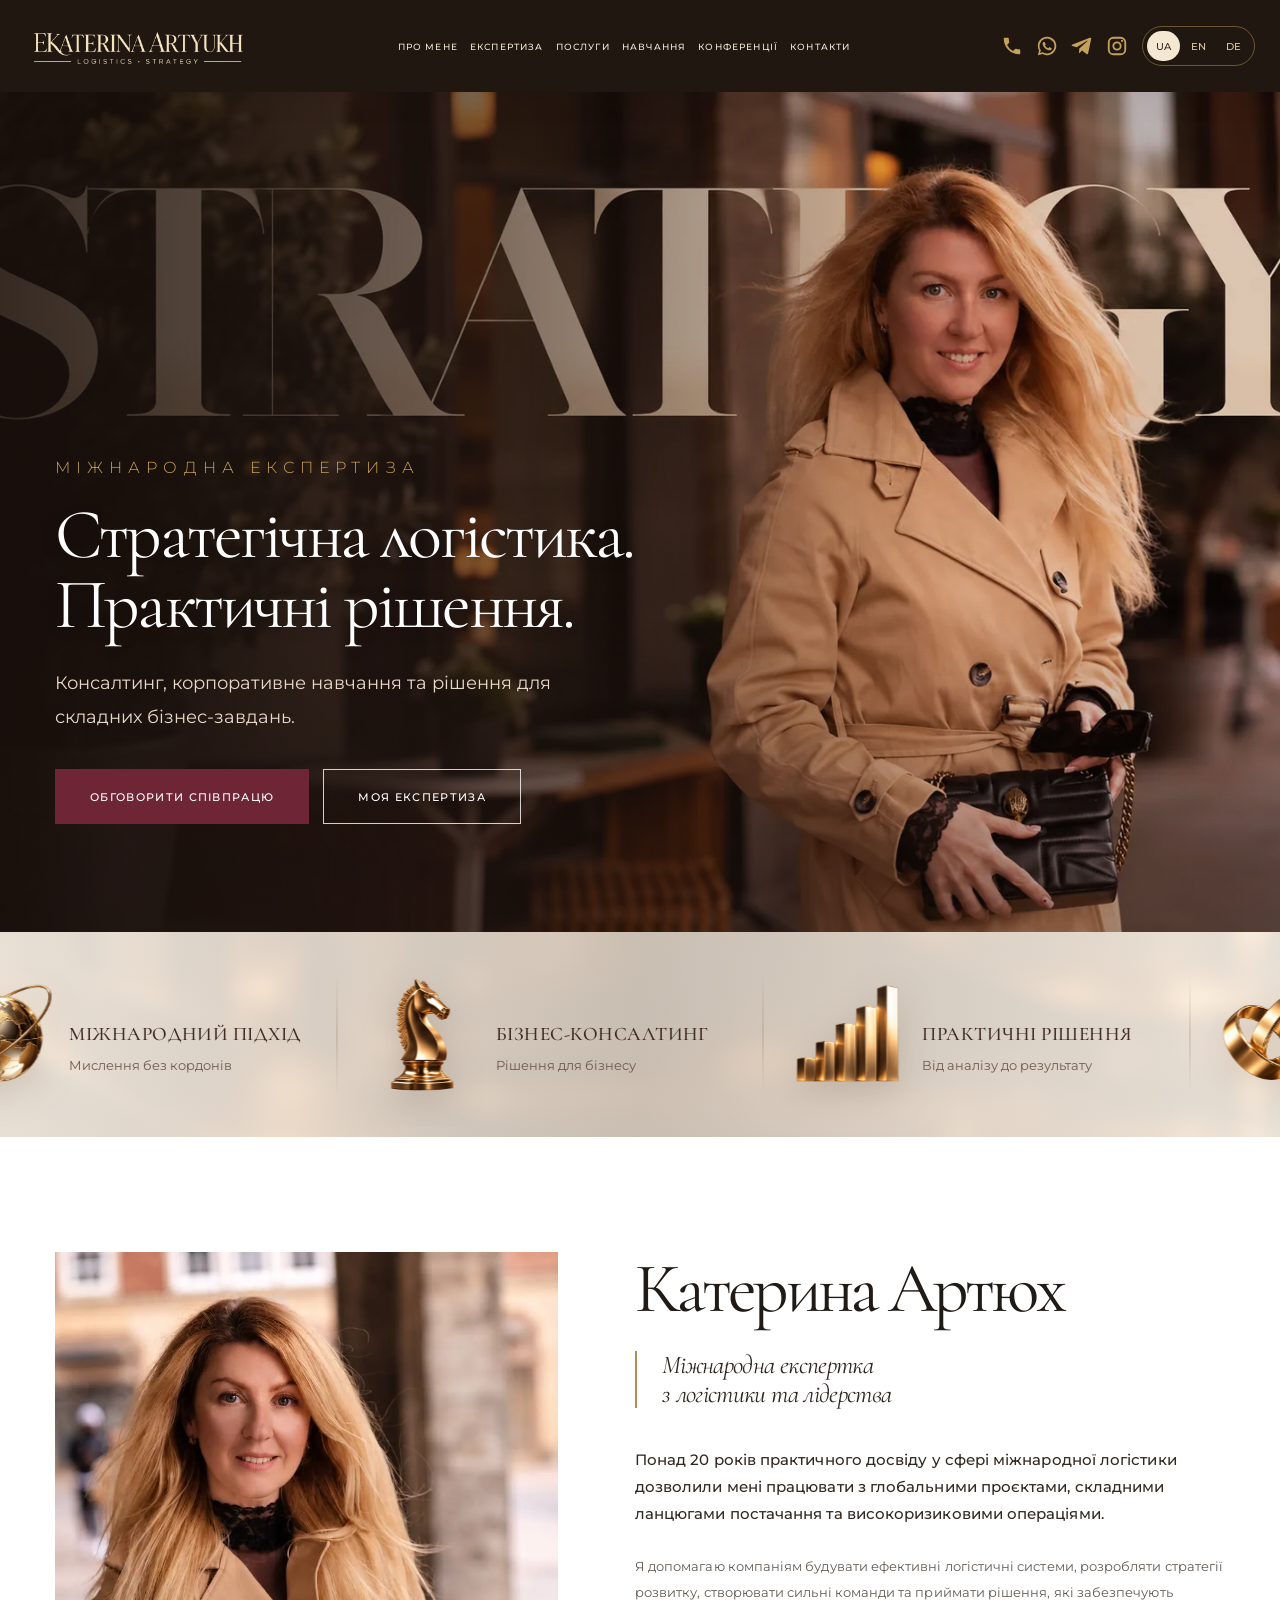
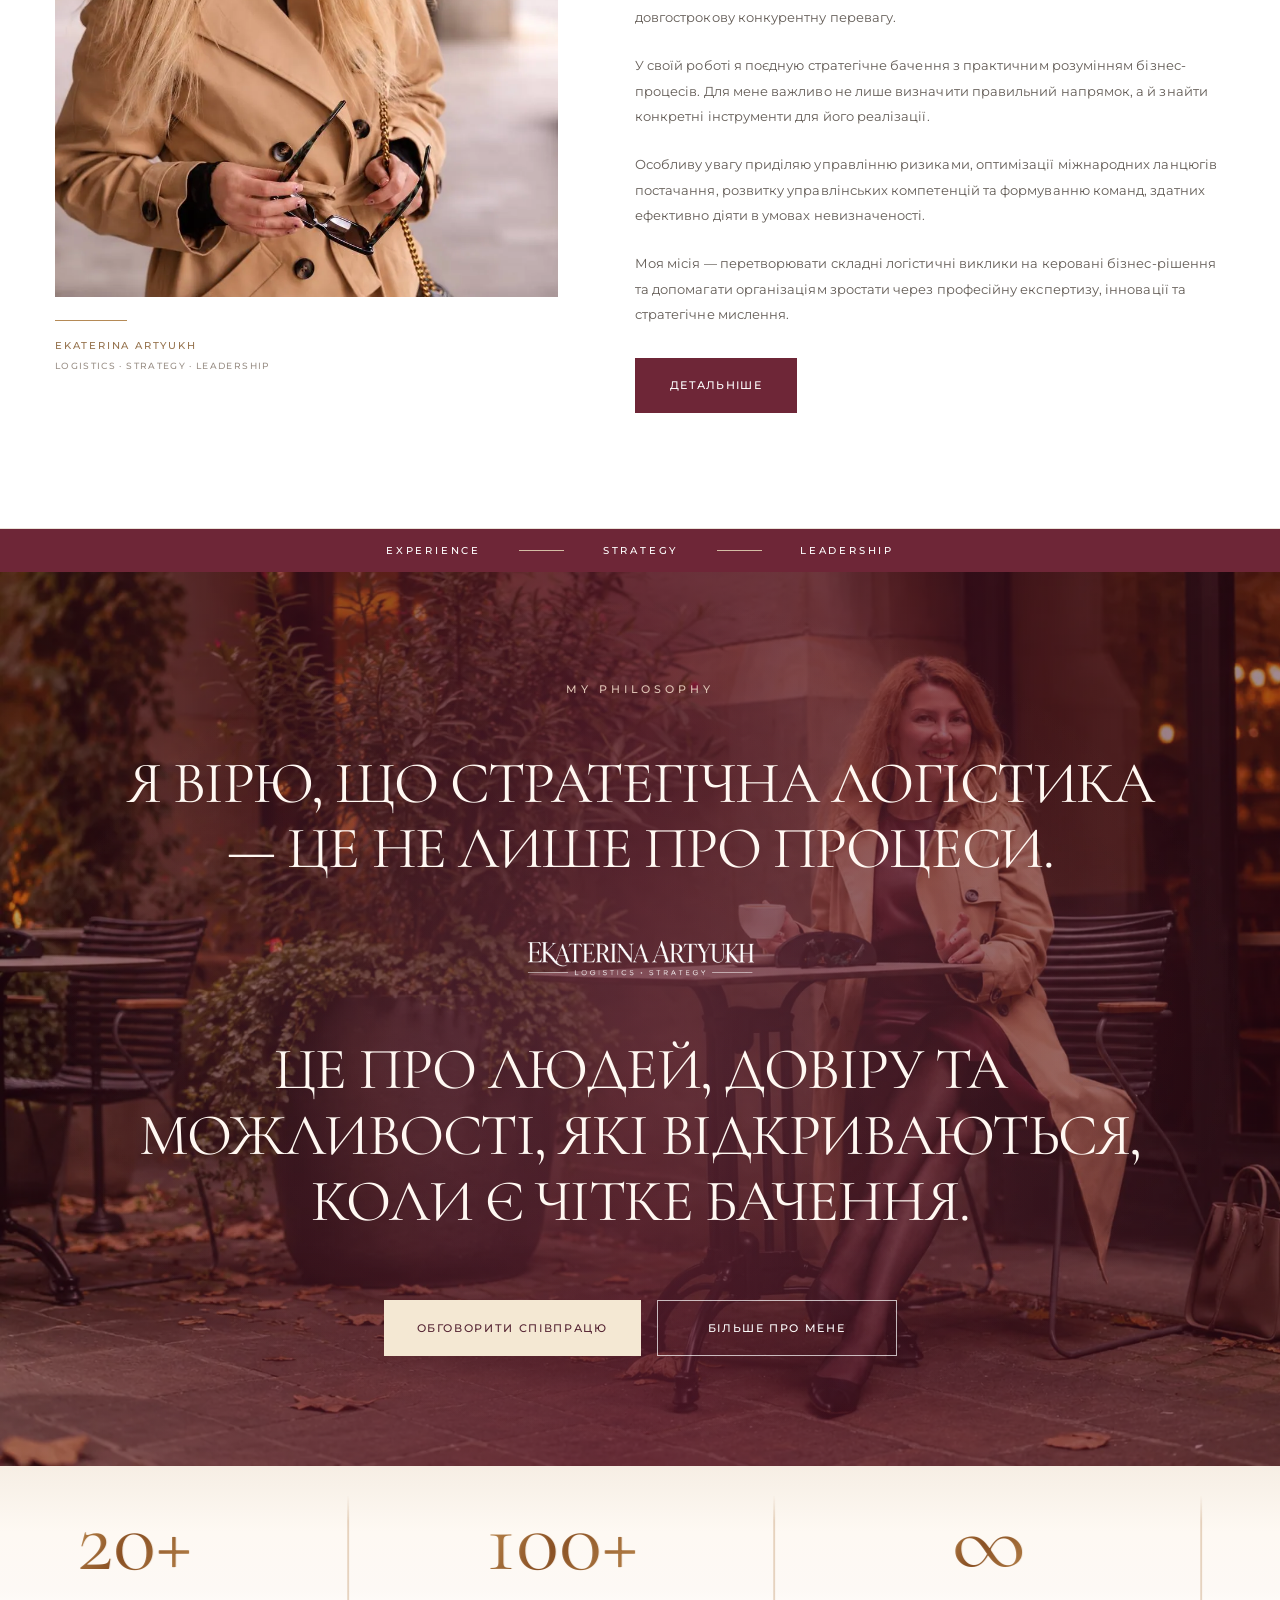
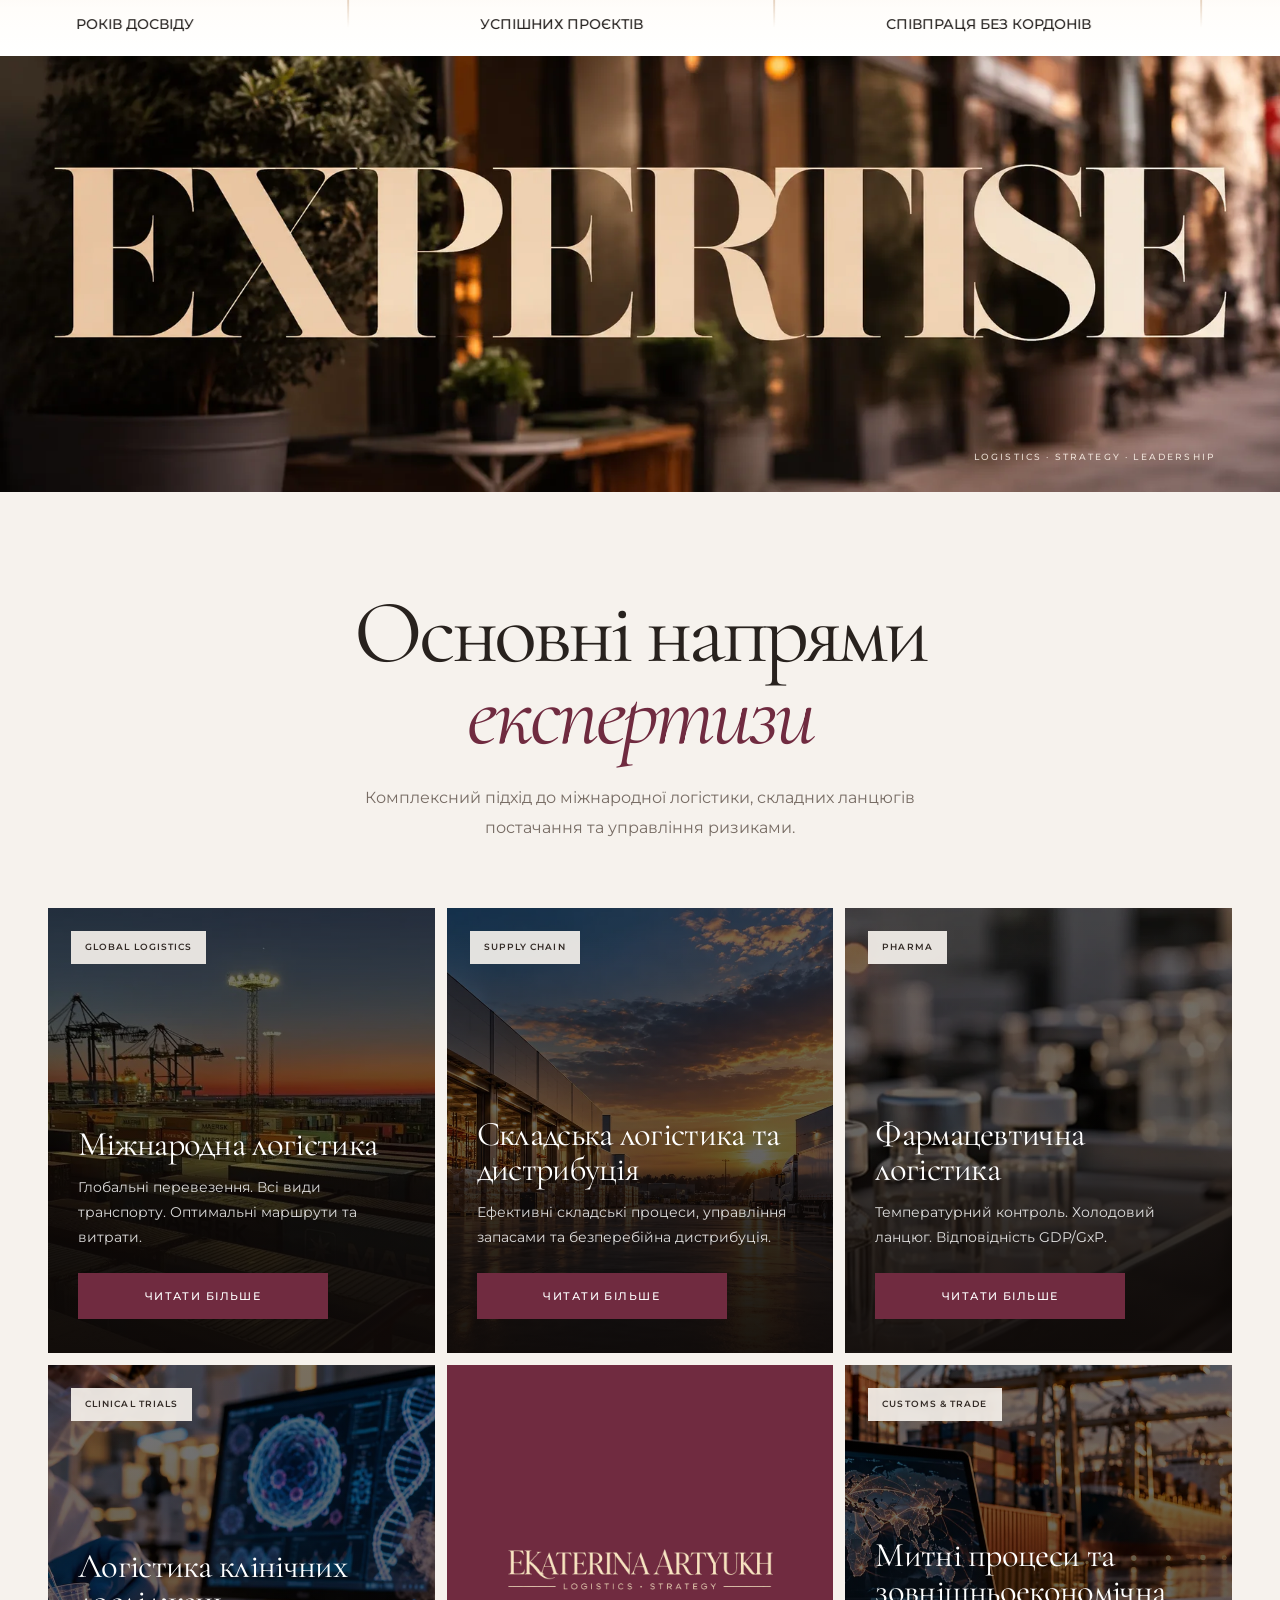
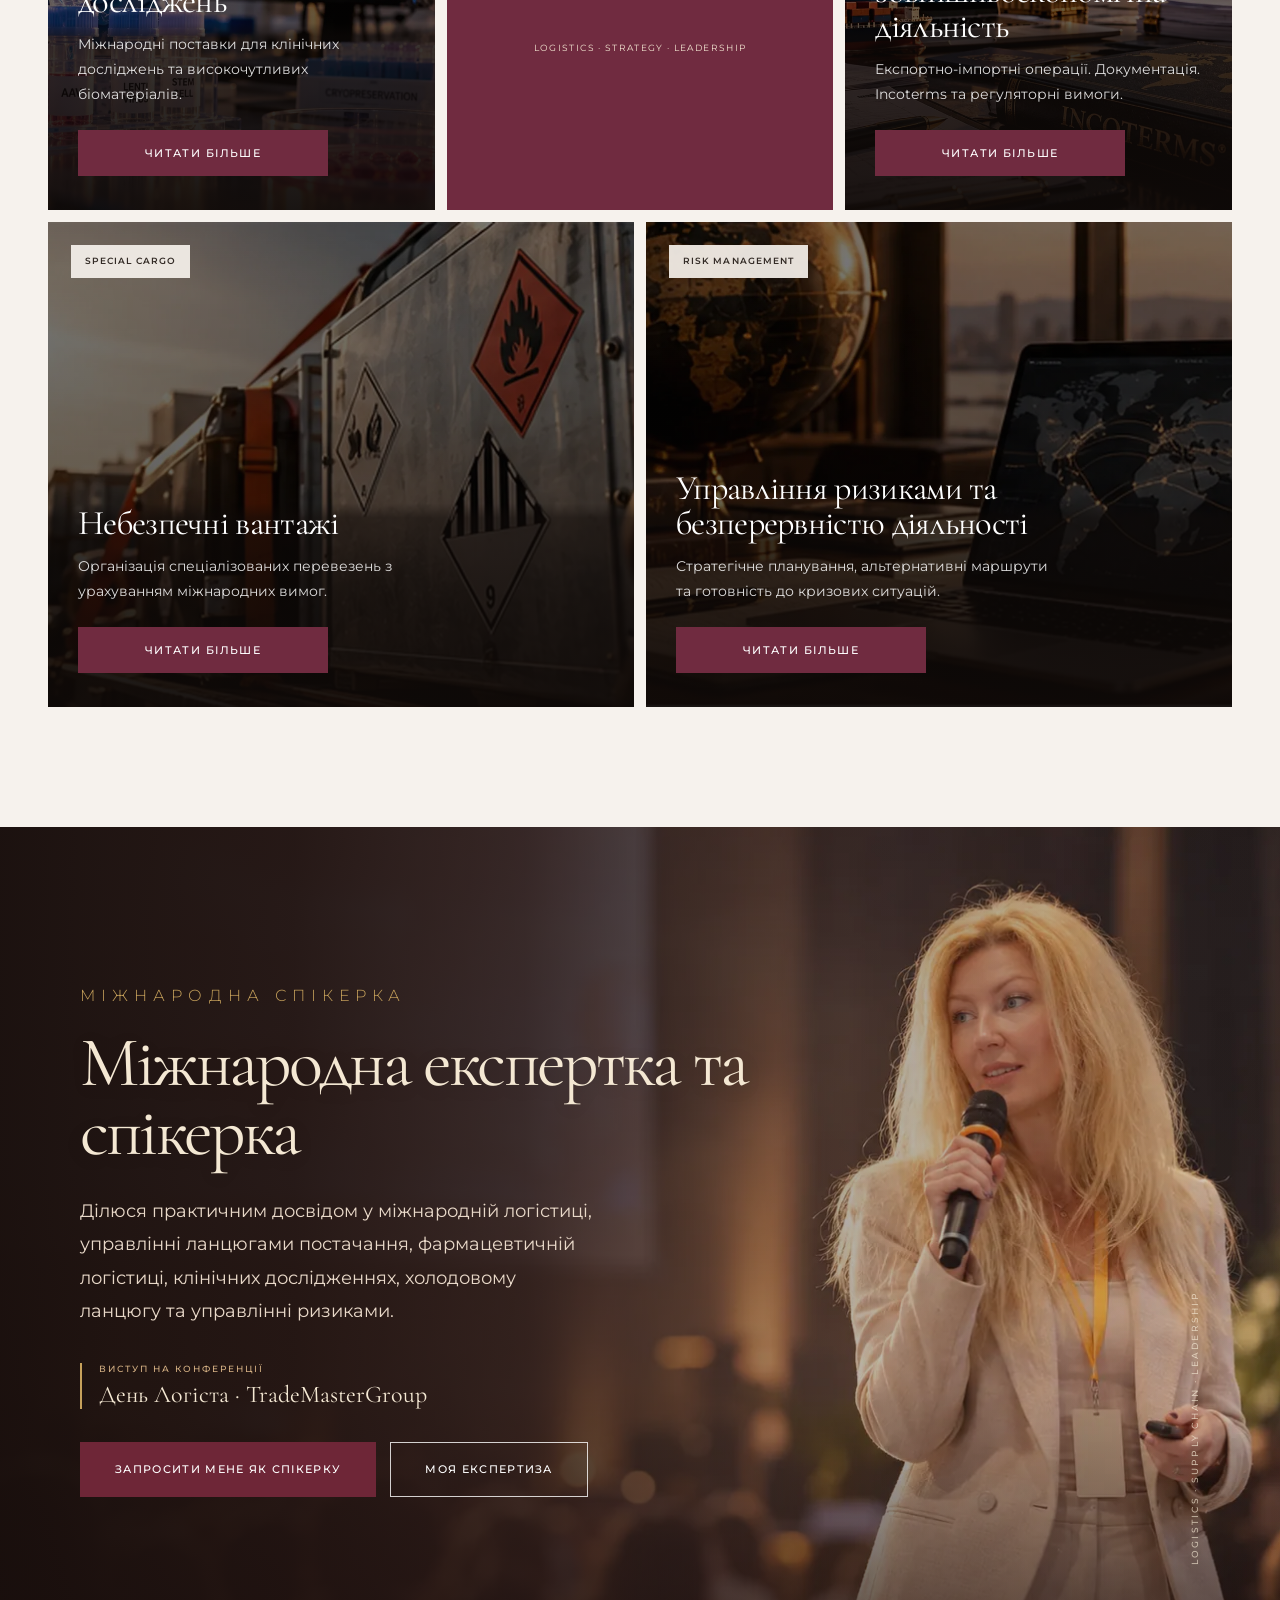
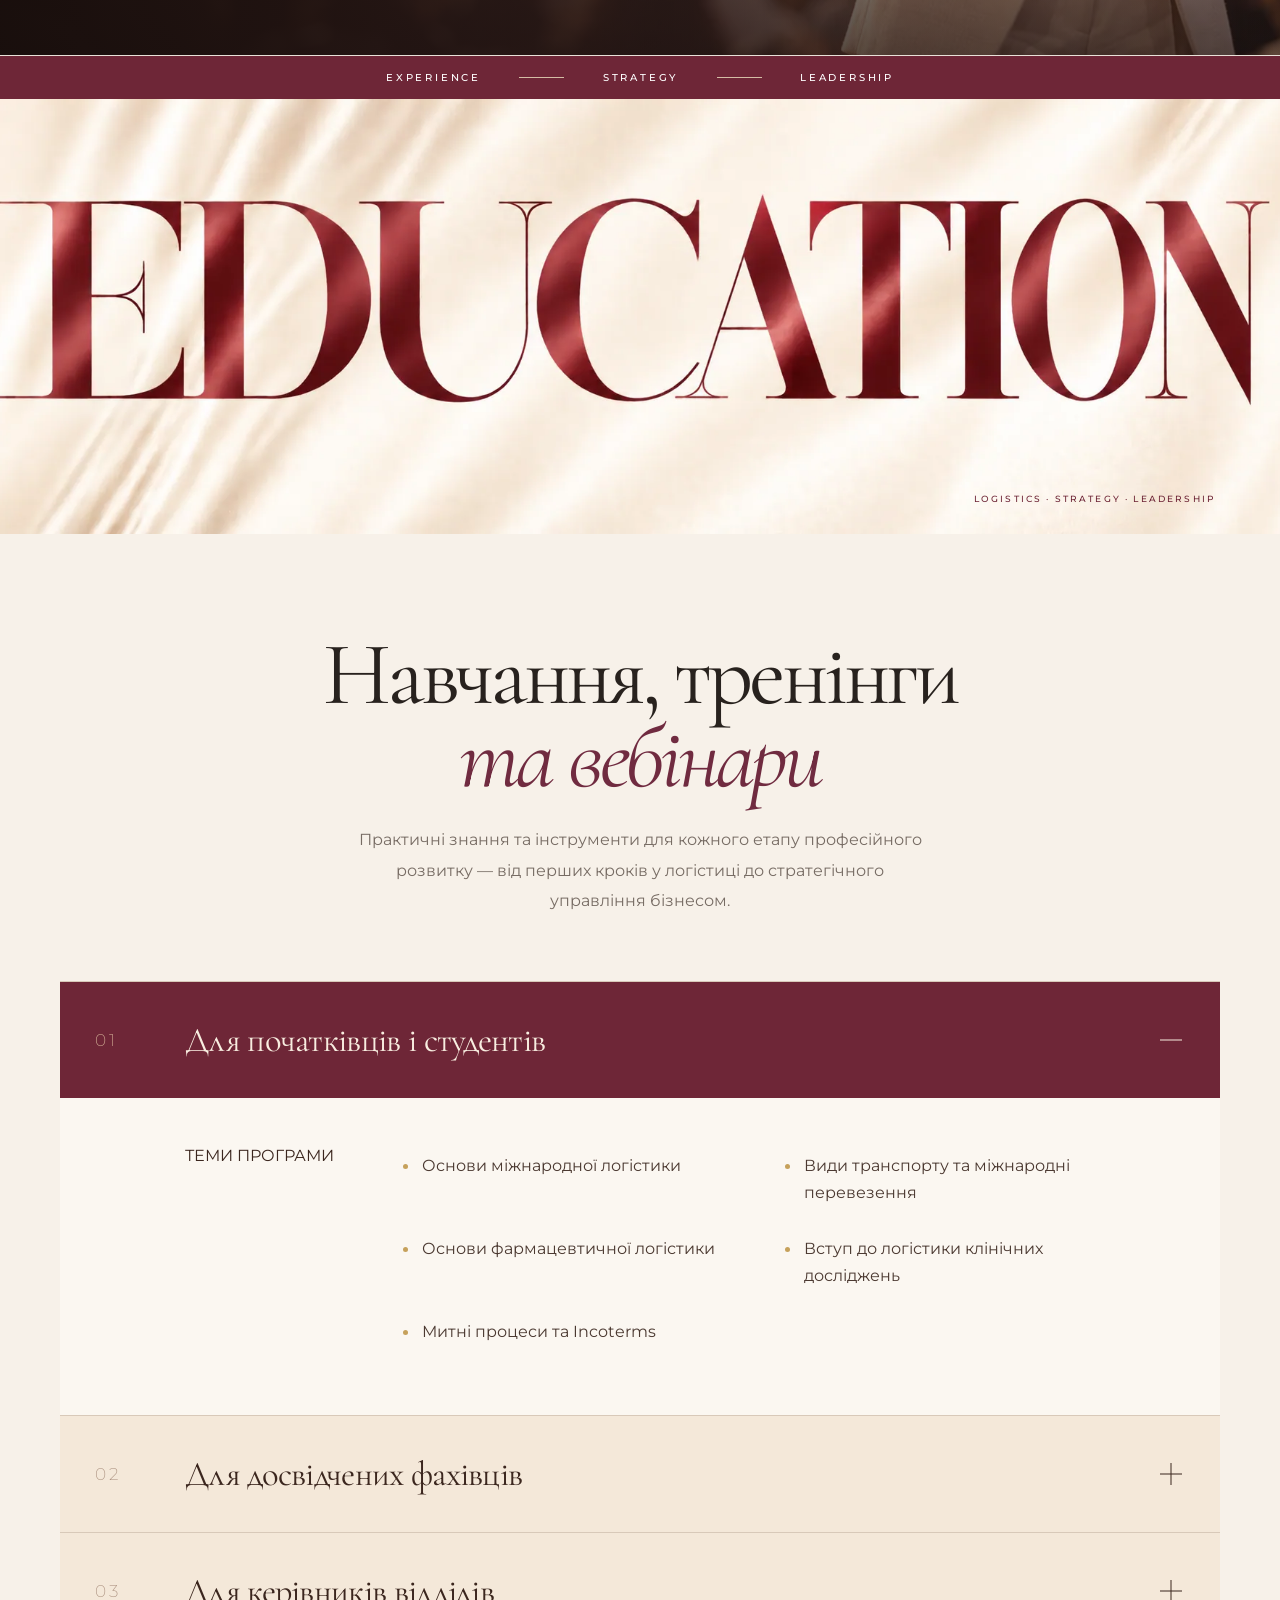
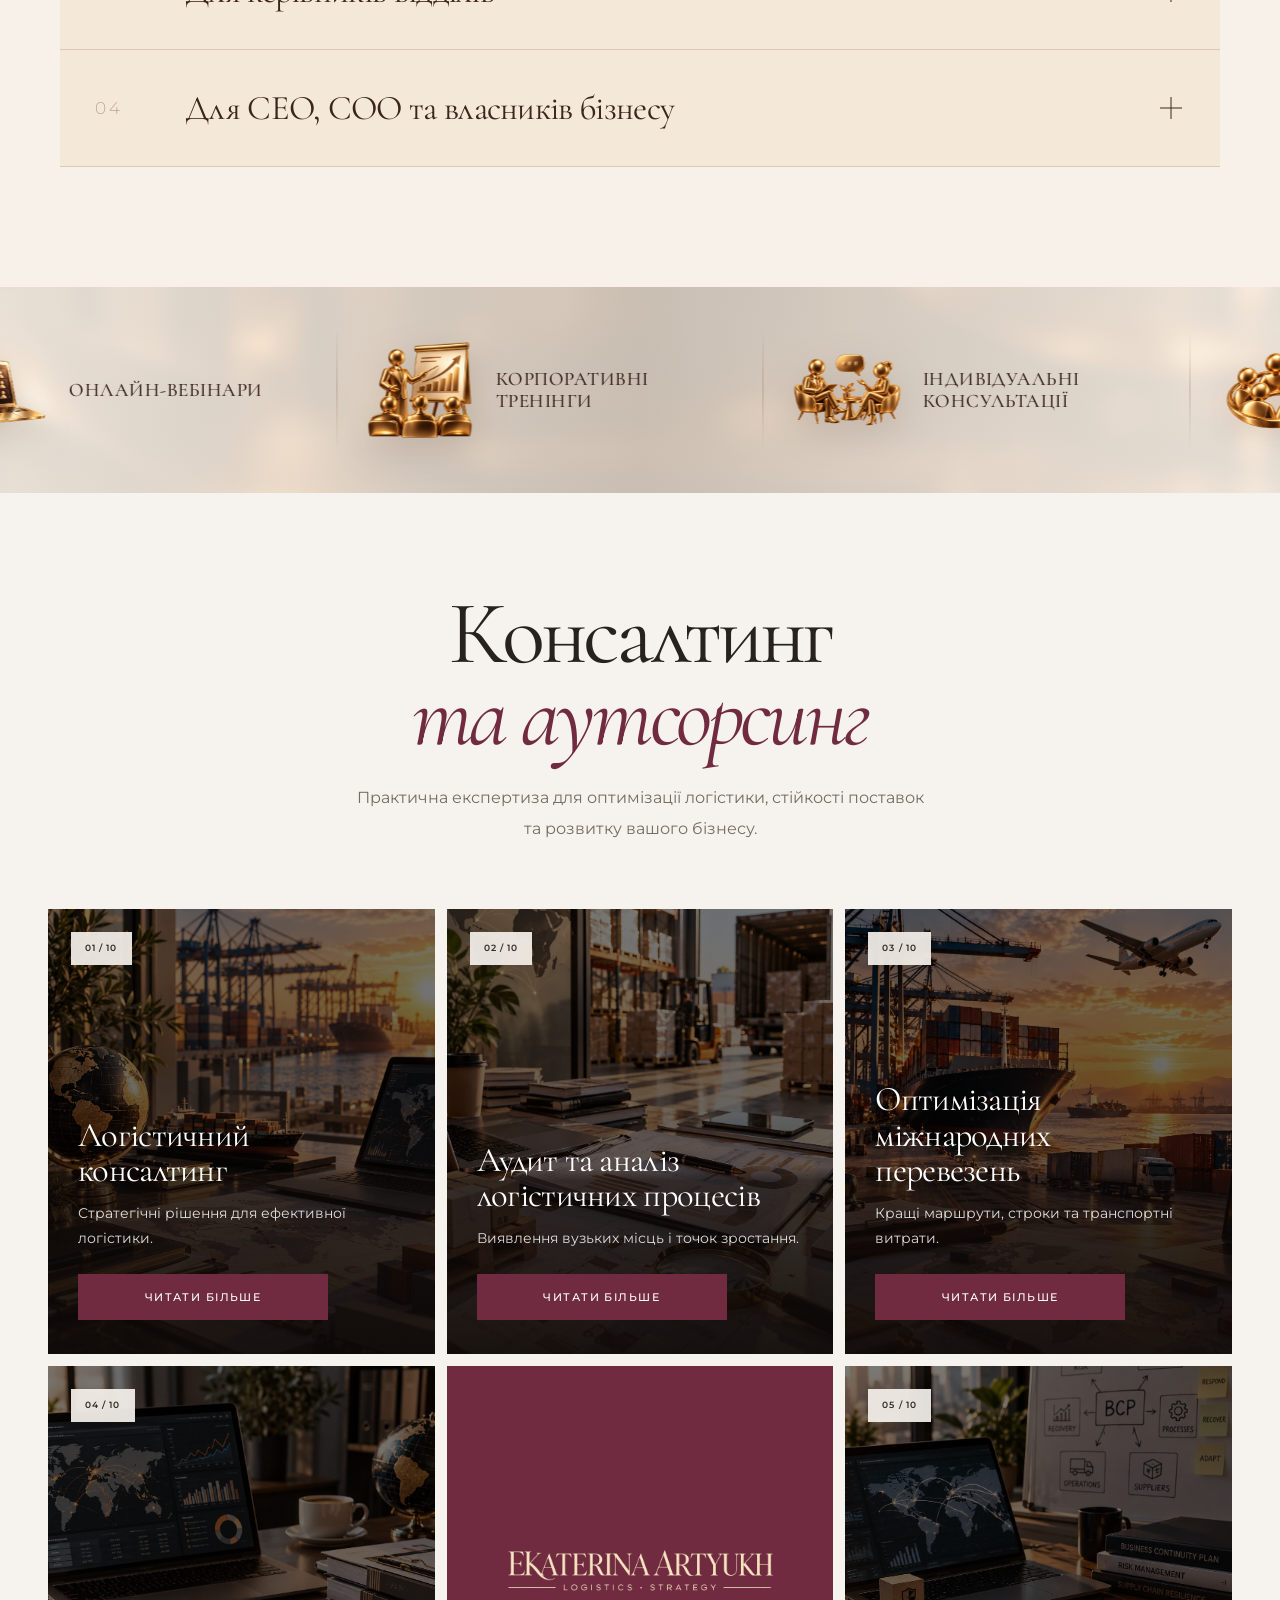
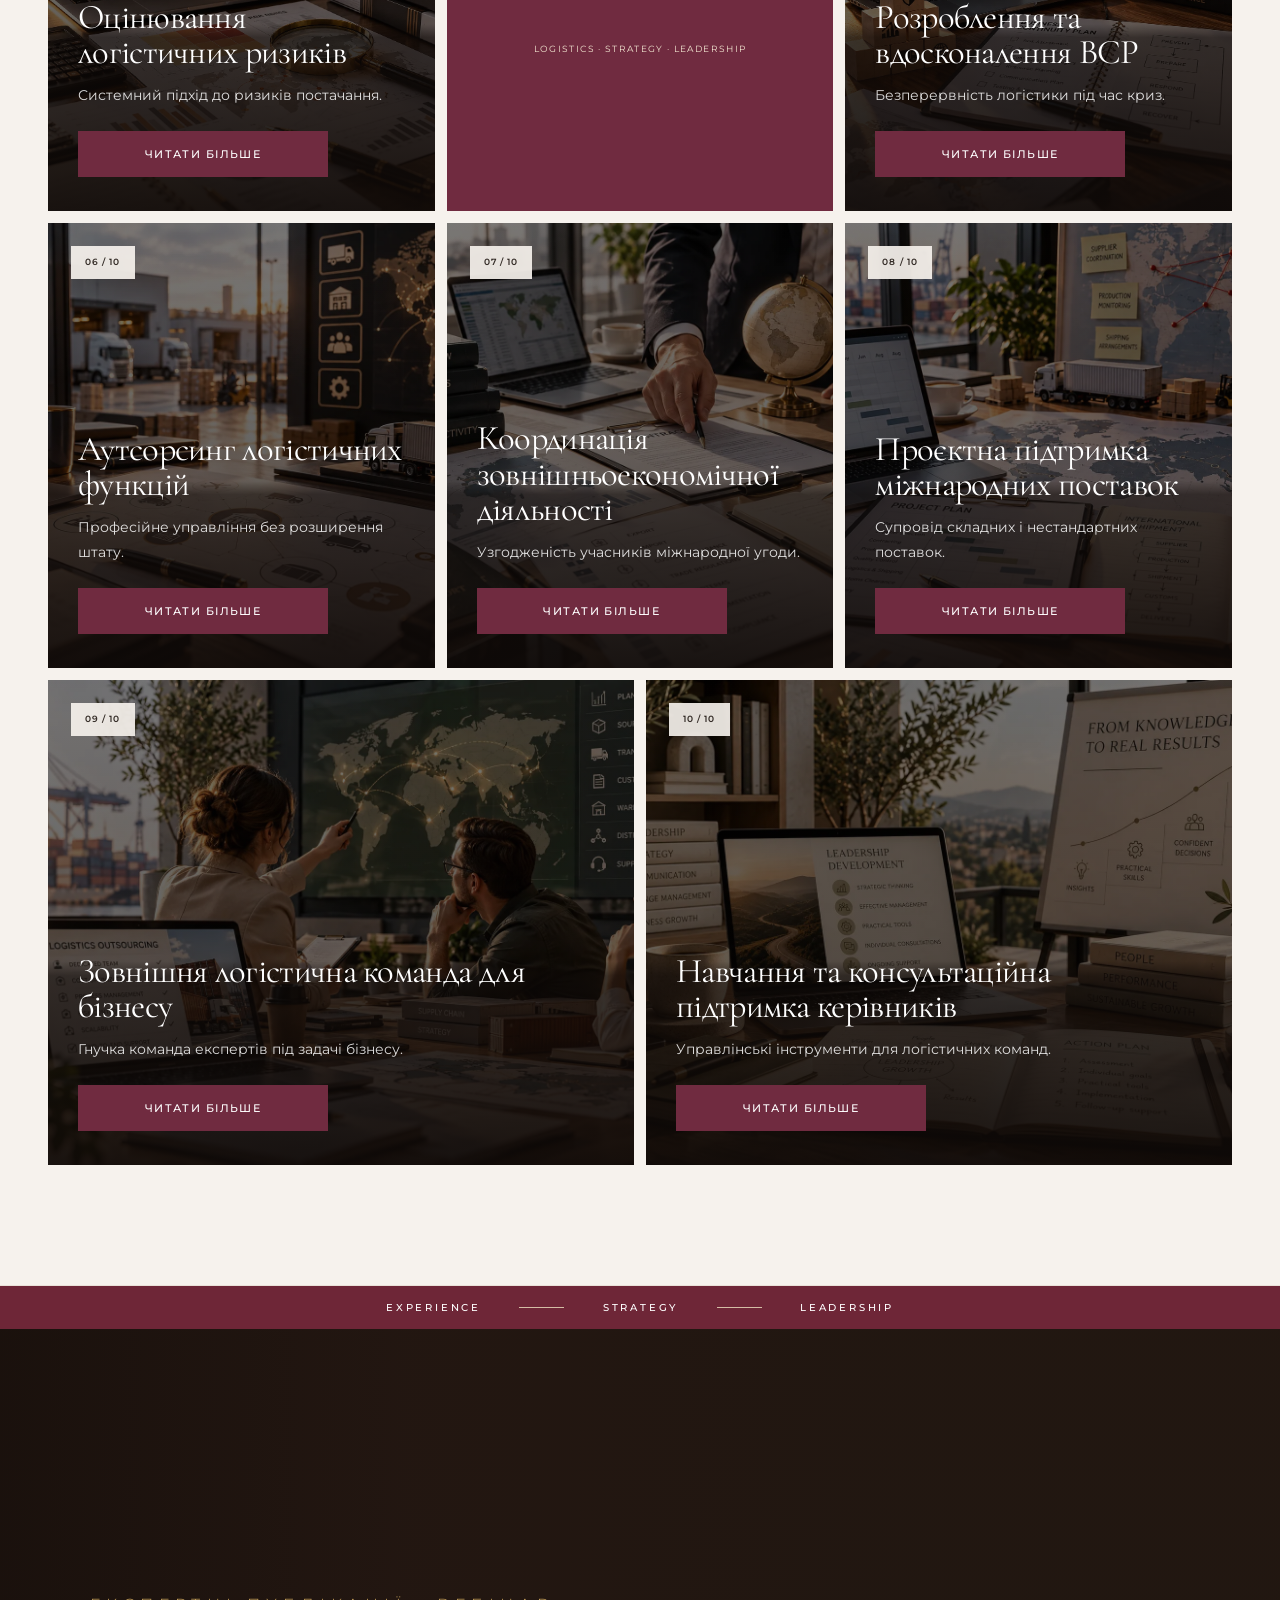
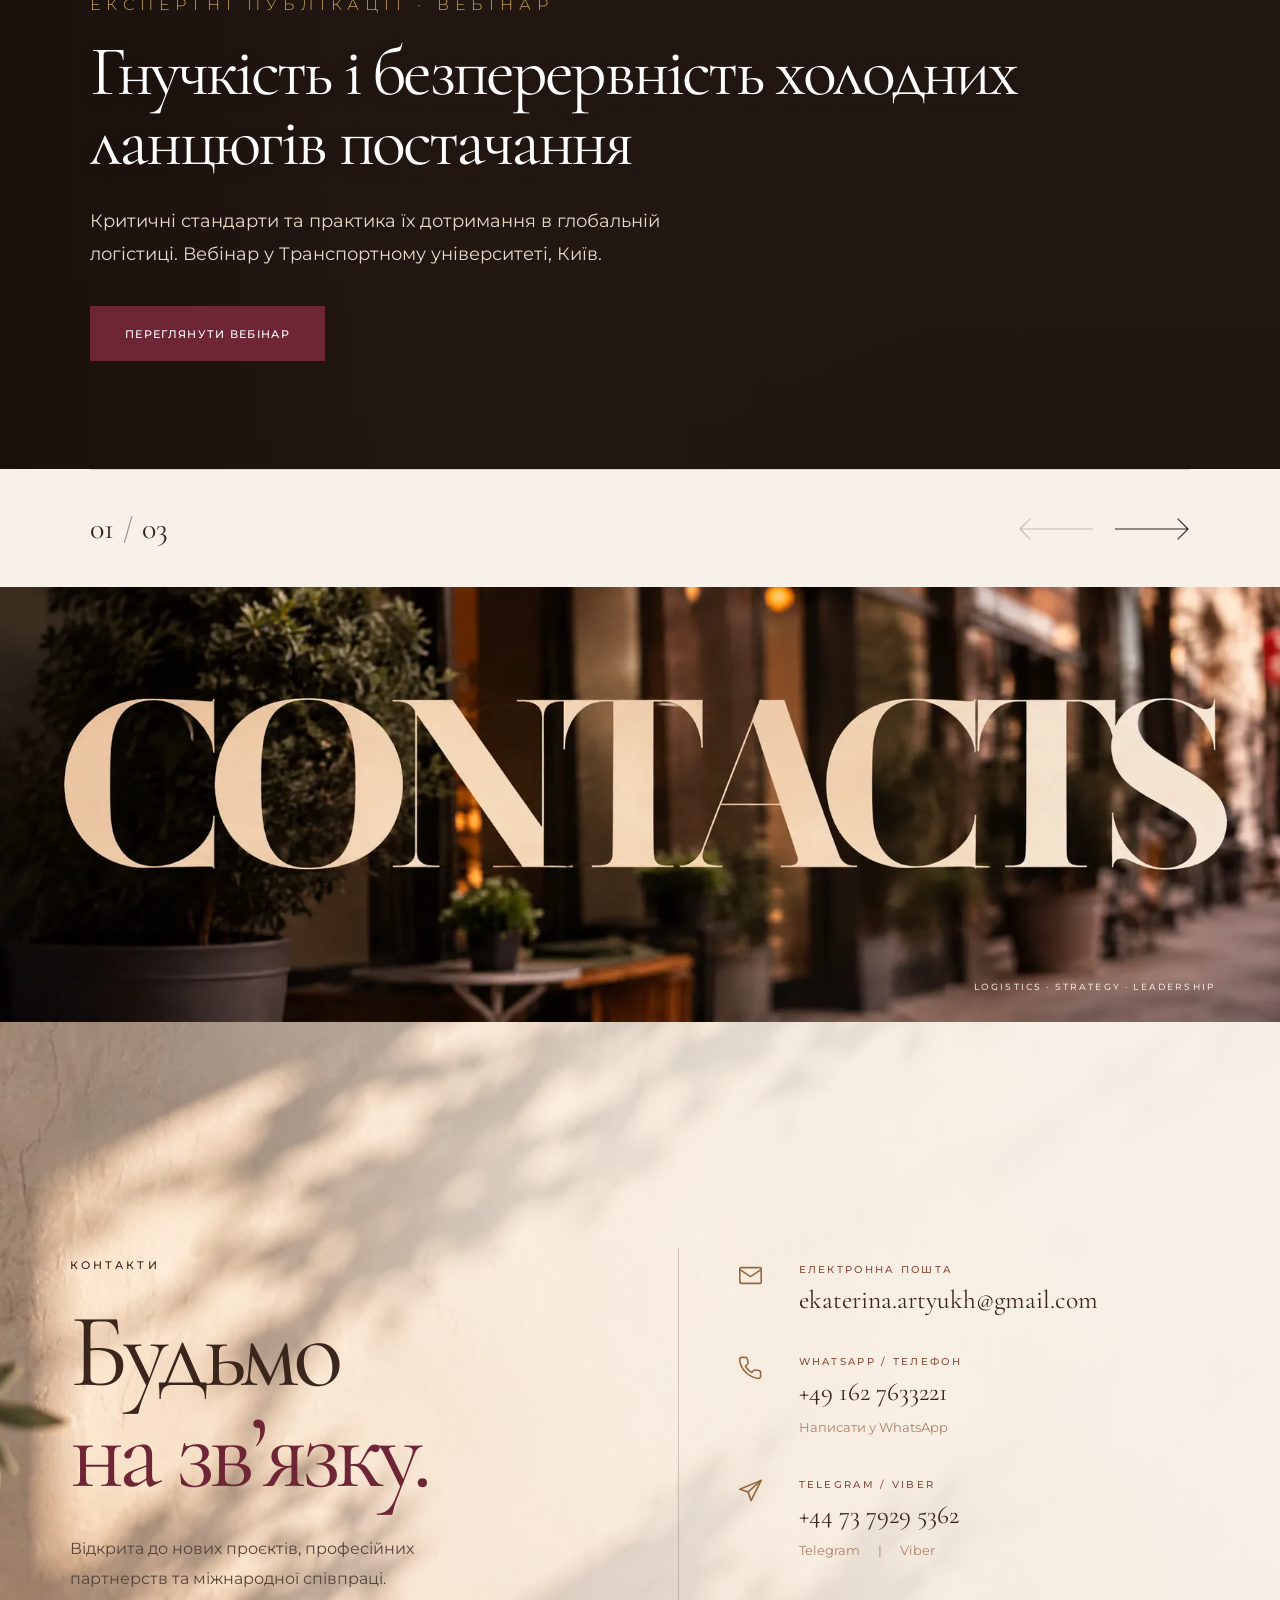
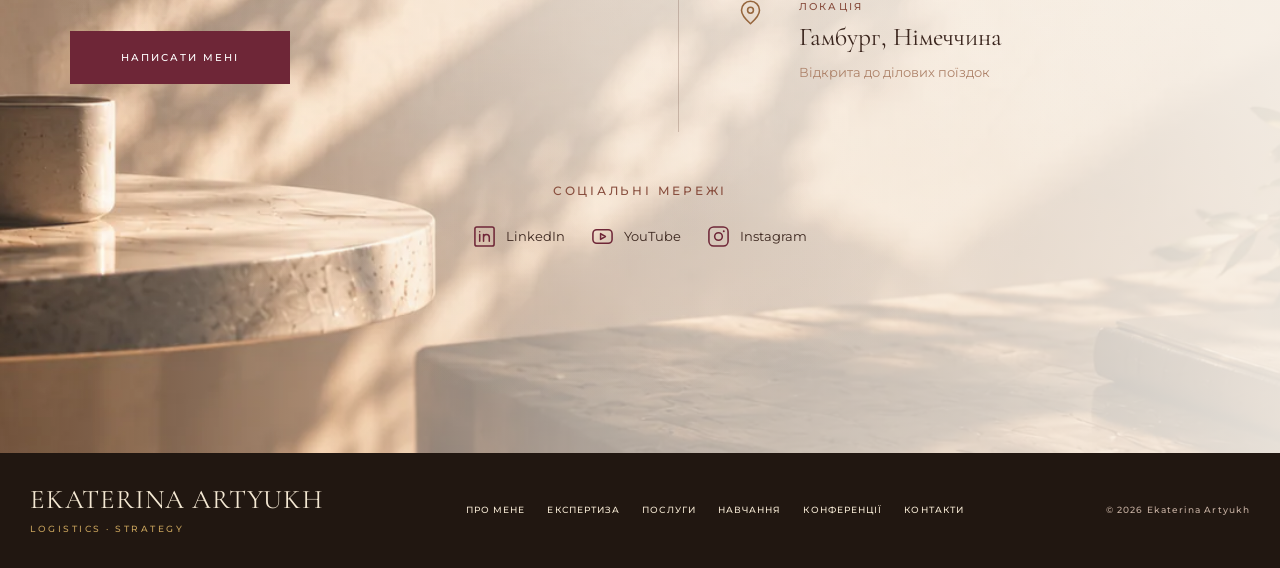
<file: index.html>
<!doctype html>

<html lang="uk">
  <head>
    <meta charset="utf-8" />
    <meta
      name="google-site-verification"
      content="EGwaKx04b2LRXVBuNNCwe51BIDoMl4UDLcf9LfwEhhY"
    />
    <meta content="width=device-width, initial-scale=1" name="viewport" />
    <meta content="#f4eee8" name="theme-color" />
    <meta
      content="Ekaterina Artyukh — стратегічна логістика, консалтинг, корпоративне навчання та міжнародна співпраця."
      data-i18n-content="pageDescription"
      name="description"
    />
    <title>Ekaterina Artyukh — Стратегічна логістика та консалтинг</title>
    <link
      rel="preload"
      as="image"
      href="img/ekaterina-hero.webp"
      media="(min-width: 768px)"
      fetchpriority="high"
    />
    <link
      rel="preload"
      as="image"
      href="img/hero-mobile.webp"
      media="(max-width: 767px)"
      fetchpriority="high"
    />
    <link href="https://fonts.googleapis.com" rel="preconnect" />
    <link crossorigin="" href="https://fonts.gstatic.com" rel="preconnect" />
    <link
      href="https://fonts.googleapis.com/css2?family=Cormorant+Garamond:wght@400;500;600&amp;family=Montserrat:wght@400;500;600&amp;display=swap"
      rel="stylesheet"
    />
    <link href="style.css" rel="stylesheet" />
    <script defer="" src="translations.js"></script>
    <script defer="" src="app.js"></script>
    <meta content="website" property="og:type" />
    <meta content="Ekaterina Artyukh" property="og:site_name" />
    <meta
      content="Ekaterina Artyukh — Стратегічна логістика та консалтинг"
      property="og:title"
    />
    <meta
      content="Міжнародна логістика, стратегічний консалтинг, корпоративне навчання та практичні рішення для бізнесу."
      property="og:description"
    />
    <meta content="https://ekaterinaartyukh.com/" property="og:url" />
    <meta
      content="https://ekaterinaartyukh.com/img/og-image.jpg"
      property="og:image"
    />
    <meta
      content="https://ekaterinaartyukh.com/img/og-image.jpg"
      property="og:image:secure_url"
    />
    <meta content="image/jpeg" property="og:image:type" />
    <meta content="1200" property="og:image:width" />
    <meta content="630" property="og:image:height" />
    <meta
      content="Ekaterina Artyukh — міжнародна логістика та стратегічний консалтинг"
      property="og:image:alt"
    />
    <meta content="summary_large_image" name="twitter:card" />
    <meta
      name="twitter:description"
      content="Міжнародна логістика, стратегічний консалтинг, корпоративне навчання та практичні рішення для бізнесу."
    />
    <meta
      content="Ekaterina Artyukh — Стратегічна логістика та консалтинг"
      name="twitter:title"
    />
    <meta
      content="https://ekaterinaartyukh.com/img/og-image.jpg"
      name="twitter:image"
    />
    <link href="https://ekaterinaartyukh.com/" rel="canonical" />
    <link href="img/ekaterina-logo.webp" rel="icon" type="image/webp" />
    <meta content="index, follow" name="robots" />
    <script type="application/ld+json">
      {
        "@context": "https://schema.org",
        "@type": "Person",
        "name": "Ekaterina Artyukh",
        "url": "https://ekaterinaartyukh.com/",
        "jobTitle": "International Logistics Consultant",
        "sameAs": [
          "https://www.linkedin.com/in/ekaterina-artyukh/",
          "https://youtube.com/@ekaterinaartyukhlogistics"
        ],
        "inLanguage": "uk"
      }
    </script>
    <link href="https://ekaterinaartyukh.com/" hreflang="uk" rel="alternate" />
    <link
      href="https://ekaterinaartyukh.com/en/"
      hreflang="en"
      rel="alternate"
    />
    <link
      href="https://ekaterinaartyukh.com/de/"
      hreflang="de"
      rel="alternate"
    />
    <link
      href="https://ekaterinaartyukh.com/"
      hreflang="x-default"
      rel="alternate"
    />
  </head>
  <body>
    <header class="site-header" id="top">
      <div class="header-inner">
        <a
          aria-label="Ekaterina Artyukh — головна"
          class="brand"
          data-i18n-aria-label="brandAria"
          href="#top"
          ><img
            alt="Ekaterina Artyukh — Logistics · Strategy"
            decoding="async"
            height="104"
            src="img/ekaterina-logo-white.webp"
            width="320"
        /></a>
        <nav
          aria-label="Основна навігація"
          class="desktop-nav"
          data-i18n-aria-label="navMain"
        >
          <a data-i18n="about" href="#about">ПРО МЕНЕ</a
          ><a data-i18n="expertise" href="#expertise">ЕКСПЕРТИЗА</a
          ><a data-i18n="services" href="#services">ПОСЛУГИ</a
          ><a data-i18n="training" href="#training">НАВЧАННЯ</a
          ><a data-i18n="speaking" href="#speaking">КОНФЕРЕНЦІЇ</a
          ><a data-i18n="contact" href="#contact">КОНТАКТИ</a>
        </nav>
        <div class="header-actions">
          <div
            aria-label="Соціальні мережі"
            class="social-links"
            data-i18n-aria-label="socialMedia"
          >
            <a
              aria-label="Телефон — +49 162 7633221"
              class="social-icon"
              data-i18n-title="phoneTitle"
              href="tel:+491627633221"
              title="Телефон"
              ><svg aria-hidden="true" viewbox="0 0 24 24">
                <path
                  d="M6.62 10.79a15.05 15.05 0 006.59 6.59l2.2-2.2a1 1 0 011.01-.24c1.12.37 2.33.56 3.58.56a1 1 0 011 1V20a1 1 0 01-1 1C10.61 21 3 13.39 3 4a1 1 0 011-1h3.5a1 1 0 011 1c0 1.25.2 2.46.56 3.58a1 1 0 01-.25 1.01z"
                ></path></svg></a
            ><a
              aria-label="WhatsApp — +49 162 7633221"
              class="social-icon"
              href="https://wa.me/491627633221"
              rel="noopener noreferrer"
              target="_blank"
              title="WhatsApp"
              ><svg aria-hidden="true" viewbox="0 0 24 24">
                <path
                  d="M12.04 2C6.51 2 2 6.49 2 12c0 1.76.46 3.48 1.33 5L2 22l5.13-1.34A10 10 0 1012.04 2zm0 18.16c-1.5 0-2.96-.4-4.24-1.16l-.3-.18-3.04.8.81-2.97-.2-.31A8.14 8.14 0 1112.04 20.16zm4.47-6.1c-.24-.12-1.44-.71-1.66-.79-.22-.08-.38-.12-.54.12-.16.24-.62.79-.76.95-.14.16-.28.18-.52.06-.24-.12-1.01-.37-1.92-1.18-.71-.63-1.19-1.41-1.33-1.65-.14-.24-.01-.37.11-.49.11-.11.24-.28.36-.42.12-.14.16-.24.24-.4.08-.16.04-.3-.02-.42-.06-.12-.54-1.3-.74-1.78-.19-.46-.38-.4-.54-.41h-.46c-.16 0-.42.06-.64.3-.22.24-.84.82-.84 2s.86 2.32.98 2.48c.12.16 1.7 2.6 4.12 3.64.58.25 1.03.4 1.38.51.58.18 1.1.16 1.52.1.46-.07 1.44-.59 1.64-1.16.2-.57.2-1.06.14-1.16-.06-.1-.22-.16-.46-.28z"
                ></path></svg></a
            ><a
              aria-label="Telegram"
              class="social-icon"
              href="https://t.me/+447379295362"
              rel="noopener noreferrer"
              target="_blank"
              title="Telegram"
              ><svg aria-hidden="true" viewbox="0 0 24 24">
                <path
                  d="M21.9 4.6 18.7 19.8c-.24 1.07-.87 1.33-1.77.83l-4.9-3.6-2.36 2.28c-.26.26-.48.48-.98.48l.35-4.96L18.1 6.6c.4-.35-.09-.55-.62-.2L6.26 13.47l-4.83-1.5c-1.05-.33-1.07-1.05.22-1.56L20.53 3.1c.88-.33 1.65.2 1.37 1.5z"
                ></path>
              </svg>
            </a>
            <a
              aria-label="Instagram"
              class="social-icon"
              href="https://instagram.com/ekaterina.logisticsglobal?psln=NG01MWJxdGo4YTRq&amp;utm_source=qr"
              rel="noopener noreferrer"
              target="_blank"
              title="Instagram"
              ><svg aria-hidden="true" viewbox="0 0 24 24">
                <rect
                  fill="none"
                  height="18"
                  rx="5"
                  stroke="currentColor"
                  stroke-width="2"
                  width="18"
                  x="3"
                  y="3"
                ></rect>
                <circle
                  cx="12"
                  cy="12"
                  fill="none"
                  r="4"
                  stroke="currentColor"
                  stroke-width="2"
                ></circle>
                <circle cx="17.5" cy="6.5" r="1.2"></circle></svg
            ></a>
          </div>
          <div
            aria-label="Оберіть мову"
            class="lang-switch"
            data-i18n-aria-label="chooseLanguage"
            role="group"
          >
            <button
              aria-pressed="true"
              class="active"
              data-lang="uk"
              type="button"
            >
              UA</button
            ><button aria-pressed="false" class="" data-lang="en" type="button">
              EN</button
            ><button aria-pressed="false" class="" data-lang="de" type="button">
              DE
            </button>
          </div>
          <button
            aria-controls="mobile-nav"
            aria-expanded="false"
            aria-label="Відкрити меню"
            class="menu-toggle"
            type="button"
          >
            <span></span><span></span><span></span>
          </button>
        </div>
      </div>
      <nav
        aria-label="Мобільна навігація"
        class="mobile-nav"
        data-i18n-aria-label="navMobile"
        id="mobile-nav"
        inert=""
      >
        <a data-i18n="about" href="#about">ПРО МЕНЕ</a
        ><a data-i18n="expertise" href="#expertise">ЕКСПЕРТИЗА</a
        ><a data-i18n="services" href="#services">ПОСЛУГИ</a
        ><a data-i18n="training" href="#training">НАВЧАННЯ</a
        ><a data-i18n="speaking" href="#speaking">КОНФЕРЕНЦІЇ</a
        ><a data-i18n="contact" href="#contact">КОНТАКТИ</a>
        <div
          aria-label="Соціальні мережі"
          class="social-links"
          data-i18n-aria-label="socialMedia"
        >
          <a
            aria-label="Телефон — +49 162 7633221"
            class="social-icon"
            data-i18n-title="phoneTitle"
            href="tel:+491627633221"
            title="Телефон"
            ><svg aria-hidden="true" viewbox="0 0 24 24">
              <path
                d="M6.62 10.79a15.05 15.05 0 006.59 6.59l2.2-2.2a1 1 0 011.01-.24c1.12.37 2.33.56 3.58.56a1 1 0 011 1V20a1 1 0 01-1 1C10.61 21 3 13.39 3 4a1 1 0 011-1h3.5a1 1 0 011 1c0 1.25.2 2.46.56 3.58a1 1 0 01-.25 1.01z"
              ></path></svg></a
          ><a
            aria-label="WhatsApp — +49 162 7633221"
            class="social-icon"
            href="https://wa.me/491627633221"
            rel="noopener noreferrer"
            target="_blank"
            title="WhatsApp"
          >
            <svg aria-hidden="true" viewbox="0 0 24 24">
              <path
                d="M12.04 2C6.51 2 2 6.49 2 12c0 1.76.46 3.48 1.33 5L2 22l5.13-1.34A10 10 0 1012.04 2zm0 18.16c-1.5 0-2.96-.4-4.24-1.16l-.3-.18-3.04.8.81-2.97-.2-.31A8.14 8.14 0 1112.04 20.16zm4.47-6.1c-.24-.12-1.44-.71-1.66-.79-.22-.08-.38-.12-.54.12-.16.24-.62.79-.76.95-.14.16-.28.18-.52.06-.24-.12-1.01-.37-1.92-1.18-.71-.63-1.19-1.41-1.33-1.65-.14-.24-.01-.37.11-.49.11-.11.24-.28.36-.42.12-.14.16-.24.24-.4.08-.16.04-.3-.02-.42-.06-.12-.54-1.3-.74-1.78-.19-.46-.38-.4-.54-.41h-.46c-.16 0-.42.06-.64.3-.22.24-.84.82-.84 2s.86 2.32.98 2.48c.12.16 1.7 2.6 4.12 3.64.58.25 1.03.4 1.38.51.58.18 1.1.16 1.52.1.46-.07 1.44-.59 1.64-1.16.2-.57.2-1.06.14-1.16-.06-.1-.22-.16-.46-.28z"
              ></path>
            </svg> </a
          ><a
            aria-label="Viber — відкрити Viber"
            class="social-icon"
            data-i18n-title="viberTitle"
            href="viber://chat?number=%2B491627633221"
            title="Viber"
          >
            <svg aria-hidden="true" viewbox="0 0 24 24">
              <path
                d="M12 2C6.5 2 3 5.5 3 11c0 2.4.7 4.2 2 5.6L4 21l4.6-1.2c1.1.5 2.2.7 3.4.7 5.5 0 9-3.5 9-9S17.5 2 12 2zm4.7 13.7c-.3.8-1.5 1.5-2.2 1.5-1.8 0-5.9-3.7-6.7-5.9-.3-.9-.2-1.7.3-2.2.2-.2.5-.3.8-.3.2 0 .4 0 .6.5l.8 1.8c.1.3 0 .5-.2.7l-.6.7c.5 1.1 1.5 2 2.6 2.6l.7-.7c.2-.2.4-.3.7-.2l1.8.8c.4.2.5.4.4.7z"
              ></path>
            </svg>
          </a>
          <a
            aria-label="Telegram"
            class="social-icon"
            href="https://t.me/+447379295362"
            rel="noopener noreferrer"
            target="_blank"
            title="Telegram"
          >
            <svg aria-hidden="true" viewbox="0 0 24 24">
              <path
                d="M21.9 4.6 18.7 19.8c-.24 1.07-.87 1.33-1.77.83l-4.9-3.6-2.36 2.28c-.26.26-.48.48-.98.48l.35-4.96L18.1 6.6c.4-.35-.09-.55-.62-.2L6.26 13.47l-4.83-1.5c-1.05-.33-1.07-1.05.22-1.56L20.53 3.1c.88-.33 1.65.2 1.37 1.5z"
              ></path>
            </svg>
          </a>
          <a
            aria-label="Instagram"
            class="social-icon"
            href="https://instagram.com/ekaterina.logisticsglobal?psln=NG01MWJxdGo4YTRq&amp;utm_source=qr"
            rel="noopener noreferrer"
            target="_blank"
            title="Instagram"
            ><svg aria-hidden="true" viewbox="0 0 24 24">
              <rect
                fill="none"
                height="18"
                rx="5"
                stroke="currentColor"
                stroke-width="2"
                width="18"
                x="3"
                y="3"
              ></rect>
              <circle
                cx="12"
                cy="12"
                fill="none"
                r="4"
                stroke="currentColor"
                stroke-width="2"
              ></circle>
              <circle cx="17.5" cy="6.5" r="1.2"></circle></svg
          ></a>
        </div>
      </nav>
    </header>
    <main>
      <section aria-labelledby="hero-title" class="hero">
        <div
          aria-label="Катерина Артюх — міжнародна експертка з логістики"
          class="hero-photo"
          data-i18n-aria-label="heroImage"
          role="img"
        ></div>
        <div class="hero-shade"></div>
        <div class="hero-content">
          <p class="eyebrow" data-i18n="eyebrow">МІЖНАРОДНА ЕКСПЕРТИЗА</p>
          <h1 class="title" data-i18n="title" id="hero-title">
            Стратегічна логістика.<br />Практичні рішення.
          </h1>
          <p class="hero-copy" data-i18n="description">
            Консалтинг, корпоративне навчання та рішення для складних
            бізнес-завдань.
          </p>
          <div class="hero-buttons">
            <a
              class="btn btn-primary"
              data-i18n="cta"
              href="https://wa.me/491627633221"
              >ОБГОВОРИТИ СПІВПРАЦЮ</a
            ><a class="btn btn-outline" data-i18n="secondary" href="#expertise"
              >МОЯ ЕКСПЕРТИЗА</a
            >
          </div>
        </div>
      </section>
      <section
        aria-label="Наші переваги"
        class="benefits benefits-hero"
        data-i18n-aria-label="benefitsAria"
      >
        <div class="benefits-carousel" id="benefitsCarousel">
          <div class="benefits-track">
            <article class="benefit">
              <img
                alt=""
                class="benefit-icon"
                draggable="false"
                src="img/globe.webp"
              />
              <div class="benefit-content">
                <h3 data-i18n="b1">МІЖНАРОДНИЙ ПІДХІД</h3>
                <p data-i18n="b1s">Мислення без кордонів</p>
              </div>
            </article>
            <article class="benefit">
              <img
                alt=""
                class="benefit-icon"
                draggable="false"
                src="img/chess.webp"
              />
              <div class="benefit-content">
                <h3 data-i18n="b2">БІЗНЕС-КОНСАЛТИНГ</h3>
                <p data-i18n="b2s">Рішення для бізнесу</p>
              </div>
            </article>
            <article class="benefit">
              <img
                alt=""
                class="benefit-icon"
                draggable="false"
                src="img/chart.webp"
              />
              <div class="benefit-content">
                <h3 data-i18n="b3">ПРАКТИЧНІ РІШЕННЯ</h3>
                <p data-i18n="b3s">Від аналізу до результату</p>
              </div>
            </article>
            <article class="benefit">
              <img
                alt=""
                class="benefit-icon"
                draggable="false"
                src="img/rings.webp"
              />
              <div class="benefit-content">
                <h3 data-i18n="b4">ЛЮДИ ТА ПАРТНЕРСТВО</h3>
                <p data-i18n="b4s">Співпраця на довіру</p>
              </div>
            </article>
          </div>
        </div>
      </section>
      <section
        aria-labelledby="about-title"
        class="about-section section"
        id="about"
      >
        <div class="about-container">
          <div class="about-layout">
            <div class="about-visual">
              <div class="about-photo-frame">
                <img
                  alt="Катерина Артюх — міжнародна експертка з логістики та лідерства"
                  class="about-photo"
                  data-i18n-alt="aboutImage"
                  decoding="async"
                  loading="lazy"
                  src="img/about.webp"
                />
              </div>
              <div class="about-photo-caption">
                <span class="about-caption-line"></span>
                <span>EKATERINA ARTYUKH</span>
                <span>LOGISTICS · STRATEGY · LEADERSHIP</span>
              </div>
            </div>
            <div class="about-info">
              <h2 class="about-title" data-i18n="aboutHeading" id="about-title">
                Катерина Артюх
              </h2>
              <div class="about-subtitle">
                <p data-i18n="aboutSubtitle">
                  Міжнародна експертка<br />з логістики та лідерства
                </p>
              </div>
              <div class="about-text">
                <p class="about-intro" data-i18n="aboutIntro">
                  Понад 20 років практичного досвіду у сфері міжнародної
                  логістики дозволили мені працювати з глобальними проєктами,
                  складними ланцюгами постачання та високоризиковими операціями.
                </p>
                <p data-i18n="aboutP2">
                  Я допомагаю компаніям будувати ефективні логістичні системи,
                  розробляти стратегії розвитку, створювати сильні команди та
                  приймати рішення, які забезпечують довгострокову конкурентну
                  перевагу.
                </p>
                <p data-i18n="aboutP3">
                  У своїй роботі я поєдную стратегічне бачення з практичним
                  розумінням бізнес-процесів. Для мене важливо не лише визначити
                  правильний напрямок, а й знайти конкретні інструменти для його
                  реалізації.
                </p>
                <p data-i18n="aboutP4">
                  Особливу увагу приділяю управлінню ризиками, оптимізації
                  міжнародних ланцюгів постачання, розвитку управлінських
                  компетенцій та формуванню команд, здатних ефективно діяти в
                  умовах невизначеності.
                </p>
                <p data-i18n="aboutP5">
                  Моя місія — перетворювати складні логістичні виклики на
                  керовані бізнес-рішення та допомагати організаціям зростати
                  через професійну експертизу, інновації та стратегічне
                  мислення.
                </p>
              </div>
              <button
                aria-haspopup="dialog"
                class="btn btn-primary about-details-trigger"
                data-about-open=""
                data-i18n="aboutDetailsButton"
                type="button"
              >
                ДЕТАЛЬНІШЕ
              </button>
            </div>
          </div>
        </div>
      </section>
      <div class="about-bottom">
        <span>EXPERIENCE</span>
        <span class="about-bottom-line"></span>
        <span>STRATEGY</span>
        <span class="about-bottom-line"></span>
        <span>LEADERSHIP</span>
      </div>
      <section aria-label="Філософія Катерини Артюх" class="quote-section">
        <div class="quote-section__content">
          <span class="quote-section__eyebrow"> MY PHILOSOPHY </span>
          <blockquote class="quote-section__quote">
            <p data-i18n="quoteFirst">
              Я ВІРЮ, ЩО СТРАТЕГІЧНА ЛОГІСТИКА — ЦЕ НЕ ЛИШЕ ПРО ПРОЦЕСИ.
            </p>
            <div class="quote-section__logo">
              <img
                alt="Ekaterina Artyukh"
                loading="lazy"
                src="img/ekaterina-logo-white.webp"
              />
            </div>
            <p data-i18n="quoteSecond">
              ЦЕ ПРО ЛЮДЕЙ, ДОВІРУ ТА МОЖЛИВОСТІ, ЯКІ ВІДКРИВАЮТЬСЯ, КОЛИ Є
              ЧІТКЕ БАЧЕННЯ.
            </p>
          </blockquote>
          <div class="quote-section__actions">
            <a
              class="quote-section__btn quote-section__btn--primary"
              data-i18n="quoteCta"
              href="https://wa.me/491627633221"
              rel="noopener noreferrer"
              target="_blank"
              >ОБГОВОРИТИ СПІВПРАЦЮ</a
            >
            <a
              class="quote-section__btn quote-section__btn--outline"
              data-i18n="quoteMore"
              href="#about"
              >БІЛЬШЕ ПРО МЕНЕ</a
            >
          </div>
        </div>
      </section>
      <section aria-label="Наші досягнення" class="stats-section">
        <div class="stats-carousel" id="statsCarousel">
          <div class="stats-track">
            <article class="stats-item">
              <span class="stats-number">20+</span>
              <p data-i18n="stat1">РОКІВ ДОСВІДУ</p>
            </article>
            <article class="stats-item">
              <span class="stats-number">100+</span>
              <p data-i18n="stat2">УСПІШНИХ ПРОЄКТІВ</p>
            </article>
            <article class="stats-item">
              <span class="stats-number">∞</span>
              <p data-i18n="stat3">СПІВПРАЦЯ БЕЗ КОРДОНІВ</p>
            </article>
            <article class="stats-item">
              <span class="stats-number">100%</span>
              <p data-i18n="stat4">ОРІЄНТАЦІЯ НА РЕЗУЛЬТАТ</p>
            </article>
          </div>
        </div>
      </section>
      <section class="expertise-section" id="expertise">
        <div
          aria-label="EXPERTISE — напрями експертизи"
          class="expertise-banner"
          role="img"
        >
          <span class="expertise-banner-caption">
            LOGISTICS · STRATEGY · LEADERSHIP
          </span>
        </div>
        <div class="expertise-container">
          <header class="expertise-heading">
            <h2>
              <span data-i18n="expertiseTitleFirst">Основні напрями</span>
              <em data-i18n="expertiseTitleSecond">експертизи</em>
            </h2>
            <p data-i18n="expertiseIntro">
              Комплексний підхід до міжнародної логістики, складних ланцюгів
              постачання та управління ризиками.
            </p>
          </header>
          <div class="expertise-viewport" id="expertiseCarousel">
            <div class="expertise-grid">
              <article class="expertise-card" data-expertise="international">
                <img
                  alt=""
                  class="expertise-card-image"
                  loading="lazy"
                  src="img/expertise-international.webp"
                />
                <span class="expertise-card-tag" data-i18n="expTagInternational"
                  >GLOBAL LOGISTICS</span
                >
                <div class="expertise-card-body">
                  <h3 data-i18n="expInternational">Міжнародна логістика</h3>
                  <p data-i18n="expInternationalDesc">
                    Глобальні перевезення. Всі види транспорту. Оптимальні
                    маршрути та витрати.
                  </p>
                  <button
                    class="expertise-card-btn"
                    data-open-expertise="international"
                    type="button"
                  >
                    <span data-i18n="expertiseMore">ЧИТАТИ БІЛЬШЕ</span>
                  </button>
                </div>
              </article>
              <article class="expertise-card" data-expertise="warehouse">
                <img
                  alt=""
                  class="expertise-card-image"
                  loading="lazy"
                  src="img/expertise-warehouse.webp"
                />
                <span class="expertise-card-tag" data-i18n="expTagWarehouse"
                  >SUPPLY CHAIN</span
                >
                <div class="expertise-card-body">
                  <h3 data-i18n="expWarehouse">
                    Складська логістика та дистрибуція
                  </h3>
                  <p data-i18n="expWarehouseDesc">
                    Ефективні складські процеси, управління запасами та
                    безперебійна дистрибуція.
                  </p>
                  <button
                    class="expertise-card-btn"
                    data-open-expertise="warehouse"
                    type="button"
                  >
                    <span data-i18n="expertiseMore">ЧИТАТИ БІЛЬШЕ</span>
                  </button>
                </div>
              </article>
              <article class="expertise-card" data-expertise="pharma">
                <img
                  alt=""
                  class="expertise-card-image"
                  loading="lazy"
                  src="img/expertise-pharma.webp"
                />
                <span class="expertise-card-tag" data-i18n="expTagPharma"
                  >PHARMA</span
                >
                <div class="expertise-card-body">
                  <h3 data-i18n="expPharma">Фармацевтична логістика</h3>
                  <p data-i18n="expPharmaDesc">
                    Температурний контроль. Холодовий ланцюг. Відповідність
                    GDP/GxP.
                  </p>
                  <button
                    class="expertise-card-btn"
                    data-open-expertise="pharma"
                    type="button"
                  >
                    <span data-i18n="expertiseMore">ЧИТАТИ БІЛЬШЕ</span>
                  </button>
                </div>
              </article>
              <article class="expertise-card" data-expertise="clinical">
                <img
                  alt=""
                  class="expertise-card-image"
                  loading="lazy"
                  src="img/expertise-clinical.webp"
                />
                <span class="expertise-card-tag" data-i18n="expTagClinical"
                  >CLINICAL TRIALS</span
                >
                <div class="expertise-card-body">
                  <h3 data-i18n="expClinical">
                    Логістика клінічних досліджень
                  </h3>
                  <p data-i18n="expClinicalDesc">
                    Міжнародні поставки для клінічних досліджень та
                    високочутливих біоматеріалів.
                  </p>
                  <button
                    class="expertise-card-btn"
                    data-open-expertise="clinical"
                    type="button"
                  >
                    <span data-i18n="expertiseMore">ЧИТАТИ БІЛЬШЕ</span>
                  </button>
                </div>
              </article>
              <div aria-hidden="true" class="expertise-logo">
                <img
                  alt=""
                  loading="lazy"
                  src="img/ekaterina-logo-white.webp"
                />
                <span>LOGISTICS · STRATEGY · LEADERSHIP</span>
              </div>
              <article class="expertise-card" data-expertise="customs">
                <img
                  alt=""
                  class="expertise-card-image"
                  loading="lazy"
                  src="img/expertise-customs.webp"
                />
                <span class="expertise-card-tag" data-i18n="expTagCustoms"
                  >CUSTOMS &amp; TRADE</span
                >
                <div class="expertise-card-body">
                  <h3 data-i18n="expCustoms">
                    Митні процеси та зовнішньоекономічна діяльність
                  </h3>
                  <p data-i18n="expCustomsDesc">
                    Експортно-імпортні операції. Документація. Incoterms та
                    регуляторні вимоги.
                  </p>
                  <button
                    class="expertise-card-btn"
                    data-open-expertise="customs"
                    type="button"
                  >
                    <span data-i18n="expertiseMore">ЧИТАТИ БІЛЬШЕ</span>
                  </button>
                </div>
              </article>
              <article class="expertise-card" data-expertise="dangerous">
                <img
                  alt=""
                  class="expertise-card-image"
                  loading="lazy"
                  src="img/expertise-dangerous.webp"
                />
                <span class="expertise-card-tag" data-i18n="expTagDangerous"
                  >SPECIAL CARGO</span
                >
                <div class="expertise-card-body">
                  <h3 data-i18n="expDangerous">Небезпечні вантажі</h3>
                  <p data-i18n="expDangerousDesc">
                    Організація спеціалізованих перевезень з урахуванням
                    міжнародних вимог.
                  </p>
                  <button
                    class="expertise-card-btn"
                    data-open-expertise="dangerous"
                    type="button"
                  >
                    <span data-i18n="expertiseMore">ЧИТАТИ БІЛЬШЕ</span>
                  </button>
                </div>
              </article>
              <article class="expertise-card" data-expertise="risks">
                <img
                  alt=""
                  class="expertise-card-image"
                  loading="lazy"
                  src="img/expertise-risks.webp"
                />
                <span class="expertise-card-tag" data-i18n="expTagRisks"
                  >RISK MANAGEMENT</span
                >
                <div class="expertise-card-body">
                  <h3 data-i18n="expRisks">
                    Управління ризиками та безперервністю діяльності
                  </h3>
                  <p data-i18n="expRisksDesc">
                    Стратегічне планування, альтернативні маршрути та готовність
                    до кризових ситуацій.
                  </p>
                  <button
                    class="expertise-card-btn"
                    data-open-expertise="risks"
                    type="button"
                  >
                    <span data-i18n="expertiseMore">ЧИТАТИ БІЛЬШЕ</span>
                  </button>
                </div>
              </article>
            </div>
          </div>
          <div class="expertise-navigation">
            <span aria-live="polite" class="expertise-counter">
              <span id="expertiseCurrent">01</span>
              <span class="expertise-counter-divider">/</span>
              <span>07</span>
            </span>
            <div class="expertise-arrows">
              <button
                aria-label="Попередня картка"
                class="expertise-arrow expertise-prev"
                type="button"
              >
                <svg aria-hidden="true" viewbox="0 0 80 24">
                  <path d="M79 12H2M13 1L2 12l11 11"></path>
                </svg>
              </button>
              <button
                aria-label="Наступна картка"
                class="expertise-arrow expertise-next"
                type="button"
              >
                <svg aria-hidden="true" viewbox="0 0 80 24">
                  <path d="M1 12h77M67 1l11 11-11 11"></path>
                </svg>
              </button>
            </div>
          </div>
        </div>
      </section>
      <div
        aria-hidden="true"
        aria-labelledby="expertiseModalTitle"
        aria-modal="true"
        class="expertise-modal"
        id="expertiseModal"
        inert=""
        role="dialog"
      >
        <div class="expertise-modal-backdrop" data-close-expertise=""></div>
        <div class="expertise-modal-panel">
          <button
            aria-label="Закрити"
            class="expertise-modal-close"
            data-close-expertise=""
            type="button"
          >
            <span></span>
            <span></span>
          </button>
          <div class="expertise-modal-content">
            <span class="expertise-modal-eyebrow"> EXPERTISE </span>
            <h2 id="expertiseModalTitle"></h2>
            <p class="expertise-modal-intro" id="expertiseModalIntro"></p>
            <ul id="expertiseModalList"></ul>
            <a
              class="expertise-modal-cta"
              data-i18n="quoteCta"
              href="https://wa.me/491627633221"
              rel="noopener noreferrer"
              target="_blank"
              >ОБГОВОРИТИ СПІВПРАЦЮ</a
            >
          </div>
        </div>
      </div>
      <section
        aria-labelledby="speaker-title"
        class="speaker-section"
        id="speaking"
      >
        <div aria-hidden="true" class="speaker-photo"></div>
        <div aria-hidden="true" class="speaker-overlay"></div>
        <div class="speaker-inner">
          <div class="speaker-content">
            <div class="eyebrow">
              <span class="speaker-label-dot"></span>
              <span data-i18n="speakerEyebrow">МІЖНАРОДНА СПІКЕРКА</span>
            </div>
            <h2 class="title" data-i18n="speakerTitleOne" id="speaker-title">
              Міжнародна експертка та спікерка
            </h2>
            <p class="hero-copy" data-i18n="speakerDescription">
              Ділюся практичним досвідом у міжнародній логістиці, управлінні
              ланцюгами постачання, фармацевтичній логістиці, клінічних
              дослідженнях, холодовому ланцюгу та управлінні ризиками.
            </p>
            <div class="speaker-event">
              <span class="speaker-event-line"></span>
              <div class="speaker-event-copy">
                <span class="speaker-event-type" data-i18n="speakerEventType"
                  >ВИСТУП НА КОНФЕРЕНЦІЇ</span
                >
                <span class="speaker-event-name" data-i18n="speakerLogisticsDay"
                  >День Логіста · TradeMasterGroup</span
                >
              </div>
            </div>
            <div class="hero-buttons">
              <a
                class="btn btn-primary"
                data-i18n="speakerInvite"
                href="https://wa.me/491627633221"
                >ЗАПРОСИТИ МЕНЕ ЯК СПІКЕРКУ</a
              ><a
                class="btn btn-outline"
                data-i18n="secondary"
                href="#expertise"
                >МОЯ ЕКСПЕРТИЗА</a
              >
            </div>
          </div>
          <div aria-hidden="true" class="speaker-side-note">
            LOGISTICS · SUPPLY CHAIN · LEADERSHIP
          </div>
        </div>
      </section>
      <div class="about-bottom">
        <span>EXPERIENCE</span>
        <span class="about-bottom-line"></span>
        <span>STRATEGY</span>
        <span class="about-bottom-line"></span>
        <span>LEADERSHIP</span>
      </div>
      <div
        aria-label="EXPERTISE — напрями експертизи"
        class="expertise-banner education"
        role="img"
      >
        <span class="expertise-banner-caption">
          LOGISTICS · STRATEGY · LEADERSHIP
        </span>
      </div>
      <section
        aria-labelledby="training-title"
        class="training-section expertise-section"
        id="training"
      >
        <div class="training-shell">
          <header class="expertise-heading">
            <h2>
              <span data-i18n="trainingTitleFirst">Навчання, тренінги</span>
              <em data-i18n="trainingTitleSecond">та вебінари</em>
            </h2>
            <p data-i18n="trainingIntro">
              Практичні знання та інструменти для кожного етапу професійного
              розвитку — від перших кроків у логістиці до стратегічного
              управління бізнесом.
            </p>
          </header>
          <div class="training-accordion" id="trainingAccordion">
            <details class="training-item" open="">
              <summary class="training-trigger">
                <span class="training-number">01</span
                ><span class="training-name" data-i18n="trainingAudience1"
                  >Для початківців і студентів</span
                ><span aria-hidden="true" class="training-toggle"></span>
              </summary>
              <div class="training-panel">
                <div class="training-panel-inner">
                  <p class="training-panel-label" data-i18n="trainingTopics">
                    ТЕМИ ПРОГРАМИ
                  </p>
                  <ul class="training-topics">
                    <li data-i18n="trainingTopic1_1">
                      Основи міжнародної логістики
                    </li>
                    <li data-i18n="trainingTopic1_2">
                      Види транспорту та міжнародні перевезення
                    </li>
                    <li data-i18n="trainingTopic1_3">
                      Основи фармацевтичної логістики
                    </li>
                    <li data-i18n="trainingTopic1_4">
                      Вступ до логістики клінічних досліджень
                    </li>
                    <li data-i18n="trainingTopic1_5">
                      Митні процеси та Incoterms
                    </li>
                  </ul>
                </div>
              </div>
            </details>
            <details class="training-item">
              <summary class="training-trigger">
                <span class="training-number">02</span
                ><span class="training-name" data-i18n="trainingAudience2"
                  >Для досвідчених фахівців</span
                ><span aria-hidden="true" class="training-toggle"></span>
              </summary>
              <div class="training-panel">
                <div class="training-panel-inner">
                  <p class="training-panel-label" data-i18n="trainingTopics">
                    ТЕМИ ПРОГРАМИ
                  </p>
                  <ul class="training-topics">
                    <li data-i18n="trainingTopic2_1">
                      Мультимодальні перевезення
                    </li>
                    <li data-i18n="trainingTopic2_2">Холодовий ланцюг</li>
                    <li data-i18n="trainingTopic2_3">
                      Логістика клінічних досліджень
                    </li>
                    <li data-i18n="trainingTopic2_4">GDP/GxP</li>
                    <li data-i18n="trainingTopic2_5">Управління ризиками</li>
                    <li data-i18n="trainingTopic2_6">
                      Business Continuity Plan
                    </li>
                    <li data-i18n="trainingTopic2_7">
                      Управління логістичними провайдерами
                    </li>
                  </ul>
                </div>
              </div>
            </details>
            <details class="training-item">
              <summary class="training-trigger">
                <span class="training-number">03</span
                ><span class="training-name" data-i18n="trainingAudience3"
                  >Для керівників відділів</span
                ><span aria-hidden="true" class="training-toggle"></span>
              </summary>
              <div class="training-panel">
                <div class="training-panel-inner">
                  <p class="training-panel-label" data-i18n="trainingTopics">
                    ТЕМИ ПРОГРАМИ
                  </p>
                  <ul class="training-topics">
                    <li data-i18n="trainingTopic3_1">
                      Управління логістичними командами
                    </li>
                    <li data-i18n="trainingTopic3_2">
                      KPI та ефективність операцій
                    </li>
                    <li data-i18n="trainingTopic3_3">
                      Управління клієнтськими відносинами
                    </li>
                    <li data-i18n="trainingTopic3_4">
                      Оптимізація логістичних витрат
                    </li>
                    <li data-i18n="trainingTopic3_5">
                      Управління ризиками й кризовими ситуаціями
                    </li>
                  </ul>
                </div>
              </div>
            </details>
            <details class="training-item">
              <summary class="training-trigger">
                <span class="training-number">04</span
                ><span class="training-name" data-i18n="trainingAudience4"
                  >Для CEO, COO та власників бізнесу</span
                ><span aria-hidden="true" class="training-toggle"></span>
              </summary>
              <div class="training-panel">
                <div class="training-panel-inner">
                  <p class="training-panel-label" data-i18n="trainingTopics">
                    ТЕМИ ПРОГРАМИ
                  </p>
                  <ul class="training-topics">
                    <li data-i18n="trainingTopic4_1">
                      Стратегічне управління логістикою
                    </li>
                    <li data-i18n="trainingTopic4_2">
                      Логістика як конкурентна перевага
                    </li>
                    <li data-i18n="trainingTopic4_3">
                      Побудова стійких ланцюгів постачання
                    </li>
                    <li data-i18n="trainingTopic4_4">Аутсорсинг логістики</li>
                    <li data-i18n="trainingTopic4_5">
                      Управління операційними ризиками
                    </li>
                    <li data-i18n="trainingTopic4_6">Бізнес-безперервність</li>
                  </ul>
                </div>
              </div>
            </details>
          </div>
        </div>
      </section>
      <section
        aria-label="Формати навчання"
        class="benefits benefits-education"
      >
        <div class="benefits-carousel" id="trainingBenefitsCarousel">
          <div class="benefits-track">
            <article class="benefit">
              <img
                alt=""
                class="benefit-icon"
                draggable="false"
                src="img/education-1.webp"
              />
              <div class="benefit-content">
                <h3 data-i18n="trainingFormat1">ОНЛАЙН-ВЕБІНАРИ</h3>
              </div>
            </article>
            <article class="benefit">
              <img
                alt=""
                class="benefit-icon"
                draggable="false"
                src="img/education-2.webp"
              />
              <div class="benefit-content">
                <h3 data-i18n="trainingFormat2">КОРПОРАТИВНІ ТРЕНІНГИ</h3>
              </div>
            </article>
            <article class="benefit">
              <img
                alt=""
                class="benefit-icon"
                draggable="false"
                src="img/education-3.webp"
              />
              <div class="benefit-content">
                <h3 data-i18n="trainingFormat3">ІНДИВІДУАЛЬНІ КОНСУЛЬТАЦІЇ</h3>
              </div>
            </article>
            <article class="benefit">
              <img
                alt=""
                class="benefit-icon"
                draggable="false"
                src="img/education-4.webp"
              />
              <div class="benefit-content">
                <h3 data-i18n="trainingFormat4">ГРУПОВІ ПРОГРАМИ</h3>
              </div>
            </article>
            <article class="benefit">
              <img
                alt=""
                class="benefit-icon"
                draggable="false"
                src="img/education-5.webp"
              />
              <div class="benefit-content">
                <h3 data-i18n="trainingFormat5">МЕНТОРСТВО</h3>
              </div>
            </article>
            <article class="benefit">
              <img
                alt=""
                class="benefit-icon"
                draggable="false"
                src="img/education-6.webp"
              />
              <div class="benefit-content">
                <h3 data-i18n="trainingFormat6">
                  АВТОРСЬКІ НАВЧАЛЬНІ МАТЕРІАЛИ
                </h3>
              </div>
            </article>
          </div>
        </div>
      </section>
      <section
        aria-labelledby="consulting-heading"
        class="expertise-section consulting-section"
        id="services"
      >
        <div class="expertise-container">
          <header class="expertise-heading">
            <h2 id="consulting-heading">
              <span data-i18n="consultingHeading1">Консалтинг</span>
              <em data-i18n="consultingHeading2">та аутсорсинг</em>
            </h2>
            <p data-i18n="consultingIntro">
              Практична експертиза для оптимізації логістики, стійкості поставок
              та розвитку вашого бізнесу.
            </p>
          </header>
          <div class="expertise-viewport" id="consultingCarousel">
            <div class="expertise-grid">
              <article class="expertise-card" data-consulting="consult">
                <img
                  alt=""
                  class="expertise-card-image"
                  loading="lazy"
                  src="img/consulting-1.webp"
                />
                <span class="expertise-card-tag"> 01 / 10 </span>
                <div class="expertise-card-body">
                  <h3 data-i18n="svc_consult_title">Логістичний консалтинг</h3>
                  <p data-i18n="svc_consult_desc">
                    Стратегічні рішення для ефективної логістики.
                  </p>
                  <button
                    class="expertise-card-btn"
                    data-open-consulting="consult"
                    type="button"
                  >
                    <span data-i18n="consultingMore">ЧИТАТИ БІЛЬШЕ</span>
                  </button>
                </div>
              </article>
              <article class="expertise-card" data-consulting="audit">
                <img
                  alt=""
                  class="expertise-card-image"
                  loading="lazy"
                  src="img/consulting-2.webp"
                />
                <span class="expertise-card-tag"> 02 / 10 </span>
                <div class="expertise-card-body">
                  <h3 data-i18n="svc_audit_title">
                    Аудит та аналіз логістичних процесів
                  </h3>
                  <p data-i18n="svc_audit_desc">
                    Виявлення вузьких місць і точок зростання.
                  </p>
                  <button
                    class="expertise-card-btn"
                    data-open-consulting="audit"
                    type="button"
                  >
                    <span data-i18n="consultingMore">ЧИТАТИ БІЛЬШЕ</span>
                  </button>
                </div>
              </article>
              <article class="expertise-card" data-consulting="transport">
                <img
                  alt=""
                  class="expertise-card-image"
                  loading="lazy"
                  src="img/consulting-3.webp"
                />
                <span class="expertise-card-tag"> 03 / 10 </span>
                <div class="expertise-card-body">
                  <h3 data-i18n="svc_transport_title">
                    Оптимізація міжнародних перевезень
                  </h3>
                  <p data-i18n="svc_transport_desc">
                    Кращі маршрути, строки та транспортні витрати.
                  </p>
                  <button
                    class="expertise-card-btn"
                    data-open-consulting="transport"
                    type="button"
                  >
                    <span data-i18n="consultingMore">ЧИТАТИ БІЛЬШЕ</span>
                  </button>
                </div>
              </article>
              <article class="expertise-card" data-consulting="risk">
                <img
                  alt=""
                  class="expertise-card-image"
                  loading="lazy"
                  src="img/consulting-4.webp"
                />
                <span class="expertise-card-tag"> 04 / 10 </span>
                <div class="expertise-card-body">
                  <h3 data-i18n="svc_risk_title">
                    Оцінювання логістичних ризиків
                  </h3>
                  <p data-i18n="svc_risk_desc">
                    Системний підхід до ризиків постачання.
                  </p>
                  <button
                    class="expertise-card-btn"
                    data-open-consulting="risk"
                    type="button"
                  >
                    <span data-i18n="consultingMore">ЧИТАТИ БІЛЬШЕ</span>
                  </button>
                </div>
              </article>
              <div aria-hidden="true" class="expertise-logo">
                <img
                  alt=""
                  loading="lazy"
                  src="img/ekaterina-logo-white.webp"
                />
                <span> LOGISTICS · STRATEGY · LEADERSHIP </span>
              </div>
              <article class="expertise-card" data-consulting="bcp">
                <img
                  alt=""
                  class="expertise-card-image"
                  loading="lazy"
                  src="img/consulting-5.webp"
                />
                <span class="expertise-card-tag"> 05 / 10 </span>
                <div class="expertise-card-body">
                  <h3 data-i18n="svc_bcp_title">
                    Розроблення та вдосконалення BCP
                  </h3>
                  <p data-i18n="svc_bcp_desc">
                    Безперервність логістики під час криз.
                  </p>
                  <button
                    class="expertise-card-btn"
                    data-open-consulting="bcp"
                    type="button"
                  >
                    <span data-i18n="consultingMore">ЧИТАТИ БІЛЬШЕ</span>
                  </button>
                </div>
              </article>
              <article class="expertise-card" data-consulting="outsourcing">
                <img
                  alt=""
                  class="expertise-card-image"
                  loading="lazy"
                  src="img/consulting-6.webp"
                />
                <span class="expertise-card-tag"> 06 / 10 </span>
                <div class="expertise-card-body">
                  <h3 data-i18n="svc_outsourcing_title">
                    Аутсорсинг логістичних функцій
                  </h3>
                  <p data-i18n="svc_outsourcing_desc">
                    Професійне управління без розширення штату.
                  </p>
                  <button
                    class="expertise-card-btn"
                    data-open-consulting="outsourcing"
                    type="button"
                  >
                    <span data-i18n="consultingMore">ЧИТАТИ БІЛЬШЕ</span>
                  </button>
                </div>
              </article>
              <article class="expertise-card" data-consulting="trade">
                <img
                  alt=""
                  class="expertise-card-image"
                  loading="lazy"
                  src="img/consulting-7.webp"
                />
                <span class="expertise-card-tag"> 07 / 10 </span>
                <div class="expertise-card-body">
                  <h3 data-i18n="svc_trade_title">
                    Координація зовнішньоекономічної діяльності
                  </h3>
                  <p data-i18n="svc_trade_desc">
                    Узгодженість учасників міжнародної угоди.
                  </p>
                  <button
                    class="expertise-card-btn"
                    data-open-consulting="trade"
                    type="button"
                  >
                    <span data-i18n="consultingMore">ЧИТАТИ БІЛЬШЕ</span>
                  </button>
                </div>
              </article>
              <article class="expertise-card" data-consulting="projects">
                <img
                  alt=""
                  class="expertise-card-image"
                  loading="lazy"
                  src="img/consulting-8.webp"
                />
                <span class="expertise-card-tag"> 08 / 10 </span>
                <div class="expertise-card-body">
                  <h3 data-i18n="svc_projects_title">
                    Проєктна підтримка міжнародних поставок
                  </h3>
                  <p data-i18n="svc_projects_desc">
                    Супровід складних і нестандартних поставок.
                  </p>
                  <button
                    class="expertise-card-btn"
                    data-open-consulting="projects"
                    type="button"
                  >
                    <span data-i18n="consultingMore">ЧИТАТИ БІЛЬШЕ</span>
                  </button>
                </div>
              </article>
              <article class="expertise-card" data-consulting="team">
                <img
                  alt=""
                  class="expertise-card-image"
                  loading="lazy"
                  src="img/consulting-9.webp"
                />
                <span class="expertise-card-tag"> 09 / 10 </span>
                <div class="expertise-card-body">
                  <h3 data-i18n="svc_team_title">
                    Зовнішня логістична команда для бізнесу
                  </h3>
                  <p data-i18n="svc_team_desc">
                    Гнучка команда експертів під задачі бізнесу.
                  </p>
                  <button
                    class="expertise-card-btn"
                    data-open-consulting="team"
                    type="button"
                  >
                    <span data-i18n="consultingMore">ЧИТАТИ БІЛЬШЕ</span>
                  </button>
                </div>
              </article>
              <article class="expertise-card" data-consulting="leaders">
                <img
                  alt=""
                  class="expertise-card-image"
                  loading="lazy"
                  src="img/education-10.webp"
                />
                <span class="expertise-card-tag"> 10 / 10 </span>
                <div class="expertise-card-body">
                  <h3 data-i18n="svc_leaders_title">
                    Навчання та консультаційна підтримка керівників
                  </h3>
                  <p data-i18n="svc_leaders_desc">
                    Управлінські інструменти для логістичних команд.
                  </p>
                  <button
                    class="expertise-card-btn"
                    data-open-consulting="leaders"
                    type="button"
                  >
                    <span data-i18n="consultingMore">ЧИТАТИ БІЛЬШЕ</span>
                  </button>
                </div>
              </article>
            </div>
          </div>
          <div class="expertise-navigation">
            <span aria-live="polite" class="expertise-counter">
              <span id="consultingCurrent"> 01 </span>
              <span class="expertise-counter-divider"> / </span>
              <span> 10 </span>
            </span>
            <div class="expertise-arrows">
              <button
                aria-label="Попередня послуга"
                class="expertise-arrow expertise-prev"
                data-i18n-aria-label="consultingPrev"
                type="button"
              >
                <svg aria-hidden="true" viewbox="0 0 80 24">
                  <path d="M79 12H2M13 1L2 12l11 11"></path>
                </svg>
              </button>
              <button
                aria-label="Наступна послуга"
                class="expertise-arrow expertise-next"
                data-i18n-aria-label="consultingNext"
                type="button"
              >
                <svg aria-hidden="true" viewbox="0 0 80 24">
                  <path d="M1 12h77M67 1l11 11-11 11"></path>
                </svg>
              </button>
            </div>
          </div>
        </div>
      </section>
      <div
        aria-hidden="true"
        aria-labelledby="consultingModalTitle"
        aria-modal="true"
        class="expertise-modal"
        id="consultingModal"
        inert=""
        role="dialog"
      >
        <div class="expertise-modal-backdrop" data-close-consulting=""></div>
        <div class="expertise-modal-panel">
          <button
            aria-label="Закрити вікно"
            class="expertise-modal-close"
            data-close-consulting=""
            data-i18n-aria-label="consultingClose"
            type="button"
          >
            <span> </span>
            <span> </span>
          </button>
          <div class="expertise-modal-content">
            <span class="expertise-modal-eyebrow">
              CONSULTING · OUTSOURCING
            </span>
            <h2 id="consultingModalTitle"></h2>
            <p class="expertise-modal-intro" id="consultingModalIntro"></p>
            <div
              class="consulting-modal-details"
              id="consultingModalDetails"
            ></div>
            <a
              class="expertise-modal-cta"
              data-i18n="consultingCTA"
              href="https://wa.me/491627633221"
              id="consultingModalCTA"
              rel="noopener noreferrer"
              target="_blank"
              >ЗАМОВИТИ КОНСУЛЬТАЦІЮ</a
            >
          </div>
        </div>
      </div>
      <div class="about-bottom">
        <span>EXPERIENCE</span>
        <span class="about-bottom-line"></span>
        <span>STRATEGY</span>
        <span class="about-bottom-line"></span>
        <span>LEADERSHIP</span>
      </div>
      <section
        aria-label="Блог та експертні публікації"
        class="blog-slider-section"
        data-i18n-aria-label="blogSectionAria"
        id="blog"
      >
        <div class="blog-slider-viewport">
          <article class="blog-slide is-active">
            <div
              class="blog-slide-image"
              style="
                background-image: url(&quot;https://img.youtube.com/vi/KFuJpV9whDA/maxresdefault.jpg&quot;);
              "
            ></div>
            <div class="hero-shade"></div>
            <div class="hero-content">
              <p class="eyebrow" data-i18n="blogOneType">
                ЕКСПЕРТНІ ПУБЛІКАЦІЇ · ВЕБІНАР
              </p>
              <h2 class="title" data-i18n="blogOneTitle">
                Гнучкість і безперервність холодних ланцюгів постачання
              </h2>
              <p class="hero-copy" data-i18n="blogOneDesc">
                Критичні стандарти та практика їх дотримання в глобальній
                логістиці. Вебінар у Транспортному університеті, Київ.
              </p>
              <div class="hero-buttons">
                <a
                  class="btn btn-primary"
                  data-i18n="blogOneButton"
                  href="https://www.youtube.com/watch?v=KFuJpV9whDA"
                  rel="noopener noreferrer"
                  target="_blank"
                  >ПЕРЕГЛЯНУТИ ВЕБІНАР</a
                >
              </div>
            </div>
          </article>
          <article aria-hidden="true" class="blog-slide" inert="">
            <div
              class="blog-slide-image"
              style="
                background-image: url(&quot;https://img.youtube.com/vi/8PqM_0h76kM/maxresdefault.jpg&quot;);
              "
            ></div>
            <div class="hero-shade"></div>
            <div class="hero-content">
              <p class="eyebrow" data-i18n="blogTwoType">
                ЕКСПЕРТНІ ПУБЛІКАЦІЇ · ВЕБІНАР
              </p>
              <h2 class="title" data-i18n="blogTwoTitle">
                Організація мультимодального перевезення ортофосфорної кислоти
              </h2>
              <p class="hero-copy" data-i18n="blogTwoDesc">
                Практичний кейс перевезення небезпечного вантажу класу 8 з Китаю
                (Фанченг) до України (Одеса — Київ).
              </p>
              <div class="hero-buttons">
                <a
                  class="btn btn-primary"
                  data-i18n="blogTwoButton"
                  href="https://www.youtube.com/watch?v=8PqM_0h76kM"
                  rel="noopener noreferrer"
                  target="_blank"
                  >ПЕРЕГЛЯНУТИ ВЕБІНАР</a
                >
              </div>
            </div>
          </article>
          <article aria-hidden="true" class="blog-slide" inert="">
            <div
              class="blog-slide-image"
              style="
                background-image: url(&quot;https://img.youtube.com/vi/pH1bhsZ9YvM/maxresdefault.jpg&quot;);
              "
            ></div>
            <div class="hero-shade"></div>
            <div class="hero-content">
              <p class="eyebrow" data-i18n="blogThreeType">
                ЕКСПЕРТНІ ПУБЛІКАЦІЇ · ВІДЕО
              </p>
              <h2 class="title" data-i18n="blogThreeTitle">
                Новий міст між Україною та Румунією
              </h2>
              <p class="hero-copy" data-i18n="blogThreeDesc">
                Які можливості він відкриває для міжнародної логістики,
                транспортного сполучення та економічної співпраці? Ексклюзивний
                матеріал з кордону.
              </p>
              <div class="hero-buttons">
                <a
                  class="btn btn-primary"
                  data-i18n="blogThreeButton"
                  href="https://www.youtube.com/watch?v=pH1bhsZ9YvM&amp;t=3s"
                  rel="noopener noreferrer"
                  target="_blank"
                  >ПЕРЕГЛЯНУТИ ВІДЕО</a
                >
              </div>
            </div>
          </article>
        </div>
        <div class="blog-slider-navigation">
          <span aria-live="polite" class="expertise-counter">
            <span id="blogCurrent">01</span>
            <span class="expertise-counter-divider">/</span>
            <span>03</span>
          </span>
          <div class="expertise-arrows">
            <button
              aria-label="Попередня публікація"
              class="expertise-arrow expertise-prev blog-prev"
              data-i18n-aria-label="blogPrev"
              disabled=""
              type="button"
            >
              <svg aria-hidden="true" viewbox="0 0 80 24">
                <path d="M79 12H2M13 1L2 12l11 11"></path>
              </svg>
            </button>
            <button
              aria-label="Наступна публікація"
              class="expertise-arrow expertise-next blog-next"
              data-i18n-aria-label="blogNext"
              type="button"
            >
              <svg aria-hidden="true" viewbox="0 0 80 24">
                <path d="M1 12h77M67 1l11 11-11 11"></path>
              </svg>
            </button>
          </div>
        </div>
      </section>
      <div
        aria-label="EXPERTISE — напрями експертизи"
        class="expertise-banner contacts"
        role="img"
      >
        <span class="expertise-banner-caption">
          LOGISTICS · STRATEGY · LEADERSHIP
        </span>
      </div>
      <section
        aria-labelledby="contacts-title"
        class="contacts-editorial quote-section quote-motion-ready is-visible"
        id="contact"
      >
        <div class="contacts-editorial-main">
          <div class="container contacts-editorial-layout">
            <div class="contacts-editorial-intro">
              <span
                class="contacts-editorial-kicker"
                data-i18n="contactsEyebrow"
                >КОНТАКТИ</span
              >
              <h2 class="contacts-editorial-title" id="contacts-title">
                <span data-i18n="contactsTitleOne">Будьмо</span>
                <em data-i18n="contactsTitleTwo">на зв’язку.</em>
              </h2>
              <p
                class="contacts-editorial-description"
                data-i18n="contactsDescription"
              >
                Відкрита до нових проєктів, професійних партнерств та
                міжнародної співпраці.
              </p>
              <a
                class="btn btn-primary contacts-editorial-cta"
                data-i18n="contactsCta"
                href="mailto:ekaterina.artyukh@gmail.com"
                >НАПИСАТИ МЕНІ</a
              >
            </div>
            <div class="contacts-editorial-info">
              <div class="contacts-editorial-item">
                <span class="contacts-editorial-icon">
                  <svg aria-hidden="true" viewbox="0 0 24 24">
                    <rect height="14" rx="1" width="19" x="2.5" y="5"></rect>
                    <path d="m3 7 9 6 9-6"></path>
                  </svg>
                </span>
                <div>
                  <span
                    class="contacts-editorial-label"
                    data-i18n="contactsEmailLabel"
                    >ЕЛЕКТРОННА ПОШТА</span
                  >
                  <a
                    class="contacts-editorial-value"
                    href="mailto:ekaterina.artyukh@gmail.com"
                  >
                    ekaterina.artyukh@gmail.com
                  </a>
                </div>
              </div>
              <div class="contacts-editorial-item">
                <span class="contacts-editorial-icon">
                  <svg aria-hidden="true" viewbox="0 0 24 24">
                    <path
                      d="M21 16.7v3a2 2 0 0 1-2.2 2A19 19 0 0 1 2.3 5.2 2 2 0 0 1 4.3 3h3a2 2 0 0 1 2 1.7l.5 2.8a2 2 0 0 1-.6 1.8L7.5 11a15 15 0 0 0 5.5 5.5l1.7-1.7a2 2 0 0 1 1.8-.6l2.8.5a2 2 0 0 1 1.7 2Z"
                    ></path>
                  </svg>
                </span>
                <div>
                  <span
                    class="contacts-editorial-label"
                    data-i18n="contactsPhoneLabel"
                    >WHATSAPP / ТЕЛЕФОН</span
                  >
                  <a class="contacts-editorial-value" href="tel:+491627633221">
                    +49 162 7633221
                  </a>
                  <a
                    class="contacts-editorial-sub"
                    data-i18n="contactsWhatsappLink"
                    href="https://wa.me/491627633221"
                    rel="noopener noreferrer"
                    target="_blank"
                    >Написати у WhatsApp</a
                  >
                </div>
              </div>
              <div class="contacts-editorial-item">
                <span class="contacts-editorial-icon">
                  <svg aria-hidden="true" viewbox="0 0 24 24">
                    <path d="M21.5 3 2.5 10.8l7.4 2.5 2.6 7.7L21.5 3Z"></path>
                    <path d="M9.9 13.3 21.5 3"></path>
                  </svg>
                </span>
                <div>
                  <span class="contacts-editorial-label">
                    TELEGRAM / VIBER
                  </span>
                  <a class="contacts-editorial-value" href="tel:+447379295362">
                    +44 73 7929 5362
                  </a>
                  <div class="contacts-editorial-messengers">
                    <a
                      href="https://t.me/+447379295362"
                      rel="noopener noreferrer"
                      target="_blank"
                    >
                      Telegram
                    </a>
                    <span aria-hidden="true">|</span>
                    <a href="viber://chat?number=%2B447379295362"> Viber </a>
                  </div>
                </div>
              </div>
              <div class="contacts-editorial-item">
                <span class="contacts-editorial-icon">
                  <svg aria-hidden="true" viewbox="0 0 24 24">
                    <path
                      d="M20 10c0 5-8 12-8 12S4 15 4 10a8 8 0 0 1 16 0Z"
                    ></path>
                    <circle cx="12" cy="10" r="2.6"></circle>
                  </svg>
                </span>
                <div>
                  <span
                    class="contacts-editorial-label"
                    data-i18n="contactsLocationLabel"
                    >ЛОКАЦІЯ</span
                  >
                  <span
                    class="contacts-editorial-value"
                    data-i18n="contactsLocation"
                    >Гамбург, Німеччина</span
                  >
                  <span
                    class="contacts-editorial-sub"
                    data-i18n="contactsTravel"
                    >Відкрита до ділових поїздок</span
                  >
                </div>
              </div>
            </div>
          </div>
          <div class="contacts-editorial-social">
            <span
              class="contacts-editorial-label"
              data-i18n="contactsSocialLabel"
              >СОЦІАЛЬНІ МЕРЕЖІ</span
            >
            <div class="contacts-editorial-social-links">
              <a
                aria-label="LinkedIn"
                href="https://www.linkedin.com/in/ekaterina-artyukh/"
                rel="noopener noreferrer"
                target="_blank"
              >
                <svg aria-hidden="true" viewbox="0 0 24 24">
                  <rect height="20" rx="2" width="20" x="2" y="2"></rect>
                  <path
                    d="M7 10v7M7 7v.1M11 17v-7M11 13a3 3 0 0 1 6 0v4"
                  ></path>
                </svg>
                <span>LinkedIn</span>
              </a>
              <a
                aria-label="YouTube"
                href="https://youtube.com/@ekaterinaartyukhlogistics?si=vzujuCPowqoFY7gT"
                rel="noopener noreferrer"
                target="_blank"
              >
                <svg aria-hidden="true" viewbox="0 0 24 24">
                  <rect height="14" rx="4" width="20" x="2" y="5"></rect>
                  <path d="m10 9 5 3-5 3Z"></path>
                </svg>
                <span>YouTube</span>
              </a>
              <a
                aria-label="Instagram"
                href="https://instagram.com/ekaterina.logisticsglobal?psln=NG01MWJxdGo4YTRq&amp;utm_source=qr"
                rel="noopener noreferrer"
                target="_blank"
              >
                <svg aria-hidden="true" viewbox="0 0 24 24">
                  <rect height="20" rx="5" width="20" x="2" y="2"></rect>
                  <circle cx="12" cy="12" r="4"></circle>
                  <circle
                    class="instagram-dot"
                    cx="17.5"
                    cy="6.5"
                    r="1"
                  ></circle>
                </svg>
                <span>Instagram</span>
              </a>
            </div>
          </div>
        </div>
        <div
          aria-label="Атмосферне робоче місце"
          class="contacts-editorial-photo"
          role="img"
        ></div>
      </section>
      <footer class="contacts-footer">
        <div class="container contacts-footer-inner">
          <a class="contacts-footer-brand" href="#top">
            EKATERINA ARTYUKH
            <span>LOGISTICS · STRATEGY</span>
          </a>
          <nav aria-label="Навігація у футері" class="contacts-footer-nav">
            <a data-i18n="about" href="#about">ПРО МЕНЕ</a>
            <a data-i18n="expertise" href="#expertise">ЕКСПЕРТИЗА</a>
            <a data-i18n="services" href="#services">ПОСЛУГИ</a>
            <a data-i18n="training" href="#training">НАВЧАННЯ</a>
            <a data-i18n="speaking" href="#speaking">КОНФЕРЕНЦІЇ</a>
            <a data-i18n="contact" href="#contact">КОНТАКТИ</a>
          </nav>
          <span class="contacts-footer-copy">
            © <span id="contactsFooterYear">2026</span> Ekaterina Artyukh
          </span>
        </div>
      </footer>
    </main>
    <div
      aria-hidden="true"
      aria-labelledby="aboutDetailHeading"
      aria-modal="true"
      class="about-detail-modal"
      id="aboutDetailModal"
      inert=""
      role="dialog"
    >
      <div class="about-detail-panel" tabindex="-1">
        <button
          aria-label="Закрити"
          class="about-detail-close"
          data-about-close=""
          data-i18n-aria-label="aboutDetailsClose"
          type="button"
        >
          ×
        </button>
        <div class="about-detail-head">
          <span class="about-detail-eyebrow" data-i18n="aboutDetailsEyebrow"
            >ПРОФЕСІЙНИЙ ПРОФІЛЬ</span
          >
          <h2 data-i18n="aboutDetailsHeading" id="aboutDetailHeading">
            Досвід, що формує рішення.
          </h2>
          <p data-i18n="aboutDetailsLead">
            Понад 20 років у міжнародній логістиці, фармацевтичних ланцюгах
            постачання та управлінні ризиками.
          </p>
        </div>
        <div class="about-detail-columns">
          <div class="about-detail-story">
            <div class="about-detail-block">
              <span data-i18n="aboutDetailsWorkLabel">ПРОФЕСІЙНИЙ ДОСВІД</span>
              <div data-i18n="aboutDetailsWork">
                <strong
                  >Міжнародна логістика • Фармацевтична логістика • Логістика
                  клінічних досліджень • Управління ризиками ланцюгів
                  постачання</strong
                ><br /><br />Експертиза в організації міжнародних перевезень,
                управлінні клієнтськими відносинами, фармацевтичних поставках,
                температурно-контрольованій логістиці та перевезенні небезпечних
                вантажів.<br /><br /><strong>Професійний фокус:</strong> аналіз
                логістичних процесів, виявлення операційних ризиків, оптимізація
                міжнародних ланцюгів постачання та розроблення практичних рішень
                для підвищення їхньої надійності, ефективності й стійкості.
              </div>
              <a
                data-i18n="aboutDetailsProfile"
                href="https://www.linkedin.com/in/ekaterina-artyukh-935a1284/details/experience/"
                rel="noopener noreferrer"
                target="_blank"
                >ПРОФІЛЬ У LINKEDIN</a
              >
            </div>
            <div class="about-detail-block">
              <span data-i18n="aboutDetailsExpertiseLabel">СПЕЦІАЛІЗАЦІЯ</span>
              <p data-i18n="aboutDetailsExpertise">
                Міжнародні авіаційні, морські, автомобільні, залізничні та
                внутрішні водні перевезення. Логістика небезпечних вантажів
                відповідно до IATA DGR / ICAO TI, IMO / IMDG Code, ADR, RID та
                ADN. Температурно-контрольована логістика, холодовий ланцюг,
                фармацевтичні перевезення та логістика клінічних досліджень.
                Робота зі стандартами GDP, GCP, GMP, GDocP, GManP, GTP,
                розроблення та впровадження SOP.
              </p>
            </div>
            <div class="about-detail-block">
              <span data-i18n="aboutDetailsGeographyLabel"
                >МІЖНАРОДНА ПРАКТИКА</span
              >
              <p data-i18n="aboutDetailsGeography">
                Професійний досвід координації міжнародних логістичних операцій
                у таких регіонах:<br /><br />•
                <strong>EMEA — Європа, Близький Схід та Африка.</strong><br />•
                <strong>APAC — Азійсько-Тихоокеанський регіон.</strong><br />•
                <strong>LATAM — Латинська Америка.</strong><br />•
                <strong
                  >NA — Північна Америка (Сполучені Штати Америки та
                  Канада).</strong
                ><br /><br />Робота з міжнародними маршрутами, транспортними
                партнерами, регуляторною документацією та митними процедурами на
                відповідних міжнародних ринках.<br /><br />Експертиза у сфері
                сертифікації UKRSEPRO, вимог Міністерства охорони здоров’я
                України (МОЗ) та класифікації товарів за кодами HS.
              </p>
            </div>
            <div class="about-detail-block">
              <span data-i18n="aboutDetailsEducationLabel">ОСВІТА ТА МОВИ</span>
              <p data-i18n="aboutDetailsEducation">
                Запорізький державний університет. Мови: українська та
                англійська.
              </p>
              <a
                data-i18n="aboutDetailsEducationLink"
                href="https://www.linkedin.com/in/ekaterina-artyukh-935a1284/details/education/"
                rel="noopener noreferrer"
                target="_blank"
                >ПЕРЕГЛЯНУТИ ОСВІТУ</a
              >
            </div>
          </div>
          <div class="about-detail-certificates">
            <div class="about-detail-certs-heading">
              <div>
                <span
                  class="about-detail-eyebrow"
                  data-i18n="aboutDetailsAwardsLabel"
                  >СЕРТИФІКАТИ ТА ВІДЗНАКИ</span
                >
                <h3 data-i18n="aboutDetailsAwardsHeading">
                  Професійне визнання
                </h3>
              </div>
              <span class="about-detail-count"
                ><span id="aboutCertCurrent">01</span> / 06</span
              >
            </div>
            <div
              aria-live="polite"
              class="about-cert-viewport"
              id="aboutCertCarousel"
            >
              <article class="about-cert-slide is-active">
                <span class="about-cert-index">01 / 06</span
                ><span class="about-cert-type" data-i18n="aboutCertTypeCargo"
                  >АВІАЦІЙНА ЛОГІСТИКА</span
                >
                <h4 data-i18n="aboutCertCargo">Cargo Agent</h4>
                <p data-i18n="aboutCertIssuer">
                  Національний авіаційний університет, Київ
                </p>
                <span class="about-cert-id">CI-170422 · 07.2017</span>
              </article>
              <article class="about-cert-slide">
                <span class="about-cert-index">02 / 06</span
                ><span class="about-cert-type" data-i18n="aboutCertTypeCargo"
                  >АВІАЦІЙНА ЛОГІСТИКА</span
                >
                <h4 data-i18n="aboutCertCargo">Cargo Agent</h4>
                <p data-i18n="aboutCertIssuer">
                  Національний авіаційний університет, Київ
                </p>
                <span class="about-cert-id">CI-210422 · 12.2021</span>
              </article>
              <article class="about-cert-slide">
                <span class="about-cert-index">03 / 06</span
                ><span
                  class="about-cert-type"
                  data-i18n="aboutCertTypeDangerous"
                  >НЕБЕЗПЕЧНІ ВАНТАЖІ</span
                >
                <h4 data-i18n="aboutCertDangerous">Dangerous Goods</h4>
                <p data-i18n="aboutCertIssuer">
                  Національний авіаційний університет, Київ
                </p>
                <span class="about-cert-id">751492 · 01.2022</span>
              </article>
              <article class="about-cert-slide">
                <span class="about-cert-index">04 / 06</span
                ><span
                  class="about-cert-type"
                  data-i18n="aboutCertTypeDangerous"
                  >НЕБЕЗПЕЧНІ ВАНТАЖІ</span
                >
                <h4 data-i18n="aboutCertDangerous">Dangerous Goods</h4>
                <p data-i18n="aboutCertIssuer">
                  Національний авіаційний університет, Київ
                </p>
                <span class="about-cert-id">414412 · 07.2019</span>
              </article>
              <article class="about-cert-slide about-cert-slide--photo">
                <a
                  aria-label="Відкрити диплом спікерки 2025 у повному розмірі"
                  class="about-cert-photo-link"
                  data-i18n-aria-label="aboutCertOpenImage2025"
                  href="img/diploma-speaker-2025.webp"
                  rel="noopener"
                  target="_blank"
                  ><img
                    alt="Диплом спікерки Катерини Артюх, День Логіста 2025"
                    data-i18n-alt="aboutCertImageAlt2025"
                    decoding="async"
                    loading="lazy"
                    src="img/diploma-speaker-2025.webp"
                /></a>
                <p data-i18n="aboutCertSpeaker2025">
                  Диплом спікерки · листопад 2025
                </p>
              </article>
              <article class="about-cert-slide about-cert-slide--photo">
                <a
                  aria-label="Відкрити диплом спікерки 2026 у повному розмірі"
                  class="about-cert-photo-link"
                  data-i18n-aria-label="aboutCertOpenImage2026"
                  href="img/diploma-speaker-2026.webp"
                  rel="noopener"
                  target="_blank"
                  ><img
                    alt="Диплом спікерки Катерини Артюх, День Логіста 2026"
                    data-i18n-alt="aboutCertImageAlt2026"
                    decoding="async"
                    loading="lazy"
                    src="img/diploma-speaker-2026.webp"
                /></a>
                <p data-i18n="aboutCertSpeaker2026">
                  Диплом спікерки · травень 2026
                </p>
              </article>
            </div>
            <div class="about-cert-navigation">
              <button
                aria-label="Попередній сертифікат"
                class="expertise-arrow about-cert-prev"
                data-i18n-aria-label="aboutCertPrev"
                type="button"
              >
                <svg aria-hidden="true" viewbox="0 0 80 24">
                  <path d="M79 12H2M13 1L2 12l11 11"></path>
                </svg></button
              ><button
                aria-label="Наступний сертифікат"
                class="expertise-arrow about-cert-next"
                data-i18n-aria-label="aboutCertNext"
                type="button"
              >
                <svg aria-hidden="true" viewbox="0 0 80 24">
                  <path d="M1 12h77M67 1l11 11-11 11"></path>
                </svg>
              </button>
            </div>
            <p class="about-cert-disclaimer" data-i18n="aboutCertNote">
              Дипломи спікерки 2025 і 2026 років можна відкрити у повному
              розмірі. Для решти сертифікатів поки наведено реквізити.
            </p>
          </div>
        </div>
      </div>
    </div>
  </body>
</html>
</file>
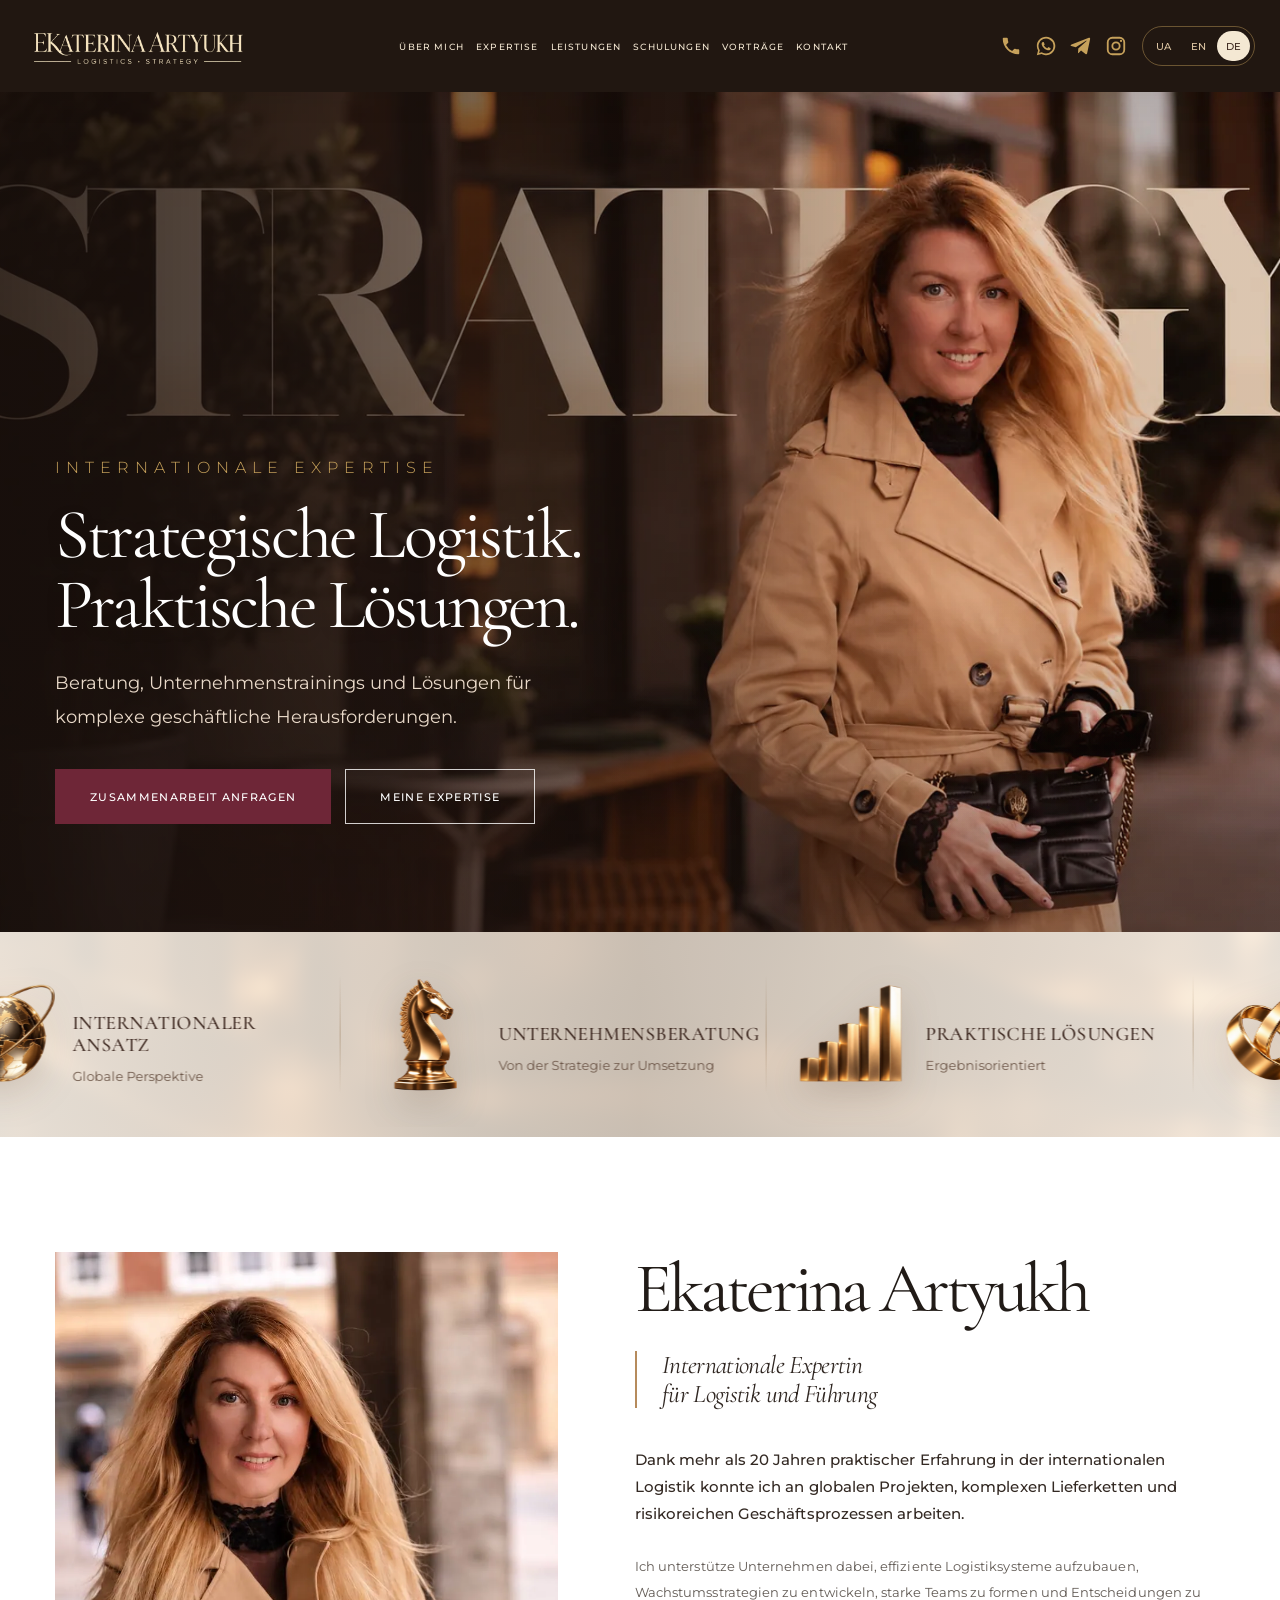
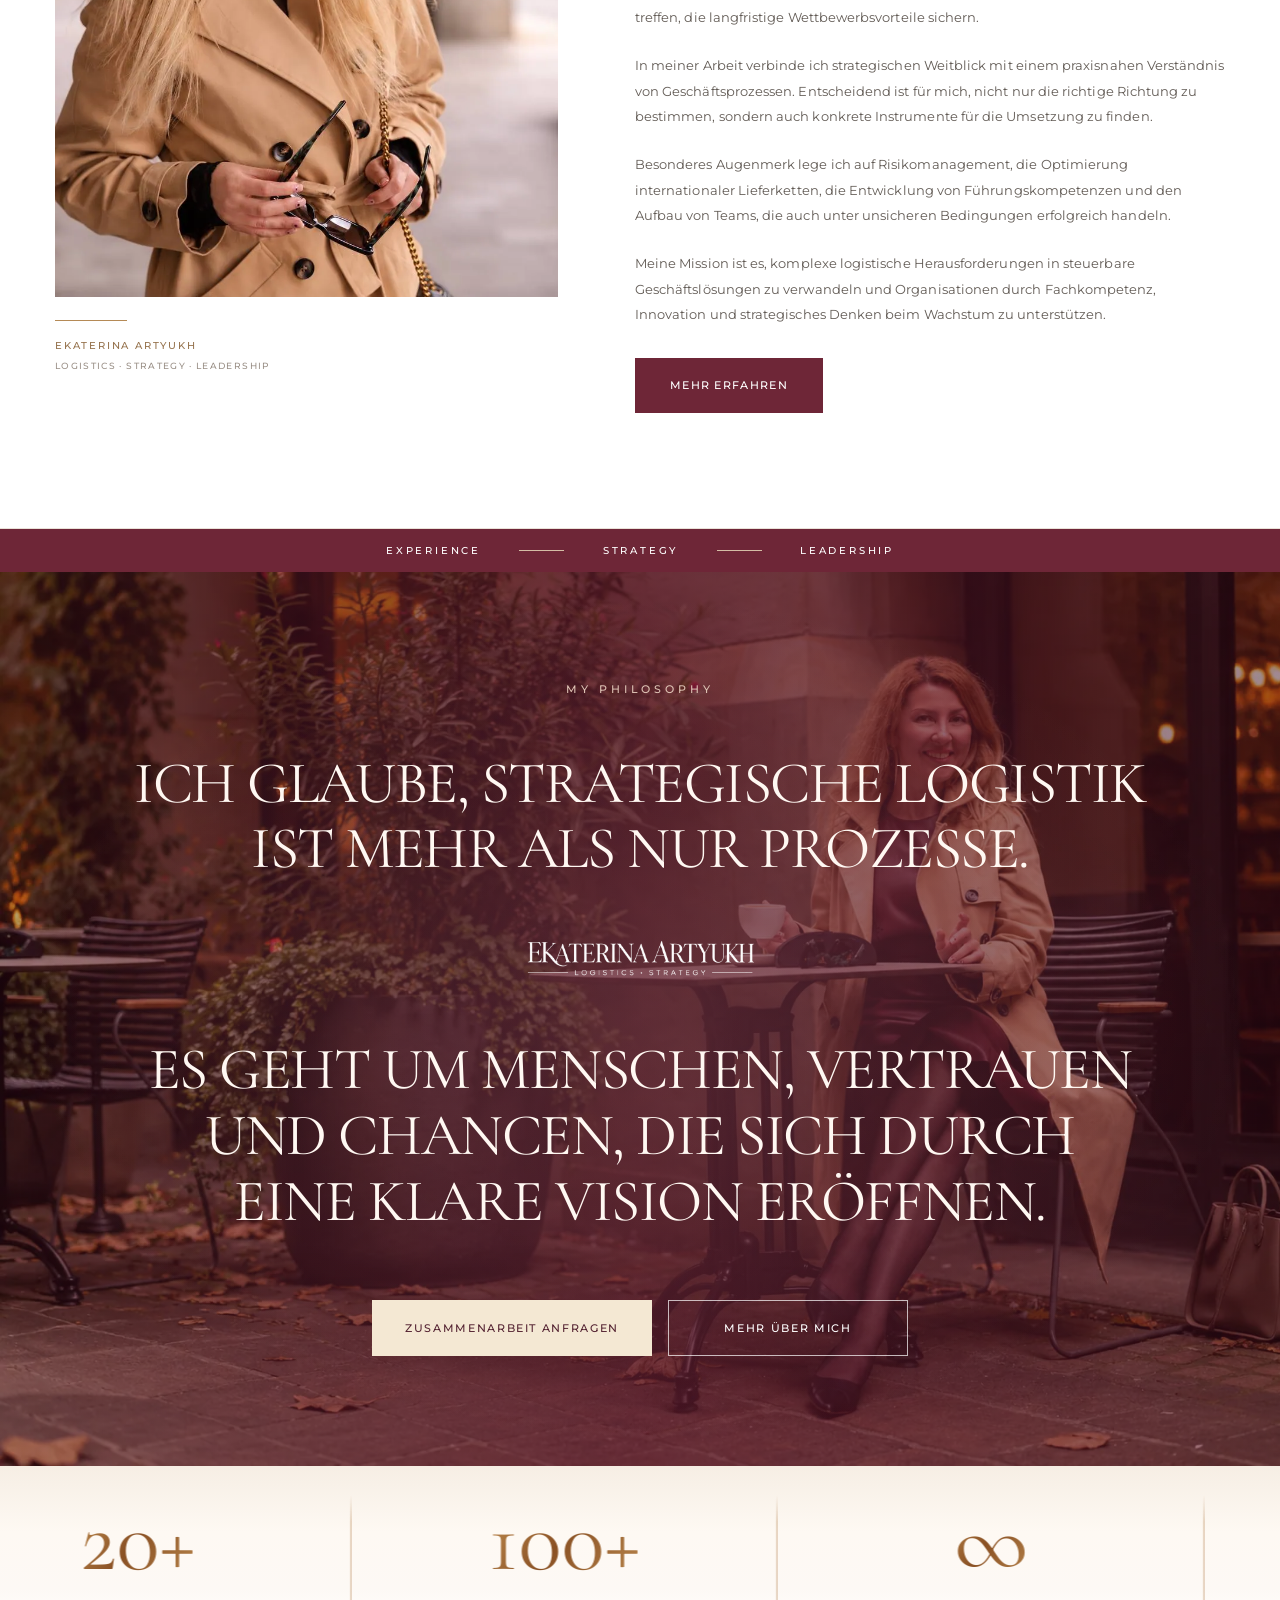
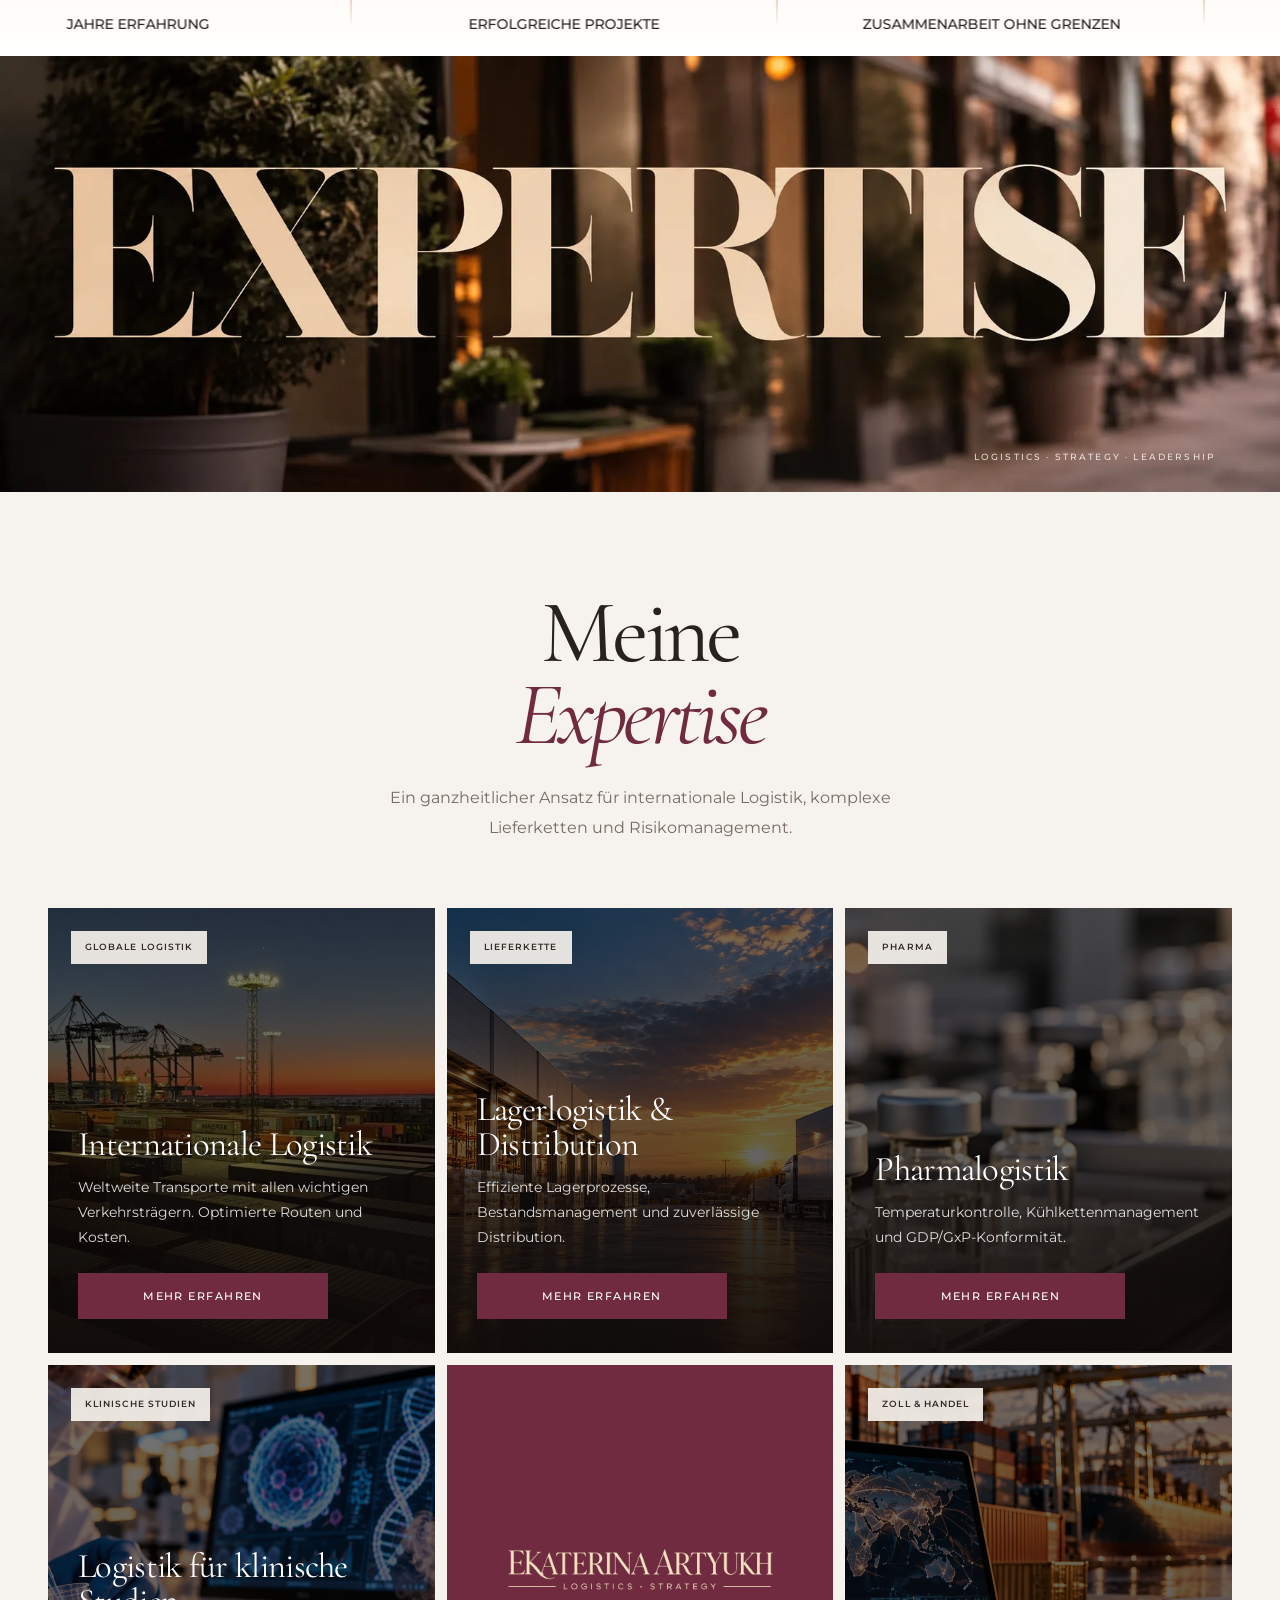
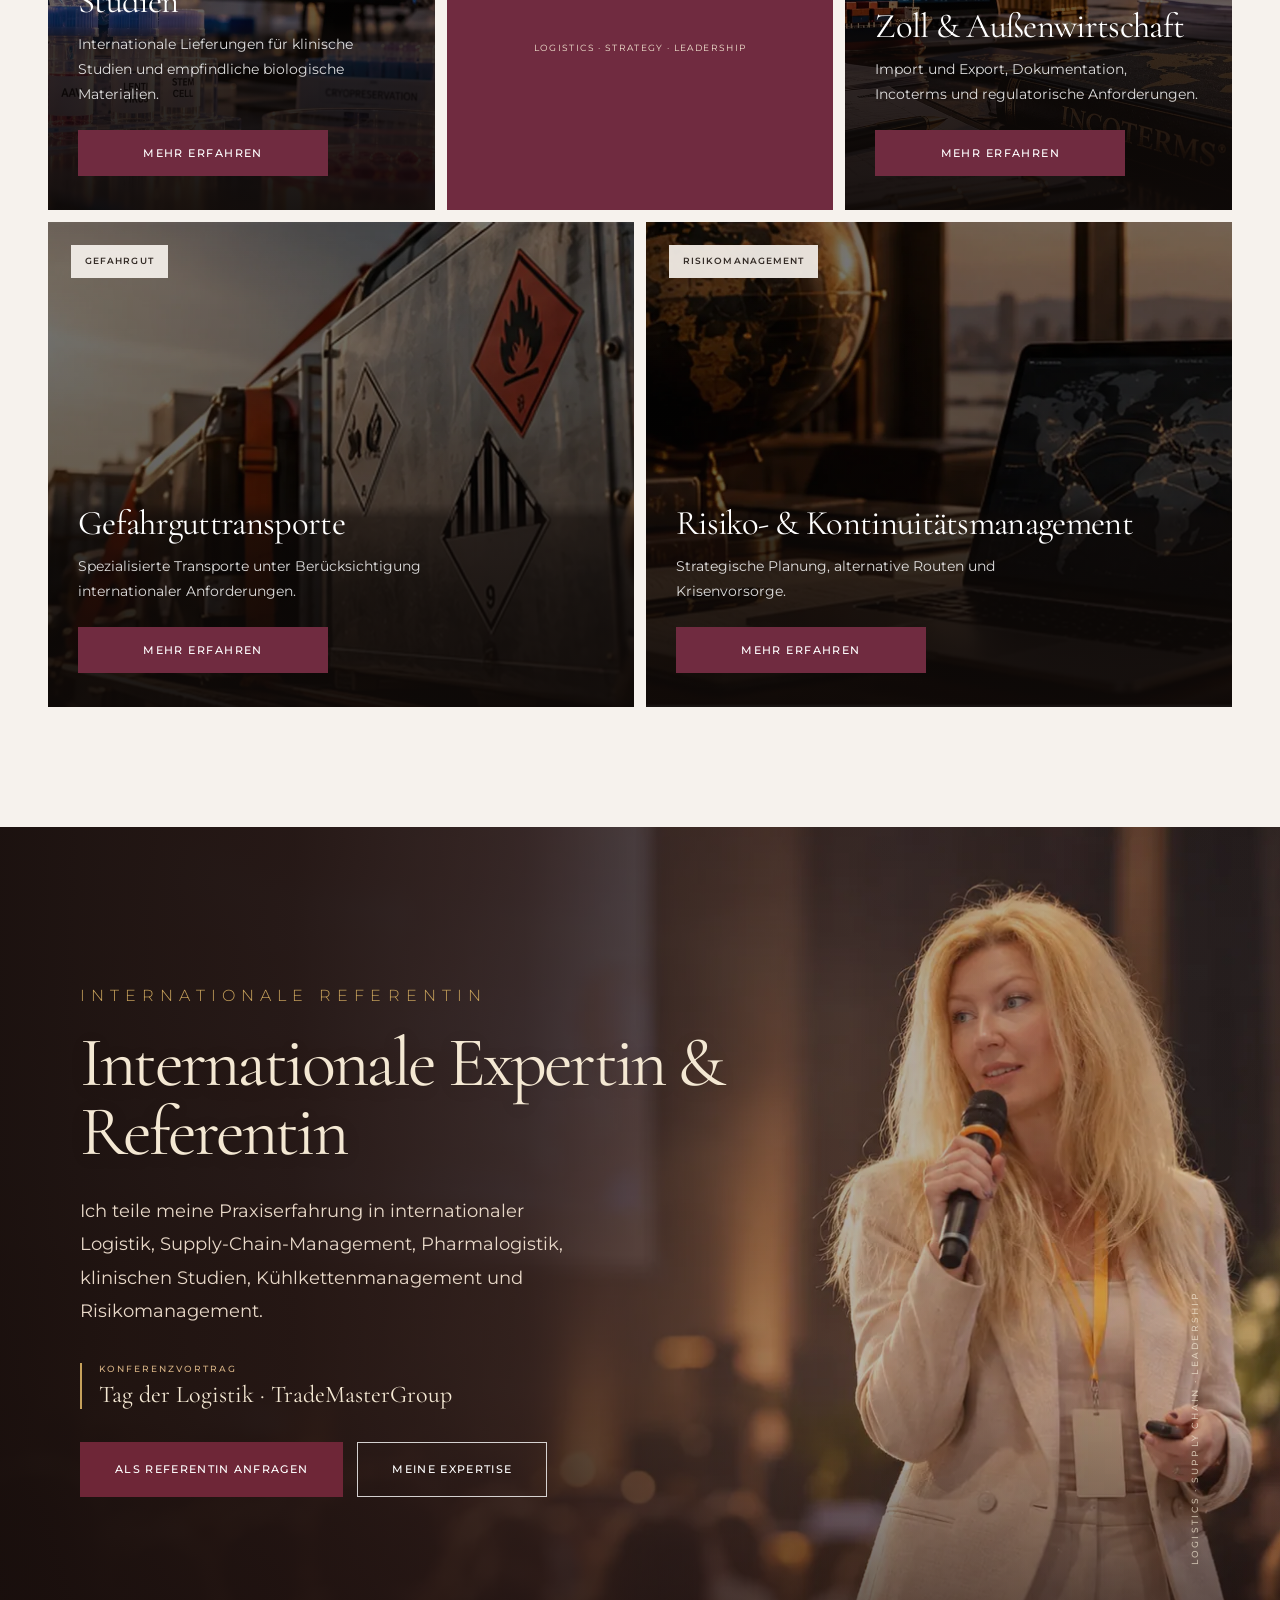
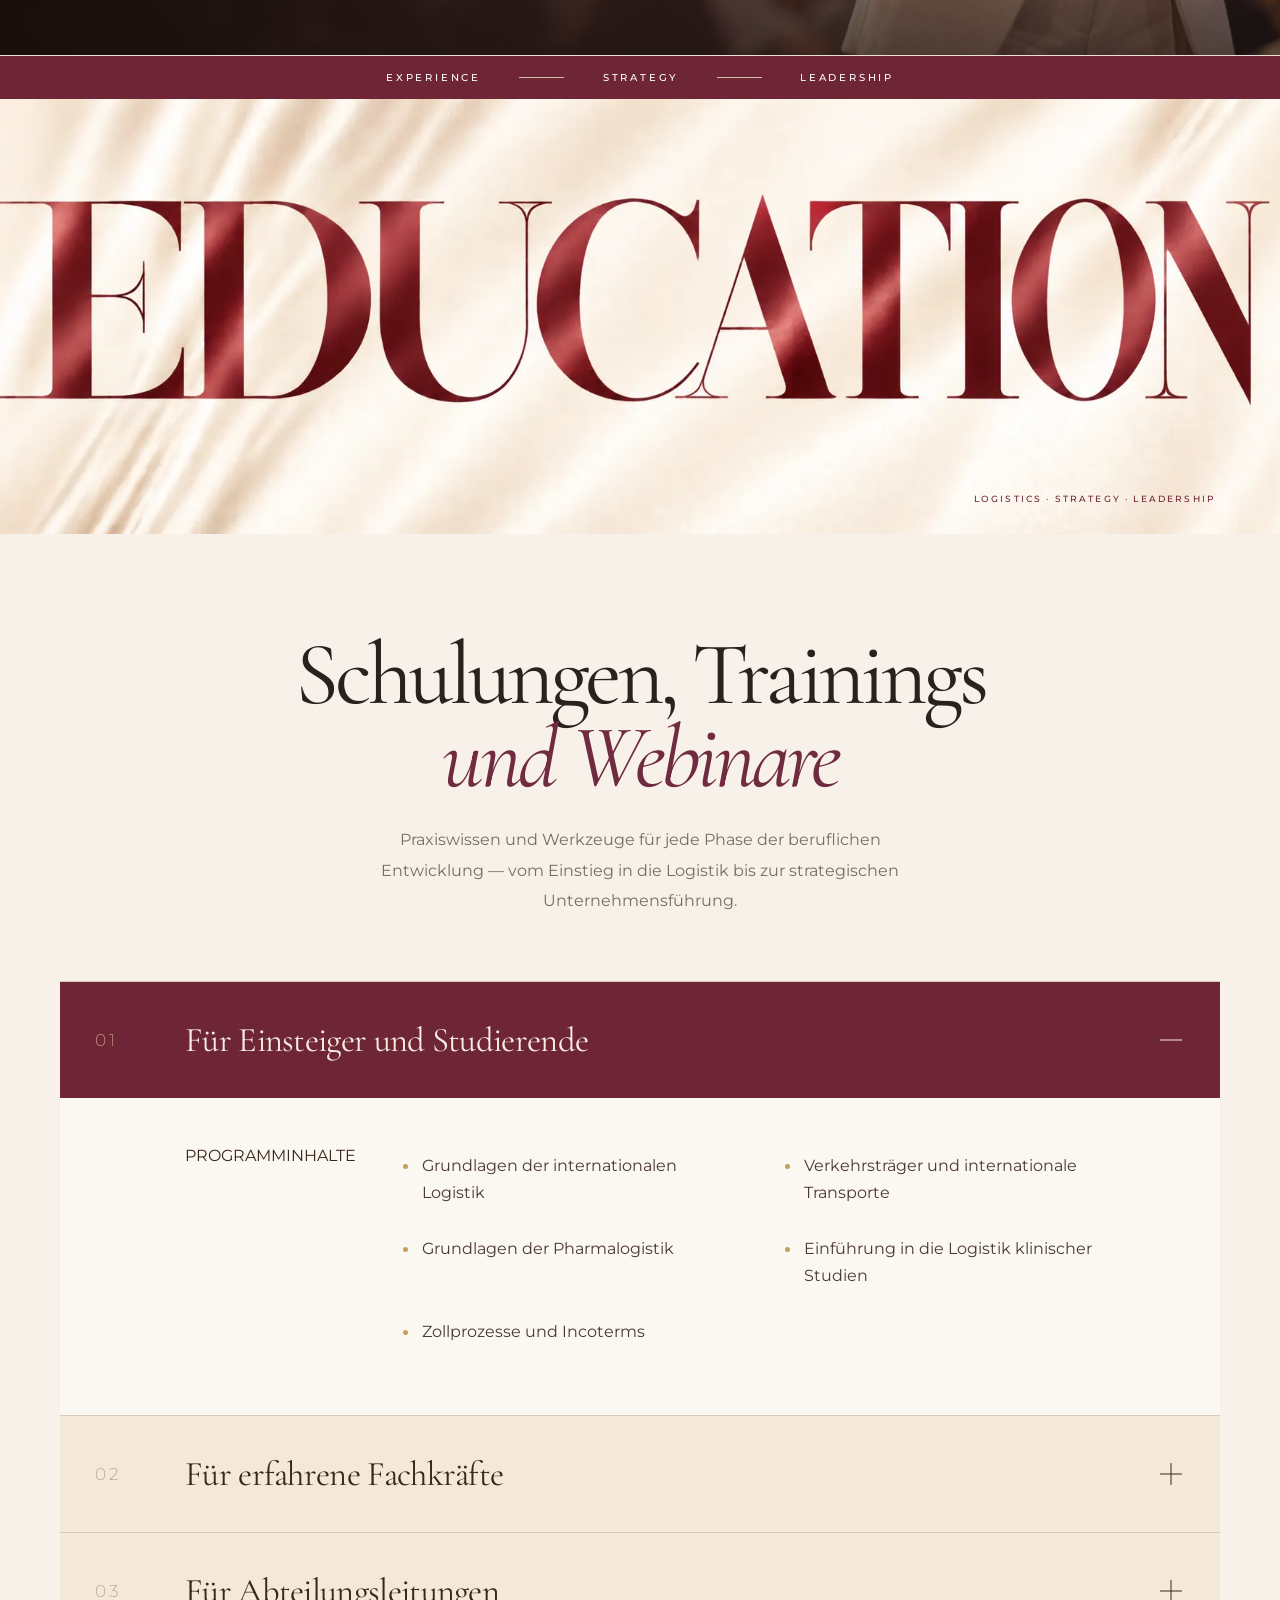
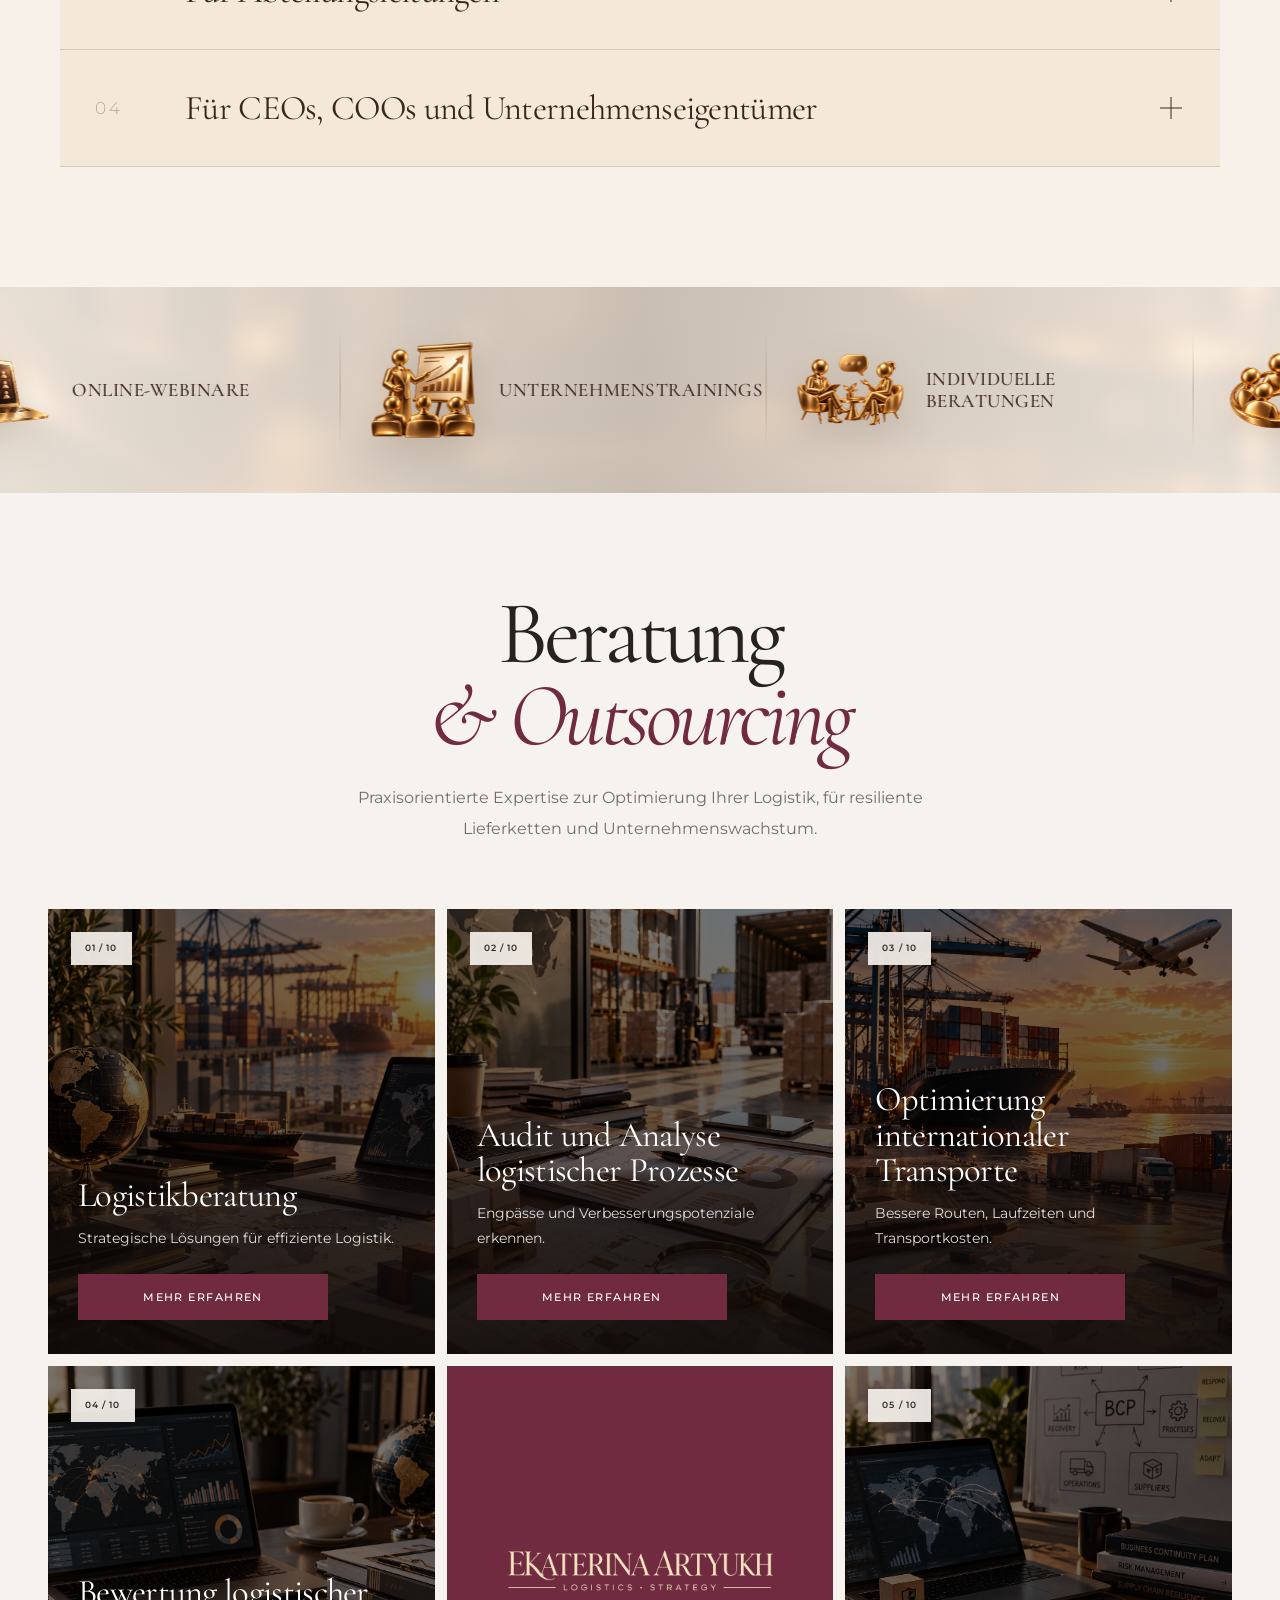
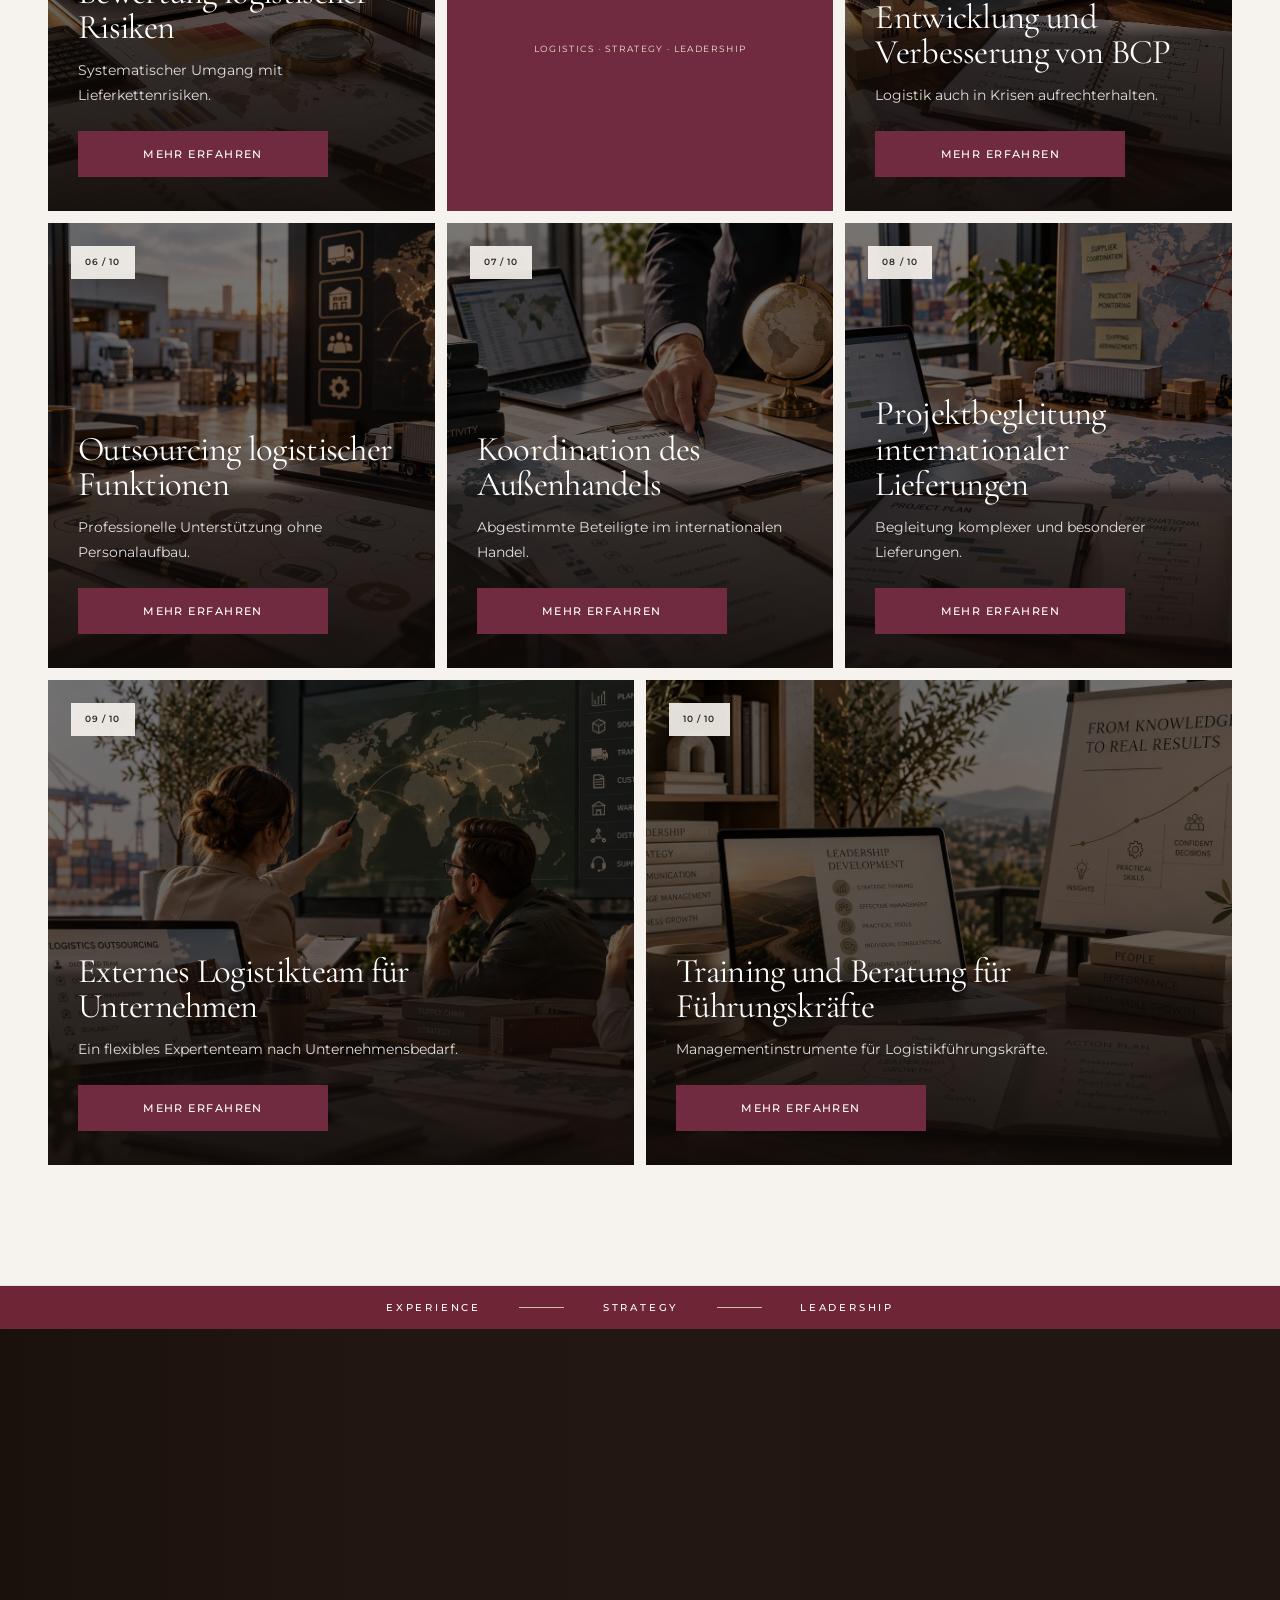
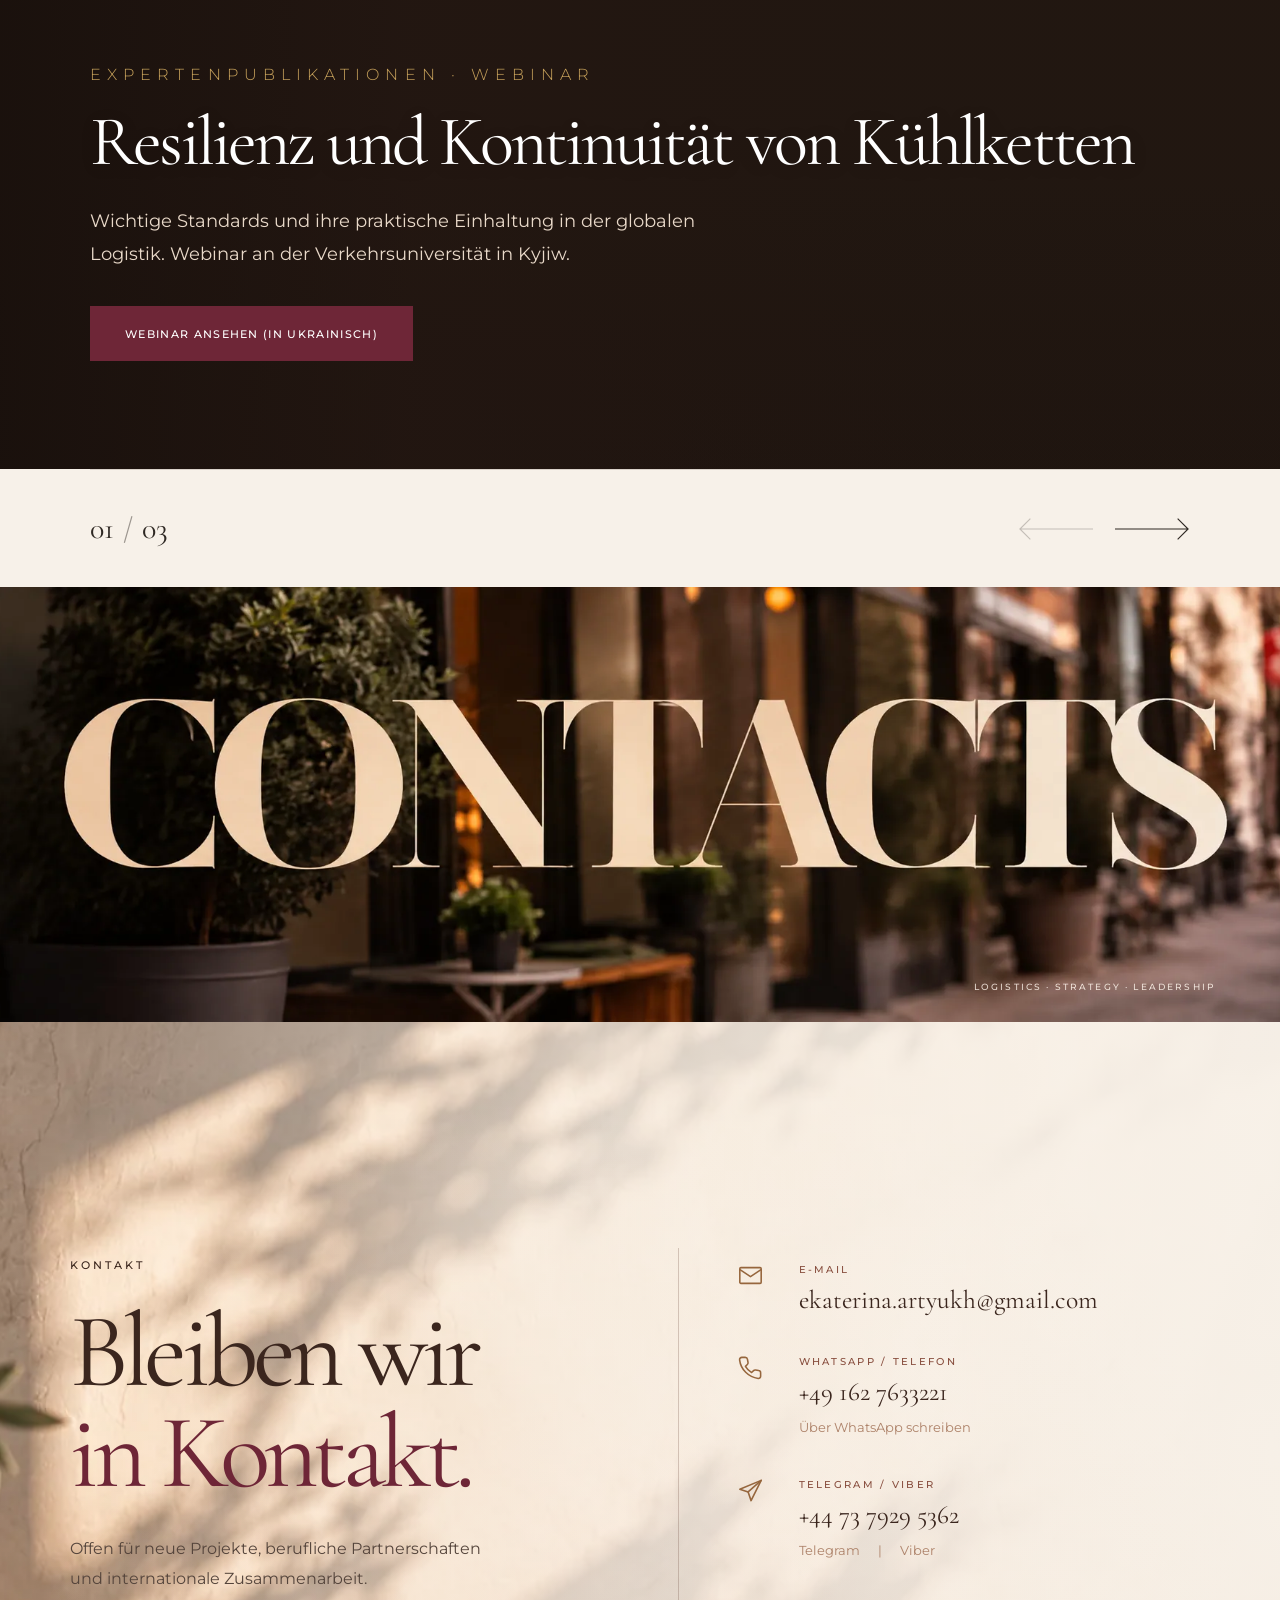
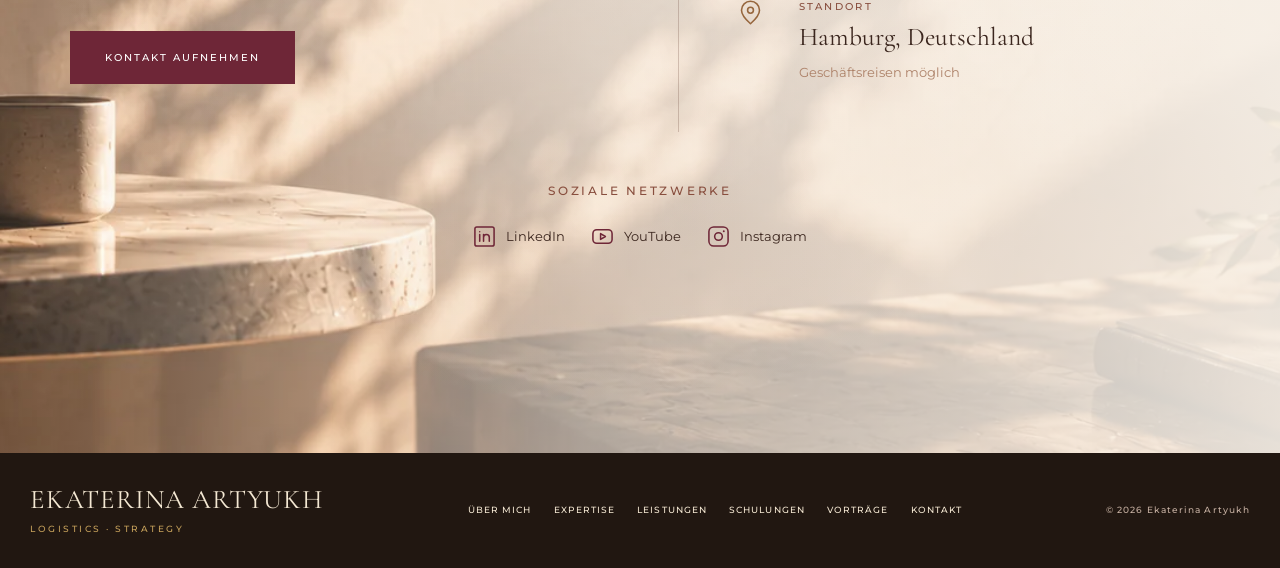
<file: de/index.html>
<!doctype html>

<html lang="de">
  <head>
    <meta charset="utf-8" />
    <meta
      name="google-site-verification"
      content="EGwaKx04b2LRXVBuNNCwe51BIDoMl4UDLcf9LfwEhhY"
    />
    <meta content="width=device-width, initial-scale=1" name="viewport" />
    <meta content="#f4eee8" name="theme-color" />
    <meta
      content="Ekaterina Artyukh — strategische Logistik, Beratung, Unternehmenstrainings und internationale Zusammenarbeit."
      data-i18n-content="pageDescription"
      name="description"
    />
    <title>Ekaterina Artyukh — Strategische Logistik &amp; Beratung</title>
    <link
      rel="preload"
      as="image"
      href="../img/ekaterina-hero.webp"
      media="(min-width: 768px)"
      fetchpriority="high"
    />
    <link
      rel="preload"
      as="image"
      href="../img/hero-mobile.webp"
      media="(max-width: 767px)"
      fetchpriority="high"
    />
    <link href="https://fonts.googleapis.com" rel="preconnect" />
    <link crossorigin="" href="https://fonts.gstatic.com" rel="preconnect" />
    <link
      href="https://fonts.googleapis.com/css2?family=Cormorant+Garamond:wght@400;500;600&amp;family=Montserrat:wght@400;500;600&amp;display=swap"
      rel="stylesheet"
    />
    <link href="../style.css" rel="stylesheet" />
    <script defer="" src="../translations.js"></script>
    <script defer="" src="../app.js"></script>
    <meta content="website" property="og:type" />
    <meta content="Ekaterina Artyukh" property="og:site_name" />
    <meta
      content="Ekaterina Artyukh — Strategische Logistik &amp; Beratung"
      property="og:title"
    />
    <meta
      content="Internationale Logistik, strategische Beratung, Unternehmenstrainings und praxisnahe Lösungen für Unternehmen."
      property="og:description"
    />
    <meta content="https://ekaterinaartyukh.com/de/" property="og:url" />
    <meta
      content="https://ekaterinaartyukh.com/img/og-image.jpg"
      property="og:image"
    />
    <meta
      content="https://ekaterinaartyukh.com/img/og-image.jpg"
      property="og:image:secure_url"
    />
    <meta content="image/jpeg" property="og:image:type" />
    <meta content="1200" property="og:image:width" />
    <meta content="630" property="og:image:height" />
    <meta
      content="Ekaterina Artyukh — Internationale Logistik und strategische Beratung"
      property="og:image:alt"
    />
    <meta content="summary_large_image" name="twitter:card" />
    <meta
      name="twitter:description"
      content="Internationale Logistik, strategische Beratung, Unternehmenstrainings und praxisnahe Lösungen für Unternehmen."
    />
    <meta
      content="Ekaterina Artyukh — Strategische Logistik &amp; Beratung"
      name="twitter:title"
    />
    <meta
      content="https://ekaterinaartyukh.com/img/og-image.jpg"
      name="twitter:image"
    />
    <link href="https://ekaterinaartyukh.com/de/" rel="canonical" />
    <link href="../img/ekaterina-logo.webp" rel="icon" type="image/webp" />
    <meta content="index, follow" name="robots" />
    <script type="application/ld+json">
      {
        "@context": "https://schema.org",
        "@type": "Person",
        "name": "Ekaterina Artyukh",
        "url": "https://ekaterinaartyukh.com/de/",
        "jobTitle": "International Logistics Consultant",
        "sameAs": [
          "https://www.linkedin.com/in/ekaterina-artyukh/",
          "https://youtube.com/@ekaterinaartyukhlogistics"
        ],
        "inLanguage": "de"
      }
    </script>
    <link href="https://ekaterinaartyukh.com/" hreflang="uk" rel="alternate" />
    <link
      href="https://ekaterinaartyukh.com/en/"
      hreflang="en"
      rel="alternate"
    />
    <link
      href="https://ekaterinaartyukh.com/de/"
      hreflang="de"
      rel="alternate"
    />
    <link
      href="https://ekaterinaartyukh.com/"
      hreflang="x-default"
      rel="alternate"
    />
  </head>
  <body>
    <header class="site-header" id="top">
      <div class="header-inner">
        <a
          aria-label="Ekaterina Artyukh — Startseite"
          class="brand"
          data-i18n-aria-label="brandAria"
          href="#top"
          ><img
            alt="Ekaterina Artyukh — Logistics · Strategy"
            decoding="async"
            height="104"
            src="../img/ekaterina-logo-white.webp"
            width="320"
        /></a>
        <nav
          aria-label="Hauptnavigation"
          class="desktop-nav"
          data-i18n-aria-label="navMain"
        >
          <a data-i18n="about" href="#about">ÜBER MICH</a
          ><a data-i18n="expertise" href="#expertise">EXPERTISE</a
          ><a data-i18n="services" href="#services">LEISTUNGEN</a
          ><a data-i18n="training" href="#training">SCHULUNGEN</a
          ><a data-i18n="speaking" href="#speaking">VORTRÄGE</a
          ><a data-i18n="contact" href="#contact">KONTAKT</a>
        </nav>
        <div class="header-actions">
          <div
            aria-label="Soziale Medien"
            class="social-links"
            data-i18n-aria-label="socialMedia"
          >
            <a
              aria-label="Телефон — +49 162 7633221"
              class="social-icon"
              data-i18n-title="phoneTitle"
              href="tel:+491627633221"
              title="Telefon"
              ><svg aria-hidden="true" viewbox="0 0 24 24">
                <path
                  d="M6.62 10.79a15.05 15.05 0 006.59 6.59l2.2-2.2a1 1 0 011.01-.24c1.12.37 2.33.56 3.58.56a1 1 0 011 1V20a1 1 0 01-1 1C10.61 21 3 13.39 3 4a1 1 0 011-1h3.5a1 1 0 011 1c0 1.25.2 2.46.56 3.58a1 1 0 01-.25 1.01z"
                ></path></svg></a
            ><a
              aria-label="WhatsApp — +49 162 7633221"
              class="social-icon"
              href="https://wa.me/491627633221"
              rel="noopener noreferrer"
              target="_blank"
              title="WhatsApp"
              ><svg aria-hidden="true" viewbox="0 0 24 24">
                <path
                  d="M12.04 2C6.51 2 2 6.49 2 12c0 1.76.46 3.48 1.33 5L2 22l5.13-1.34A10 10 0 1012.04 2zm0 18.16c-1.5 0-2.96-.4-4.24-1.16l-.3-.18-3.04.8.81-2.97-.2-.31A8.14 8.14 0 1112.04 20.16zm4.47-6.1c-.24-.12-1.44-.71-1.66-.79-.22-.08-.38-.12-.54.12-.16.24-.62.79-.76.95-.14.16-.28.18-.52.06-.24-.12-1.01-.37-1.92-1.18-.71-.63-1.19-1.41-1.33-1.65-.14-.24-.01-.37.11-.49.11-.11.24-.28.36-.42.12-.14.16-.24.24-.4.08-.16.04-.3-.02-.42-.06-.12-.54-1.3-.74-1.78-.19-.46-.38-.4-.54-.41h-.46c-.16 0-.42.06-.64.3-.22.24-.84.82-.84 2s.86 2.32.98 2.48c.12.16 1.7 2.6 4.12 3.64.58.25 1.03.4 1.38.51.58.18 1.1.16 1.52.1.46-.07 1.44-.59 1.64-1.16.2-.57.2-1.06.14-1.16-.06-.1-.22-.16-.46-.28z"
                ></path></svg></a
            ><a
              aria-label="Telegram"
              class="social-icon"
              href="https://t.me/+447379295362"
              rel="noopener noreferrer"
              target="_blank"
              title="Telegram"
              ><svg aria-hidden="true" viewbox="0 0 24 24">
                <path
                  d="M21.9 4.6 18.7 19.8c-.24 1.07-.87 1.33-1.77.83l-4.9-3.6-2.36 2.28c-.26.26-.48.48-.98.48l.35-4.96L18.1 6.6c.4-.35-.09-.55-.62-.2L6.26 13.47l-4.83-1.5c-1.05-.33-1.07-1.05.22-1.56L20.53 3.1c.88-.33 1.65.2 1.37 1.5z"
                ></path>
              </svg>
            </a>
            <a
              aria-label="Instagram"
              class="social-icon"
              href="https://instagram.com/ekaterina.logisticsglobal?psln=NG01MWJxdGo4YTRq&amp;utm_source=qr"
              rel="noopener noreferrer"
              target="_blank"
              title="Instagram"
              ><svg aria-hidden="true" viewbox="0 0 24 24">
                <rect
                  fill="none"
                  height="18"
                  rx="5"
                  stroke="currentColor"
                  stroke-width="2"
                  width="18"
                  x="3"
                  y="3"
                ></rect>
                <circle
                  cx="12"
                  cy="12"
                  fill="none"
                  r="4"
                  stroke="currentColor"
                  stroke-width="2"
                ></circle>
                <circle cx="17.5" cy="6.5" r="1.2"></circle></svg
            ></a>
          </div>
          <div
            aria-label="Sprache wählen"
            class="lang-switch"
            data-i18n-aria-label="chooseLanguage"
            role="group"
          >
            <button aria-pressed="false" class="" data-lang="uk" type="button">
              UA</button
            ><button aria-pressed="false" class="" data-lang="en" type="button">
              EN</button
            ><button
              aria-pressed="true"
              class="active"
              data-lang="de"
              type="button"
            >
              DE
            </button>
          </div>
          <button
            aria-controls="mobile-nav"
            aria-expanded="false"
            aria-label="Відкрити меню"
            class="menu-toggle"
            type="button"
          >
            <span></span><span></span><span></span>
          </button>
        </div>
      </div>
      <nav
        aria-label="Mobile Navigation"
        class="mobile-nav"
        data-i18n-aria-label="navMobile"
        id="mobile-nav"
        inert=""
      >
        <a data-i18n="about" href="#about">ÜBER MICH</a
        ><a data-i18n="expertise" href="#expertise">EXPERTISE</a
        ><a data-i18n="services" href="#services">LEISTUNGEN</a
        ><a data-i18n="training" href="#training">SCHULUNGEN</a
        ><a data-i18n="speaking" href="#speaking">VORTRÄGE</a
        ><a data-i18n="contact" href="#contact">KONTAKT</a>
        <div
          aria-label="Soziale Medien"
          class="social-links"
          data-i18n-aria-label="socialMedia"
        >
          <a
            aria-label="Телефон — +49 162 7633221"
            class="social-icon"
            data-i18n-title="phoneTitle"
            href="tel:+491627633221"
            title="Telefon"
            ><svg aria-hidden="true" viewbox="0 0 24 24">
              <path
                d="M6.62 10.79a15.05 15.05 0 006.59 6.59l2.2-2.2a1 1 0 011.01-.24c1.12.37 2.33.56 3.58.56a1 1 0 011 1V20a1 1 0 01-1 1C10.61 21 3 13.39 3 4a1 1 0 011-1h3.5a1 1 0 011 1c0 1.25.2 2.46.56 3.58a1 1 0 01-.25 1.01z"
              ></path></svg></a
          ><a
            aria-label="WhatsApp — +49 162 7633221"
            class="social-icon"
            href="https://wa.me/491627633221"
            rel="noopener noreferrer"
            target="_blank"
            title="WhatsApp"
          >
            <svg aria-hidden="true" viewbox="0 0 24 24">
              <path
                d="M12.04 2C6.51 2 2 6.49 2 12c0 1.76.46 3.48 1.33 5L2 22l5.13-1.34A10 10 0 1012.04 2zm0 18.16c-1.5 0-2.96-.4-4.24-1.16l-.3-.18-3.04.8.81-2.97-.2-.31A8.14 8.14 0 1112.04 20.16zm4.47-6.1c-.24-.12-1.44-.71-1.66-.79-.22-.08-.38-.12-.54.12-.16.24-.62.79-.76.95-.14.16-.28.18-.52.06-.24-.12-1.01-.37-1.92-1.18-.71-.63-1.19-1.41-1.33-1.65-.14-.24-.01-.37.11-.49.11-.11.24-.28.36-.42.12-.14.16-.24.24-.4.08-.16.04-.3-.02-.42-.06-.12-.54-1.3-.74-1.78-.19-.46-.38-.4-.54-.41h-.46c-.16 0-.42.06-.64.3-.22.24-.84.82-.84 2s.86 2.32.98 2.48c.12.16 1.7 2.6 4.12 3.64.58.25 1.03.4 1.38.51.58.18 1.1.16 1.52.1.46-.07 1.44-.59 1.64-1.16.2-.57.2-1.06.14-1.16-.06-.1-.22-.16-.46-.28z"
              ></path>
            </svg> </a
          ><a
            aria-label="Viber — відкрити Viber"
            class="social-icon"
            data-i18n-title="viberTitle"
            href="viber://chat?number=%2B491627633221"
            title="Viber"
          >
            <svg aria-hidden="true" viewbox="0 0 24 24">
              <path
                d="M12 2C6.5 2 3 5.5 3 11c0 2.4.7 4.2 2 5.6L4 21l4.6-1.2c1.1.5 2.2.7 3.4.7 5.5 0 9-3.5 9-9S17.5 2 12 2zm4.7 13.7c-.3.8-1.5 1.5-2.2 1.5-1.8 0-5.9-3.7-6.7-5.9-.3-.9-.2-1.7.3-2.2.2-.2.5-.3.8-.3.2 0 .4 0 .6.5l.8 1.8c.1.3 0 .5-.2.7l-.6.7c.5 1.1 1.5 2 2.6 2.6l.7-.7c.2-.2.4-.3.7-.2l1.8.8c.4.2.5.4.4.7z"
              ></path>
            </svg>
          </a>
          <a
            aria-label="Telegram"
            class="social-icon"
            href="https://t.me/+447379295362"
            rel="noopener noreferrer"
            target="_blank"
            title="Telegram"
          >
            <svg aria-hidden="true" viewbox="0 0 24 24">
              <path
                d="M21.9 4.6 18.7 19.8c-.24 1.07-.87 1.33-1.77.83l-4.9-3.6-2.36 2.28c-.26.26-.48.48-.98.48l.35-4.96L18.1 6.6c.4-.35-.09-.55-.62-.2L6.26 13.47l-4.83-1.5c-1.05-.33-1.07-1.05.22-1.56L20.53 3.1c.88-.33 1.65.2 1.37 1.5z"
              ></path>
            </svg>
          </a>
          <a
            aria-label="Instagram"
            class="social-icon"
            href="https://instagram.com/ekaterina.logisticsglobal?psln=NG01MWJxdGo4YTRq&amp;utm_source=qr"
            rel="noopener noreferrer"
            target="_blank"
            title="Instagram"
            ><svg aria-hidden="true" viewbox="0 0 24 24">
              <rect
                fill="none"
                height="18"
                rx="5"
                stroke="currentColor"
                stroke-width="2"
                width="18"
                x="3"
                y="3"
              ></rect>
              <circle
                cx="12"
                cy="12"
                fill="none"
                r="4"
                stroke="currentColor"
                stroke-width="2"
              ></circle>
              <circle cx="17.5" cy="6.5" r="1.2"></circle></svg
          ></a>
        </div>
      </nav>
    </header>
    <main>
      <section aria-labelledby="hero-title" class="hero">
        <div
          aria-label="Ekaterina Artyukh — internationale Logistikexpertin"
          class="hero-photo"
          data-i18n-aria-label="heroImage"
          role="img"
        ></div>
        <div class="hero-shade"></div>
        <div class="hero-content">
          <p class="eyebrow" data-i18n="eyebrow">INTERNATIONALE EXPERTISE</p>
          <h1 class="title" data-i18n="title" id="hero-title">
            Strategische Logistik.<br />Praktische Lösungen.
          </h1>
          <p class="hero-copy" data-i18n="description">
            Beratung, Unternehmenstrainings und Lösungen für komplexe
            geschäftliche Herausforderungen.
          </p>
          <div class="hero-buttons">
            <a
              class="btn btn-primary"
              data-i18n="cta"
              href="https://wa.me/491627633221"
              >ZUSAMMENARBEIT ANFRAGEN</a
            ><a class="btn btn-outline" data-i18n="secondary" href="#expertise"
              >MEINE EXPERTISE</a
            >
          </div>
        </div>
      </section>
      <section
        aria-label="Unsere Stärken"
        class="benefits benefits-hero"
        data-i18n-aria-label="benefitsAria"
      >
        <div class="benefits-carousel" id="benefitsCarousel">
          <div class="benefits-track">
            <article class="benefit">
              <img
                alt=""
                class="benefit-icon"
                draggable="false"
                src="../img/globe.webp"
              />
              <div class="benefit-content">
                <h3 data-i18n="b1">INTERNATIONALER ANSATZ</h3>
                <p data-i18n="b1s">Globale Perspektive</p>
              </div>
            </article>
            <article class="benefit">
              <img
                alt=""
                class="benefit-icon"
                draggable="false"
                src="../img/chess.webp"
              />
              <div class="benefit-content">
                <h3 data-i18n="b2">UNTERNEHMENSBERATUNG</h3>
                <p data-i18n="b2s">Von der Strategie zur Umsetzung</p>
              </div>
            </article>
            <article class="benefit">
              <img
                alt=""
                class="benefit-icon"
                draggable="false"
                src="../img/chart.webp"
              />
              <div class="benefit-content">
                <h3 data-i18n="b3">PRAKTISCHE LÖSUNGEN</h3>
                <p data-i18n="b3s">Ergebnisorientiert</p>
              </div>
            </article>
            <article class="benefit">
              <img
                alt=""
                class="benefit-icon"
                draggable="false"
                src="../img/rings.webp"
              />
              <div class="benefit-content">
                <h3 data-i18n="b4">MENSCHEN &amp; PARTNER</h3>
                <p data-i18n="b4s">Nachhaltige Entwicklung</p>
              </div>
            </article>
          </div>
        </div>
      </section>
      <section
        aria-labelledby="about-title"
        class="about-section section"
        id="about"
      >
        <div class="about-container">
          <div class="about-layout">
            <div class="about-visual">
              <div class="about-photo-frame">
                <img
                  alt="Ekaterina Artyukh — internationale Expertin für Logistik und Führung"
                  class="about-photo"
                  data-i18n-alt="aboutImage"
                  decoding="async"
                  loading="lazy"
                  src="../img/about.webp"
                />
              </div>
              <div class="about-photo-caption">
                <span class="about-caption-line"></span>
                <span>EKATERINA ARTYUKH</span>
                <span>LOGISTICS · STRATEGY · LEADERSHIP</span>
              </div>
            </div>
            <div class="about-info">
              <h2 class="about-title" data-i18n="aboutHeading" id="about-title">
                Ekaterina Artyukh
              </h2>
              <div class="about-subtitle">
                <p data-i18n="aboutSubtitle">
                  Internationale Expertin<br />für Logistik und Führung
                </p>
              </div>
              <div class="about-text">
                <p class="about-intro" data-i18n="aboutIntro">
                  Dank mehr als 20 Jahren praktischer Erfahrung in der
                  internationalen Logistik konnte ich an globalen Projekten,
                  komplexen Lieferketten und risikoreichen Geschäftsprozessen
                  arbeiten.
                </p>
                <p data-i18n="aboutP2">
                  Ich unterstütze Unternehmen dabei, effiziente Logistiksysteme
                  aufzubauen, Wachstumsstrategien zu entwickeln, starke Teams zu
                  formen und Entscheidungen zu treffen, die langfristige
                  Wettbewerbsvorteile sichern.
                </p>
                <p data-i18n="aboutP3">
                  In meiner Arbeit verbinde ich strategischen Weitblick mit
                  einem praxisnahen Verständnis von Geschäftsprozessen.
                  Entscheidend ist für mich, nicht nur die richtige Richtung zu
                  bestimmen, sondern auch konkrete Instrumente für die Umsetzung
                  zu finden.
                </p>
                <p data-i18n="aboutP4">
                  Besonderes Augenmerk lege ich auf Risikomanagement, die
                  Optimierung internationaler Lieferketten, die Entwicklung von
                  Führungskompetenzen und den Aufbau von Teams, die auch unter
                  unsicheren Bedingungen erfolgreich handeln.
                </p>
                <p data-i18n="aboutP5">
                  Meine Mission ist es, komplexe logistische Herausforderungen
                  in steuerbare Geschäftslösungen zu verwandeln und
                  Organisationen durch Fachkompetenz, Innovation und
                  strategisches Denken beim Wachstum zu unterstützen.
                </p>
              </div>
              <button
                aria-haspopup="dialog"
                class="btn btn-primary about-details-trigger"
                data-about-open=""
                data-i18n="aboutDetailsButton"
                type="button"
              >
                MEHR ERFAHREN
              </button>
            </div>
          </div>
        </div>
      </section>
      <div class="about-bottom">
        <span>EXPERIENCE</span>
        <span class="about-bottom-line"></span>
        <span>STRATEGY</span>
        <span class="about-bottom-line"></span>
        <span>LEADERSHIP</span>
      </div>
      <section aria-label="Філософія Катерини Артюх" class="quote-section">
        <div class="quote-section__content">
          <span class="quote-section__eyebrow"> MY PHILOSOPHY </span>
          <blockquote class="quote-section__quote">
            <p data-i18n="quoteFirst">
              ICH GLAUBE, STRATEGISCHE LOGISTIK IST MEHR ALS NUR PROZESSE.
            </p>
            <div class="quote-section__logo">
              <img
                alt="Ekaterina Artyukh"
                loading="lazy"
                src="../img/ekaterina-logo-white.webp"
              />
            </div>
            <p data-i18n="quoteSecond">
              ES GEHT UM MENSCHEN, VERTRAUEN UND CHANCEN, DIE SICH DURCH EINE
              KLARE VISION ERÖFFNEN.
            </p>
          </blockquote>
          <div class="quote-section__actions">
            <a
              class="quote-section__btn quote-section__btn--primary"
              data-i18n="quoteCta"
              href="https://wa.me/491627633221"
              rel="noopener noreferrer"
              target="_blank"
              >ZUSAMMENARBEIT ANFRAGEN</a
            >
            <a
              class="quote-section__btn quote-section__btn--outline"
              data-i18n="quoteMore"
              href="#about"
              >MEHR ÜBER MICH</a
            >
          </div>
        </div>
      </section>
      <section aria-label="Наші досягнення" class="stats-section">
        <div class="stats-carousel" id="statsCarousel">
          <div class="stats-track">
            <article class="stats-item">
              <span class="stats-number">20+</span>
              <p data-i18n="stat1">JAHRE ERFAHRUNG</p>
            </article>
            <article class="stats-item">
              <span class="stats-number">100+</span>
              <p data-i18n="stat2">ERFOLGREICHE PROJEKTE</p>
            </article>
            <article class="stats-item">
              <span class="stats-number">∞</span>
              <p data-i18n="stat3">ZUSAMMENARBEIT OHNE GRENZEN</p>
            </article>
            <article class="stats-item">
              <span class="stats-number">100%</span>
              <p data-i18n="stat4">ERGEBNISORIENTIERT</p>
            </article>
          </div>
        </div>
      </section>
      <section class="expertise-section" id="expertise">
        <div
          aria-label="EXPERTISE — напрями експертизи"
          class="expertise-banner"
          role="img"
        >
          <span class="expertise-banner-caption">
            LOGISTICS · STRATEGY · LEADERSHIP
          </span>
        </div>
        <div class="expertise-container">
          <header class="expertise-heading">
            <h2>
              <span data-i18n="expertiseTitleFirst">Meine</span>
              <em data-i18n="expertiseTitleSecond">Expertise</em>
            </h2>
            <p data-i18n="expertiseIntro">
              Ein ganzheitlicher Ansatz für internationale Logistik, komplexe
              Lieferketten und Risikomanagement.
            </p>
          </header>
          <div class="expertise-viewport" id="expertiseCarousel">
            <div class="expertise-grid">
              <article class="expertise-card" data-expertise="international">
                <img
                  alt=""
                  class="expertise-card-image"
                  loading="lazy"
                  src="../img/expertise-international.webp"
                />
                <span class="expertise-card-tag" data-i18n="expTagInternational"
                  >GLOBALE LOGISTIK</span
                >
                <div class="expertise-card-body">
                  <h3 data-i18n="expInternational">Internationale Logistik</h3>
                  <p data-i18n="expInternationalDesc">
                    Weltweite Transporte mit allen wichtigen Verkehrsträgern.
                    Optimierte Routen und Kosten.
                  </p>
                  <button
                    class="expertise-card-btn"
                    data-open-expertise="international"
                    type="button"
                  >
                    <span data-i18n="expertiseMore">MEHR ERFAHREN</span>
                  </button>
                </div>
              </article>
              <article class="expertise-card" data-expertise="warehouse">
                <img
                  alt=""
                  class="expertise-card-image"
                  loading="lazy"
                  src="../img/expertise-warehouse.webp"
                />
                <span class="expertise-card-tag" data-i18n="expTagWarehouse"
                  >LIEFERKETTE</span
                >
                <div class="expertise-card-body">
                  <h3 data-i18n="expWarehouse">
                    Lagerlogistik &amp; Distribution
                  </h3>
                  <p data-i18n="expWarehouseDesc">
                    Effiziente Lagerprozesse, Bestandsmanagement und
                    zuverlässige Distribution.
                  </p>
                  <button
                    class="expertise-card-btn"
                    data-open-expertise="warehouse"
                    type="button"
                  >
                    <span data-i18n="expertiseMore">MEHR ERFAHREN</span>
                  </button>
                </div>
              </article>
              <article class="expertise-card" data-expertise="pharma">
                <img
                  alt=""
                  class="expertise-card-image"
                  loading="lazy"
                  src="../img/expertise-pharma.webp"
                />
                <span class="expertise-card-tag" data-i18n="expTagPharma"
                  >PHARMA</span
                >
                <div class="expertise-card-body">
                  <h3 data-i18n="expPharma">Pharmalogistik</h3>
                  <p data-i18n="expPharmaDesc">
                    Temperaturkontrolle, Kühlkettenmanagement und
                    GDP/GxP-Konformität.
                  </p>
                  <button
                    class="expertise-card-btn"
                    data-open-expertise="pharma"
                    type="button"
                  >
                    <span data-i18n="expertiseMore">MEHR ERFAHREN</span>
                  </button>
                </div>
              </article>
              <article class="expertise-card" data-expertise="clinical">
                <img
                  alt=""
                  class="expertise-card-image"
                  loading="lazy"
                  src="../img/expertise-clinical.webp"
                />
                <span class="expertise-card-tag" data-i18n="expTagClinical"
                  >KLINISCHE STUDIEN</span
                >
                <div class="expertise-card-body">
                  <h3 data-i18n="expClinical">
                    Logistik für klinische Studien
                  </h3>
                  <p data-i18n="expClinicalDesc">
                    Internationale Lieferungen für klinische Studien und
                    empfindliche biologische Materialien.
                  </p>
                  <button
                    class="expertise-card-btn"
                    data-open-expertise="clinical"
                    type="button"
                  >
                    <span data-i18n="expertiseMore">MEHR ERFAHREN</span>
                  </button>
                </div>
              </article>
              <div aria-hidden="true" class="expertise-logo">
                <img
                  alt=""
                  loading="lazy"
                  src="../img/ekaterina-logo-white.webp"
                />
                <span>LOGISTICS · STRATEGY · LEADERSHIP</span>
              </div>
              <article class="expertise-card" data-expertise="customs">
                <img
                  alt=""
                  class="expertise-card-image"
                  loading="lazy"
                  src="../img/expertise-customs.webp"
                />
                <span class="expertise-card-tag" data-i18n="expTagCustoms"
                  >ZOLL &amp; HANDEL</span
                >
                <div class="expertise-card-body">
                  <h3 data-i18n="expCustoms">Zoll &amp; Außenwirtschaft</h3>
                  <p data-i18n="expCustomsDesc">
                    Import und Export, Dokumentation, Incoterms und
                    regulatorische Anforderungen.
                  </p>
                  <button
                    class="expertise-card-btn"
                    data-open-expertise="customs"
                    type="button"
                  >
                    <span data-i18n="expertiseMore">MEHR ERFAHREN</span>
                  </button>
                </div>
              </article>
              <article class="expertise-card" data-expertise="dangerous">
                <img
                  alt=""
                  class="expertise-card-image"
                  loading="lazy"
                  src="../img/expertise-dangerous.webp"
                />
                <span class="expertise-card-tag" data-i18n="expTagDangerous"
                  >GEFAHRGUT</span
                >
                <div class="expertise-card-body">
                  <h3 data-i18n="expDangerous">Gefahrguttransporte</h3>
                  <p data-i18n="expDangerousDesc">
                    Spezialisierte Transporte unter Berücksichtigung
                    internationaler Anforderungen.
                  </p>
                  <button
                    class="expertise-card-btn"
                    data-open-expertise="dangerous"
                    type="button"
                  >
                    <span data-i18n="expertiseMore">MEHR ERFAHREN</span>
                  </button>
                </div>
              </article>
              <article class="expertise-card" data-expertise="risks">
                <img
                  alt=""
                  class="expertise-card-image"
                  loading="lazy"
                  src="../img/expertise-risks.webp"
                />
                <span class="expertise-card-tag" data-i18n="expTagRisks"
                  >RISIKOMANAGEMENT</span
                >
                <div class="expertise-card-body">
                  <h3 data-i18n="expRisks">
                    Risiko- &amp; Kontinuitätsmanagement
                  </h3>
                  <p data-i18n="expRisksDesc">
                    Strategische Planung, alternative Routen und Krisenvorsorge.
                  </p>
                  <button
                    class="expertise-card-btn"
                    data-open-expertise="risks"
                    type="button"
                  >
                    <span data-i18n="expertiseMore">MEHR ERFAHREN</span>
                  </button>
                </div>
              </article>
            </div>
          </div>
          <div class="expertise-navigation">
            <span aria-live="polite" class="expertise-counter">
              <span id="expertiseCurrent">01</span>
              <span class="expertise-counter-divider">/</span>
              <span>07</span>
            </span>
            <div class="expertise-arrows">
              <button
                aria-label="Попередня картка"
                class="expertise-arrow expertise-prev"
                type="button"
              >
                <svg aria-hidden="true" viewbox="0 0 80 24">
                  <path d="M79 12H2M13 1L2 12l11 11"></path>
                </svg>
              </button>
              <button
                aria-label="Наступна картка"
                class="expertise-arrow expertise-next"
                type="button"
              >
                <svg aria-hidden="true" viewbox="0 0 80 24">
                  <path d="M1 12h77M67 1l11 11-11 11"></path>
                </svg>
              </button>
            </div>
          </div>
        </div>
      </section>
      <div
        aria-hidden="true"
        aria-labelledby="expertiseModalTitle"
        aria-modal="true"
        class="expertise-modal"
        id="expertiseModal"
        inert=""
        role="dialog"
      >
        <div class="expertise-modal-backdrop" data-close-expertise=""></div>
        <div class="expertise-modal-panel">
          <button
            aria-label="Закрити"
            class="expertise-modal-close"
            data-close-expertise=""
            type="button"
          >
            <span></span>
            <span></span>
          </button>
          <div class="expertise-modal-content">
            <span class="expertise-modal-eyebrow"> EXPERTISE </span>
            <h2 id="expertiseModalTitle"></h2>
            <p class="expertise-modal-intro" id="expertiseModalIntro"></p>
            <ul id="expertiseModalList"></ul>
            <a
              class="expertise-modal-cta"
              data-i18n="quoteCta"
              href="https://wa.me/491627633221"
              rel="noopener noreferrer"
              target="_blank"
              >ZUSAMMENARBEIT ANFRAGEN</a
            >
          </div>
        </div>
      </div>
      <section
        aria-labelledby="speaker-title"
        class="speaker-section"
        id="speaking"
      >
        <div aria-hidden="true" class="speaker-photo"></div>
        <div aria-hidden="true" class="speaker-overlay"></div>
        <div class="speaker-inner">
          <div class="speaker-content">
            <div class="eyebrow">
              <span class="speaker-label-dot"></span>
              <span data-i18n="speakerEyebrow">INTERNATIONALE REFERENTIN</span>
            </div>
            <h2 class="title" data-i18n="speakerTitleOne" id="speaker-title">
              Internationale Expertin &amp; Referentin
            </h2>
            <p class="hero-copy" data-i18n="speakerDescription">
              Ich teile meine Praxiserfahrung in internationaler Logistik,
              Supply-Chain-Management, Pharmalogistik, klinischen Studien,
              Kühlkettenmanagement und Risikomanagement.
            </p>
            <div class="speaker-event">
              <span class="speaker-event-line"></span>
              <div class="speaker-event-copy">
                <span class="speaker-event-type" data-i18n="speakerEventType"
                  >KONFERENZVORTRAG</span
                >
                <span class="speaker-event-name" data-i18n="speakerLogisticsDay"
                  >Tag der Logistik · TradeMasterGroup</span
                >
              </div>
            </div>
            <div class="hero-buttons">
              <a
                class="btn btn-primary"
                data-i18n="speakerInvite"
                href="https://wa.me/491627633221"
                >ALS REFERENTIN ANFRAGEN</a
              ><a
                class="btn btn-outline"
                data-i18n="secondary"
                href="#expertise"
                >MEINE EXPERTISE</a
              >
            </div>
          </div>
          <div aria-hidden="true" class="speaker-side-note">
            LOGISTICS · SUPPLY CHAIN · LEADERSHIP
          </div>
        </div>
      </section>
      <div class="about-bottom">
        <span>EXPERIENCE</span>
        <span class="about-bottom-line"></span>
        <span>STRATEGY</span>
        <span class="about-bottom-line"></span>
        <span>LEADERSHIP</span>
      </div>
      <div
        aria-label="EXPERTISE — напрями експертизи"
        class="expertise-banner education"
        role="img"
      >
        <span class="expertise-banner-caption">
          LOGISTICS · STRATEGY · LEADERSHIP
        </span>
      </div>
      <section
        aria-labelledby="training-title"
        class="training-section expertise-section"
        id="training"
      >
        <div class="training-shell">
          <header class="expertise-heading">
            <h2>
              <span data-i18n="trainingTitleFirst">Schulungen, Trainings</span>
              <em data-i18n="trainingTitleSecond">und Webinare</em>
            </h2>
            <p data-i18n="trainingIntro">
              Praxiswissen und Werkzeuge für jede Phase der beruflichen
              Entwicklung — vom Einstieg in die Logistik bis zur strategischen
              Unternehmensführung.
            </p>
          </header>
          <div class="training-accordion" id="trainingAccordion">
            <details class="training-item" open="">
              <summary class="training-trigger">
                <span class="training-number">01</span
                ><span class="training-name" data-i18n="trainingAudience1"
                  >Für Einsteiger und Studierende</span
                ><span aria-hidden="true" class="training-toggle"></span>
              </summary>
              <div class="training-panel">
                <div class="training-panel-inner">
                  <p class="training-panel-label" data-i18n="trainingTopics">
                    PROGRAMMINHALTE
                  </p>
                  <ul class="training-topics">
                    <li data-i18n="trainingTopic1_1">
                      Grundlagen der internationalen Logistik
                    </li>
                    <li data-i18n="trainingTopic1_2">
                      Verkehrsträger und internationale Transporte
                    </li>
                    <li data-i18n="trainingTopic1_3">
                      Grundlagen der Pharmalogistik
                    </li>
                    <li data-i18n="trainingTopic1_4">
                      Einführung in die Logistik klinischer Studien
                    </li>
                    <li data-i18n="trainingTopic1_5">
                      Zollprozesse und Incoterms
                    </li>
                  </ul>
                </div>
              </div>
            </details>
            <details class="training-item">
              <summary class="training-trigger">
                <span class="training-number">02</span
                ><span class="training-name" data-i18n="trainingAudience2"
                  >Für erfahrene Fachkräfte</span
                ><span aria-hidden="true" class="training-toggle"></span>
              </summary>
              <div class="training-panel">
                <div class="training-panel-inner">
                  <p class="training-panel-label" data-i18n="trainingTopics">
                    PROGRAMMINHALTE
                  </p>
                  <ul class="training-topics">
                    <li data-i18n="trainingTopic2_1">Multimodale Transporte</li>
                    <li data-i18n="trainingTopic2_2">Kühlkette</li>
                    <li data-i18n="trainingTopic2_3">
                      Logistik klinischer Studien
                    </li>
                    <li data-i18n="trainingTopic2_4">GDP/GxP</li>
                    <li data-i18n="trainingTopic2_5">Risikomanagement</li>
                    <li data-i18n="trainingTopic2_6">
                      Business Continuity Plan
                    </li>
                    <li data-i18n="trainingTopic2_7">
                      Management von Logistikdienstleistern
                    </li>
                  </ul>
                </div>
              </div>
            </details>
            <details class="training-item">
              <summary class="training-trigger">
                <span class="training-number">03</span
                ><span class="training-name" data-i18n="trainingAudience3"
                  >Für Abteilungsleitungen</span
                ><span aria-hidden="true" class="training-toggle"></span>
              </summary>
              <div class="training-panel">
                <div class="training-panel-inner">
                  <p class="training-panel-label" data-i18n="trainingTopics">
                    PROGRAMMINHALTE
                  </p>
                  <ul class="training-topics">
                    <li data-i18n="trainingTopic3_1">
                      Führung von Logistikteams
                    </li>
                    <li data-i18n="trainingTopic3_2">
                      KPIs und operative Effizienz
                    </li>
                    <li data-i18n="trainingTopic3_3">
                      Kundenbeziehungsmanagement
                    </li>
                    <li data-i18n="trainingTopic3_4">
                      Optimierung der Logistikkosten
                    </li>
                    <li data-i18n="trainingTopic3_5">
                      Risiko- und Krisenmanagement
                    </li>
                  </ul>
                </div>
              </div>
            </details>
            <details class="training-item">
              <summary class="training-trigger">
                <span class="training-number">04</span
                ><span class="training-name" data-i18n="trainingAudience4"
                  >Für CEOs, COOs und Unternehmenseigentümer</span
                ><span aria-hidden="true" class="training-toggle"></span>
              </summary>
              <div class="training-panel">
                <div class="training-panel-inner">
                  <p class="training-panel-label" data-i18n="trainingTopics">
                    PROGRAMMINHALTE
                  </p>
                  <ul class="training-topics">
                    <li data-i18n="trainingTopic4_1">
                      Strategisches Logistikmanagement
                    </li>
                    <li data-i18n="trainingTopic4_2">
                      Logistik als Wettbewerbsvorteil
                    </li>
                    <li data-i18n="trainingTopic4_3">
                      Aufbau resilienter Lieferketten
                    </li>
                    <li data-i18n="trainingTopic4_4">
                      Outsourcing der Logistik
                    </li>
                    <li data-i18n="trainingTopic4_5">
                      Management operativer Risiken
                    </li>
                    <li data-i18n="trainingTopic4_6">Geschäftskontinuität</li>
                  </ul>
                </div>
              </div>
            </details>
          </div>
        </div>
      </section>
      <section
        aria-label="Формати навчання"
        class="benefits benefits-education"
      >
        <div class="benefits-carousel" id="trainingBenefitsCarousel">
          <div class="benefits-track">
            <article class="benefit">
              <img
                alt=""
                class="benefit-icon"
                draggable="false"
                src="../img/education-1.webp"
              />
              <div class="benefit-content">
                <h3 data-i18n="trainingFormat1">ONLINE-WEBINARE</h3>
              </div>
            </article>
            <article class="benefit">
              <img
                alt=""
                class="benefit-icon"
                draggable="false"
                src="../img/education-2.webp"
              />
              <div class="benefit-content">
                <h3 data-i18n="trainingFormat2">UNTERNEHMENSTRAININGS</h3>
              </div>
            </article>
            <article class="benefit">
              <img
                alt=""
                class="benefit-icon"
                draggable="false"
                src="../img/education-3.webp"
              />
              <div class="benefit-content">
                <h3 data-i18n="trainingFormat3">INDIVIDUELLE BERATUNGEN</h3>
              </div>
            </article>
            <article class="benefit">
              <img
                alt=""
                class="benefit-icon"
                draggable="false"
                src="../img/education-4.webp"
              />
              <div class="benefit-content">
                <h3 data-i18n="trainingFormat4">GRUPPENPROGRAMME</h3>
              </div>
            </article>
            <article class="benefit">
              <img
                alt=""
                class="benefit-icon"
                draggable="false"
                src="../img/education-5.webp"
              />
              <div class="benefit-content">
                <h3 data-i18n="trainingFormat5">MENTORING</h3>
              </div>
            </article>
            <article class="benefit">
              <img
                alt=""
                class="benefit-icon"
                draggable="false"
                src="../img/education-6.webp"
              />
              <div class="benefit-content">
                <h3 data-i18n="trainingFormat6">EIGENE LERNMATERIALIEN</h3>
              </div>
            </article>
          </div>
        </div>
      </section>
      <section
        aria-labelledby="consulting-heading"
        class="expertise-section consulting-section"
        id="services"
      >
        <div class="expertise-container">
          <header class="expertise-heading">
            <h2 id="consulting-heading">
              <span data-i18n="consultingHeading1">Beratung</span>
              <em data-i18n="consultingHeading2">&amp; Outsourcing</em>
            </h2>
            <p data-i18n="consultingIntro">
              Praxisorientierte Expertise zur Optimierung Ihrer Logistik, für
              resiliente Lieferketten und Unternehmenswachstum.
            </p>
          </header>
          <div class="expertise-viewport" id="consultingCarousel">
            <div class="expertise-grid">
              <article class="expertise-card" data-consulting="consult">
                <img
                  alt=""
                  class="expertise-card-image"
                  loading="lazy"
                  src="../img/consulting-1.webp"
                />
                <span class="expertise-card-tag"> 01 / 10 </span>
                <div class="expertise-card-body">
                  <h3 data-i18n="svc_consult_title">Logistikberatung</h3>
                  <p data-i18n="svc_consult_desc">
                    Strategische Lösungen für effiziente Logistik.
                  </p>
                  <button
                    class="expertise-card-btn"
                    data-open-consulting="consult"
                    type="button"
                  >
                    <span data-i18n="consultingMore">MEHR ERFAHREN</span>
                  </button>
                </div>
              </article>
              <article class="expertise-card" data-consulting="audit">
                <img
                  alt=""
                  class="expertise-card-image"
                  loading="lazy"
                  src="../img/consulting-2.webp"
                />
                <span class="expertise-card-tag"> 02 / 10 </span>
                <div class="expertise-card-body">
                  <h3 data-i18n="svc_audit_title">
                    Audit und Analyse logistischer Prozesse
                  </h3>
                  <p data-i18n="svc_audit_desc">
                    Engpässe und Verbesserungspotenziale erkennen.
                  </p>
                  <button
                    class="expertise-card-btn"
                    data-open-consulting="audit"
                    type="button"
                  >
                    <span data-i18n="consultingMore">MEHR ERFAHREN</span>
                  </button>
                </div>
              </article>
              <article class="expertise-card" data-consulting="transport">
                <img
                  alt=""
                  class="expertise-card-image"
                  loading="lazy"
                  src="../img/consulting-3.webp"
                />
                <span class="expertise-card-tag"> 03 / 10 </span>
                <div class="expertise-card-body">
                  <h3 data-i18n="svc_transport_title">
                    Optimierung internationaler Transporte
                  </h3>
                  <p data-i18n="svc_transport_desc">
                    Bessere Routen, Laufzeiten und Transportkosten.
                  </p>
                  <button
                    class="expertise-card-btn"
                    data-open-consulting="transport"
                    type="button"
                  >
                    <span data-i18n="consultingMore">MEHR ERFAHREN</span>
                  </button>
                </div>
              </article>
              <article class="expertise-card" data-consulting="risk">
                <img
                  alt=""
                  class="expertise-card-image"
                  loading="lazy"
                  src="../img/consulting-4.webp"
                />
                <span class="expertise-card-tag"> 04 / 10 </span>
                <div class="expertise-card-body">
                  <h3 data-i18n="svc_risk_title">
                    Bewertung logistischer Risiken
                  </h3>
                  <p data-i18n="svc_risk_desc">
                    Systematischer Umgang mit Lieferkettenrisiken.
                  </p>
                  <button
                    class="expertise-card-btn"
                    data-open-consulting="risk"
                    type="button"
                  >
                    <span data-i18n="consultingMore">MEHR ERFAHREN</span>
                  </button>
                </div>
              </article>
              <div aria-hidden="true" class="expertise-logo">
                <img
                  alt=""
                  loading="lazy"
                  src="../img/ekaterina-logo-white.webp"
                />
                <span> LOGISTICS · STRATEGY · LEADERSHIP </span>
              </div>
              <article class="expertise-card" data-consulting="bcp">
                <img
                  alt=""
                  class="expertise-card-image"
                  loading="lazy"
                  src="../img/consulting-5.webp"
                />
                <span class="expertise-card-tag"> 05 / 10 </span>
                <div class="expertise-card-body">
                  <h3 data-i18n="svc_bcp_title">
                    Entwicklung und Verbesserung von BCP
                  </h3>
                  <p data-i18n="svc_bcp_desc">
                    Logistik auch in Krisen aufrechterhalten.
                  </p>
                  <button
                    class="expertise-card-btn"
                    data-open-consulting="bcp"
                    type="button"
                  >
                    <span data-i18n="consultingMore">MEHR ERFAHREN</span>
                  </button>
                </div>
              </article>
              <article class="expertise-card" data-consulting="outsourcing">
                <img
                  alt=""
                  class="expertise-card-image"
                  loading="lazy"
                  src="../img/consulting-6.webp"
                />
                <span class="expertise-card-tag"> 06 / 10 </span>
                <div class="expertise-card-body">
                  <h3 data-i18n="svc_outsourcing_title">
                    Outsourcing logistischer Funktionen
                  </h3>
                  <p data-i18n="svc_outsourcing_desc">
                    Professionelle Unterstützung ohne Personalaufbau.
                  </p>
                  <button
                    class="expertise-card-btn"
                    data-open-consulting="outsourcing"
                    type="button"
                  >
                    <span data-i18n="consultingMore">MEHR ERFAHREN</span>
                  </button>
                </div>
              </article>
              <article class="expertise-card" data-consulting="trade">
                <img
                  alt=""
                  class="expertise-card-image"
                  loading="lazy"
                  src="../img/consulting-7.webp"
                />
                <span class="expertise-card-tag"> 07 / 10 </span>
                <div class="expertise-card-body">
                  <h3 data-i18n="svc_trade_title">
                    Koordination des Außenhandels
                  </h3>
                  <p data-i18n="svc_trade_desc">
                    Abgestimmte Beteiligte im internationalen Handel.
                  </p>
                  <button
                    class="expertise-card-btn"
                    data-open-consulting="trade"
                    type="button"
                  >
                    <span data-i18n="consultingMore">MEHR ERFAHREN</span>
                  </button>
                </div>
              </article>
              <article class="expertise-card" data-consulting="projects">
                <img
                  alt=""
                  class="expertise-card-image"
                  loading="lazy"
                  src="../img/consulting-8.webp"
                />
                <span class="expertise-card-tag"> 08 / 10 </span>
                <div class="expertise-card-body">
                  <h3 data-i18n="svc_projects_title">
                    Projektbegleitung internationaler Lieferungen
                  </h3>
                  <p data-i18n="svc_projects_desc">
                    Begleitung komplexer und besonderer Lieferungen.
                  </p>
                  <button
                    class="expertise-card-btn"
                    data-open-consulting="projects"
                    type="button"
                  >
                    <span data-i18n="consultingMore">MEHR ERFAHREN</span>
                  </button>
                </div>
              </article>
              <article class="expertise-card" data-consulting="team">
                <img
                  alt=""
                  class="expertise-card-image"
                  loading="lazy"
                  src="../img/consulting-9.webp"
                />
                <span class="expertise-card-tag"> 09 / 10 </span>
                <div class="expertise-card-body">
                  <h3 data-i18n="svc_team_title">
                    Externes Logistikteam für Unternehmen
                  </h3>
                  <p data-i18n="svc_team_desc">
                    Ein flexibles Expertenteam nach Unternehmensbedarf.
                  </p>
                  <button
                    class="expertise-card-btn"
                    data-open-consulting="team"
                    type="button"
                  >
                    <span data-i18n="consultingMore">MEHR ERFAHREN</span>
                  </button>
                </div>
              </article>
              <article class="expertise-card" data-consulting="leaders">
                <img
                  alt=""
                  class="expertise-card-image"
                  loading="lazy"
                  src="../img/education-10.webp"
                />
                <span class="expertise-card-tag"> 10 / 10 </span>
                <div class="expertise-card-body">
                  <h3 data-i18n="svc_leaders_title">
                    Training und Beratung für Führungskräfte
                  </h3>
                  <p data-i18n="svc_leaders_desc">
                    Managementinstrumente für Logistikführungskräfte.
                  </p>
                  <button
                    class="expertise-card-btn"
                    data-open-consulting="leaders"
                    type="button"
                  >
                    <span data-i18n="consultingMore">MEHR ERFAHREN</span>
                  </button>
                </div>
              </article>
            </div>
          </div>
          <div class="expertise-navigation">
            <span aria-live="polite" class="expertise-counter">
              <span id="consultingCurrent"> 01 </span>
              <span class="expertise-counter-divider"> / </span>
              <span> 10 </span>
            </span>
            <div class="expertise-arrows">
              <button
                aria-label="Vorherige Leistung"
                class="expertise-arrow expertise-prev"
                data-i18n-aria-label="consultingPrev"
                type="button"
              >
                <svg aria-hidden="true" viewbox="0 0 80 24">
                  <path d="M79 12H2M13 1L2 12l11 11"></path>
                </svg>
              </button>
              <button
                aria-label="Nächste Leistung"
                class="expertise-arrow expertise-next"
                data-i18n-aria-label="consultingNext"
                type="button"
              >
                <svg aria-hidden="true" viewbox="0 0 80 24">
                  <path d="M1 12h77M67 1l11 11-11 11"></path>
                </svg>
              </button>
            </div>
          </div>
        </div>
      </section>
      <div
        aria-hidden="true"
        aria-labelledby="consultingModalTitle"
        aria-modal="true"
        class="expertise-modal"
        id="consultingModal"
        inert=""
        role="dialog"
      >
        <div class="expertise-modal-backdrop" data-close-consulting=""></div>
        <div class="expertise-modal-panel">
          <button
            aria-label="Dialog schließen"
            class="expertise-modal-close"
            data-close-consulting=""
            data-i18n-aria-label="consultingClose"
            type="button"
          >
            <span> </span>
            <span> </span>
          </button>
          <div class="expertise-modal-content">
            <span class="expertise-modal-eyebrow">
              CONSULTING · OUTSOURCING
            </span>
            <h2 id="consultingModalTitle"></h2>
            <p class="expertise-modal-intro" id="consultingModalIntro"></p>
            <div
              class="consulting-modal-details"
              id="consultingModalDetails"
            ></div>
            <a
              class="expertise-modal-cta"
              data-i18n="consultingCTA"
              href="https://wa.me/491627633221"
              id="consultingModalCTA"
              rel="noopener noreferrer"
              target="_blank"
              >BERATUNG ANFRAGEN</a
            >
          </div>
        </div>
      </div>
      <div class="about-bottom">
        <span>EXPERIENCE</span>
        <span class="about-bottom-line"></span>
        <span>STRATEGY</span>
        <span class="about-bottom-line"></span>
        <span>LEADERSHIP</span>
      </div>
      <section
        aria-label="Blog und Expertenpublikationen"
        class="blog-slider-section"
        data-i18n-aria-label="blogSectionAria"
        id="blog"
      >
        <div class="blog-slider-viewport">
          <article class="blog-slide is-active">
            <div
              class="blog-slide-image"
              style="
                background-image: url(&quot;https://img.youtube.com/vi/KFuJpV9whDA/maxresdefault.jpg&quot;);
              "
            ></div>
            <div class="hero-shade"></div>
            <div class="hero-content">
              <p class="eyebrow" data-i18n="blogOneType">
                EXPERTENPUBLIKATIONEN · WEBINAR
              </p>
              <h2 class="title" data-i18n="blogOneTitle">
                Resilienz und Kontinuität von Kühlketten
              </h2>
              <p class="hero-copy" data-i18n="blogOneDesc">
                Wichtige Standards und ihre praktische Einhaltung in der
                globalen Logistik. Webinar an der Verkehrsuniversität in Kyjiw.
              </p>
              <div class="hero-buttons">
                <a
                  class="btn btn-primary"
                  data-i18n="blogOneButton"
                  href="https://www.youtube.com/watch?v=KFuJpV9whDA"
                  rel="noopener noreferrer"
                  target="_blank"
                  >WEBINAR ANSEHEN (IN UKRAINISCH)</a
                >
              </div>
            </div>
          </article>
          <article aria-hidden="true" class="blog-slide" inert="">
            <div
              class="blog-slide-image"
              style="
                background-image: url(&quot;https://img.youtube.com/vi/8PqM_0h76kM/maxresdefault.jpg&quot;);
              "
            ></div>
            <div class="hero-shade"></div>
            <div class="hero-content">
              <p class="eyebrow" data-i18n="blogTwoType">
                EXPERTENPUBLIKATIONEN · WEBINAR
              </p>
              <h2 class="title" data-i18n="blogTwoTitle">
                Organisation des multimodalen Transports von Orthophosphorsäure
              </h2>
              <p class="hero-copy" data-i18n="blogTwoDesc">
                Ein praxisnaher Fall zu einem Gefahrgut der Klasse 8 von China
                (Fancheng) in die Ukraine (Odessa — Kyjiw).
              </p>
              <div class="hero-buttons">
                <a
                  class="btn btn-primary"
                  data-i18n="blogTwoButton"
                  href="https://www.youtube.com/watch?v=8PqM_0h76kM"
                  rel="noopener noreferrer"
                  target="_blank"
                  >WEBINAR ANSEHEN (IN UKRAINISCH)</a
                >
              </div>
            </div>
          </article>
          <article aria-hidden="true" class="blog-slide" inert="">
            <div
              class="blog-slide-image"
              style="
                background-image: url(&quot;https://img.youtube.com/vi/pH1bhsZ9YvM/maxresdefault.jpg&quot;);
              "
            ></div>
            <div class="hero-shade"></div>
            <div class="hero-content">
              <p class="eyebrow" data-i18n="blogThreeType">
                EXPERTENPUBLIKATIONEN · VIDEO
              </p>
              <h2 class="title" data-i18n="blogThreeTitle">
                Die neue Brücke zwischen der Ukraine und Rumänien
              </h2>
              <p class="hero-copy" data-i18n="blogThreeDesc">
                Welche Möglichkeiten eröffnet sie für die internationale
                Logistik, die Verkehrsanbindung und die wirtschaftliche
                Zusammenarbeit? Exklusives Videomaterial von der Grenze.
              </p>
              <div class="hero-buttons">
                <a
                  class="btn btn-primary"
                  data-i18n="blogThreeButton"
                  href="https://www.youtube.com/watch?v=pH1bhsZ9YvM&amp;t=3s"
                  rel="noopener noreferrer"
                  target="_blank"
                  >VIDEO ANSEHEN (IN UKRAINISCH)</a
                >
              </div>
            </div>
          </article>
        </div>
        <div class="blog-slider-navigation">
          <span aria-live="polite" class="expertise-counter">
            <span id="blogCurrent">01</span>
            <span class="expertise-counter-divider">/</span>
            <span>03</span>
          </span>
          <div class="expertise-arrows">
            <button
              aria-label="Vorherige Publikation"
              class="expertise-arrow expertise-prev blog-prev"
              data-i18n-aria-label="blogPrev"
              disabled=""
              type="button"
            >
              <svg aria-hidden="true" viewbox="0 0 80 24">
                <path d="M79 12H2M13 1L2 12l11 11"></path>
              </svg>
            </button>
            <button
              aria-label="Nächste Publikation"
              class="expertise-arrow expertise-next blog-next"
              data-i18n-aria-label="blogNext"
              type="button"
            >
              <svg aria-hidden="true" viewbox="0 0 80 24">
                <path d="M1 12h77M67 1l11 11-11 11"></path>
              </svg>
            </button>
          </div>
        </div>
      </section>
      <div
        aria-label="EXPERTISE — напрями експертизи"
        class="expertise-banner contacts"
        role="img"
      >
        <span class="expertise-banner-caption">
          LOGISTICS · STRATEGY · LEADERSHIP
        </span>
      </div>
      <section
        aria-labelledby="contacts-title"
        class="contacts-editorial quote-section quote-motion-ready is-visible"
        id="contact"
      >
        <div class="contacts-editorial-main">
          <div class="container contacts-editorial-layout">
            <div class="contacts-editorial-intro">
              <span
                class="contacts-editorial-kicker"
                data-i18n="contactsEyebrow"
                >KONTAKT</span
              >
              <h2 class="contacts-editorial-title" id="contacts-title">
                <span data-i18n="contactsTitleOne">Bleiben wir</span>
                <em data-i18n="contactsTitleTwo">in Kontakt.</em>
              </h2>
              <p
                class="contacts-editorial-description"
                data-i18n="contactsDescription"
              >
                Offen für neue Projekte, berufliche Partnerschaften und
                internationale Zusammenarbeit.
              </p>
              <a
                class="btn btn-primary contacts-editorial-cta"
                data-i18n="contactsCta"
                href="mailto:ekaterina.artyukh@gmail.com"
                >KONTAKT AUFNEHMEN</a
              >
            </div>
            <div class="contacts-editorial-info">
              <div class="contacts-editorial-item">
                <span class="contacts-editorial-icon">
                  <svg aria-hidden="true" viewbox="0 0 24 24">
                    <rect height="14" rx="1" width="19" x="2.5" y="5"></rect>
                    <path d="m3 7 9 6 9-6"></path>
                  </svg>
                </span>
                <div>
                  <span
                    class="contacts-editorial-label"
                    data-i18n="contactsEmailLabel"
                    >E-MAIL</span
                  >
                  <a
                    class="contacts-editorial-value"
                    href="mailto:ekaterina.artyukh@gmail.com"
                  >
                    ekaterina.artyukh@gmail.com
                  </a>
                </div>
              </div>
              <div class="contacts-editorial-item">
                <span class="contacts-editorial-icon">
                  <svg aria-hidden="true" viewbox="0 0 24 24">
                    <path
                      d="M21 16.7v3a2 2 0 0 1-2.2 2A19 19 0 0 1 2.3 5.2 2 2 0 0 1 4.3 3h3a2 2 0 0 1 2 1.7l.5 2.8a2 2 0 0 1-.6 1.8L7.5 11a15 15 0 0 0 5.5 5.5l1.7-1.7a2 2 0 0 1 1.8-.6l2.8.5a2 2 0 0 1 1.7 2Z"
                    ></path>
                  </svg>
                </span>
                <div>
                  <span
                    class="contacts-editorial-label"
                    data-i18n="contactsPhoneLabel"
                    >WHATSAPP / TELEFON</span
                  >
                  <a class="contacts-editorial-value" href="tel:+491627633221">
                    +49 162 7633221
                  </a>
                  <a
                    class="contacts-editorial-sub"
                    data-i18n="contactsWhatsappLink"
                    href="https://wa.me/491627633221"
                    rel="noopener noreferrer"
                    target="_blank"
                    >Über WhatsApp schreiben</a
                  >
                </div>
              </div>
              <div class="contacts-editorial-item">
                <span class="contacts-editorial-icon">
                  <svg aria-hidden="true" viewbox="0 0 24 24">
                    <path d="M21.5 3 2.5 10.8l7.4 2.5 2.6 7.7L21.5 3Z"></path>
                    <path d="M9.9 13.3 21.5 3"></path>
                  </svg>
                </span>
                <div>
                  <span class="contacts-editorial-label">
                    TELEGRAM / VIBER
                  </span>
                  <a class="contacts-editorial-value" href="tel:+447379295362">
                    +44 73 7929 5362
                  </a>
                  <div class="contacts-editorial-messengers">
                    <a
                      href="https://t.me/+447379295362"
                      rel="noopener noreferrer"
                      target="_blank"
                    >
                      Telegram
                    </a>
                    <span aria-hidden="true">|</span>
                    <a href="viber://chat?number=%2B447379295362"> Viber </a>
                  </div>
                </div>
              </div>
              <div class="contacts-editorial-item">
                <span class="contacts-editorial-icon">
                  <svg aria-hidden="true" viewbox="0 0 24 24">
                    <path
                      d="M20 10c0 5-8 12-8 12S4 15 4 10a8 8 0 0 1 16 0Z"
                    ></path>
                    <circle cx="12" cy="10" r="2.6"></circle>
                  </svg>
                </span>
                <div>
                  <span
                    class="contacts-editorial-label"
                    data-i18n="contactsLocationLabel"
                    >STANDORT</span
                  >
                  <span
                    class="contacts-editorial-value"
                    data-i18n="contactsLocation"
                    >Hamburg, Deutschland</span
                  >
                  <span
                    class="contacts-editorial-sub"
                    data-i18n="contactsTravel"
                    >Geschäftsreisen möglich</span
                  >
                </div>
              </div>
            </div>
          </div>
          <div class="contacts-editorial-social">
            <span
              class="contacts-editorial-label"
              data-i18n="contactsSocialLabel"
              >SOZIALE NETZWERKE</span
            >
            <div class="contacts-editorial-social-links">
              <a
                aria-label="LinkedIn"
                href="https://www.linkedin.com/in/ekaterina-artyukh/"
                rel="noopener noreferrer"
                target="_blank"
              >
                <svg aria-hidden="true" viewbox="0 0 24 24">
                  <rect height="20" rx="2" width="20" x="2" y="2"></rect>
                  <path
                    d="M7 10v7M7 7v.1M11 17v-7M11 13a3 3 0 0 1 6 0v4"
                  ></path>
                </svg>
                <span>LinkedIn</span>
              </a>
              <a
                aria-label="YouTube"
                href="https://youtube.com/@ekaterinaartyukhlogistics?si=vzujuCPowqoFY7gT"
                rel="noopener noreferrer"
                target="_blank"
              >
                <svg aria-hidden="true" viewbox="0 0 24 24">
                  <rect height="14" rx="4" width="20" x="2" y="5"></rect>
                  <path d="m10 9 5 3-5 3Z"></path>
                </svg>
                <span>YouTube</span>
              </a>
              <a
                aria-label="Instagram"
                href="https://instagram.com/ekaterina.logisticsglobal?psln=NG01MWJxdGo4YTRq&amp;utm_source=qr"
                rel="noopener noreferrer"
                target="_blank"
              >
                <svg aria-hidden="true" viewbox="0 0 24 24">
                  <rect height="20" rx="5" width="20" x="2" y="2"></rect>
                  <circle cx="12" cy="12" r="4"></circle>
                  <circle
                    class="instagram-dot"
                    cx="17.5"
                    cy="6.5"
                    r="1"
                  ></circle>
                </svg>
                <span>Instagram</span>
              </a>
            </div>
          </div>
        </div>
        <div
          aria-label="Атмосферне робоче місце"
          class="contacts-editorial-photo"
          role="img"
        ></div>
      </section>
      <footer class="contacts-footer">
        <div class="container contacts-footer-inner">
          <a class="contacts-footer-brand" href="#top">
            EKATERINA ARTYUKH
            <span>LOGISTICS · STRATEGY</span>
          </a>
          <nav aria-label="Навігація у футері" class="contacts-footer-nav">
            <a data-i18n="about" href="#about">ÜBER MICH</a>
            <a data-i18n="expertise" href="#expertise">EXPERTISE</a>
            <a data-i18n="services" href="#services">LEISTUNGEN</a>
            <a data-i18n="training" href="#training">SCHULUNGEN</a>
            <a data-i18n="speaking" href="#speaking">VORTRÄGE</a>
            <a data-i18n="contact" href="#contact">KONTAKT</a>
          </nav>
          <span class="contacts-footer-copy">
            © <span id="contactsFooterYear">2026</span> Ekaterina Artyukh
          </span>
        </div>
      </footer>
    </main>
    <div
      aria-hidden="true"
      aria-labelledby="aboutDetailHeading"
      aria-modal="true"
      class="about-detail-modal"
      id="aboutDetailModal"
      inert=""
      role="dialog"
    >
      <div class="about-detail-panel" tabindex="-1">
        <button
          aria-label="Schließen"
          class="about-detail-close"
          data-about-close=""
          data-i18n-aria-label="aboutDetailsClose"
          type="button"
        >
          ×
        </button>
        <div class="about-detail-head">
          <span class="about-detail-eyebrow" data-i18n="aboutDetailsEyebrow"
            >BERUFSPROFIL</span
          >
          <h2 data-i18n="aboutDetailsHeading" id="aboutDetailHeading">
            Erfahrung, die Lösungen prägt.
          </h2>
          <p data-i18n="aboutDetailsLead">
            Über 20 Jahre Erfahrung in internationaler Logistik,
            pharmazeutischen Lieferketten und Risikomanagement.
          </p>
        </div>
        <div class="about-detail-columns">
          <div class="about-detail-story">
            <div class="about-detail-block">
              <span data-i18n="aboutDetailsWorkLabel">BERUFSERFAHRUNG</span>
              <div data-i18n="aboutDetailsWork">
                <h3>
                  Internationale Logistik • Pharmalogistik • Logistik klinischer
                  Studien • Risikomanagement in Lieferketten
                </h3>
                <p>
                  Expertise in der Organisation internationaler Transporte, im
                  Kundenbeziehungsmanagement, bei pharmazeutischen Lieferungen,
                  in der temperaturgeführten Logistik und beim Transport
                  gefährlicher Güter.<br /><br /><strong
                    >Beruflicher Schwerpunkt:</strong
                  >
                  Analyse logistischer Prozesse, Identifizierung operativer
                  Risiken, Optimierung internationaler Lieferketten und
                  Entwicklung praxisorientierter Lösungen zur Verbesserung ihrer
                  Zuverlässigkeit, Effizienz und Widerstandsfähigkeit.
                </p>
              </div>
              <a
                data-i18n="aboutDetailsProfile"
                href="https://www.linkedin.com/in/ekaterina-artyukh-935a1284/details/experience/"
                rel="noopener noreferrer"
                target="_blank"
                >LINKEDIN-PROFIL ANSEHEN</a
              >
            </div>
            <div class="about-detail-block">
              <span data-i18n="aboutDetailsExpertiseLabel"
                >SPEZIALISIERUNG</span
              >
              <p data-i18n="aboutDetailsExpertise">
                Internationale Luft-, See-, Straßen-, Schienen- und
                Binnenschiffstransporte. Gefahrgutlogistik gemäß IATA DGR / ICAO
                TI, IMO / IMDG-Code, ADR, RID und ADN. Temperaturgeführte
                Logistik, Kühlkettenmanagement, Pharmatransporte und Logistik
                für klinische Studien. Erfahrung mit den Standards GDP, GCP,
                GMP, GDocP, GManP und GTP sowie der Entwicklung und
                Implementierung von SOPs.
              </p>
            </div>
            <div class="about-detail-block">
              <span data-i18n="aboutDetailsGeographyLabel"
                >INTERNATIONALE ERFAHRUNG</span
              >
              <p data-i18n="aboutDetailsGeography">
                Berufserfahrung in der Koordination internationaler
                Logistikprozesse in folgenden Regionen:<br /><br />•
                <strong>EMEA — Europa, Naher Osten und Afrika.</strong><br />•
                <strong>APAC — Asien-Pazifik-Raum.</strong><br />•
                <strong>LATAM — Lateinamerika.</strong><br />•
                <strong
                  >NA — Nordamerika (Vereinigte Staaten von Amerika und
                  Kanada).</strong
                ><br /><br />Erfahrung im Umgang mit internationalen
                Transportrouten, Transportpartnern, regulatorischen Dokumenten
                und Zollverfahren auf den jeweiligen internationalen Märkten.<br /><br />Expertise
                in der UKRSEPRO-Zertifizierung, den Anforderungen des
                ukrainischen Gesundheitsministeriums und der
                Warenklassifizierung nach HS-Codes.
              </p>
            </div>
            <div class="about-detail-block">
              <span data-i18n="aboutDetailsEducationLabel"
                >AUSBILDUNG &amp; SPRACHEN</span
              >
              <p data-i18n="aboutDetailsEducation">
                Staatliche Universität Saporischschja. Sprachen: Ukrainisch und
                Englisch.
              </p>
              <a
                data-i18n="aboutDetailsEducationLink"
                href="https://www.linkedin.com/in/ekaterina-artyukh-935a1284/details/education/"
                rel="noopener noreferrer"
                target="_blank"
                >AUSBILDUNG ANSEHEN</a
              >
            </div>
          </div>
          <div class="about-detail-certificates">
            <div class="about-detail-certs-heading">
              <div>
                <span
                  class="about-detail-eyebrow"
                  data-i18n="aboutDetailsAwardsLabel"
                  >ZERTIFIKATE &amp; AUSZEICHNUNGEN</span
                >
                <h3 data-i18n="aboutDetailsAwardsHeading">
                  Berufliche Anerkennung
                </h3>
              </div>
              <span class="about-detail-count"
                ><span id="aboutCertCurrent">01</span> / 06</span
              >
            </div>
            <div
              aria-live="polite"
              class="about-cert-viewport"
              id="aboutCertCarousel"
            >
              <article class="about-cert-slide is-active">
                <span class="about-cert-index">01 / 06</span
                ><span class="about-cert-type" data-i18n="aboutCertTypeCargo"
                  >LUFTFRACHTLOGISTIK</span
                >
                <h4 data-i18n="aboutCertCargo">Cargo Agent</h4>
                <p data-i18n="aboutCertIssuer">
                  Nationale Luftfahrtuniversität, Kyjiw
                </p>
                <span class="about-cert-id">CI-170422 · 07.2017</span>
              </article>
              <article class="about-cert-slide">
                <span class="about-cert-index">02 / 06</span
                ><span class="about-cert-type" data-i18n="aboutCertTypeCargo"
                  >LUFTFRACHTLOGISTIK</span
                >
                <h4 data-i18n="aboutCertCargo">Cargo Agent</h4>
                <p data-i18n="aboutCertIssuer">
                  Nationale Luftfahrtuniversität, Kyjiw
                </p>
                <span class="about-cert-id">CI-210422 · 12.2021</span>
              </article>
              <article class="about-cert-slide">
                <span class="about-cert-index">03 / 06</span
                ><span
                  class="about-cert-type"
                  data-i18n="aboutCertTypeDangerous"
                  >GEFAHRGUT</span
                >
                <h4 data-i18n="aboutCertDangerous">Dangerous Goods</h4>
                <p data-i18n="aboutCertIssuer">
                  Nationale Luftfahrtuniversität, Kyjiw
                </p>
                <span class="about-cert-id">751492 · 01.2022</span>
              </article>
              <article class="about-cert-slide">
                <span class="about-cert-index">04 / 06</span
                ><span
                  class="about-cert-type"
                  data-i18n="aboutCertTypeDangerous"
                  >GEFAHRGUT</span
                >
                <h4 data-i18n="aboutCertDangerous">Dangerous Goods</h4>
                <p data-i18n="aboutCertIssuer">
                  Nationale Luftfahrtuniversität, Kyjiw
                </p>
                <span class="about-cert-id">414412 · 07.2019</span>
              </article>
              <article class="about-cert-slide about-cert-slide--photo">
                <a
                  aria-label="Rednerdiplom 2025 in voller Größe öffnen"
                  class="about-cert-photo-link"
                  data-i18n-aria-label="aboutCertOpenImage2025"
                  href="../img/diploma-speaker-2025.webp"
                  rel="noopener"
                  target="_blank"
                  ><img
                    alt="Rednerdiplom von Kateryna Artyukh, Tag der Logistik 2025"
                    data-i18n-alt="aboutCertImageAlt2025"
                    decoding="async"
                    loading="lazy"
                    src="../img/diploma-speaker-2025.webp"
                /></a>
                <p data-i18n="aboutCertSpeaker2025">
                  Diplom als Referentin · November 2025
                </p>
              </article>
              <article class="about-cert-slide about-cert-slide--photo">
                <a
                  aria-label="Rednerdiplom 2026 in voller Größe öffnen"
                  class="about-cert-photo-link"
                  data-i18n-aria-label="aboutCertOpenImage2026"
                  href="../img/diploma-speaker-2026.webp"
                  rel="noopener"
                  target="_blank"
                  ><img
                    alt="Rednerdiplom von Kateryna Artyukh, Tag der Logistik 2026"
                    data-i18n-alt="aboutCertImageAlt2026"
                    decoding="async"
                    loading="lazy"
                    src="../img/diploma-speaker-2026.webp"
                /></a>
                <p data-i18n="aboutCertSpeaker2026">
                  Diplom als Referentin · Mai 2026
                </p>
              </article>
            </div>
            <div class="about-cert-navigation">
              <button
                aria-label="Vorheriges Zertifikat"
                class="expertise-arrow about-cert-prev"
                data-i18n-aria-label="aboutCertPrev"
                type="button"
              >
                <svg aria-hidden="true" viewbox="0 0 80 24">
                  <path d="M79 12H2M13 1L2 12l11 11"></path>
                </svg></button
              ><button
                aria-label="Nächstes Zertifikat"
                class="expertise-arrow about-cert-next"
                data-i18n-aria-label="aboutCertNext"
                type="button"
              >
                <svg aria-hidden="true" viewbox="0 0 80 24">
                  <path d="M1 12h77M67 1l11 11-11 11"></path>
                </svg>
              </button>
            </div>
            <p class="about-cert-disclaimer" data-i18n="aboutCertNote">
              Die Folien zeigen Zertifikatsinformationen. Dokumentenscans können
              später ergänzt werden.
            </p>
          </div>
        </div>
      </div>
    </div>
  </body>
</html>
</file>
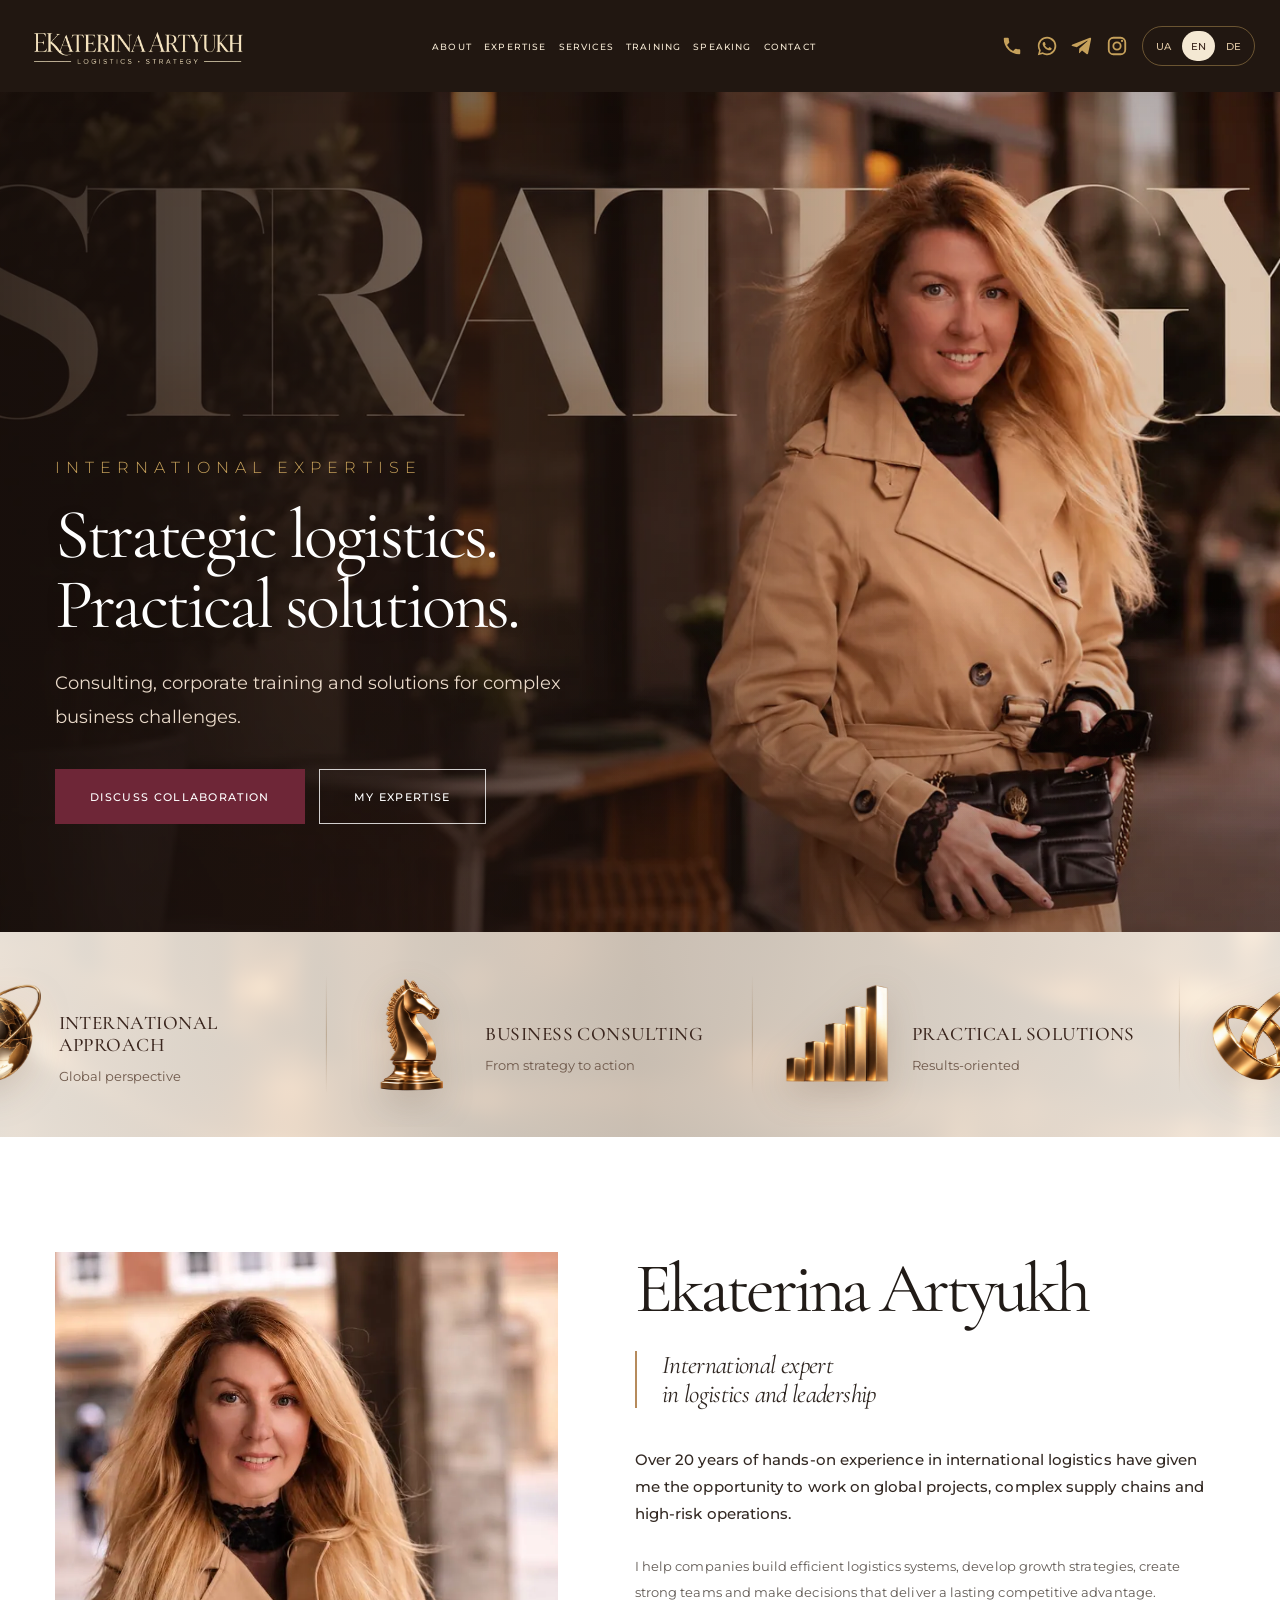
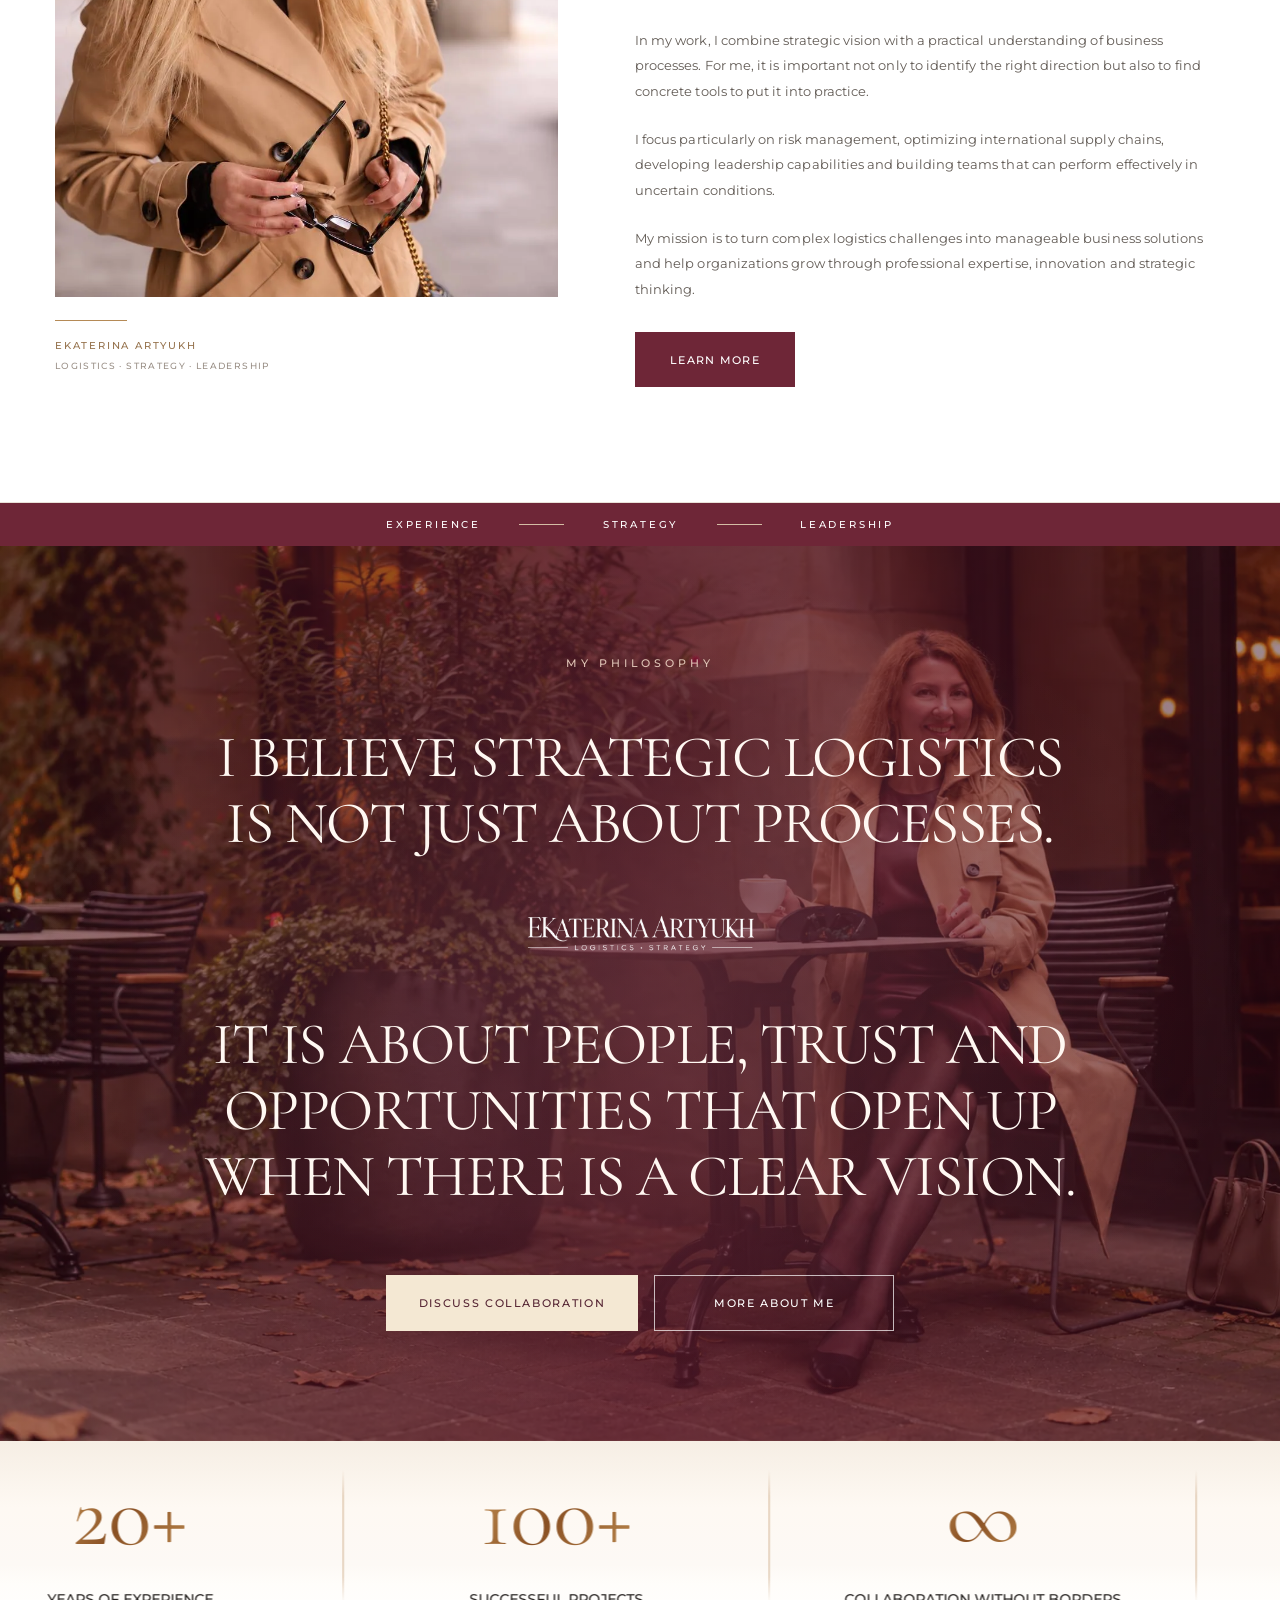
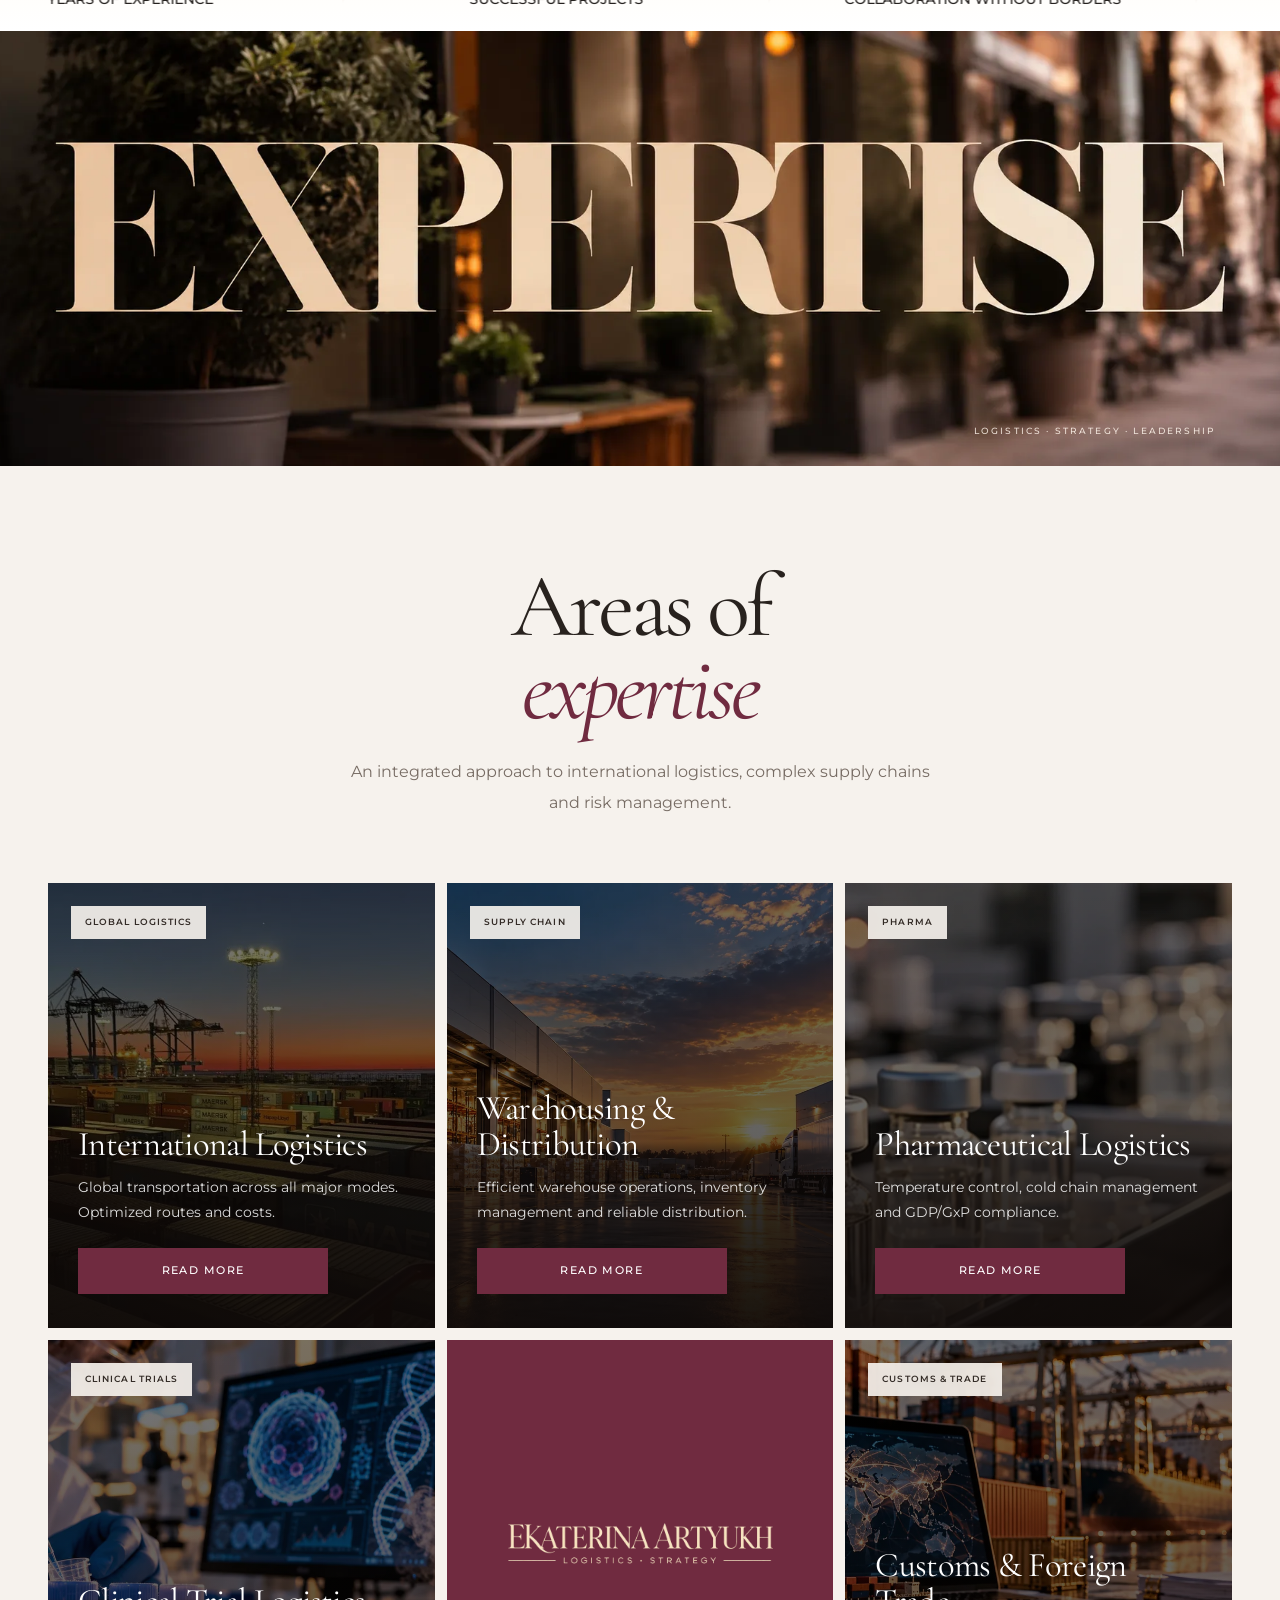
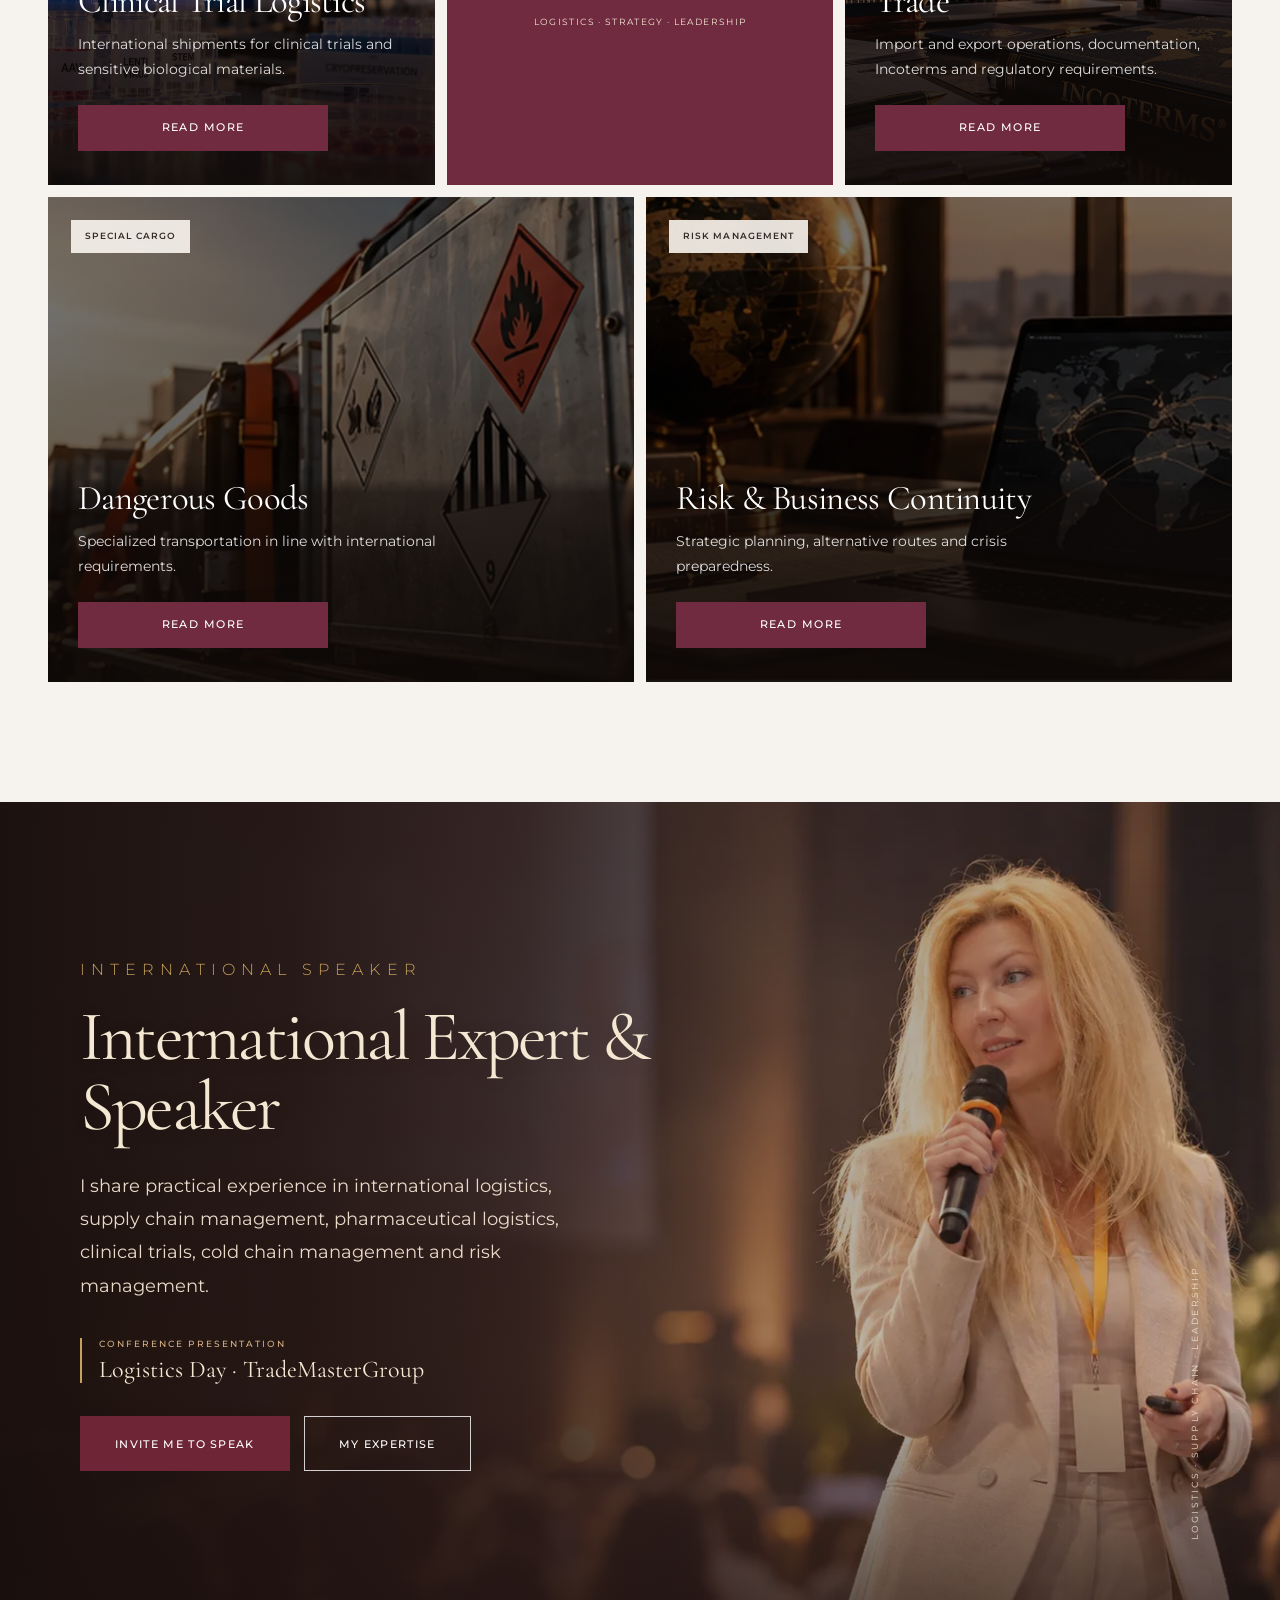
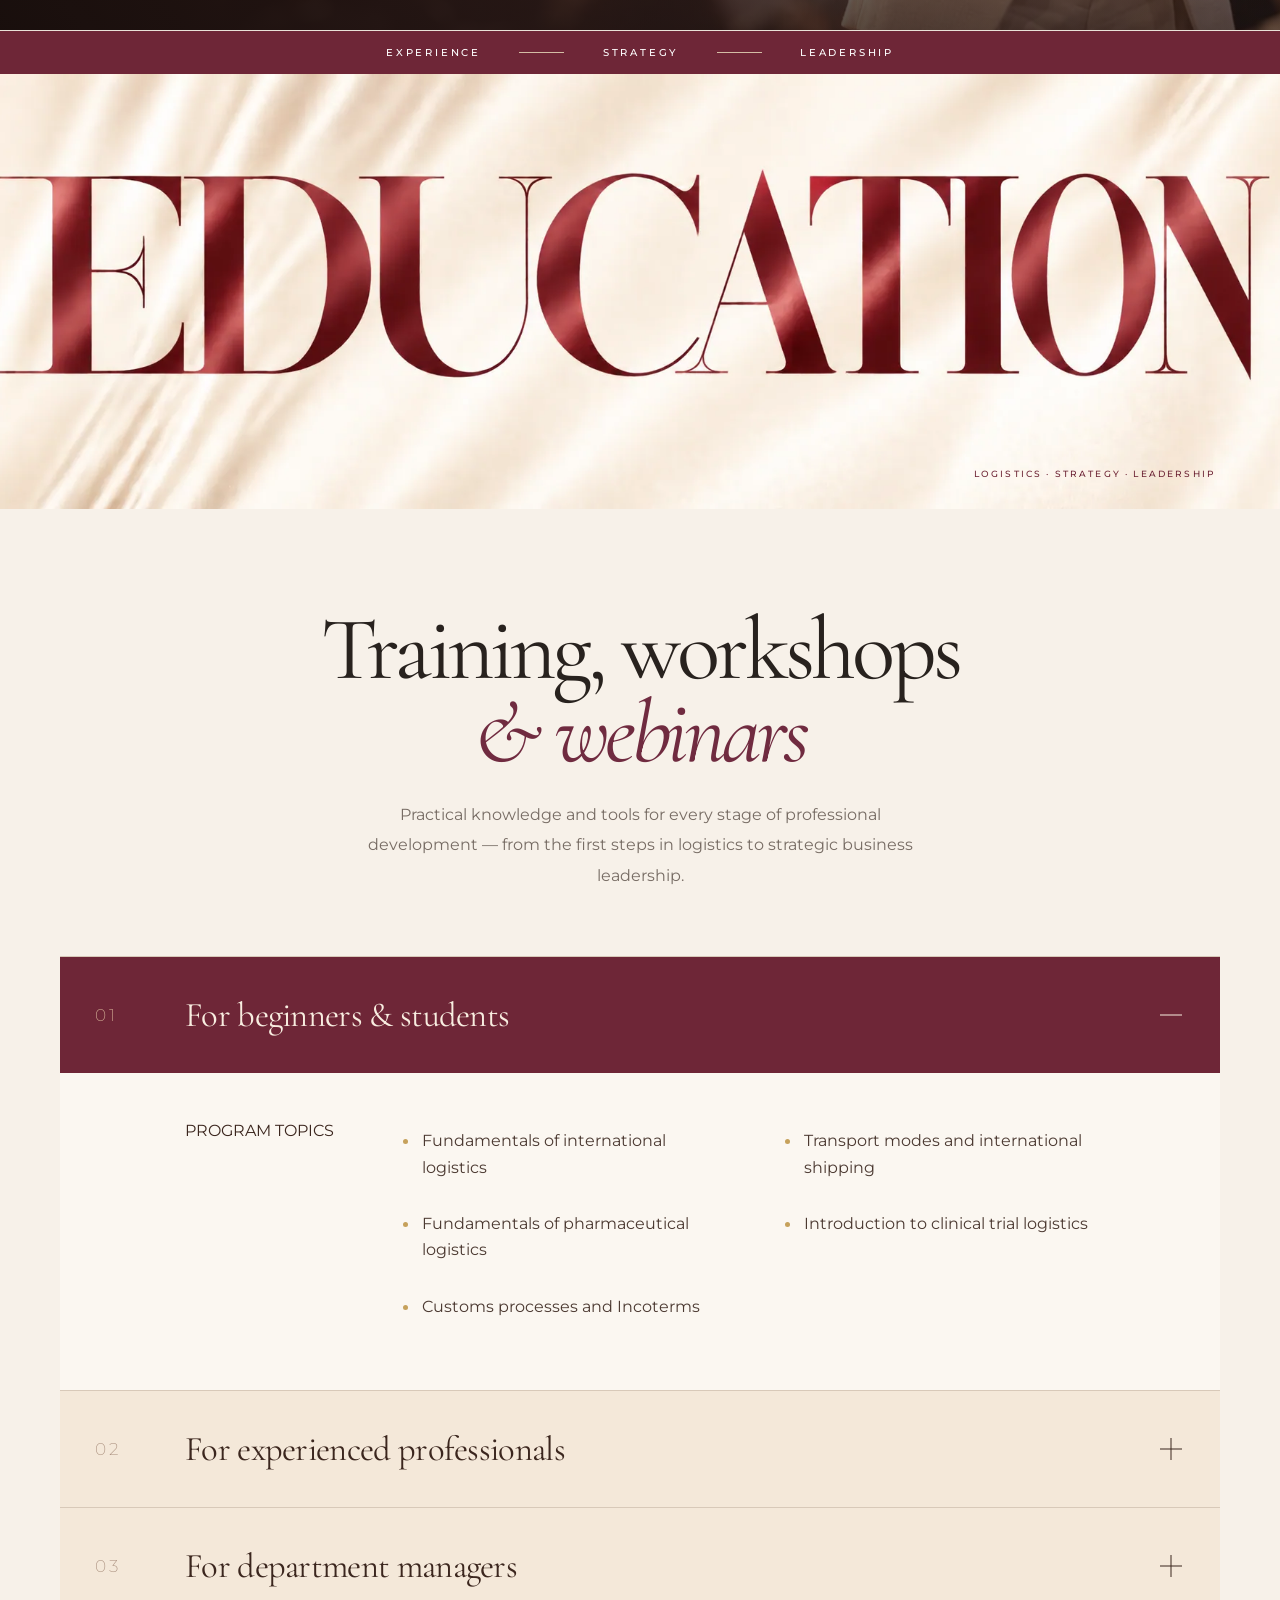
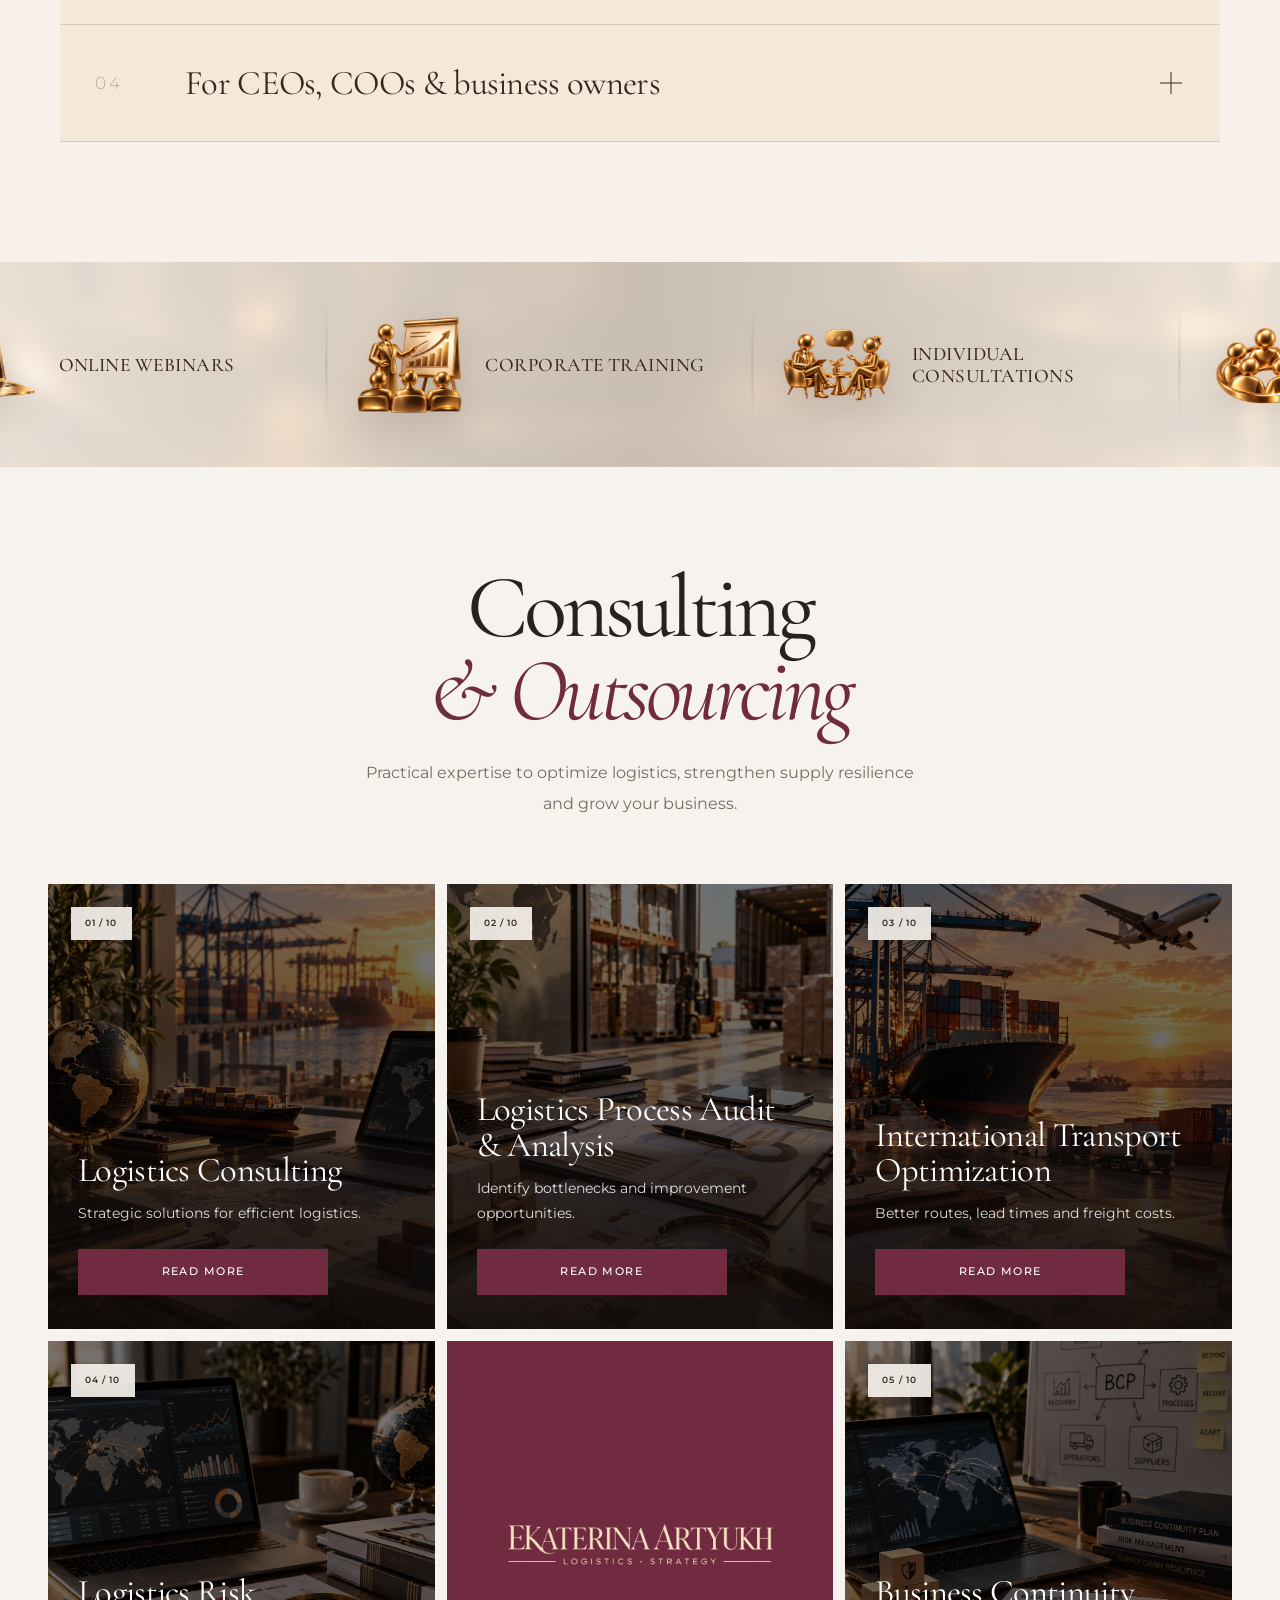
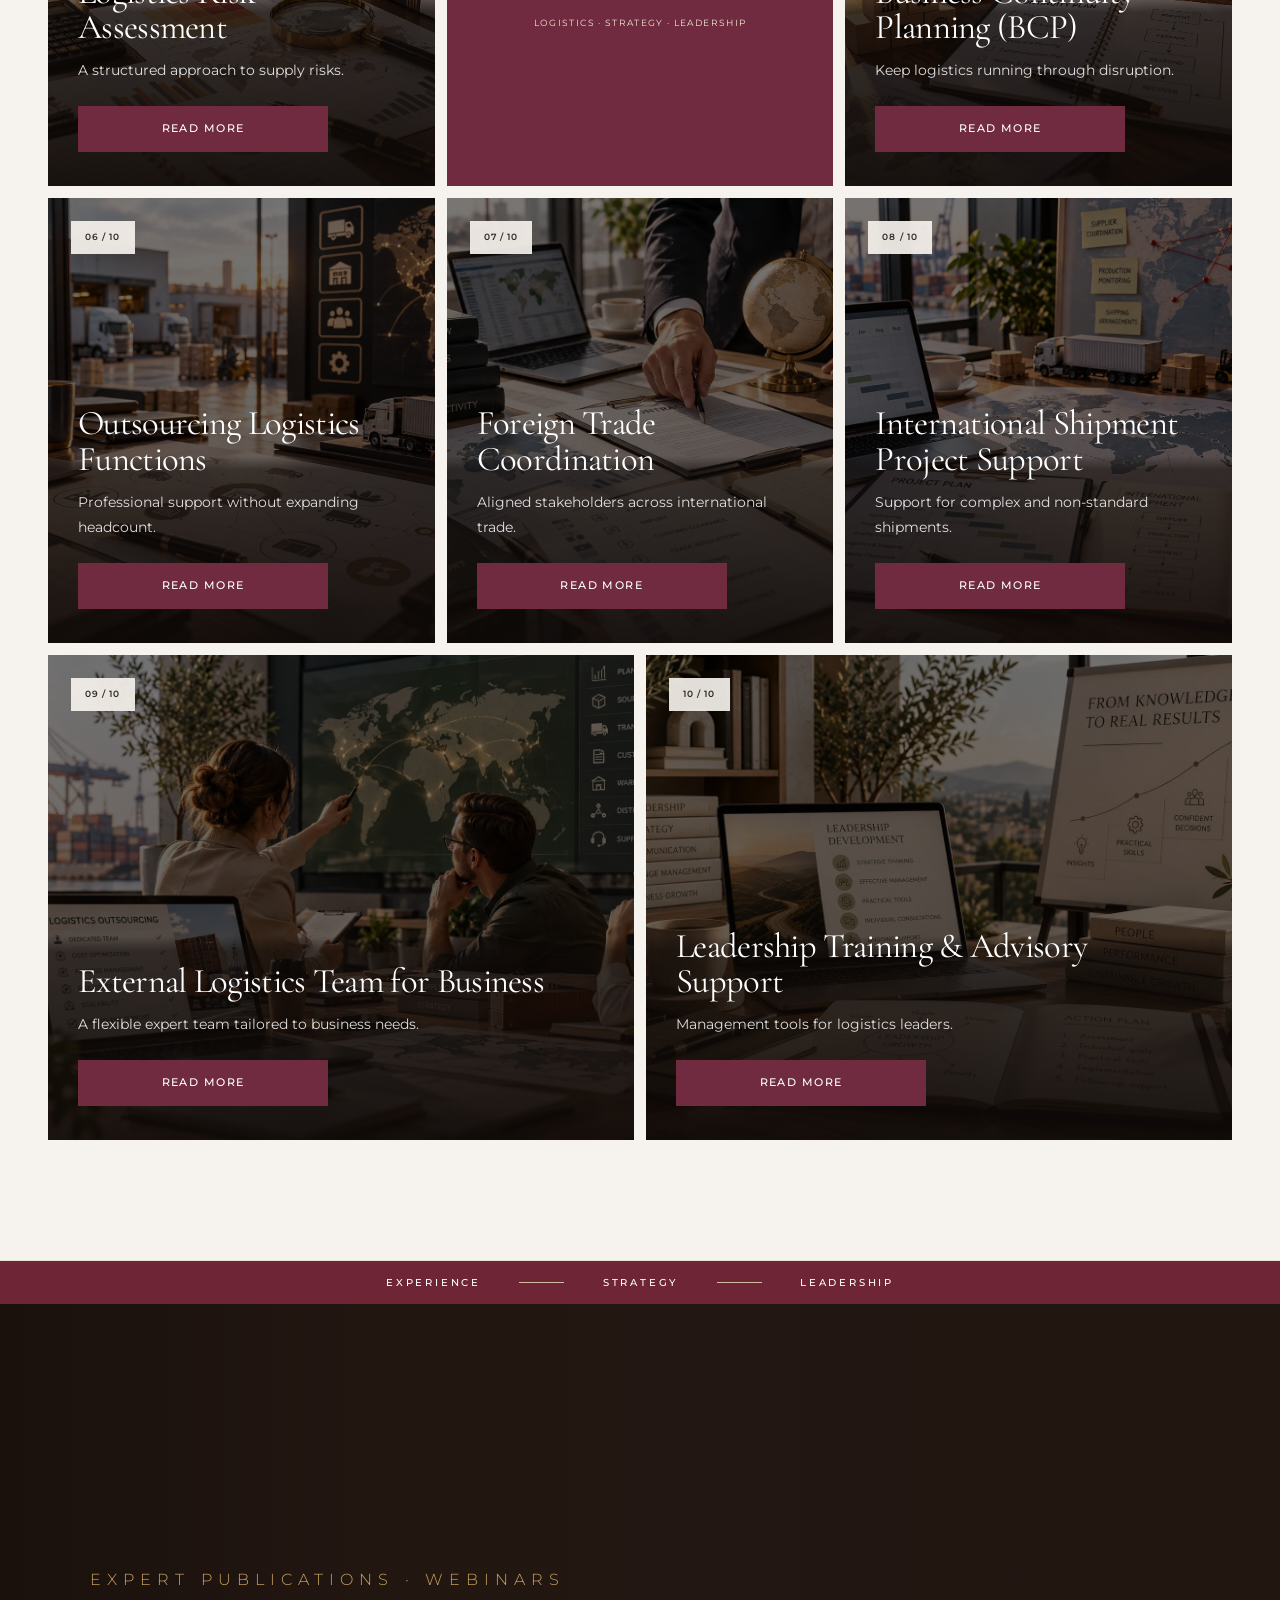
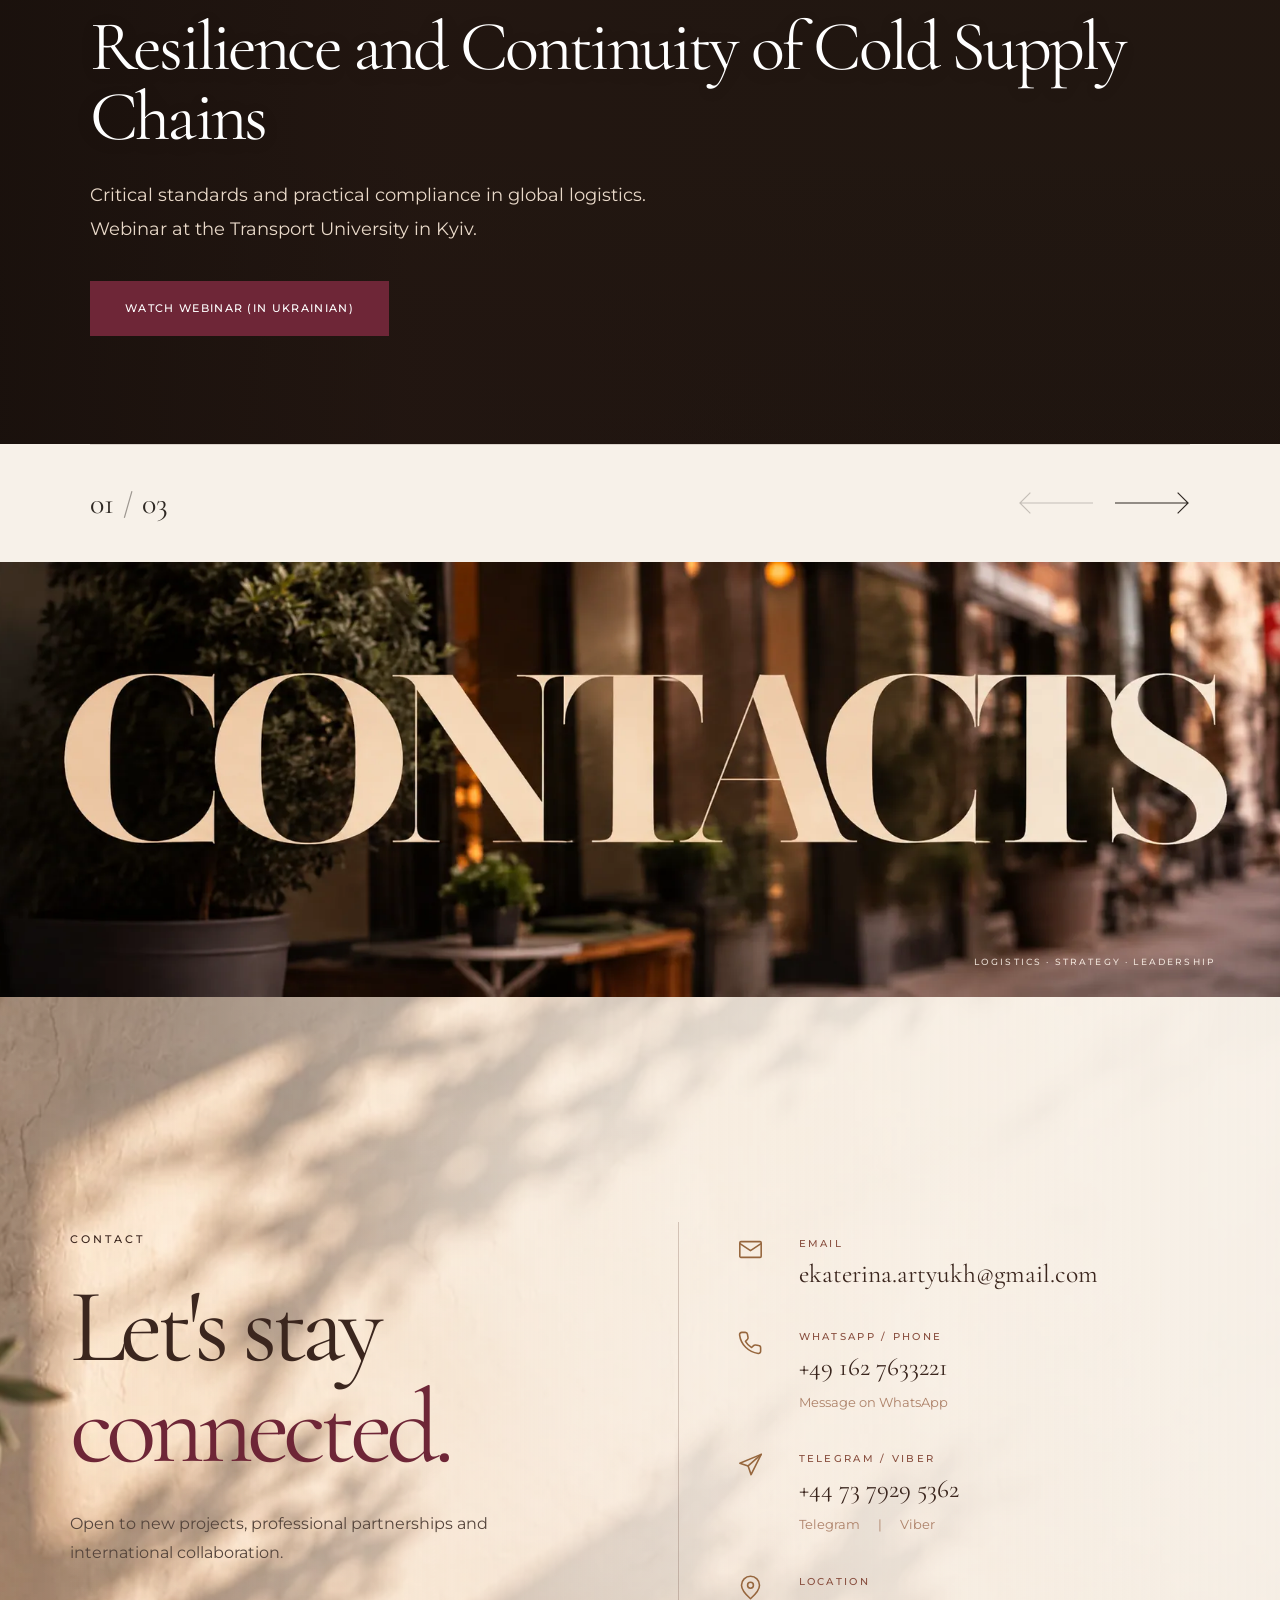
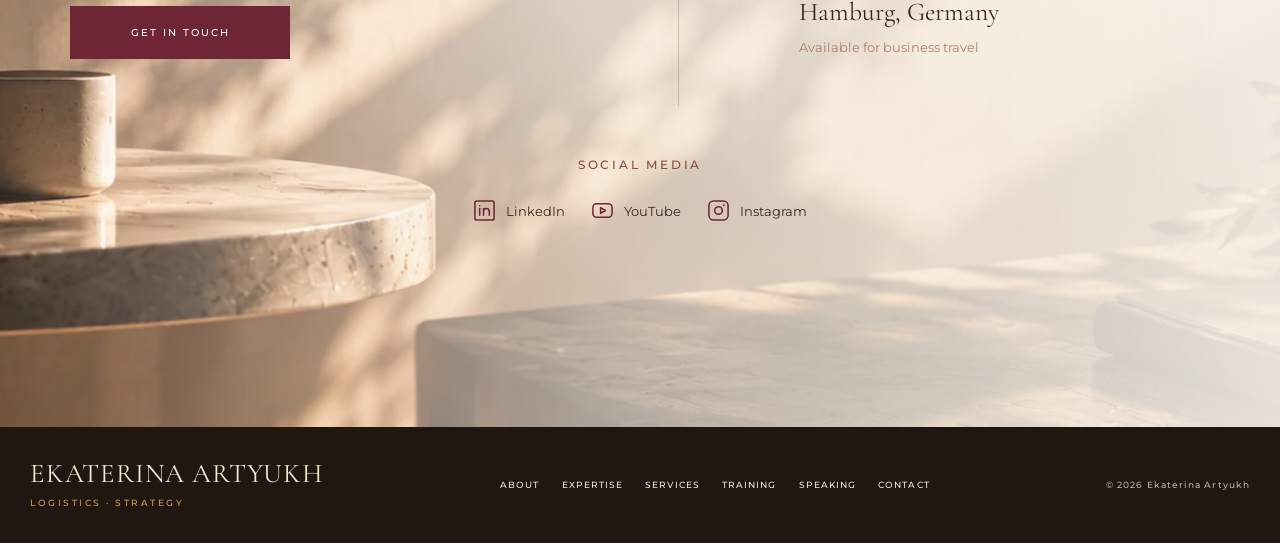
<file: en/index.html>
<!doctype html>

<html lang="en">
  <head>
    <meta charset="utf-8" />
    <meta
      name="google-site-verification"
      content="EGwaKx04b2LRXVBuNNCwe51BIDoMl4UDLcf9LfwEhhY"
    />
    <meta content="width=device-width, initial-scale=1" name="viewport" />
    <meta content="#f4eee8" name="theme-color" />
    <meta
      content="Ekaterina Artyukh — strategic logistics, consulting, corporate training and international collaboration."
      data-i18n-content="pageDescription"
      name="description"
    />
    <title>Ekaterina Artyukh — Strategic Logistics &amp; Consulting</title>
    <link
      rel="preload"
      as="image"
      href="../img/ekaterina-hero.webp"
      media="(min-width: 768px)"
      fetchpriority="high"
    />
    <link
      rel="preload"
      as="image"
      href="../img/hero-mobile.webp"
      media="(max-width: 767px)"
      fetchpriority="high"
    />
    <link href="https://fonts.googleapis.com" rel="preconnect" />
    <link crossorigin="" href="https://fonts.gstatic.com" rel="preconnect" />
    <link
      href="https://fonts.googleapis.com/css2?family=Cormorant+Garamond:wght@400;500;600&amp;family=Montserrat:wght@400;500;600&amp;display=swap"
      rel="stylesheet"
    />
    <link href="../style.css" rel="stylesheet" />
    <script defer="" src="../translations.js"></script>
    <script defer="" src="../app.js"></script>
    <meta content="website" property="og:type" />
    <meta content="Ekaterina Artyukh" property="og:site_name" />
    <meta
      content="Ekaterina Artyukh — Strategic Logistics &amp; Consulting"
      property="og:title"
    />
    <meta
      content="International logistics, strategic consulting, corporate training and practical solutions for business."
      property="og:description"
    />
    <meta content="https://ekaterinaartyukh.com/en/" property="og:url" />
    <meta
      content="https://ekaterinaartyukh.com/img/og-image.jpg"
      property="og:image"
    />
    <meta
      content="https://ekaterinaartyukh.com/img/og-image.jpg"
      property="og:image:secure_url"
    />
    <meta content="image/jpeg" property="og:image:type" />
    <meta content="1200" property="og:image:width" />
    <meta content="630" property="og:image:height" />
    <meta
      content="Ekaterina Artyukh — International Logistics and Strategic Consulting"
      property="og:image:alt"
    />
    <meta content="summary_large_image" name="twitter:card" />
    <meta
      name="twitter:description"
      content="International logistics, strategic consulting, corporate training and practical solutions for business."
    />
    <meta
      content="Ekaterina Artyukh — Strategic Logistics &amp; Consulting"
      name="twitter:title"
    />
    <meta
      content="https://ekaterinaartyukh.com/img/og-image.jpg"
      name="twitter:image"
    />
    <link href="https://ekaterinaartyukh.com/en/" rel="canonical" />
    <link href="../img/ekaterina-logo.webp" rel="icon" type="image/webp" />
    <meta content="index, follow" name="robots" />
    <script type="application/ld+json">
      {
        "@context": "https://schema.org",
        "@type": "Person",
        "name": "Ekaterina Artyukh",
        "url": "https://ekaterinaartyukh.com/en/",
        "jobTitle": "International Logistics Consultant",
        "sameAs": [
          "https://www.linkedin.com/in/ekaterina-artyukh/",
          "https://youtube.com/@ekaterinaartyukhlogistics"
        ],
        "inLanguage": "en"
      }
    </script>
    <link href="https://ekaterinaartyukh.com/" hreflang="uk" rel="alternate" />
    <link
      href="https://ekaterinaartyukh.com/en/"
      hreflang="en"
      rel="alternate"
    />
    <link
      href="https://ekaterinaartyukh.com/de/"
      hreflang="de"
      rel="alternate"
    />
    <link
      href="https://ekaterinaartyukh.com/"
      hreflang="x-default"
      rel="alternate"
    />
  </head>
  <body>
    <header class="site-header" id="top">
      <div class="header-inner">
        <a
          aria-label="Ekaterina Artyukh — home"
          class="brand"
          data-i18n-aria-label="brandAria"
          href="#top"
          ><img
            alt="Ekaterina Artyukh — Logistics · Strategy"
            decoding="async"
            height="104"
            src="../img/ekaterina-logo-white.webp"
            width="320"
        /></a>
        <nav
          aria-label="Main navigation"
          class="desktop-nav"
          data-i18n-aria-label="navMain"
        >
          <a data-i18n="about" href="#about">ABOUT</a
          ><a data-i18n="expertise" href="#expertise">EXPERTISE</a
          ><a data-i18n="services" href="#services">SERVICES</a
          ><a data-i18n="training" href="#training">TRAINING</a
          ><a data-i18n="speaking" href="#speaking">SPEAKING</a
          ><a data-i18n="contact" href="#contact">CONTACT</a>
        </nav>
        <div class="header-actions">
          <div
            aria-label="Social media"
            class="social-links"
            data-i18n-aria-label="socialMedia"
          >
            <a
              aria-label="Телефон — +49 162 7633221"
              class="social-icon"
              data-i18n-title="phoneTitle"
              href="tel:+491627633221"
              title="Phone"
              ><svg aria-hidden="true" viewbox="0 0 24 24">
                <path
                  d="M6.62 10.79a15.05 15.05 0 006.59 6.59l2.2-2.2a1 1 0 011.01-.24c1.12.37 2.33.56 3.58.56a1 1 0 011 1V20a1 1 0 01-1 1C10.61 21 3 13.39 3 4a1 1 0 011-1h3.5a1 1 0 011 1c0 1.25.2 2.46.56 3.58a1 1 0 01-.25 1.01z"
                ></path></svg></a
            ><a
              aria-label="WhatsApp — +49 162 7633221"
              class="social-icon"
              href="https://wa.me/491627633221"
              rel="noopener noreferrer"
              target="_blank"
              title="WhatsApp"
              ><svg aria-hidden="true" viewbox="0 0 24 24">
                <path
                  d="M12.04 2C6.51 2 2 6.49 2 12c0 1.76.46 3.48 1.33 5L2 22l5.13-1.34A10 10 0 1012.04 2zm0 18.16c-1.5 0-2.96-.4-4.24-1.16l-.3-.18-3.04.8.81-2.97-.2-.31A8.14 8.14 0 1112.04 20.16zm4.47-6.1c-.24-.12-1.44-.71-1.66-.79-.22-.08-.38-.12-.54.12-.16.24-.62.79-.76.95-.14.16-.28.18-.52.06-.24-.12-1.01-.37-1.92-1.18-.71-.63-1.19-1.41-1.33-1.65-.14-.24-.01-.37.11-.49.11-.11.24-.28.36-.42.12-.14.16-.24.24-.4.08-.16.04-.3-.02-.42-.06-.12-.54-1.3-.74-1.78-.19-.46-.38-.4-.54-.41h-.46c-.16 0-.42.06-.64.3-.22.24-.84.82-.84 2s.86 2.32.98 2.48c.12.16 1.7 2.6 4.12 3.64.58.25 1.03.4 1.38.51.58.18 1.1.16 1.52.1.46-.07 1.44-.59 1.64-1.16.2-.57.2-1.06.14-1.16-.06-.1-.22-.16-.46-.28z"
                ></path></svg></a
            ><a
              aria-label="Telegram"
              class="social-icon"
              href="https://t.me/+447379295362"
              rel="noopener noreferrer"
              target="_blank"
              title="Telegram"
              ><svg aria-hidden="true" viewbox="0 0 24 24">
                <path
                  d="M21.9 4.6 18.7 19.8c-.24 1.07-.87 1.33-1.77.83l-4.9-3.6-2.36 2.28c-.26.26-.48.48-.98.48l.35-4.96L18.1 6.6c.4-.35-.09-.55-.62-.2L6.26 13.47l-4.83-1.5c-1.05-.33-1.07-1.05.22-1.56L20.53 3.1c.88-.33 1.65.2 1.37 1.5z"
                ></path>
              </svg>
            </a>
            <a
              aria-label="Instagram"
              class="social-icon"
              href="https://instagram.com/ekaterina.logisticsglobal?psln=NG01MWJxdGo4YTRq&amp;utm_source=qr"
              rel="noopener noreferrer"
              target="_blank"
              title="Instagram"
              ><svg aria-hidden="true" viewbox="0 0 24 24">
                <rect
                  fill="none"
                  height="18"
                  rx="5"
                  stroke="currentColor"
                  stroke-width="2"
                  width="18"
                  x="3"
                  y="3"
                ></rect>
                <circle
                  cx="12"
                  cy="12"
                  fill="none"
                  r="4"
                  stroke="currentColor"
                  stroke-width="2"
                ></circle>
                <circle cx="17.5" cy="6.5" r="1.2"></circle></svg
            ></a>
          </div>
          <div
            aria-label="Choose language"
            class="lang-switch"
            data-i18n-aria-label="chooseLanguage"
            role="group"
          >
            <button aria-pressed="false" class="" data-lang="uk" type="button">
              UA</button
            ><button
              aria-pressed="true"
              class="active"
              data-lang="en"
              type="button"
            >
              EN</button
            ><button aria-pressed="false" class="" data-lang="de" type="button">
              DE
            </button>
          </div>
          <button
            aria-controls="mobile-nav"
            aria-expanded="false"
            aria-label="Відкрити меню"
            class="menu-toggle"
            type="button"
          >
            <span></span><span></span><span></span>
          </button>
        </div>
      </div>
      <nav
        aria-label="Mobile navigation"
        class="mobile-nav"
        data-i18n-aria-label="navMobile"
        id="mobile-nav"
        inert=""
      >
        <a data-i18n="about" href="#about">ABOUT</a
        ><a data-i18n="expertise" href="#expertise">EXPERTISE</a
        ><a data-i18n="services" href="#services">SERVICES</a
        ><a data-i18n="training" href="#training">TRAINING</a
        ><a data-i18n="speaking" href="#speaking">SPEAKING</a
        ><a data-i18n="contact" href="#contact">CONTACT</a>
        <div
          aria-label="Social media"
          class="social-links"
          data-i18n-aria-label="socialMedia"
        >
          <a
            aria-label="Телефон — +49 162 7633221"
            class="social-icon"
            data-i18n-title="phoneTitle"
            href="tel:+491627633221"
            title="Phone"
            ><svg aria-hidden="true" viewbox="0 0 24 24">
              <path
                d="M6.62 10.79a15.05 15.05 0 006.59 6.59l2.2-2.2a1 1 0 011.01-.24c1.12.37 2.33.56 3.58.56a1 1 0 011 1V20a1 1 0 01-1 1C10.61 21 3 13.39 3 4a1 1 0 011-1h3.5a1 1 0 011 1c0 1.25.2 2.46.56 3.58a1 1 0 01-.25 1.01z"
              ></path></svg></a
          ><a
            aria-label="WhatsApp — +49 162 7633221"
            class="social-icon"
            href="https://wa.me/491627633221"
            rel="noopener noreferrer"
            target="_blank"
            title="WhatsApp"
          >
            <svg aria-hidden="true" viewbox="0 0 24 24">
              <path
                d="M12.04 2C6.51 2 2 6.49 2 12c0 1.76.46 3.48 1.33 5L2 22l5.13-1.34A10 10 0 1012.04 2zm0 18.16c-1.5 0-2.96-.4-4.24-1.16l-.3-.18-3.04.8.81-2.97-.2-.31A8.14 8.14 0 1112.04 20.16zm4.47-6.1c-.24-.12-1.44-.71-1.66-.79-.22-.08-.38-.12-.54.12-.16.24-.62.79-.76.95-.14.16-.28.18-.52.06-.24-.12-1.01-.37-1.92-1.18-.71-.63-1.19-1.41-1.33-1.65-.14-.24-.01-.37.11-.49.11-.11.24-.28.36-.42.12-.14.16-.24.24-.4.08-.16.04-.3-.02-.42-.06-.12-.54-1.3-.74-1.78-.19-.46-.38-.4-.54-.41h-.46c-.16 0-.42.06-.64.3-.22.24-.84.82-.84 2s.86 2.32.98 2.48c.12.16 1.7 2.6 4.12 3.64.58.25 1.03.4 1.38.51.58.18 1.1.16 1.52.1.46-.07 1.44-.59 1.64-1.16.2-.57.2-1.06.14-1.16-.06-.1-.22-.16-.46-.28z"
              ></path>
            </svg> </a
          ><a
            aria-label="Viber — відкрити Viber"
            class="social-icon"
            data-i18n-title="viberTitle"
            href="viber://chat?number=%2B491627633221"
            title="Viber"
          >
            <svg aria-hidden="true" viewbox="0 0 24 24">
              <path
                d="M12 2C6.5 2 3 5.5 3 11c0 2.4.7 4.2 2 5.6L4 21l4.6-1.2c1.1.5 2.2.7 3.4.7 5.5 0 9-3.5 9-9S17.5 2 12 2zm4.7 13.7c-.3.8-1.5 1.5-2.2 1.5-1.8 0-5.9-3.7-6.7-5.9-.3-.9-.2-1.7.3-2.2.2-.2.5-.3.8-.3.2 0 .4 0 .6.5l.8 1.8c.1.3 0 .5-.2.7l-.6.7c.5 1.1 1.5 2 2.6 2.6l.7-.7c.2-.2.4-.3.7-.2l1.8.8c.4.2.5.4.4.7z"
              ></path>
            </svg>
          </a>
          <a
            aria-label="Telegram"
            class="social-icon"
            href="https://t.me/+447379295362"
            rel="noopener noreferrer"
            target="_blank"
            title="Telegram"
          >
            <svg aria-hidden="true" viewbox="0 0 24 24">
              <path
                d="M21.9 4.6 18.7 19.8c-.24 1.07-.87 1.33-1.77.83l-4.9-3.6-2.36 2.28c-.26.26-.48.48-.98.48l.35-4.96L18.1 6.6c.4-.35-.09-.55-.62-.2L6.26 13.47l-4.83-1.5c-1.05-.33-1.07-1.05.22-1.56L20.53 3.1c.88-.33 1.65.2 1.37 1.5z"
              ></path>
            </svg>
          </a>
          <a
            aria-label="Instagram"
            class="social-icon"
            href="https://instagram.com/ekaterina.logisticsglobal?psln=NG01MWJxdGo4YTRq&amp;utm_source=qr"
            rel="noopener noreferrer"
            target="_blank"
            title="Instagram"
            ><svg aria-hidden="true" viewbox="0 0 24 24">
              <rect
                fill="none"
                height="18"
                rx="5"
                stroke="currentColor"
                stroke-width="2"
                width="18"
                x="3"
                y="3"
              ></rect>
              <circle
                cx="12"
                cy="12"
                fill="none"
                r="4"
                stroke="currentColor"
                stroke-width="2"
              ></circle>
              <circle cx="17.5" cy="6.5" r="1.2"></circle></svg
          ></a>
        </div>
      </nav>
    </header>
    <main>
      <section aria-labelledby="hero-title" class="hero">
        <div
          aria-label="Ekaterina Artyukh — international logistics expert"
          class="hero-photo"
          data-i18n-aria-label="heroImage"
          role="img"
        ></div>
        <div class="hero-shade"></div>
        <div class="hero-content">
          <p class="eyebrow" data-i18n="eyebrow">INTERNATIONAL EXPERTISE</p>
          <h1 class="title" data-i18n="title" id="hero-title">
            Strategic logistics.<br />Practical solutions.
          </h1>
          <p class="hero-copy" data-i18n="description">
            Consulting, corporate training and solutions for complex business
            challenges.
          </p>
          <div class="hero-buttons">
            <a
              class="btn btn-primary"
              data-i18n="cta"
              href="https://wa.me/491627633221"
              >DISCUSS COLLABORATION</a
            ><a class="btn btn-outline" data-i18n="secondary" href="#expertise"
              >MY EXPERTISE</a
            >
          </div>
        </div>
      </section>
      <section
        aria-label="Our strengths"
        class="benefits benefits-hero"
        data-i18n-aria-label="benefitsAria"
      >
        <div class="benefits-carousel" id="benefitsCarousel">
          <div class="benefits-track">
            <article class="benefit">
              <img
                alt=""
                class="benefit-icon"
                draggable="false"
                src="../img/globe.webp"
              />
              <div class="benefit-content">
                <h3 data-i18n="b1">INTERNATIONAL APPROACH</h3>
                <p data-i18n="b1s">Global perspective</p>
              </div>
            </article>
            <article class="benefit">
              <img
                alt=""
                class="benefit-icon"
                draggable="false"
                src="../img/chess.webp"
              />
              <div class="benefit-content">
                <h3 data-i18n="b2">BUSINESS CONSULTING</h3>
                <p data-i18n="b2s">From strategy to action</p>
              </div>
            </article>
            <article class="benefit">
              <img
                alt=""
                class="benefit-icon"
                draggable="false"
                src="../img/chart.webp"
              />
              <div class="benefit-content">
                <h3 data-i18n="b3">PRACTICAL SOLUTIONS</h3>
                <p data-i18n="b3s">Results-oriented</p>
              </div>
            </article>
            <article class="benefit">
              <img
                alt=""
                class="benefit-icon"
                draggable="false"
                src="../img/rings.webp"
              />
              <div class="benefit-content">
                <h3 data-i18n="b4">PEOPLE &amp; PARTNERSHIP</h3>
                <p data-i18n="b4s">Sustainable development</p>
              </div>
            </article>
          </div>
        </div>
      </section>
      <section
        aria-labelledby="about-title"
        class="about-section section"
        id="about"
      >
        <div class="about-container">
          <div class="about-layout">
            <div class="about-visual">
              <div class="about-photo-frame">
                <img
                  alt="Ekaterina Artyukh — international expert in logistics and leadership"
                  class="about-photo"
                  data-i18n-alt="aboutImage"
                  decoding="async"
                  loading="lazy"
                  src="../img/about.webp"
                />
              </div>
              <div class="about-photo-caption">
                <span class="about-caption-line"></span>
                <span>EKATERINA ARTYUKH</span>
                <span>LOGISTICS · STRATEGY · LEADERSHIP</span>
              </div>
            </div>
            <div class="about-info">
              <h2 class="about-title" data-i18n="aboutHeading" id="about-title">
                Ekaterina Artyukh
              </h2>
              <div class="about-subtitle">
                <p data-i18n="aboutSubtitle">
                  International expert<br />in logistics and leadership
                </p>
              </div>
              <div class="about-text">
                <p class="about-intro" data-i18n="aboutIntro">
                  Over 20 years of hands-on experience in international
                  logistics have given me the opportunity to work on global
                  projects, complex supply chains and high-risk operations.
                </p>
                <p data-i18n="aboutP2">
                  I help companies build efficient logistics systems, develop
                  growth strategies, create strong teams and make decisions that
                  deliver a lasting competitive advantage.
                </p>
                <p data-i18n="aboutP3">
                  In my work, I combine strategic vision with a practical
                  understanding of business processes. For me, it is important
                  not only to identify the right direction but also to find
                  concrete tools to put it into practice.
                </p>
                <p data-i18n="aboutP4">
                  I focus particularly on risk management, optimizing
                  international supply chains, developing leadership
                  capabilities and building teams that can perform effectively
                  in uncertain conditions.
                </p>
                <p data-i18n="aboutP5">
                  My mission is to turn complex logistics challenges into
                  manageable business solutions and help organizations grow
                  through professional expertise, innovation and strategic
                  thinking.
                </p>
              </div>
              <button
                aria-haspopup="dialog"
                class="btn btn-primary about-details-trigger"
                data-about-open=""
                data-i18n="aboutDetailsButton"
                type="button"
              >
                LEARN MORE
              </button>
            </div>
          </div>
        </div>
      </section>
      <div class="about-bottom">
        <span>EXPERIENCE</span>
        <span class="about-bottom-line"></span>
        <span>STRATEGY</span>
        <span class="about-bottom-line"></span>
        <span>LEADERSHIP</span>
      </div>
      <section aria-label="Філософія Катерини Артюх" class="quote-section">
        <div class="quote-section__content">
          <span class="quote-section__eyebrow"> MY PHILOSOPHY </span>
          <blockquote class="quote-section__quote">
            <p data-i18n="quoteFirst">
              I BELIEVE STRATEGIC LOGISTICS IS NOT JUST ABOUT PROCESSES.
            </p>
            <div class="quote-section__logo">
              <img
                alt="Ekaterina Artyukh"
                loading="lazy"
                src="../img/ekaterina-logo-white.webp"
              />
            </div>
            <p data-i18n="quoteSecond">
              IT IS ABOUT PEOPLE, TRUST AND OPPORTUNITIES THAT OPEN UP WHEN
              THERE IS A CLEAR VISION.
            </p>
          </blockquote>
          <div class="quote-section__actions">
            <a
              class="quote-section__btn quote-section__btn--primary"
              data-i18n="quoteCta"
              href="https://wa.me/491627633221"
              rel="noopener noreferrer"
              target="_blank"
              >DISCUSS COLLABORATION</a
            >
            <a
              class="quote-section__btn quote-section__btn--outline"
              data-i18n="quoteMore"
              href="#about"
              >MORE ABOUT ME</a
            >
          </div>
        </div>
      </section>
      <section aria-label="Наші досягнення" class="stats-section">
        <div class="stats-carousel" id="statsCarousel">
          <div class="stats-track">
            <article class="stats-item">
              <span class="stats-number">20+</span>
              <p data-i18n="stat1">YEARS OF EXPERIENCE</p>
            </article>
            <article class="stats-item">
              <span class="stats-number">100+</span>
              <p data-i18n="stat2">SUCCESSFUL PROJECTS</p>
            </article>
            <article class="stats-item">
              <span class="stats-number">∞</span>
              <p data-i18n="stat3">COLLABORATION WITHOUT BORDERS</p>
            </article>
            <article class="stats-item">
              <span class="stats-number">100%</span>
              <p data-i18n="stat4">RESULT-ORIENTED</p>
            </article>
          </div>
        </div>
      </section>
      <section class="expertise-section" id="expertise">
        <div
          aria-label="EXPERTISE — напрями експертизи"
          class="expertise-banner"
          role="img"
        >
          <span class="expertise-banner-caption">
            LOGISTICS · STRATEGY · LEADERSHIP
          </span>
        </div>
        <div class="expertise-container">
          <header class="expertise-heading">
            <h2>
              <span data-i18n="expertiseTitleFirst">Areas of</span>
              <em data-i18n="expertiseTitleSecond">expertise</em>
            </h2>
            <p data-i18n="expertiseIntro">
              An integrated approach to international logistics, complex supply
              chains and risk management.
            </p>
          </header>
          <div class="expertise-viewport" id="expertiseCarousel">
            <div class="expertise-grid">
              <article class="expertise-card" data-expertise="international">
                <img
                  alt=""
                  class="expertise-card-image"
                  loading="lazy"
                  src="../img/expertise-international.webp"
                />
                <span class="expertise-card-tag" data-i18n="expTagInternational"
                  >GLOBAL LOGISTICS</span
                >
                <div class="expertise-card-body">
                  <h3 data-i18n="expInternational">International Logistics</h3>
                  <p data-i18n="expInternationalDesc">
                    Global transportation across all major modes. Optimized
                    routes and costs.
                  </p>
                  <button
                    class="expertise-card-btn"
                    data-open-expertise="international"
                    type="button"
                  >
                    <span data-i18n="expertiseMore">READ MORE</span>
                  </button>
                </div>
              </article>
              <article class="expertise-card" data-expertise="warehouse">
                <img
                  alt=""
                  class="expertise-card-image"
                  loading="lazy"
                  src="../img/expertise-warehouse.webp"
                />
                <span class="expertise-card-tag" data-i18n="expTagWarehouse"
                  >SUPPLY CHAIN</span
                >
                <div class="expertise-card-body">
                  <h3 data-i18n="expWarehouse">
                    Warehousing &amp; Distribution
                  </h3>
                  <p data-i18n="expWarehouseDesc">
                    Efficient warehouse operations, inventory management and
                    reliable distribution.
                  </p>
                  <button
                    class="expertise-card-btn"
                    data-open-expertise="warehouse"
                    type="button"
                  >
                    <span data-i18n="expertiseMore">READ MORE</span>
                  </button>
                </div>
              </article>
              <article class="expertise-card" data-expertise="pharma">
                <img
                  alt=""
                  class="expertise-card-image"
                  loading="lazy"
                  src="../img/expertise-pharma.webp"
                />
                <span class="expertise-card-tag" data-i18n="expTagPharma"
                  >PHARMA</span
                >
                <div class="expertise-card-body">
                  <h3 data-i18n="expPharma">Pharmaceutical Logistics</h3>
                  <p data-i18n="expPharmaDesc">
                    Temperature control, cold chain management and GDP/GxP
                    compliance.
                  </p>
                  <button
                    class="expertise-card-btn"
                    data-open-expertise="pharma"
                    type="button"
                  >
                    <span data-i18n="expertiseMore">READ MORE</span>
                  </button>
                </div>
              </article>
              <article class="expertise-card" data-expertise="clinical">
                <img
                  alt=""
                  class="expertise-card-image"
                  loading="lazy"
                  src="../img/expertise-clinical.webp"
                />
                <span class="expertise-card-tag" data-i18n="expTagClinical"
                  >CLINICAL TRIALS</span
                >
                <div class="expertise-card-body">
                  <h3 data-i18n="expClinical">Clinical Trial Logistics</h3>
                  <p data-i18n="expClinicalDesc">
                    International shipments for clinical trials and sensitive
                    biological materials.
                  </p>
                  <button
                    class="expertise-card-btn"
                    data-open-expertise="clinical"
                    type="button"
                  >
                    <span data-i18n="expertiseMore">READ MORE</span>
                  </button>
                </div>
              </article>
              <div aria-hidden="true" class="expertise-logo">
                <img
                  alt=""
                  loading="lazy"
                  src="../img/ekaterina-logo-white.webp"
                />
                <span>LOGISTICS · STRATEGY · LEADERSHIP</span>
              </div>
              <article class="expertise-card" data-expertise="customs">
                <img
                  alt=""
                  class="expertise-card-image"
                  loading="lazy"
                  src="../img/expertise-customs.webp"
                />
                <span class="expertise-card-tag" data-i18n="expTagCustoms"
                  >CUSTOMS &amp; TRADE</span
                >
                <div class="expertise-card-body">
                  <h3 data-i18n="expCustoms">Customs &amp; Foreign Trade</h3>
                  <p data-i18n="expCustomsDesc">
                    Import and export operations, documentation, Incoterms and
                    regulatory requirements.
                  </p>
                  <button
                    class="expertise-card-btn"
                    data-open-expertise="customs"
                    type="button"
                  >
                    <span data-i18n="expertiseMore">READ MORE</span>
                  </button>
                </div>
              </article>
              <article class="expertise-card" data-expertise="dangerous">
                <img
                  alt=""
                  class="expertise-card-image"
                  loading="lazy"
                  src="../img/expertise-dangerous.webp"
                />
                <span class="expertise-card-tag" data-i18n="expTagDangerous"
                  >SPECIAL CARGO</span
                >
                <div class="expertise-card-body">
                  <h3 data-i18n="expDangerous">Dangerous Goods</h3>
                  <p data-i18n="expDangerousDesc">
                    Specialized transportation in line with international
                    requirements.
                  </p>
                  <button
                    class="expertise-card-btn"
                    data-open-expertise="dangerous"
                    type="button"
                  >
                    <span data-i18n="expertiseMore">READ MORE</span>
                  </button>
                </div>
              </article>
              <article class="expertise-card" data-expertise="risks">
                <img
                  alt=""
                  class="expertise-card-image"
                  loading="lazy"
                  src="../img/expertise-risks.webp"
                />
                <span class="expertise-card-tag" data-i18n="expTagRisks"
                  >RISK MANAGEMENT</span
                >
                <div class="expertise-card-body">
                  <h3 data-i18n="expRisks">Risk &amp; Business Continuity</h3>
                  <p data-i18n="expRisksDesc">
                    Strategic planning, alternative routes and crisis
                    preparedness.
                  </p>
                  <button
                    class="expertise-card-btn"
                    data-open-expertise="risks"
                    type="button"
                  >
                    <span data-i18n="expertiseMore">READ MORE</span>
                  </button>
                </div>
              </article>
            </div>
          </div>
          <div class="expertise-navigation">
            <span aria-live="polite" class="expertise-counter">
              <span id="expertiseCurrent">01</span>
              <span class="expertise-counter-divider">/</span>
              <span>07</span>
            </span>
            <div class="expertise-arrows">
              <button
                aria-label="Попередня картка"
                class="expertise-arrow expertise-prev"
                type="button"
              >
                <svg aria-hidden="true" viewbox="0 0 80 24">
                  <path d="M79 12H2M13 1L2 12l11 11"></path>
                </svg>
              </button>
              <button
                aria-label="Наступна картка"
                class="expertise-arrow expertise-next"
                type="button"
              >
                <svg aria-hidden="true" viewbox="0 0 80 24">
                  <path d="M1 12h77M67 1l11 11-11 11"></path>
                </svg>
              </button>
            </div>
          </div>
        </div>
      </section>
      <div
        aria-hidden="true"
        aria-labelledby="expertiseModalTitle"
        aria-modal="true"
        class="expertise-modal"
        id="expertiseModal"
        inert=""
        role="dialog"
      >
        <div class="expertise-modal-backdrop" data-close-expertise=""></div>
        <div class="expertise-modal-panel">
          <button
            aria-label="Закрити"
            class="expertise-modal-close"
            data-close-expertise=""
            type="button"
          >
            <span></span>
            <span></span>
          </button>
          <div class="expertise-modal-content">
            <span class="expertise-modal-eyebrow"> EXPERTISE </span>
            <h2 id="expertiseModalTitle"></h2>
            <p class="expertise-modal-intro" id="expertiseModalIntro"></p>
            <ul id="expertiseModalList"></ul>
            <a
              class="expertise-modal-cta"
              data-i18n="quoteCta"
              href="https://wa.me/491627633221"
              rel="noopener noreferrer"
              target="_blank"
              >DISCUSS COLLABORATION</a
            >
          </div>
        </div>
      </div>
      <section
        aria-labelledby="speaker-title"
        class="speaker-section"
        id="speaking"
      >
        <div aria-hidden="true" class="speaker-photo"></div>
        <div aria-hidden="true" class="speaker-overlay"></div>
        <div class="speaker-inner">
          <div class="speaker-content">
            <div class="eyebrow">
              <span class="speaker-label-dot"></span>
              <span data-i18n="speakerEyebrow">INTERNATIONAL SPEAKER</span>
            </div>
            <h2 class="title" data-i18n="speakerTitleOne" id="speaker-title">
              International Expert &amp; Speaker
            </h2>
            <p class="hero-copy" data-i18n="speakerDescription">
              I share practical experience in international logistics, supply
              chain management, pharmaceutical logistics, clinical trials, cold
              chain management and risk management.
            </p>
            <div class="speaker-event">
              <span class="speaker-event-line"></span>
              <div class="speaker-event-copy">
                <span class="speaker-event-type" data-i18n="speakerEventType"
                  >CONFERENCE PRESENTATION</span
                >
                <span class="speaker-event-name" data-i18n="speakerLogisticsDay"
                  >Logistics Day · TradeMasterGroup</span
                >
              </div>
            </div>
            <div class="hero-buttons">
              <a
                class="btn btn-primary"
                data-i18n="speakerInvite"
                href="https://wa.me/491627633221"
                >INVITE ME TO SPEAK</a
              ><a
                class="btn btn-outline"
                data-i18n="secondary"
                href="#expertise"
                >MY EXPERTISE</a
              >
            </div>
          </div>
          <div aria-hidden="true" class="speaker-side-note">
            LOGISTICS · SUPPLY CHAIN · LEADERSHIP
          </div>
        </div>
      </section>
      <div class="about-bottom">
        <span>EXPERIENCE</span>
        <span class="about-bottom-line"></span>
        <span>STRATEGY</span>
        <span class="about-bottom-line"></span>
        <span>LEADERSHIP</span>
      </div>
      <div
        aria-label="EXPERTISE — напрями експертизи"
        class="expertise-banner education"
        role="img"
      >
        <span class="expertise-banner-caption">
          LOGISTICS · STRATEGY · LEADERSHIP
        </span>
      </div>
      <section
        aria-labelledby="training-title"
        class="training-section expertise-section"
        id="training"
      >
        <div class="training-shell">
          <header class="expertise-heading">
            <h2>
              <span data-i18n="trainingTitleFirst">Training, workshops</span>
              <em data-i18n="trainingTitleSecond">&amp; webinars</em>
            </h2>
            <p data-i18n="trainingIntro">
              Practical knowledge and tools for every stage of professional
              development — from the first steps in logistics to strategic
              business leadership.
            </p>
          </header>
          <div class="training-accordion" id="trainingAccordion">
            <details class="training-item" open="">
              <summary class="training-trigger">
                <span class="training-number">01</span
                ><span class="training-name" data-i18n="trainingAudience1"
                  >For beginners &amp; students</span
                ><span aria-hidden="true" class="training-toggle"></span>
              </summary>
              <div class="training-panel">
                <div class="training-panel-inner">
                  <p class="training-panel-label" data-i18n="trainingTopics">
                    PROGRAM TOPICS
                  </p>
                  <ul class="training-topics">
                    <li data-i18n="trainingTopic1_1">
                      Fundamentals of international logistics
                    </li>
                    <li data-i18n="trainingTopic1_2">
                      Transport modes and international shipping
                    </li>
                    <li data-i18n="trainingTopic1_3">
                      Fundamentals of pharmaceutical logistics
                    </li>
                    <li data-i18n="trainingTopic1_4">
                      Introduction to clinical trial logistics
                    </li>
                    <li data-i18n="trainingTopic1_5">
                      Customs processes and Incoterms
                    </li>
                  </ul>
                </div>
              </div>
            </details>
            <details class="training-item">
              <summary class="training-trigger">
                <span class="training-number">02</span
                ><span class="training-name" data-i18n="trainingAudience2"
                  >For experienced professionals</span
                ><span aria-hidden="true" class="training-toggle"></span>
              </summary>
              <div class="training-panel">
                <div class="training-panel-inner">
                  <p class="training-panel-label" data-i18n="trainingTopics">
                    PROGRAM TOPICS
                  </p>
                  <ul class="training-topics">
                    <li data-i18n="trainingTopic2_1">
                      Multimodal transportation
                    </li>
                    <li data-i18n="trainingTopic2_2">Cold chain</li>
                    <li data-i18n="trainingTopic2_3">
                      Clinical trial logistics
                    </li>
                    <li data-i18n="trainingTopic2_4">GDP/GxP</li>
                    <li data-i18n="trainingTopic2_5">Risk management</li>
                    <li data-i18n="trainingTopic2_6">
                      Business Continuity Plan
                    </li>
                    <li data-i18n="trainingTopic2_7">
                      Logistics provider management
                    </li>
                  </ul>
                </div>
              </div>
            </details>
            <details class="training-item">
              <summary class="training-trigger">
                <span class="training-number">03</span
                ><span class="training-name" data-i18n="trainingAudience3"
                  >For department managers</span
                ><span aria-hidden="true" class="training-toggle"></span>
              </summary>
              <div class="training-panel">
                <div class="training-panel-inner">
                  <p class="training-panel-label" data-i18n="trainingTopics">
                    PROGRAM TOPICS
                  </p>
                  <ul class="training-topics">
                    <li data-i18n="trainingTopic3_1">
                      Logistics team management
                    </li>
                    <li data-i18n="trainingTopic3_2">
                      KPIs and operational performance
                    </li>
                    <li data-i18n="trainingTopic3_3">
                      Customer relationship management
                    </li>
                    <li data-i18n="trainingTopic3_4">
                      Logistics cost optimization
                    </li>
                    <li data-i18n="trainingTopic3_5">
                      Risk and crisis management
                    </li>
                  </ul>
                </div>
              </div>
            </details>
            <details class="training-item">
              <summary class="training-trigger">
                <span class="training-number">04</span
                ><span class="training-name" data-i18n="trainingAudience4"
                  >For CEOs, COOs &amp; business owners</span
                ><span aria-hidden="true" class="training-toggle"></span>
              </summary>
              <div class="training-panel">
                <div class="training-panel-inner">
                  <p class="training-panel-label" data-i18n="trainingTopics">
                    PROGRAM TOPICS
                  </p>
                  <ul class="training-topics">
                    <li data-i18n="trainingTopic4_1">
                      Strategic logistics management
                    </li>
                    <li data-i18n="trainingTopic4_2">
                      Logistics as a competitive advantage
                    </li>
                    <li data-i18n="trainingTopic4_3">
                      Building resilient supply chains
                    </li>
                    <li data-i18n="trainingTopic4_4">Logistics outsourcing</li>
                    <li data-i18n="trainingTopic4_5">
                      Operational risk management
                    </li>
                    <li data-i18n="trainingTopic4_6">Business continuity</li>
                  </ul>
                </div>
              </div>
            </details>
          </div>
        </div>
      </section>
      <section
        aria-label="Формати навчання"
        class="benefits benefits-education"
      >
        <div class="benefits-carousel" id="trainingBenefitsCarousel">
          <div class="benefits-track">
            <article class="benefit">
              <img
                alt=""
                class="benefit-icon"
                draggable="false"
                src="../img/education-1.webp"
              />
              <div class="benefit-content">
                <h3 data-i18n="trainingFormat1">ONLINE WEBINARS</h3>
              </div>
            </article>
            <article class="benefit">
              <img
                alt=""
                class="benefit-icon"
                draggable="false"
                src="../img/education-2.webp"
              />
              <div class="benefit-content">
                <h3 data-i18n="trainingFormat2">CORPORATE TRAINING</h3>
              </div>
            </article>
            <article class="benefit">
              <img
                alt=""
                class="benefit-icon"
                draggable="false"
                src="../img/education-3.webp"
              />
              <div class="benefit-content">
                <h3 data-i18n="trainingFormat3">INDIVIDUAL CONSULTATIONS</h3>
              </div>
            </article>
            <article class="benefit">
              <img
                alt=""
                class="benefit-icon"
                draggable="false"
                src="../img/education-4.webp"
              />
              <div class="benefit-content">
                <h3 data-i18n="trainingFormat4">GROUP PROGRAMS</h3>
              </div>
            </article>
            <article class="benefit">
              <img
                alt=""
                class="benefit-icon"
                draggable="false"
                src="../img/education-5.webp"
              />
              <div class="benefit-content">
                <h3 data-i18n="trainingFormat5">MENTORING</h3>
              </div>
            </article>
            <article class="benefit">
              <img
                alt=""
                class="benefit-icon"
                draggable="false"
                src="../img/education-6.webp"
              />
              <div class="benefit-content">
                <h3 data-i18n="trainingFormat6">ORIGINAL LEARNING MATERIALS</h3>
              </div>
            </article>
          </div>
        </div>
      </section>
      <section
        aria-labelledby="consulting-heading"
        class="expertise-section consulting-section"
        id="services"
      >
        <div class="expertise-container">
          <header class="expertise-heading">
            <h2 id="consulting-heading">
              <span data-i18n="consultingHeading1">Consulting</span>
              <em data-i18n="consultingHeading2">&amp; Outsourcing</em>
            </h2>
            <p data-i18n="consultingIntro">
              Practical expertise to optimize logistics, strengthen supply
              resilience and grow your business.
            </p>
          </header>
          <div class="expertise-viewport" id="consultingCarousel">
            <div class="expertise-grid">
              <article class="expertise-card" data-consulting="consult">
                <img
                  alt=""
                  class="expertise-card-image"
                  loading="lazy"
                  src="../img/consulting-1.webp"
                />
                <span class="expertise-card-tag"> 01 / 10 </span>
                <div class="expertise-card-body">
                  <h3 data-i18n="svc_consult_title">Logistics Consulting</h3>
                  <p data-i18n="svc_consult_desc">
                    Strategic solutions for efficient logistics.
                  </p>
                  <button
                    class="expertise-card-btn"
                    data-open-consulting="consult"
                    type="button"
                  >
                    <span data-i18n="consultingMore">READ MORE</span>
                  </button>
                </div>
              </article>
              <article class="expertise-card" data-consulting="audit">
                <img
                  alt=""
                  class="expertise-card-image"
                  loading="lazy"
                  src="../img/consulting-2.webp"
                />
                <span class="expertise-card-tag"> 02 / 10 </span>
                <div class="expertise-card-body">
                  <h3 data-i18n="svc_audit_title">
                    Logistics Process Audit &amp; Analysis
                  </h3>
                  <p data-i18n="svc_audit_desc">
                    Identify bottlenecks and improvement opportunities.
                  </p>
                  <button
                    class="expertise-card-btn"
                    data-open-consulting="audit"
                    type="button"
                  >
                    <span data-i18n="consultingMore">READ MORE</span>
                  </button>
                </div>
              </article>
              <article class="expertise-card" data-consulting="transport">
                <img
                  alt=""
                  class="expertise-card-image"
                  loading="lazy"
                  src="../img/consulting-3.webp"
                />
                <span class="expertise-card-tag"> 03 / 10 </span>
                <div class="expertise-card-body">
                  <h3 data-i18n="svc_transport_title">
                    International Transport Optimization
                  </h3>
                  <p data-i18n="svc_transport_desc">
                    Better routes, lead times and freight costs.
                  </p>
                  <button
                    class="expertise-card-btn"
                    data-open-consulting="transport"
                    type="button"
                  >
                    <span data-i18n="consultingMore">READ MORE</span>
                  </button>
                </div>
              </article>
              <article class="expertise-card" data-consulting="risk">
                <img
                  alt=""
                  class="expertise-card-image"
                  loading="lazy"
                  src="../img/consulting-4.webp"
                />
                <span class="expertise-card-tag"> 04 / 10 </span>
                <div class="expertise-card-body">
                  <h3 data-i18n="svc_risk_title">Logistics Risk Assessment</h3>
                  <p data-i18n="svc_risk_desc">
                    A structured approach to supply risks.
                  </p>
                  <button
                    class="expertise-card-btn"
                    data-open-consulting="risk"
                    type="button"
                  >
                    <span data-i18n="consultingMore">READ MORE</span>
                  </button>
                </div>
              </article>
              <div aria-hidden="true" class="expertise-logo">
                <img
                  alt=""
                  loading="lazy"
                  src="../img/ekaterina-logo-white.webp"
                />
                <span> LOGISTICS · STRATEGY · LEADERSHIP </span>
              </div>
              <article class="expertise-card" data-consulting="bcp">
                <img
                  alt=""
                  class="expertise-card-image"
                  loading="lazy"
                  src="../img/consulting-5.webp"
                />
                <span class="expertise-card-tag"> 05 / 10 </span>
                <div class="expertise-card-body">
                  <h3 data-i18n="svc_bcp_title">
                    Business Continuity Planning (BCP)
                  </h3>
                  <p data-i18n="svc_bcp_desc">
                    Keep logistics running through disruption.
                  </p>
                  <button
                    class="expertise-card-btn"
                    data-open-consulting="bcp"
                    type="button"
                  >
                    <span data-i18n="consultingMore">READ MORE</span>
                  </button>
                </div>
              </article>
              <article class="expertise-card" data-consulting="outsourcing">
                <img
                  alt=""
                  class="expertise-card-image"
                  loading="lazy"
                  src="../img/consulting-6.webp"
                />
                <span class="expertise-card-tag"> 06 / 10 </span>
                <div class="expertise-card-body">
                  <h3 data-i18n="svc_outsourcing_title">
                    Outsourcing Logistics Functions
                  </h3>
                  <p data-i18n="svc_outsourcing_desc">
                    Professional support without expanding headcount.
                  </p>
                  <button
                    class="expertise-card-btn"
                    data-open-consulting="outsourcing"
                    type="button"
                  >
                    <span data-i18n="consultingMore">READ MORE</span>
                  </button>
                </div>
              </article>
              <article class="expertise-card" data-consulting="trade">
                <img
                  alt=""
                  class="expertise-card-image"
                  loading="lazy"
                  src="../img/consulting-7.webp"
                />
                <span class="expertise-card-tag"> 07 / 10 </span>
                <div class="expertise-card-body">
                  <h3 data-i18n="svc_trade_title">
                    Foreign Trade Coordination
                  </h3>
                  <p data-i18n="svc_trade_desc">
                    Aligned stakeholders across international trade.
                  </p>
                  <button
                    class="expertise-card-btn"
                    data-open-consulting="trade"
                    type="button"
                  >
                    <span data-i18n="consultingMore">READ MORE</span>
                  </button>
                </div>
              </article>
              <article class="expertise-card" data-consulting="projects">
                <img
                  alt=""
                  class="expertise-card-image"
                  loading="lazy"
                  src="../img/consulting-8.webp"
                />
                <span class="expertise-card-tag"> 08 / 10 </span>
                <div class="expertise-card-body">
                  <h3 data-i18n="svc_projects_title">
                    International Shipment Project Support
                  </h3>
                  <p data-i18n="svc_projects_desc">
                    Support for complex and non-standard shipments.
                  </p>
                  <button
                    class="expertise-card-btn"
                    data-open-consulting="projects"
                    type="button"
                  >
                    <span data-i18n="consultingMore">READ MORE</span>
                  </button>
                </div>
              </article>
              <article class="expertise-card" data-consulting="team">
                <img
                  alt=""
                  class="expertise-card-image"
                  loading="lazy"
                  src="../img/consulting-9.webp"
                />
                <span class="expertise-card-tag"> 09 / 10 </span>
                <div class="expertise-card-body">
                  <h3 data-i18n="svc_team_title">
                    External Logistics Team for Business
                  </h3>
                  <p data-i18n="svc_team_desc">
                    A flexible expert team tailored to business needs.
                  </p>
                  <button
                    class="expertise-card-btn"
                    data-open-consulting="team"
                    type="button"
                  >
                    <span data-i18n="consultingMore">READ MORE</span>
                  </button>
                </div>
              </article>
              <article class="expertise-card" data-consulting="leaders">
                <img
                  alt=""
                  class="expertise-card-image"
                  loading="lazy"
                  src="../img/education-10.webp"
                />
                <span class="expertise-card-tag"> 10 / 10 </span>
                <div class="expertise-card-body">
                  <h3 data-i18n="svc_leaders_title">
                    Leadership Training &amp; Advisory Support
                  </h3>
                  <p data-i18n="svc_leaders_desc">
                    Management tools for logistics leaders.
                  </p>
                  <button
                    class="expertise-card-btn"
                    data-open-consulting="leaders"
                    type="button"
                  >
                    <span data-i18n="consultingMore">READ MORE</span>
                  </button>
                </div>
              </article>
            </div>
          </div>
          <div class="expertise-navigation">
            <span aria-live="polite" class="expertise-counter">
              <span id="consultingCurrent"> 01 </span>
              <span class="expertise-counter-divider"> / </span>
              <span> 10 </span>
            </span>
            <div class="expertise-arrows">
              <button
                aria-label="Previous service"
                class="expertise-arrow expertise-prev"
                data-i18n-aria-label="consultingPrev"
                type="button"
              >
                <svg aria-hidden="true" viewbox="0 0 80 24">
                  <path d="M79 12H2M13 1L2 12l11 11"></path>
                </svg>
              </button>
              <button
                aria-label="Next service"
                class="expertise-arrow expertise-next"
                data-i18n-aria-label="consultingNext"
                type="button"
              >
                <svg aria-hidden="true" viewbox="0 0 80 24">
                  <path d="M1 12h77M67 1l11 11-11 11"></path>
                </svg>
              </button>
            </div>
          </div>
        </div>
      </section>
      <div
        aria-hidden="true"
        aria-labelledby="consultingModalTitle"
        aria-modal="true"
        class="expertise-modal"
        id="consultingModal"
        inert=""
        role="dialog"
      >
        <div class="expertise-modal-backdrop" data-close-consulting=""></div>
        <div class="expertise-modal-panel">
          <button
            aria-label="Close dialog"
            class="expertise-modal-close"
            data-close-consulting=""
            data-i18n-aria-label="consultingClose"
            type="button"
          >
            <span> </span>
            <span> </span>
          </button>
          <div class="expertise-modal-content">
            <span class="expertise-modal-eyebrow">
              CONSULTING · OUTSOURCING
            </span>
            <h2 id="consultingModalTitle"></h2>
            <p class="expertise-modal-intro" id="consultingModalIntro"></p>
            <div
              class="consulting-modal-details"
              id="consultingModalDetails"
            ></div>
            <a
              class="expertise-modal-cta"
              data-i18n="consultingCTA"
              href="https://wa.me/491627633221"
              id="consultingModalCTA"
              rel="noopener noreferrer"
              target="_blank"
              >REQUEST A CONSULTATION</a
            >
          </div>
        </div>
      </div>
      <div class="about-bottom">
        <span>EXPERIENCE</span>
        <span class="about-bottom-line"></span>
        <span>STRATEGY</span>
        <span class="about-bottom-line"></span>
        <span>LEADERSHIP</span>
      </div>
      <section
        aria-label="Blog and expert publications"
        class="blog-slider-section"
        data-i18n-aria-label="blogSectionAria"
        id="blog"
      >
        <div class="blog-slider-viewport">
          <article class="blog-slide is-active">
            <div
              class="blog-slide-image"
              style="
                background-image: url(&quot;https://img.youtube.com/vi/KFuJpV9whDA/maxresdefault.jpg&quot;);
              "
            ></div>
            <div class="hero-shade"></div>
            <div class="hero-content">
              <p class="eyebrow" data-i18n="blogOneType">
                EXPERT PUBLICATIONS · WEBINARS
              </p>
              <h2 class="title" data-i18n="blogOneTitle">
                Resilience and Continuity of Cold Supply Chains
              </h2>
              <p class="hero-copy" data-i18n="blogOneDesc">
                Critical standards and practical compliance in global logistics.
                Webinar at the Transport University in Kyiv.
              </p>
              <div class="hero-buttons">
                <a
                  class="btn btn-primary"
                  data-i18n="blogOneButton"
                  href="https://www.youtube.com/watch?v=KFuJpV9whDA"
                  rel="noopener noreferrer"
                  target="_blank"
                  >WATCH WEBINAR (IN UKRAINIAN)</a
                >
              </div>
            </div>
          </article>
          <article aria-hidden="true" class="blog-slide" inert="">
            <div
              class="blog-slide-image"
              style="
                background-image: url(&quot;https://img.youtube.com/vi/8PqM_0h76kM/maxresdefault.jpg&quot;);
              "
            ></div>
            <div class="hero-shade"></div>
            <div class="hero-content">
              <p class="eyebrow" data-i18n="blogTwoType">
                EXPERT PUBLICATIONS · WEBINARS
              </p>
              <h2 class="title" data-i18n="blogTwoTitle">
                Multimodal Transportation of Phosphoric Acid
              </h2>
              <p class="hero-copy" data-i18n="blogTwoDesc">
                A practical case study in transporting Class 8 dangerous goods
                from China (Fancheng) to Ukraine (Odesa — Kyiv).
              </p>
              <div class="hero-buttons">
                <a
                  class="btn btn-primary"
                  data-i18n="blogTwoButton"
                  href="https://www.youtube.com/watch?v=8PqM_0h76kM"
                  rel="noopener noreferrer"
                  target="_blank"
                  >WATCH WEBINAR (IN UKRAINIAN)</a
                >
              </div>
            </div>
          </article>
          <article aria-hidden="true" class="blog-slide" inert="">
            <div
              class="blog-slide-image"
              style="
                background-image: url(&quot;https://img.youtube.com/vi/pH1bhsZ9YvM/maxresdefault.jpg&quot;);
              "
            ></div>
            <div class="hero-shade"></div>
            <div class="hero-content">
              <p class="eyebrow" data-i18n="blogThreeType">
                EXPERT PUBLICATIONS · VIDEO
              </p>
              <h2 class="title" data-i18n="blogThreeTitle">
                The New Bridge Between Ukraine and Romania
              </h2>
              <p class="hero-copy" data-i18n="blogThreeDesc">
                What opportunities does it create for international logistics,
                transport connectivity, and economic cooperation? Exclusive
                footage from the border.
              </p>
              <div class="hero-buttons">
                <a
                  class="btn btn-primary"
                  data-i18n="blogThreeButton"
                  href="https://www.youtube.com/watch?v=pH1bhsZ9YvM&amp;t=3s"
                  rel="noopener noreferrer"
                  target="_blank"
                  >WATCH VIDEO (IN UKRAINIAN)</a
                >
              </div>
            </div>
          </article>
        </div>
        <div class="blog-slider-navigation">
          <span aria-live="polite" class="expertise-counter">
            <span id="blogCurrent">01</span>
            <span class="expertise-counter-divider">/</span>
            <span>03</span>
          </span>
          <div class="expertise-arrows">
            <button
              aria-label="Previous publication"
              class="expertise-arrow expertise-prev blog-prev"
              data-i18n-aria-label="blogPrev"
              disabled=""
              type="button"
            >
              <svg aria-hidden="true" viewbox="0 0 80 24">
                <path d="M79 12H2M13 1L2 12l11 11"></path>
              </svg>
            </button>
            <button
              aria-label="Next publication"
              class="expertise-arrow expertise-next blog-next"
              data-i18n-aria-label="blogNext"
              type="button"
            >
              <svg aria-hidden="true" viewbox="0 0 80 24">
                <path d="M1 12h77M67 1l11 11-11 11"></path>
              </svg>
            </button>
          </div>
        </div>
      </section>
      <div
        aria-label="EXPERTISE — напрями експертизи"
        class="expertise-banner contacts"
        role="img"
      >
        <span class="expertise-banner-caption">
          LOGISTICS · STRATEGY · LEADERSHIP
        </span>
      </div>
      <section
        aria-labelledby="contacts-title"
        class="contacts-editorial quote-section quote-motion-ready is-visible"
        id="contact"
      >
        <div class="contacts-editorial-main">
          <div class="container contacts-editorial-layout">
            <div class="contacts-editorial-intro">
              <span
                class="contacts-editorial-kicker"
                data-i18n="contactsEyebrow"
                >CONTACT</span
              >
              <h2 class="contacts-editorial-title" id="contacts-title">
                <span data-i18n="contactsTitleOne">Let's stay</span>
                <em data-i18n="contactsTitleTwo">connected.</em>
              </h2>
              <p
                class="contacts-editorial-description"
                data-i18n="contactsDescription"
              >
                Open to new projects, professional partnerships and
                international collaboration.
              </p>
              <a
                class="btn btn-primary contacts-editorial-cta"
                data-i18n="contactsCta"
                href="mailto:ekaterina.artyukh@gmail.com"
                >GET IN TOUCH</a
              >
            </div>
            <div class="contacts-editorial-info">
              <div class="contacts-editorial-item">
                <span class="contacts-editorial-icon">
                  <svg aria-hidden="true" viewbox="0 0 24 24">
                    <rect height="14" rx="1" width="19" x="2.5" y="5"></rect>
                    <path d="m3 7 9 6 9-6"></path>
                  </svg>
                </span>
                <div>
                  <span
                    class="contacts-editorial-label"
                    data-i18n="contactsEmailLabel"
                    >EMAIL</span
                  >
                  <a
                    class="contacts-editorial-value"
                    href="mailto:ekaterina.artyukh@gmail.com"
                  >
                    ekaterina.artyukh@gmail.com
                  </a>
                </div>
              </div>
              <div class="contacts-editorial-item">
                <span class="contacts-editorial-icon">
                  <svg aria-hidden="true" viewbox="0 0 24 24">
                    <path
                      d="M21 16.7v3a2 2 0 0 1-2.2 2A19 19 0 0 1 2.3 5.2 2 2 0 0 1 4.3 3h3a2 2 0 0 1 2 1.7l.5 2.8a2 2 0 0 1-.6 1.8L7.5 11a15 15 0 0 0 5.5 5.5l1.7-1.7a2 2 0 0 1 1.8-.6l2.8.5a2 2 0 0 1 1.7 2Z"
                    ></path>
                  </svg>
                </span>
                <div>
                  <span
                    class="contacts-editorial-label"
                    data-i18n="contactsPhoneLabel"
                    >WHATSAPP / PHONE</span
                  >
                  <a class="contacts-editorial-value" href="tel:+491627633221">
                    +49 162 7633221
                  </a>
                  <a
                    class="contacts-editorial-sub"
                    data-i18n="contactsWhatsappLink"
                    href="https://wa.me/491627633221"
                    rel="noopener noreferrer"
                    target="_blank"
                    >Message on WhatsApp</a
                  >
                </div>
              </div>
              <div class="contacts-editorial-item">
                <span class="contacts-editorial-icon">
                  <svg aria-hidden="true" viewbox="0 0 24 24">
                    <path d="M21.5 3 2.5 10.8l7.4 2.5 2.6 7.7L21.5 3Z"></path>
                    <path d="M9.9 13.3 21.5 3"></path>
                  </svg>
                </span>
                <div>
                  <span class="contacts-editorial-label">
                    TELEGRAM / VIBER
                  </span>
                  <a class="contacts-editorial-value" href="tel:+447379295362">
                    +44 73 7929 5362
                  </a>
                  <div class="contacts-editorial-messengers">
                    <a
                      href="https://t.me/+447379295362"
                      rel="noopener noreferrer"
                      target="_blank"
                    >
                      Telegram
                    </a>
                    <span aria-hidden="true">|</span>
                    <a href="viber://chat?number=%2B447379295362"> Viber </a>
                  </div>
                </div>
              </div>
              <div class="contacts-editorial-item">
                <span class="contacts-editorial-icon">
                  <svg aria-hidden="true" viewbox="0 0 24 24">
                    <path
                      d="M20 10c0 5-8 12-8 12S4 15 4 10a8 8 0 0 1 16 0Z"
                    ></path>
                    <circle cx="12" cy="10" r="2.6"></circle>
                  </svg>
                </span>
                <div>
                  <span
                    class="contacts-editorial-label"
                    data-i18n="contactsLocationLabel"
                    >LOCATION</span
                  >
                  <span
                    class="contacts-editorial-value"
                    data-i18n="contactsLocation"
                    >Hamburg, Germany</span
                  >
                  <span
                    class="contacts-editorial-sub"
                    data-i18n="contactsTravel"
                    >Available for business travel</span
                  >
                </div>
              </div>
            </div>
          </div>
          <div class="contacts-editorial-social">
            <span
              class="contacts-editorial-label"
              data-i18n="contactsSocialLabel"
              >SOCIAL MEDIA</span
            >
            <div class="contacts-editorial-social-links">
              <a
                aria-label="LinkedIn"
                href="https://www.linkedin.com/in/ekaterina-artyukh/"
                rel="noopener noreferrer"
                target="_blank"
              >
                <svg aria-hidden="true" viewbox="0 0 24 24">
                  <rect height="20" rx="2" width="20" x="2" y="2"></rect>
                  <path
                    d="M7 10v7M7 7v.1M11 17v-7M11 13a3 3 0 0 1 6 0v4"
                  ></path>
                </svg>
                <span>LinkedIn</span>
              </a>
              <a
                aria-label="YouTube"
                href="https://youtube.com/@ekaterinaartyukhlogistics?si=vzujuCPowqoFY7gT"
                rel="noopener noreferrer"
                target="_blank"
              >
                <svg aria-hidden="true" viewbox="0 0 24 24">
                  <rect height="14" rx="4" width="20" x="2" y="5"></rect>
                  <path d="m10 9 5 3-5 3Z"></path>
                </svg>
                <span>YouTube</span>
              </a>
              <a
                aria-label="Instagram"
                href="https://instagram.com/ekaterina.logisticsglobal?psln=NG01MWJxdGo4YTRq&amp;utm_source=qr"
                rel="noopener noreferrer"
                target="_blank"
              >
                <svg aria-hidden="true" viewbox="0 0 24 24">
                  <rect height="20" rx="5" width="20" x="2" y="2"></rect>
                  <circle cx="12" cy="12" r="4"></circle>
                  <circle
                    class="instagram-dot"
                    cx="17.5"
                    cy="6.5"
                    r="1"
                  ></circle>
                </svg>
                <span>Instagram</span>
              </a>
            </div>
          </div>
        </div>
        <div
          aria-label="Атмосферне робоче місце"
          class="contacts-editorial-photo"
          role="img"
        ></div>
      </section>
      <footer class="contacts-footer">
        <div class="container contacts-footer-inner">
          <a class="contacts-footer-brand" href="#top">
            EKATERINA ARTYUKH
            <span>LOGISTICS · STRATEGY</span>
          </a>
          <nav aria-label="Навігація у футері" class="contacts-footer-nav">
            <a data-i18n="about" href="#about">ABOUT</a>
            <a data-i18n="expertise" href="#expertise">EXPERTISE</a>
            <a data-i18n="services" href="#services">SERVICES</a>
            <a data-i18n="training" href="#training">TRAINING</a>
            <a data-i18n="speaking" href="#speaking">SPEAKING</a>
            <a data-i18n="contact" href="#contact">CONTACT</a>
          </nav>
          <span class="contacts-footer-copy">
            © <span id="contactsFooterYear">2026</span> Ekaterina Artyukh
          </span>
        </div>
      </footer>
    </main>
    <div
      aria-hidden="true"
      aria-labelledby="aboutDetailHeading"
      aria-modal="true"
      class="about-detail-modal"
      id="aboutDetailModal"
      inert=""
      role="dialog"
    >
      <div class="about-detail-panel" tabindex="-1">
        <button
          aria-label="Close"
          class="about-detail-close"
          data-about-close=""
          data-i18n-aria-label="aboutDetailsClose"
          type="button"
        >
          ×
        </button>
        <div class="about-detail-head">
          <span class="about-detail-eyebrow" data-i18n="aboutDetailsEyebrow"
            >PROFESSIONAL PROFILE</span
          >
          <h2 data-i18n="aboutDetailsHeading" id="aboutDetailHeading">
            Experience that shapes solutions.
          </h2>
          <p data-i18n="aboutDetailsLead">
            Over 20 years in international logistics, pharmaceutical supply
            chains and risk management.
          </p>
        </div>
        <div class="about-detail-columns">
          <div class="about-detail-story">
            <div class="about-detail-block">
              <span data-i18n="aboutDetailsWorkLabel"
                >PROFESSIONAL EXPERIENCE</span
              >
              <div data-i18n="aboutDetailsWork">
                <h3>
                  International Logistics • Pharmaceutical Logistics • Clinical
                  Trial Logistics • Supply Chain Risk Management
                </h3>
                <p>
                  Expertise in international transportation, client relationship
                  management, pharmaceutical shipments, temperature-controlled
                  logistics, and dangerous goods transportation.<br /><br /><strong
                    >Professional focus:</strong
                  >
                  logistics process analysis, operational risk identification,
                  international supply chain optimisation, and the development
                  of practical solutions to improve supply chain reliability,
                  efficiency, and resilience.
                </p>
              </div>
              <a
                data-i18n="aboutDetailsProfile"
                href="https://www.linkedin.com/in/ekaterina-artyukh-935a1284/details/experience/"
                rel="noopener noreferrer"
                target="_blank"
                >VIEW LINKEDIN PROFILE</a
              >
            </div>
            <div class="about-detail-block">
              <span data-i18n="aboutDetailsExpertiseLabel">SPECIALIZATION</span>
              <p data-i18n="aboutDetailsExpertise">
                International air, sea, road, rail and inland waterway
                transportation. Dangerous goods logistics in accordance with
                IATA DGR / ICAO TI, IMO / IMDG Code, ADR, RID and ADN.
                Temperature-controlled logistics, cold chain management,
                pharmaceutical transportation and clinical trial logistics.
                Experience with GDP, GCP, GMP, GDocP, GManP and GTP standards,
                including SOP development and implementation.
              </p>
            </div>
            <div class="about-detail-block">
              <span data-i18n="aboutDetailsGeographyLabel"
                >GLOBAL EXPERIENCE</span
              >
              <p data-i18n="aboutDetailsGeography">
                Professional experience coordinating international logistics
                operations across the following regions:<br /><br />•
                <strong>EMEA — Europe, the Middle East and Africa.</strong
                ><br />• <strong>APAC — Asia-Pacific.</strong><br />•
                <strong>LATAM — Latin America.</strong><br />•
                <strong
                  >NA — North America (the United States and Canada).</strong
                ><br /><br />Experience in managing international routes,
                transportation partners, regulatory documentation, and customs
                procedures across relevant international markets.<br /><br />Expertise
                in UKRSEPRO certification, Ukrainian Ministry of Health
                requirements, and HS commodity classification.
              </p>
            </div>
            <div class="about-detail-block">
              <span data-i18n="aboutDetailsEducationLabel"
                >EDUCATION &amp; LANGUAGES</span
              >
              <p data-i18n="aboutDetailsEducation">
                Zaporizhzhya State University. Languages: Ukrainian and English.
              </p>
              <a
                data-i18n="aboutDetailsEducationLink"
                href="https://www.linkedin.com/in/ekaterina-artyukh-935a1284/details/education/"
                rel="noopener noreferrer"
                target="_blank"
                >VIEW EDUCATION</a
              >
            </div>
          </div>
          <div class="about-detail-certificates">
            <div class="about-detail-certs-heading">
              <div>
                <span
                  class="about-detail-eyebrow"
                  data-i18n="aboutDetailsAwardsLabel"
                  >CERTIFICATES &amp; AWARDS</span
                >
                <h3 data-i18n="aboutDetailsAwardsHeading">
                  Professional recognition
                </h3>
              </div>
              <span class="about-detail-count"
                ><span id="aboutCertCurrent">01</span> / 06</span
              >
            </div>
            <div
              aria-live="polite"
              class="about-cert-viewport"
              id="aboutCertCarousel"
            >
              <article class="about-cert-slide is-active">
                <span class="about-cert-index">01 / 06</span
                ><span class="about-cert-type" data-i18n="aboutCertTypeCargo"
                  >AIR CARGO LOGISTICS</span
                >
                <h4 data-i18n="aboutCertCargo">Cargo Agent</h4>
                <p data-i18n="aboutCertIssuer">
                  National Aviation University, Kyiv
                </p>
                <span class="about-cert-id">CI-170422 · 07.2017</span>
              </article>
              <article class="about-cert-slide">
                <span class="about-cert-index">02 / 06</span
                ><span class="about-cert-type" data-i18n="aboutCertTypeCargo"
                  >AIR CARGO LOGISTICS</span
                >
                <h4 data-i18n="aboutCertCargo">Cargo Agent</h4>
                <p data-i18n="aboutCertIssuer">
                  National Aviation University, Kyiv
                </p>
                <span class="about-cert-id">CI-210422 · 12.2021</span>
              </article>
              <article class="about-cert-slide">
                <span class="about-cert-index">03 / 06</span
                ><span
                  class="about-cert-type"
                  data-i18n="aboutCertTypeDangerous"
                  >DANGEROUS GOODS</span
                >
                <h4 data-i18n="aboutCertDangerous">Dangerous Goods</h4>
                <p data-i18n="aboutCertIssuer">
                  National Aviation University, Kyiv
                </p>
                <span class="about-cert-id">751492 · 01.2022</span>
              </article>
              <article class="about-cert-slide">
                <span class="about-cert-index">04 / 06</span
                ><span
                  class="about-cert-type"
                  data-i18n="aboutCertTypeDangerous"
                  >DANGEROUS GOODS</span
                >
                <h4 data-i18n="aboutCertDangerous">Dangerous Goods</h4>
                <p data-i18n="aboutCertIssuer">
                  National Aviation University, Kyiv
                </p>
                <span class="about-cert-id">414412 · 07.2019</span>
              </article>
              <article class="about-cert-slide about-cert-slide--photo">
                <a
                  aria-label="Open the 2025 speaker diploma full size"
                  class="about-cert-photo-link"
                  data-i18n-aria-label="aboutCertOpenImage2025"
                  href="../img/diploma-speaker-2025.webp"
                  rel="noopener"
                  target="_blank"
                  ><img
                    alt="Kateryna Artyukh speaker diploma, Logistics Day 2025"
                    data-i18n-alt="aboutCertImageAlt2025"
                    decoding="async"
                    loading="lazy"
                    src="../img/diploma-speaker-2025.webp"
                /></a>
                <p data-i18n="aboutCertSpeaker2025">
                  Speaker diploma · November 2025
                </p>
              </article>
              <article class="about-cert-slide about-cert-slide--photo">
                <a
                  aria-label="Open the 2026 speaker diploma full size"
                  class="about-cert-photo-link"
                  data-i18n-aria-label="aboutCertOpenImage2026"
                  href="../img/diploma-speaker-2026.webp"
                  rel="noopener"
                  target="_blank"
                  ><img
                    alt="Kateryna Artyukh speaker diploma, Logistics Day 2026"
                    data-i18n-alt="aboutCertImageAlt2026"
                    decoding="async"
                    loading="lazy"
                    src="../img/diploma-speaker-2026.webp"
                /></a>
                <p data-i18n="aboutCertSpeaker2026">
                  Speaker diploma · May 2026
                </p>
              </article>
            </div>
            <div class="about-cert-navigation">
              <button
                aria-label="Previous certificate"
                class="expertise-arrow about-cert-prev"
                data-i18n-aria-label="aboutCertPrev"
                type="button"
              >
                <svg aria-hidden="true" viewbox="0 0 80 24">
                  <path d="M79 12H2M13 1L2 12l11 11"></path>
                </svg></button
              ><button
                aria-label="Next certificate"
                class="expertise-arrow about-cert-next"
                data-i18n-aria-label="aboutCertNext"
                type="button"
              >
                <svg aria-hidden="true" viewbox="0 0 80 24">
                  <path d="M1 12h77M67 1l11 11-11 11"></path>
                </svg>
              </button>
            </div>
            <p class="about-cert-disclaimer" data-i18n="aboutCertNote">
              Slides show certificate information. Document scans can be added
              later.
            </p>
          </div>
        </div>
      </div>
    </div>
  </body>
</html>
</file>
<file: style.css>
:root {
  --ivory: #f4e8d3;
  --gold: #c6a15b;
  --chocolate: #3b261e;
  --bordeaux: #6e2637;
  --heading: "Cormorant Garamond", Georgia, serif;
  --body: "Montserrat", Arial, sans-serif;
}

*,
*::before,
*::after {
  box-sizing: border-box;
}

html {
  scroll-behavior: smooth;
}

body {
  margin: 0;
  font-family: var(--body);
  color: var(--chocolate);
  background: #f7f1e9;
}

body.menu-open {
  overflow: hidden;
}

a {
  color: inherit;
  text-decoration: none;
}

button {
  font: inherit;
}

button,
a {
  -webkit-tap-highlight-color: transparent;
}

a:focus-visible,
button:focus-visible,
.benefits-carousel:focus-visible {
  outline: 2px solid var(--gold);
  outline-offset: 4px;
}

.container {
  width: min(100% - 60px, 1480px);
  margin-inline: auto;
}

.site-header {
  height: 92px;
  position: relative;
  z-index: 30;
  background: #211711;
  color: var(--ivory);
  backdrop-filter: blur(20px) saturate(140%);
  -webkit-backdrop-filter: blur(20px) saturate(140%);
  box-shadow: 0 8px 32px rgba(0, 0, 0, 0.06);
}

.header-inner {
  height: 100%;
  width: min(100% - 90px, 1660px);
  margin: auto;
  display: flex;
  align-items: center;
  justify-content: space-between;
  gap: 20px;
}

.brand {
  flex: 0 0 auto;
  display: flex;
  align-items: center;
  max-width: 275px;
}

.brand img {
  width: 100%;
  height: auto;
  display: block;
  object-fit: contain;
}

.desktop-nav {
  display: flex;
  align-items: center;
  gap: clamp(12px, 1.3vw, 26px);
  margin-inline: auto;
}

.desktop-nav a {
  font-size: 10px;
  font-weight: 500;
  letter-spacing: 0.13em;
  white-space: nowrap;
  transition: color 0.3s;
  color: #f4e8d3;
}

.desktop-nav a:hover {
  color: var(--gold);
}

.header-actions {
  display: flex;
  align-items: center;
  gap: 20px;
}

.social-links {
  display: flex;
  align-items: center;
  gap: 13px;
}

.social-icon {
  display: inline-flex;
  width: 27px;
  height: 32px;
  color: var(--gold);
  opacity: 1;
  align-items: center;
  justify-content: center;
  padding: 0;
  border: 0;
  border-radius: 0;
  background: transparent;
  transition: transform 0.3s;
}

.social-icon svg {
  width: 22px;
  height: 22px;
  fill: currentColor;
}

.lang-switch {
  display: flex;
  align-items: center;
  background: transparent;
  padding: 4px;
  border-radius: 30px;
  gap: 2px;
  border: 1px solid rgba(198, 161, 91, 0.45);
}

.lang-switch button {
  border: 0;
  background: transparent;
  color: #dfc7a4;
  border-radius: 20px;
  font-size: 10px;
  font-weight: 500;
  letter-spacing: 0.04em;
  min-width: 33px;
  min-height: 30px;
  cursor: pointer;
  transition:
    background 0.25s,
    color 0.25s;
}

.lang-switch button.active {
  background: var(--ivory);
  color: var(--chocolate);
}

.menu-toggle {
  display: none;
  width: 44px;
  height: 44px;
  padding: 8px 4px;
  border: 0;
  background: transparent;
  cursor: pointer;
  flex-direction: column;
  align-items: flex-end;
  justify-content: center;
  gap: 6px;
}

.menu-toggle span {
  height: 1px;
  background: var(--bordeaux);
  display: block;
  transform-origin: center;
  transition:
    transform 0.3s,
    width 0.3s,
    opacity 0.3s;
}

.menu-toggle span:nth-child(1) {
  width: 20px;
}

.menu-toggle span:nth-child(2) {
  width: 32px;
}

.menu-toggle span:nth-child(3) {
  width: 25px;
}

.menu-toggle[aria-expanded="true"] span:first-child {
  width: 28px;
  transform: translateY(7px) rotate(45deg);
}

.menu-toggle[aria-expanded="true"] span:nth-child(2) {
  opacity: 0;
  transform: translateX(7px);
}

.menu-toggle[aria-expanded="true"] span:nth-child(3) {
  width: 28px;
  transform: translateY(-7px) rotate(-45deg);
}

.mobile-nav {
  display: none;
}

.hero {
  position: relative;
  isolation: isolate;
  overflow: hidden;
  min-height: 840px;
  height: clamp(740px, 75vh, 1050px);
  background: #211711;
  background-image: url("img/ekaterina-hero.webp");
  background-size: cover;
  background-position: center;
  background-repeat: no-repeat;
}

.hero-photo {
  position: absolute;
  inset: 0;
  z-index: -2;
  background: url("img/ekaterina-hero.webp") center 44% / cover no-repeat;
  animation: photoReveal 1.4s cubic-bezier(0.2, 0.7, 0.2, 1) both;
  background-position: center 39%;
  background-image: none;
}

.hero-content {
  height: 100%;
  width: min(100% - 180px, 1500px);
  margin: auto;
  display: flex;
  flex-direction: column;
  align-items: flex-start;
  justify-content: flex-end;
  color: #fff;
  padding-block: 50px;
  position: relative;
  z-index: 1;
  padding: 0 0 clamp(105px, 12vh, 170px);
}

.eyebrow {
  font-size: 16px;
  letter-spacing: 0.38em;
  font-weight: 300;
  margin: 0 0 30px;
  animation: rise 0.8s 0.15s both;
  color: var(--gold);
  margin-bottom: 23px;
}

.title {
  font-family: var(--heading);
  font-size: clamp(53px, 5.5vw, 95px);
  font-weight: 400;
  line-height: 0.99;
  letter-spacing: -0.04em;
  margin: 0;
  max-width: 900px;
  animation: rise 0.9s 0.3s both;
  text-shadow: 0 3px 20px rgba(0, 0, 0, 0.12);
}

.hero-copy {
  font-size: 18px;
  line-height: 1.85;
  max-width: 515px;
  color: #e9d9c9;
  margin: 28px 0 35px;
  animation: rise 0.9s 0.45s both;
}

.hero-buttons {
  display: flex;
  flex-wrap: wrap;
  gap: 14px;
  animation: rise 0.9s 0.6s both;
}

.btn {
  display: inline-flex;
  align-items: center;
  justify-content: center;
  min-height: 55px;
  padding: 14px 34px;
  font-size: 11px;
  letter-spacing: 0.12em;
  font-weight: 500;
  border: 1px solid rgba(255, 255, 255, 0.8);
  transition:
    background 0.3s,
    transform 0.3s,
    border-color 0.3s;
}

.btn:hover {
  transform: translateY(-3px);
}

.btn-primary {
  background: var(--bordeaux);
  border-color: var(--bordeaux);
  color: #fff;
}

.btn-primary:hover {
  background: #8c364a;
}

.btn-outline {
  color: #fff;
  background: transparent;
}

.btn-outline:hover {
  background: rgba(255, 255, 255, 0.14);
}

.placeholder {
  padding: 100px max(30px, 8vw);
  min-height: 350px;
}

.placeholder > span {
  font-size: 10px;
  color: var(--bordeaux);
  letter-spacing: 0.2em;
}

.placeholder h2 {
  font-family: var(--heading);
  font-weight: 300;
  font-size: clamp(40px, 5vw, 70px);
  margin: 20px 0;
}

.placeholder p {
  font-size: 13px;
  line-height: 1.8;
}

.anchor,
.placeholder,
.contact-brief {
  scroll-margin-top: 90px;
}

.contact-brief {
  padding: 60px 0 100px;
  background: #efe3d8;
}

.contact-brief h2 {
  font: 300 clamp(35px, 5vw, 60px)/1.2 var(--heading);
}

.contact-brief p {
  font-size: 12px;
  line-height: 1.8;
}

.contact-brief p:first-child {
  font-size: 10px;
  letter-spacing: 0.15em;
  color: var(--bordeaux);
}

.social-icon:hover {
  color: var(--bordeaux);
  transform: translateY(-3px);
}

.social-icon--pending {
  opacity: 0.5;
}

.mobile-nav .social-icon {
  border: 0;
  background: transparent;
}

.hero-shade {
  position: absolute;
  inset: 0;
  z-index: -1;
  background:
    linear-gradient(
      90deg,
      rgba(25, 16, 12, 0.86) 0%,
      rgba(35, 22, 17, 0.66) 32%,
      rgba(35, 22, 17, 0.12) 72%
    ),
    linear-gradient(0deg, rgba(25, 16, 12, 0.32), transparent 40%);
}

.hero-word {
  position: absolute;
  top: 18%;
  left: 4%;
  right: 3%;
  pointer-events: none;
  color: rgba(244, 232, 211, 0.23);
  font: 400 clamp(110px, 19vw, 350px)/0.8 var(--heading);
  letter-spacing: 1px;
  white-space: nowrap;
  z-index: 0;
}

@media (max-width: 1320px) {
  .header-inner {
    width: calc(100% - 50px);
  }

  .brand {
    max-width: 225px;
  }

  .header-actions {
    gap: 12px;
  }

  .desktop-nav {
    gap: 12px;
  }

  .desktop-nav a {
    font-size: 9px;
  }

  .social-links {
    gap: 8px;
  }

  .hero-content {
    width: calc(100% - 110px);
  }
}

@media (max-width: 1050px) {
  .site-header {
    height: 78px;
  }

  .desktop-nav {
    display: none;
  }

  .menu-toggle {
    display: flex;
  }

  .brand {
    max-width: 250px;
  }

  .mobile-nav {
    display: flex;
    position: absolute;
    top: 100%;
    left: 0;
    right: 0;
    max-height: calc(100dvh - 80px);
    overflow: auto;
    flex-direction: column;
    align-items: center;
    gap: 0;
    background: #211711;
    padding: 0 40px;
    visibility: hidden;
    opacity: 0;
    transform: translateY(-15px);
    pointer-events: none;
    transition:
      opacity 0.35s,
      transform 0.35s,
      visibility 0.35s;
    color: var(--ivory);
  }

  .mobile-nav.open {
    padding: 30px 40px 40px;
    visibility: visible;
    opacity: 1;
    transform: translateY(0);
    pointer-events: auto;
    box-shadow: 0 20px 30px rgba(28, 16, 12, 0.12);
  }

  .mobile-nav > a {
    letter-spacing: 0.03em;
    padding: 12px 0;
    border: 0;
    transition:
      color 0.2s,
      transform 0.2s;
  }

  .mobile-nav > a:hover {
    color: var(--bordeaux);
    transform: translateX(5px);
  }

  .mobile-nav .social-links {
    margin-top: 30px;
    gap: 25px;
  }

  .mobile-nav .social-icon {
    display: none;
  }

  .mobile-nav .social-icon svg {
    width: 26px;
    height: 26px;
  }

  .hero-content {
    width: calc(100% - 80px);
    padding-bottom: 100px;
  }

  .hero {
    height: clamp(660px, 80vh, 850px);
    min-height: 660px;
  }

  .menu-toggle span {
    background: var(--gold);
  }

  .mobile-nav a {
    color: var(--ivory);
  }

  .hero-word {
    top: 24%;
    font-size: 20vw;
  }
}

@media (max-width: 1024px) {
  .hero {
    background-position: 60% 30%;
  }
}

@media (max-width: 767px) {
  .hero {
    background-image: url("img/hero-mobile.webp");
    background-size: cover;
    background-position: 20% 30%;
    background-repeat: no-repeat;
    min-height: 100svh;
  }
}

@media (max-width: 700px) {
  .container {
    width: calc(100% - 40px);
  }

  .site-header {
    height: 72px;
  }

  .header-inner {
    width: calc(100% - 32px);
    gap: 10px;
  }

  .brand {
    max-width: 175px;
  }

  .header-actions > .social-links {
    display: none;
  }

  .header-actions {
    gap: 10px;
  }

  .lang-switch {
    gap: 0;
    padding: 3px;
  }

  .lang-switch button {
    min-width: 28px;
    min-height: 28px;
    font-size: 9px;
  }

  .mobile-nav {
    max-height: calc(100dvh - 70px);
  }

  .mobile-nav.open {
    padding: 25px 25px 35px;
  }

  .hero {
    height: calc(100svh - 72px);
    min-height: 630px;
    max-height: 930px;
  }

  .hero-photo {
    background-position: 61% center;
  }

  .hero-shade {
    position: absolute;
    inset: 0;
    z-index: -1;
    background: linear-gradient(
      0deg,
      rgba(23, 14, 11, 0.96) 0%,
      rgba(23, 14, 11, 0.7) 36%,
      rgba(23, 14, 11, 0.1) 85%
    );
  }

  .hero-content {
    width: calc(100% - 44px);
    justify-content: flex-end;
    padding: 0 0 40px;
    padding-bottom: 68px;
  }

  .eyebrow {
    font-size: 9px;
    margin-bottom: 18px;
    letter-spacing: 0.23em;
  }

  .title {
    font-size: clamp(40px, 9vw, 65px);
    line-height: 1.1;
    max-width: 500px;
  }

  .hero-copy {
    font-size: 15px;
    max-width: 360px;
    margin: 20px 0 25px;
  }

  .hero-buttons {
    width: 100%;
    gap: 10px;
  }

  .btn {
    flex: 1 1 100%;
    min-height: 52px;
    padding: 12px 17px;
  }

  .placeholder {
    padding: 70px 25px;
  }

  .contact-brief {
    padding: 50px 0 80px;
  }

  .hero-word {
    top: 23%;
    left: 3%;
    font-size: 21vw;
    letter-spacing: -0.09em;
  }
}

@media (max-width: 390px) {
  .title {
    font-size: 40px;
  }

  .hero {
    min-height: 660px;
  }
}

@media (max-width: 360px) {
  .brand {
    max-width: 145px;
  }

  .header-inner {
    width: calc(100% - 20px);
  }

  .header-actions {
    gap: 5px;
  }

  .hero-content {
    width: calc(100% - 30px);
  }

  .hero h1 {
    font-size: 35px;
  }
}

@media (prefers-reduced-motion: reduce) {
  *,
  *::before,
  *::after {
    animation: none;
    transition: none;
    scroll-behavior: auto;
  }

  .benefit,
  .benefit-icon,
  .social-icon {
    transition: none;
  }

  .hero-photo,
  .hero-content * {
    animation: none;
  }
}

@keyframes rise {
  from {
    opacity: 0;
    transform: translateY(25px);
  }
  to {
    opacity: 1;
    transform: translateY(0);
  }
}

@keyframes photoReveal {
  from {
    opacity: 0.5;
    transform: scale(1.045);
  }
  to {
    opacity: 1;
    transform: scale(1);
  }
}

.benefits {
  position: relative;
  isolation: isolate;
  overflow: hidden;
  padding: 10px 0;
  background: #f6eee4;
  color: #3b261e;
}
.benefits::before {
  content: "";
  position: absolute;
  inset: -24px;
  z-index: -2;
  background: url("img/benefits-bg.webp") center / cover no-repeat;
  filter: blur(8px);
  transform: scale(1.04);
  pointer-events: none;
}
.benefits::after {
  content: "";
  position: absolute;
  inset: 0;
  z-index: -1;
  background: linear-gradient(
    90deg,
    rgba(250, 244, 235, 0.9),
    rgba(248, 238, 225, 0.78) 50%,
    rgba(250, 244, 235, 0.9)
  );
  pointer-events: none;
}
.benefits-carousel {
  width: 100%;
  overflow: hidden;
  cursor: grab;
  touch-action: pan-y;
  user-select: none;
  -webkit-user-select: none;
}
.benefits-carousel.is-dragging {
  cursor: grabbing;
}
.benefits-track {
  display: flex;
  align-items: stretch;
  will-change: transform;
}
.benefit {
  position: relative;
  flex: 0 0 33.333333%;
  min-width: 0;
  min-height: 170px;
  display: flex;
  align-items: center;
  gap: clamp(10px, 1.4vw, 24px);
  padding: 35px clamp(14px, 2vw, 36px);
  border: 0;
  background: transparent;
}
.benefit::after {
  content: "";
  position: absolute;
  top: 18%;
  right: 0;
  width: 1px;
  height: 64%;
  background: linear-gradient(
    transparent,
    rgba(139, 104, 63, 0.38),
    transparent
  );
}

.benefit-icon {
  position: relative;
  z-index: 1;
  display: block;
  width: clamp(70px, 9vw, 150px);
  height: clamp(70px, 9vw, 150px);
  flex: 0 1 auto;
  min-width: 0;
  object-fit: contain;
  pointer-events: none;
  filter: drop-shadow(0 12px 18px rgba(91, 57, 31, 0.18));
}
.benefit-content {
  position: relative;
  z-index: 1;
  flex: 1;
  min-width: 0;
  padding-top: 30px;
}
.benefit-content h3 {
  margin: 0;
  font:
    500 clamp(17px, 1.5vw, 25px)/1.15 "Cormorant Garamond",
    serif;
  letter-spacing: 0.025em;
  color: #3b261e;
}

.benefit-content p {
  margin: 10px 0 0;
  font:
    400 clamp(13px, 0.95vw, 14px)/1.65 "Montserrat",
    sans-serif;
  color: #6e584a;
}
@media (max-width: 1100px) {
  .benefit {
    flex-basis: 50%;
  }
}
@media (max-width: 650px) {
  .benefits {
    padding: 0 0 30px;
  }
  .benefits-education {
    padding-bottom: 0;
  }
  .benefit {
    flex-basis: 100%;
    min-height: 160px;
    padding: 30px 22px;
    gap: 16px;
  }

  .benefit-icon {
    width: clamp(60px, 15vw, 100px);
    height: clamp(60px, 15vw, 100px);
  }
  .benefit-content h3 {
    font-size: clamp(20px, 5.5vw, 27px);
  }
  .benefit-content p {
    font-size: 12px;
  }

  .benefits-education .benefit-content h3 {
    font-size: clamp(14px, 4vw, 27px);
    padding-top: 0;
  }
}
.benefits-education .benefit-content {
  padding-top: 0;
}
@media (max-width: 360px) {
  .benefit {
    padding-inline: 12px;
    gap: 10px;
  }
  .benefit-icon {
    width: 110px;
    height: 110px;
  }
}
@media (prefers-reduced-motion: reduce) {
  .benefits-track {
    will-change: auto;
  }
}

.section {
  padding: 115px 0;
}

.about-section {
  position: relative;
  width: 100%;
  overflow: hidden;
  background: #ffffff;
  color: #29221d;

  scroll-margin-top: 90px;
}

.about-container {
  width: min(100% - 110px, 1500px);
  margin: 0 auto;
}

.about-layout {
  display: grid;
  grid-template-columns: minmax(0, 43%) minmax(0, 1fr);
  align-items: start;
  gap: clamp(55px, 6vw, 110px);
}

.about-visual {
  position: relative;
  min-width: 0;
}

.about-photo-frame {
  position: relative;
  width: 100%;
  aspect-ratio: 0.78;
  overflow: hidden;
  background: #f3ede7;
  border-radius: 0;
}

.about-photo {
  display: block;
  width: 100%;
  height: 100%;
  object-fit: cover;
  object-position: center top;
  border-radius: 0;
  filter: none;
  transform: none;
  transition: none;
}

.about-photo-caption {
  display: flex;
  flex-direction: column;
  align-items: flex-start;
  gap: 8px;
  margin-top: 23px;
  color: #96734e;
  font-family: var(--body);
  font-size: 10px;
  font-weight: 500;
  letter-spacing: 0.18em;
}

.about-photo-caption span:last-child {
  color: #9b9188;
  font-size: 9px;
  letter-spacing: 0.15em;
}

.about-caption-line {
  display: block;
  width: 72px;
  height: 1px;
  background: #b58a56;
  margin-bottom: 10px;
}

.about-info {
  min-width: 0;
  padding-top: 4px;
}

.about-eyebrow {
  display: flex;
  align-items: center;
  gap: 22px;
  margin-bottom: 25px;
  font-family: var(--body);
  font-size: 11px;
  font-weight: 500;
  letter-spacing: 0.3em;
  color: #ad8254;
}

.about-eyebrow-line {
  display: block;
  width: 100px;
  height: 1px;
  background: #c4a17c;
}

.about-title {
  margin: 0 0 28px;
  font-family: var(--heading);
  font-size: clamp(62px, 5.5vw, 100px);
  font-weight: 400;
  line-height: 0.95;
  letter-spacing: -0.055em;
  color: #211b17;
}

.about-subtitle {
  position: relative;
  border-left: 2px solid #b68b5c;
  padding-left: 25px;
  margin-bottom: 38px;
}

.about-subtitle p {
  margin: 0;
  font-family: var(--heading);
  font-size: clamp(20px, 2vw, 30px);
  font-style: italic;
  font-weight: 400;
  line-height: 1.12;
  letter-spacing: -0.025em;
  color: #302722;
}

.about-text {
  max-width: 680px;
}

.about-text p {
  margin: 0 0 23px;
  font-family: var(--body);
  font-size: clamp(13px, 1vw, 15px);
  font-weight: 400;
  line-height: 1.95;
  letter-spacing: 0.005em;
  color: #625b55;
}

.about-text .about-intro {
  font-size: clamp(15px, 1.15vw, 18px);
  font-weight: 500;
  line-height: 1.8;
  color: #332923;
  margin-bottom: 27px;
}

.about-text p:last-child {
  margin-bottom: 0;
}

.about-bottom {
  display: flex;
  justify-content: center;
  align-items: center;
  gap: clamp(20px, 3vw, 55px);
  padding-top: 15px;
  padding-bottom: 15px;
  border-top: 1px solid #e9e1d8;
  background-color: var(--bordeaux);
}

.about-bottom > span:not(.about-bottom-line) {
  font-family: var(--body);
  font-size: 10px;
  font-weight: 500;
  letter-spacing: 0.28em;
  color: #fff;
}

.about-bottom-line {
  display: block;
  width: 45px;
  height: 1px;
  background: #d4bda5;
}

@media (max-width: 1100px) {
  .section {
    padding: 85px 0;
  }

  .about-container {
    width: calc(100% - 60px);
  }

  .about-layout {
    grid-template-columns: 42% minmax(0, 1fr);
    gap: 40px;
  }

  .about-title {
    font-size: clamp(53px, 6vw, 75px);
  }

  .about-subtitle p {
    font-size: clamp(16px, 2vw, 20px);
  }

  .about-text p {
    font-size: 13px;
  }
}

@media (max-width: 767px) {
  .section {
    padding: 65px 0;
  }

  .about-section {
    padding-top: 0;
  }

  .about-container {
    width: calc(100% - 44px);
  }

  .about-layout {
    grid-template-columns: 1fr;
    gap: 40px;
  }

  .about-visual {
    width: 100%;
  }

  .about-photo-frame {
    width: 100%;
    aspect-ratio: 0.82;
    border-radius: 0;
  }

  .about-photo {
    object-position: center top;
    border-radius: 0;
  }

  .about-photo-caption {
    margin-top: 17px;
    font-size: 9px;
  }

  .about-info {
    padding-top: 0;
  }

  .about-eyebrow {
    font-size: 10px;
    margin-bottom: 22px;
  }

  .about-title {
    font-size: clamp(56px, 12vw, 78px);
    line-height: 0.95;
    margin-bottom: 25px;
  }

  .about-subtitle {
    padding-left: 17px;
    margin-bottom: 32px;
  }

  .about-subtitle p {
    font-size: clamp(18px, 2vw, 20px);
  }

  .about-text p {
    font-size: 13px;
    line-height: 1.9;
    margin-bottom: 20px;
  }

  .about-text .about-intro {
    font-size: 14px;
    line-height: 1.8;
  }

  .about-signature {
    font-size: 30px;
  }

  .about-bottom {
    gap: 12px;
    flex-wrap: wrap;
  }

  .about-bottom > span:not(.about-bottom-line) {
    font-size: 8px;
    letter-spacing: 0.12em;
  }

  .about-bottom-line {
    width: 18px;
  }
}

@media (max-width: 390px) {
  .about-title {
    font-size: 53px;
  }

  .about-subtitle p {
    font-size: 16px;
  }

  .about-container {
    width: calc(100% - 30px);
  }
}

@media (prefers-reduced-motion: no-preference) {
  .about-motion-ready .about-reveal {
    opacity: 0;
    transform: translate3d(0, 24px, 0);
    transition:
      opacity 850ms cubic-bezier(0.22, 1, 0.36, 1),
      transform 850ms cubic-bezier(0.22, 1, 0.36, 1);
    transition-delay: var(--about-delay, 0ms);
  }
  .about-motion-ready .about-reveal.is-visible {
    opacity: 1;
    transform: translate3d(0, 0, 0);
  }
}

@media (max-width: 650px) {
  .benefits-hero {
    background: linear-gradient(
      to bottom,
      #f6eee4 0%,
      #fef9f3 35%,
      #fdf9f5 65%,
      #fffdfa 75%,
      #ffffff 100%
    );
  }

  .benefits-hero::before,
  .benefits-hero::after {
    display: none;
  }
}

.quote-section {
  position: relative;
  isolation: isolate;
  width: 100%;
  min-height: 760px;
  overflow: hidden;

  display: flex;
  align-items: center;
  justify-content: center;

  padding: 110px 40px;

  background-color: #6e2637;
  background-image:
    linear-gradient(
      90deg,
      rgba(60, 12, 27, 0.38) 0%,
      rgba(87, 24, 42, 0.76) 50%,
      rgba(60, 12, 27, 0.48) 100%
    ),
    url("img/quote-bg.webp");

  background-position: 0 center;
  background-size: cover;
  background-repeat: no-repeat;

  color: #ffffff;
}

.quote-section::before {
  content: "";
  position: absolute;
  inset: 0;
  z-index: -1;
  pointer-events: none;

  background: radial-gradient(
    ellipse at center,
    rgba(255, 230, 220, 0.09) 0%,
    transparent 68%
  );
}

.quote-section__content {
  position: relative;
  z-index: 2;

  width: min(100%, 1250px);
  margin-inline: auto;

  display: flex;
  flex-direction: column;
  align-items: center;

  text-align: center;
}

.quote-section__eyebrow {
  display: block;
  margin-bottom: 55px;

  font-family: var(--body);
  font-size: 11px;
  font-weight: 500;
  letter-spacing: 0.35em;

  color: #dfc4b6;
}

.quote-section__quote {
  width: 100%;
  margin: 0;
  padding: 0;

  display: flex;
  flex-direction: column;
  align-items: center;
}

.quote-section__quote p {
  max-width: 1100px;
  margin: 0;

  font-family: var(--heading);
  font-size: clamp(40px, 4.6vw, 78px);
  font-weight: 400;
  line-height: 1.12;

  letter-spacing: -0.025em;
  text-transform: uppercase;

  color: #fff8f2;
  text-wrap: balance;
}

.quote-section__logo {
  width: 100%;
  display: flex;
  justify-content: center;
  align-items: center;

  margin: 34px 0 40px;
}

.quote-section__logo img {
  display: block;
  width: clamp(170px, 19vw, 290px);
  height: auto;
  object-fit: contain;

  filter: brightness(0) invert(1);
}

.quote-section__actions {
  display: flex;
  align-items: center;
  justify-content: center;
  flex-wrap: wrap;

  gap: 16px;
  margin-top: 65px;
}

.quote-section__btn {
  display: inline-flex;
  justify-content: center;
  align-items: center;

  min-height: 56px;
  min-width: 240px;

  padding: 17px 32px;

  font-family: var(--body);
  font-size: 11px;
  font-weight: 500;
  letter-spacing: 0.15em;

  text-align: center;
  text-decoration: none;

  border: 1px solid rgba(255, 255, 255, 0.7);

  transition:
    background 0.35s ease,
    color 0.35s ease,
    transform 0.35s ease,
    border-color 0.35s ease;
}

.quote-section__btn:hover {
  transform: translateY(-4px);
}

.quote-section__btn--primary {
  background: #f4e8d3;
  border-color: #f4e8d3;
  color: #542332;
}

.quote-section__btn--primary:hover {
  background: #ffffff;
  border-color: #ffffff;
}

.quote-section__btn--outline {
  background: transparent;
  color: #ffffff;
}

.quote-section__btn--outline:hover {
  background: rgba(255, 255, 255, 0.12);
}

@media (max-width: 1024px) {
  .quote-section {
    min-height: 680px;
    padding: 90px 35px;
    background-position: 65% 0;
  }

  .quote-section__quote p {
    font-size: clamp(37px, 5.5vw, 60px);
  }

  .quote-section__eyebrow {
    margin-bottom: 42px;
  }
}

@media (max-width: 650px) {
  .quote-section {
    min-height: 690px;

    padding: 85px 22px;

    background-position: 63% 0;
  }

  .quote-section__content {
    width: 100%;
  }

  .quote-section__eyebrow {
    font-size: 9px;
    letter-spacing: 0.28em;
    margin-bottom: 38px;
  }

  .quote-section__quote p {
    font-size: clamp(30px, 8vw, 44px);
    line-height: 1.17;
    letter-spacing: -0.025em;
  }

  .quote-section__logo {
    margin: 30px 0;
  }

  .quote-section__logo img {
    width: 290px;
  }

  .quote-section__actions {
    width: 100%;
    flex-direction: column;
    gap: 12px;
    margin-top: 45px;
  }

  .quote-section__btn {
    width: 100%;
    min-width: 0;
    min-height: 52px;
  }
}

@media (prefers-reduced-motion: no-preference) {
  .quote-section.quote-motion-ready .quote-section__eyebrow,
  .quote-section.quote-motion-ready .quote-section__quote p,
  .quote-section.quote-motion-ready .quote-section__logo,
  .quote-section.quote-motion-ready .quote-section__actions {
    opacity: 0;
    transform: translateY(35px);

    transition:
      opacity 1s cubic-bezier(0.22, 1, 0.36, 1),
      transform 1s cubic-bezier(0.22, 1, 0.36, 1);
  }

  .quote-section.quote-motion-ready.is-visible .quote-section__eyebrow,
  .quote-section.quote-motion-ready.is-visible .quote-section__quote p,
  .quote-section.quote-motion-ready.is-visible .quote-section__logo,
  .quote-section.quote-motion-ready.is-visible .quote-section__actions {
    opacity: 1;
    transform: translateY(0);
  }

  .quote-section__quote p:first-child {
    transition-delay: 120ms;
  }

  .quote-section__logo {
    transition-delay: 260ms;
  }

  .quote-section__quote p:last-child {
    transition-delay: 400ms;
  }

  .quote-section__actions {
    transition-delay: 550ms;
  }
}

.stats-section {
  position: relative;
  width: 100%;
  overflow: hidden;
  background: linear-gradient(
    to bottom,
    #f6eee4 0%,
    #fef9f3 35%,
    #fdf9f5 65%,
    #fffdfa 75%,
    #ffffff 100%
  );

  padding: 0 0;
}

.stats-carousel {
  width: 100%;
  overflow: hidden;
  cursor: grab;
  touch-action: pan-y;
  user-select: none;
  -webkit-user-select: none;
}

.stats-carousel.is-dragging {
  cursor: grabbing;
}

.stats-track {
  display: flex;
  align-items: stretch;
  will-change: transform;
}

.stats-item {
  position: relative;
  flex: 0 0 33.333333%;
  min-width: 0;
  min-height: 180px;

  display: flex;
  flex-direction: column;
  align-items: center;
  justify-content: center;

  text-align: center;
  padding: 20px 30px;
}

.stats-item::after {
  content: "";
  position: absolute;
  right: 0;
  top: 15%;
  height: 70%;
  width: 1px;
  background: linear-gradient(
    to bottom,
    transparent,
    rgba(173, 116, 60, 0.55) 20%,
    rgba(173, 116, 60, 0.55) 80%,
    transparent
  );
}

.stats-number {
  display: block;
  font-family: "Cormorant Garamond", Georgia, serif;
  font-size: clamp(76px, 7vw, 125px);
  font-weight: 400;
  letter-spacing: 1;

  color: #9b642e;

  background: linear-gradient(125deg, #c99758 0%, #8a5124 48%, #bd8b50 100%);

  -webkit-background-clip: text;
  background-clip: text;
  -webkit-text-fill-color: transparent;
}

.stats-item p {
  margin: 18px 0 0;
  font-size: clamp(11px, 1.1vw, 16px);
  font-weight: 500;
  line-height: 1.65;
  color: #25211f;
  text-transform: uppercase;
}

@media (max-width: 1024px) {
  .stats-item {
    flex-basis: 50%;
    min-height: 180px;
  }

  .stats-number {
    font-size: 90px;
  }
}

@media (max-width: 650px) {
  .stats-item {
    flex-basis: 100%;
    min-height: 100px;
    padding: 10px 25px 30px;
  }

  .stats-number {
    font-size: clamp(85px, 22vw, 115px);
  }

  .stats-item p {
    font-size: 17px;
    margin-top: 15px;
    font-weight: 400;
  }
}

@media (prefers-reduced-motion: reduce) {
  .stats-track {
    will-change: auto;
  }
}

.expertise-section {
  --ex-ink: #29231f;
  --ex-wine: #702b40;
  --ex-paper: #f6f2ed;
  --ex-serif: var(--heading, "Cormorant Garamond", Georgia, serif);
  --ex-sans: var(--body, "Montserrat", Arial, sans-serif);
  background: var(--ex-paper);
  color: var(--ex-ink);
  padding: 0 0 120px;
  overflow: hidden;
  scroll-margin-top: 80px;
}

.expertise-section *,
.expertise-modal * {
  box-sizing: border-box;
}

.expertise-banner {
  position: relative;
  isolation: isolate;
  display: grid;
  place-items: center;
  min-height: clamp(260px, 31vw, 460px);
  overflow: hidden;
}

.expertise-banner {
  position: relative;
  width: 100%;
  height: clamp(300px, 34vw, 540px);

  background-image: url("img/expertise.webp");
  background-position: center center;
  background-repeat: no-repeat;
  background-size: cover;

  overflow: hidden;
}

@media (max-width: 1024px) {
  .expertise-banner {
    height: 360px;
    background-position: center;
  }
}

@media (max-width: 767px) {
  .expertise-banner {
    height: 240px;
    background-position: center;
    background-size: cover;
  }
}

.expertise-banner-caption {
  position: absolute;
  z-index: 3;
  right: 5%;
  bottom: 30px;
  color: rgba(255, 246, 236, 0.85);
  font-family: var(--ex-sans);
  font-size: 9px;
  font-weight: 500;
  letter-spacing: 0.24em;
}

.expertise-container {
  width: min(1480px, calc(100% - 96px));
  margin: 0 auto;
}

.expertise-heading {
  display: flex;
  flex-direction: column;
  align-items: center;
  max-width: 900px;
  margin: 0 auto;
  padding: 100px 0 65px;
  text-align: center;
}

.expertise-eyebrow {
  display: block;
  margin-bottom: 24px;
  color: #8c7e73;
  font-family: var(--ex-sans);
  font-size: 10px;
  font-weight: 500;
  letter-spacing: 0.24em;
}

.expertise-eyebrow::before,
.expertise-eyebrow::after {
  content: none;
}

.expertise-heading h2 {
  margin: 0;
  color: #28221e;
  font-family: var(--ex-serif);
  font-size: clamp(58px, 7vw, 100px);
  font-weight: 400;
  line-height: 0.92;
  letter-spacing: -0.045em;
  text-align: center;
}

.expertise-heading h2 span,
.expertise-heading h2 em {
  display: block;
}

.expertise-heading h2 em {
  margin: 0;
  color: var(--ex-wine);
  font-weight: 400;
  font-style: italic;
}

.expertise-heading > p {
  max-width: 580px;
  margin: 26px auto 0;
  color: #776c64;
  font-family: var(--ex-sans);
  font-size: 16px;
  line-height: 1.9;
  text-align: center;
}

.expertise-grid {
  display: grid;
  grid-template-columns: repeat(6, minmax(0, 1fr));
  gap: 12px;
}

.expertise-card {
  position: relative;
  isolation: isolate;
  grid-column: span 2;
  display: flex;
  flex-direction: column;
  justify-content: flex-end;
  min-width: 0;
  min-height: 445px;
  overflow: hidden;
  background: #342a24;
  border: 0;
  border-radius: 0;
  box-shadow: none;
}

.expertise-card .expertise-card-image {
  position: absolute;
  inset: 0;
  z-index: 0;
  display: block;
  width: 100%;
  height: 100%;
  object-fit: cover;
  object-position: center;
  filter: saturate(0.98) brightness(0.48);
  transform: scale(1);
  transition:
    transform 1.1s cubic-bezier(0.22, 1, 0.36, 1),
    filter 0.7s ease;
}

.expertise-card::before {
  content: none;
}

.expertise-card::after {
  content: "";
  position: absolute;
  inset: 0;
  z-index: 1;
  pointer-events: none;
  background: linear-gradient(
    180deg,
    rgba(15, 10, 8, 0.01) 0%,
    rgba(15, 10, 8, 0.1) 28%,
    rgba(15, 10, 8, 0.2) 58%,
    rgba(15, 10, 8, 0.6) 61%,
    rgba(15, 10, 8, 0.9) 100%
  );
}

.expertise-card-tag {
  position: absolute;
  top: 23px;
  left: 23px;
  z-index: 3;
  display: inline-flex;
  align-items: center;
  max-width: calc(100% - 46px);
  min-height: 33px;
  padding: 10px 14px;
  background: rgba(250, 246, 240, 0.9);
  backdrop-filter: blur(12px);
  -webkit-backdrop-filter: blur(12px);
  color: #332b26;
  font-family: var(--ex-sans);
  font-size: 9px;
  font-weight: 600;
  line-height: 1.4;
  letter-spacing: 0.12em;
  text-transform: uppercase;
}

.expertise-card-body {
  position: relative;
  z-index: 2;
  width: 100%;
  padding: 34px 30px;
  background: transparent;
  transition: transform 0.6s cubic-bezier(0.22, 1, 0.36, 1);
}

.expertise-card-body h3 {
  max-width: 470px;
  margin: 0 0 12px;
  color: #fff;
  font-family: var(--ex-serif);
  font-size: clamp(33px, 2.7vw, 45px);
  font-weight: 400;
  line-height: 1.03;
  letter-spacing: -0.02em;
  overflow-wrap: anywhere;
}

.expertise-card-body p {
  max-width: 390px;
  margin: 0 0 23px;
  color: rgba(255, 255, 255, 0.85);
  font-family: var(--ex-sans);
  font-size: 14px;
  line-height: 1.8;
}

.expertise-card-btn,
.expertise-modal-cta {
  display: inline-flex;
  align-items: center;
  justify-content: center;
  min-height: 46px;
  min-width: 250px;
  padding: 14px 24px;
  border: 0;
  border-radius: 0;
  background: var(--ex-wine, #702b40);
  color: #fff;
  font-family: var(--ex-sans, Montserrat, sans-serif);
  font-size: 11px;
  font-weight: 500;
  letter-spacing: 0.13em;
  line-height: 1.4;
  text-align: center;
  text-decoration: none;
  text-transform: uppercase;
  cursor: pointer;
  transition: background 0.3s ease;
}

.expertise-card-btn:hover,
.expertise-modal-cta:hover {
  background: #914358;
  color: #fff;
}

@media (hover: hover) and (pointer: fine) {
  .expertise-card:hover .expertise-card-image {
    transform: scale(1.08);
    filter: saturate(0.98) brightness(0.88);
  }

  .expertise-card:hover .expertise-card-body {
    transform: translateY(-6px);
  }
}

.expertise-logo {
  position: relative;
  grid-column: span 2;
  display: flex;
  flex-direction: column;
  align-items: center;
  justify-content: center;
  gap: 25px;
  min-width: 0;
  min-height: 445px;
  padding: 35px;
  background: var(--ex-wine);
  border: 0;
}

.expertise-logo::before,
.expertise-logo::after {
  content: none;
}

.expertise-logo img {
  display: block;
  width: min(90%, 310px);
  height: auto;
  object-fit: contain;
}

.expertise-logo span {
  color: var(--ivory);
  font-family: var(--ex-sans);
  font-size: 9px;
  line-height: 1.8;
  letter-spacing: 0.15em;
  text-align: center;
}

.expertise-card[data-expertise="dangerous"],
.expertise-card[data-consulting="team"] {
  grid-column: 1 / span 3;
  min-height: 485px;
}

.expertise-card[data-expertise="risks"],
.expertise-card[data-consulting="leaders"] {
  grid-column: 4 / span 3;
  min-height: 485px;
}

.expertise-navigation {
  display: none;
}

.expertise-arrows {
  display: flex;
  gap: 20px;
  align-items: center;
}

.expertise-arrow {
  display: flex;
  align-items: center;
  justify-content: center;
  width: 76px;
  height: 34px;
  padding: 0;
  border: 0;
  border-radius: 0;
  background: transparent;
  color: #2e2823;
  cursor: pointer;
  transition:
    opacity 0.3s,
    transform 0.3s;
}

.expertise-arrow svg {
  display: block;
  width: 100%;
  height: 100%;
  fill: none;
  stroke: currentColor;
  stroke-width: 1.2;
}

.expertise-arrow:disabled {
  opacity: 0.25;
  cursor: default;
}

.expertise-prev:not(:disabled):hover {
  transform: translateX(-5px);
}

.expertise-next:not(:disabled):hover {
  transform: translateX(5px);
}

body.expertise-modal-open {
  overflow: hidden;
}

.expertise-modal {
  --ex-sans: var(--body, Montserrat, sans-serif);
  --ex-serif: var(--heading, "Cormorant Garamond", Georgia, serif);
  --ex-wine: #702b40;
  position: fixed;
  inset: 0;
  z-index: 1000;
  display: flex;
  align-items: center;
  justify-content: center;
  padding: 20px;
  opacity: 0;
  visibility: hidden;
  pointer-events: none;
  transition:
    opacity 0.3s,
    visibility 0.3s;
}

.expertise-modal.is-open {
  opacity: 1;
  visibility: visible;
  pointer-events: auto;
}

.expertise-modal-backdrop {
  position: absolute;
  inset: 0;
  background: rgba(20, 15, 13, 0.78);
  backdrop-filter: blur(10px);
  -webkit-backdrop-filter: blur(10px);
}

.expertise-modal-panel {
  position: relative;
  z-index: 1;
  width: min(100%, 720px);
  max-height: min(90dvh, 850px);
  overflow-y: auto;
  overscroll-behavior: contain;
  background: #f7f3ee;
  box-shadow: 0 35px 110px rgba(0, 0, 0, 0.25);
  transform: translateY(25px);
  transition: transform 0.4s cubic-bezier(0.22, 1, 0.36, 1);
}

.expertise-modal.is-open .expertise-modal-panel {
  transform: translateY(0);
}

.expertise-modal-content {
  padding: clamp(38px, 6vw, 75px);
}

.expertise-modal-eyebrow {
  display: block;
  margin-bottom: 25px;
  color: #987c6e;
  font-family: var(--ex-sans);
  font-size: 10px;
  letter-spacing: 0.22em;
}

.expertise-modal-content h2 {
  max-width: 560px;
  margin: 0;
  color: #2b2521;
  font-family: var(--ex-serif);
  font-size: clamp(35px, 4vw, 60px);
  font-weight: 400;
  line-height: 0.98;
  letter-spacing: -0.03em;
  overflow-wrap: anywhere;
}

.expertise-modal-intro {
  max-width: 540px;
  margin: 25px 0 30px;
  color: #776b62;
  font-family: var(--ex-sans);
  font-size: 12px;
  line-height: 1.95;
}

.expertise-modal-content ul {
  list-style: none;
  padding: 0;
  margin: 0 0 36px;
}

.expertise-modal-content li {
  position: relative;
  padding: 10px 0 10px 22px;
  color: #514840;
  font-family: var(--ex-sans);
  font-size: 12px;
  line-height: 1.8;
}

.expertise-modal-content li::before {
  content: "—";
  position: absolute;
  top: 10px;
  left: 0;
  color: #9a8277;
}

.expertise-modal-close {
  position: absolute;
  top: 17px;
  right: 17px;
  z-index: 5;
  width: 42px;
  height: 42px;
  padding: 0;
  border: 0;
  background: transparent;
  cursor: pointer;
}

.expertise-modal-close span {
  position: absolute;
  top: 20px;
  left: 10px;
  width: 22px;
  height: 1px;
  background: #302722;
  transform: rotate(45deg);
}

.expertise-modal-close span:last-child {
  transform: rotate(-45deg);
}

.expertise-modal-cta {
  min-height: 50px;
}

@media (max-width: 1100px) {
  .expertise-container {
    width: calc(100% - 52px);
  }

  .expertise-grid {
    gap: 10px;
  }

  .expertise-card,
  .expertise-logo {
    min-height: 410px;
  }

  .expertise-card-body {
    padding: 25px 22px;
  }

  .expertise-card-body h3 {
    font-size: 34px;
  }

  .expertise-card-body p {
    font-size: 12px;
  }

  .expertise-card[data-expertise="dangerous"],
  .expertise-card[data-expertise="risks"] {
    min-height: 455px;
  }
}

@media (max-width: 767px) {
  .expertise-section {
    padding-bottom: 65px;
  }

  .expertise-banner-caption {
    right: 20px;
    bottom: 22px;
    font-size: 7px;
    letter-spacing: 0.12em;
  }

  .expertise-container {
    width: 100%;
  }

  .expertise-heading {
    padding: 30px 22px 42px;
  }

  .expertise-heading h2 {
    font-size: clamp(45px, 11vw, 75px);
  }

  .expertise-section .expertise-heading {
    padding-top: 65px;
  }

  .expertise-heading > p {
    margin-top: 22px;
    font-size: 14px;
  }

  .expertise-viewport {
    width: 100%;
    padding: 0 24px;
    overflow-x: auto;
    overflow-y: hidden;
    scrollbar-width: none;
    scroll-snap-type: x mandatory;
    scroll-behavior: smooth;
    overscroll-behavior-x: contain;
    -webkit-overflow-scrolling: touch;
  }

  .expertise-viewport::-webkit-scrollbar {
    display: none;
  }

  .expertise-grid {
    display: flex;
    width: max-content;
    gap: 14px;
  }

  .expertise-card,
  .expertise-card[data-expertise="dangerous"],
  .expertise-card[data-expertise="risks"] {
    grid-column: auto;
    flex: 0 0 calc(100vw - 48px);
    width: calc(100vw - 48px);
    min-height: 500px;
    scroll-snap-align: center;
  }

  .expertise-card-tag {
    top: 20px;
    left: 20px;
  }

  .expertise-card-body {
    padding: 28px 25px;
  }

  .expertise-card-body h3,
  .expertise-card[data-expertise="dangerous"] h3,
  .expertise-card[data-expertise="risks"] h3 {
    font-size: clamp(35px, 9vw, 45px);
  }

  .expertise-card-body p {
    font-size: 13px;
  }

  .expertise-card-btn {
    width: 100%;
    min-height: 50px;
  }

  .expertise-logo {
    display: none;
  }

  .expertise-navigation {
    display: flex;
    justify-content: space-between;
    align-items: center;
    padding: 29px 24px 0;
  }

  .expertise-counter {
    display: flex;
    gap: 9px;
    align-items: baseline;
    color: #2e2823;
    font-family: var(--heading, Georgia, serif);
    font-size: 30px;
  }

  .expertise-counter-divider {
    color: #a99c91;
  }

  .expertise-arrow {
    width: 65px;
  }

  .expertise-modal {
    padding: 12px;
  }

  .expertise-modal-panel {
    max-height: 92dvh;
  }

  .expertise-modal-content {
    padding: 58px 28px 38px;
  }

  .expertise-modal-content h2 {
    font-size: clamp(43px, 10vw, 56px);
  }

  .expertise-modal-cta {
    width: 100%;
  }
}

@media (prefers-reduced-motion: reduce) {
  .expertise-card-image,
  .expertise-card-body,
  .expertise-modal,
  .expertise-modal-panel {
    transition: none;
  }

  .expertise-viewport {
    scroll-behavior: auto;
  }
}

@media (max-width: 767px) {
  .expertise-banner {
    width: 100%;
    height: auto;
    aspect-ratio: 2048 / 685;
    min-height: 0;

    background-image: url("img/expertise.webp");
    background-size: 100% 100%;
    background-position: center;
    background-repeat: no-repeat;

    overflow: hidden;
  }

  .expertise-banner-word,
  .expertise-banner-caption,
  .expertise-banner-shape {
    display: none;
  }
}

.speaker-section {
  position: relative;
  isolation: isolate;
  display: flex;
  align-items: center;
  min-height: 780px;
  min-height: min(850px, 92svh);
  overflow: hidden;
  background: #211711;
  color: var(--ivory);
  scroll-margin-top: 92px;
}

.speaker-photo {
  position: absolute;
  inset: 0;
  z-index: -2;

  background-image: url("img/speaker-conference.webp");
  background-repeat: no-repeat;
  background-size: cover;
  background-position: center 45%;

  transform: scale(1.015);
  transition: transform 1.5s cubic-bezier(0.2, 0.7, 0.2, 1);
}

.speaker-section:hover .speaker-photo {
  transform: scale(1.045);
}

.speaker-overlay {
  position: absolute;
  inset: 0;
  z-index: -1;
  pointer-events: none;

  background:
    linear-gradient(
      90deg,
      rgba(24, 14, 12, 0.98) 0%,
      rgba(30, 17, 15, 0.94) 23%,
      rgba(35, 20, 18, 0.82) 41%,
      rgba(36, 20, 18, 0.32) 66%,
      rgba(23, 13, 12, 0.12) 100%
    ),
    linear-gradient(
      0deg,
      rgba(21, 12, 12, 0.62) 0%,
      transparent 32%,
      rgba(21, 12, 12, 0.12) 100%
    );
}

.speaker-inner {
  position: relative;
  display: flex;
  align-items: center;
  width: min(calc(100% - 160px), 1520px);
  min-height: inherit;
  margin: 0 auto;
  padding: 105px 0;
}

.speaker-content {
  position: relative;
  z-index: 2;
  width: min(100%, 700px);
}

.speaker-label {
  display: inline-flex;
  align-items: center;
  gap: 15px;
  margin-bottom: 34px;

  font-family: var(--body);
  font-size: 11px;
  font-weight: 500;
  letter-spacing: 0.31em;
  color: #d3ad77;
}

.speaker-label-dot {
  width: 5px;
  height: 5px;
  flex: 0 0 5px;
  border-radius: 50%;
  background: #d3ad77;
}

.speaker-title {
  display: flex;
  flex-direction: column;
  align-items: flex-start;
  margin: 0;

  font-family: var(--heading);
  font-size: clamp(74px, 7.4vw, 136px);
  font-weight: 400;
  line-height: 0.79;
  letter-spacing: -0.058em;
  color: #f4e8d3;
}

.speaker-title span,
.speaker-title em {
  display: block;
  font-weight: 400;
}

.speaker-title em {
  margin-top: 14px;
  font-style: italic;
  color: #d5a6a0;
}

.speaker-description {
  max-width: 565px;
  margin: 46px 0 0;

  font-family: var(--body);
  font-size: 15px;
  font-weight: 400;
  line-height: 2;
  letter-spacing: 0.005em;
  color: rgba(250, 241, 230, 0.88);
}

.speaker-event {
  display: flex;
  align-items: stretch;
  gap: 17px;
  margin-bottom: 33px;
}

.speaker-event-line {
  width: 2px;
  flex: 0 0 2px;
  background: var(--gold);
}

.speaker-event-copy {
  display: flex;
  flex-direction: column;
  gap: 8px;
}

.speaker-event-type {
  font-family: var(--body);
  font-size: 9px;
  font-weight: 500;
  letter-spacing: 0.22em;
  color: #d5b184;
}

.speaker-event-name {
  font-family: var(--heading);
  font-size: 24px;
  line-height: 1.1;
  color: #f4e8d3;
}

.speaker-section .speaker-cta {
  display: inline-flex;
  width: auto;
  min-height: 58px;
  margin-top: 42px;
  padding: 18px 35px;

  border: 1px solid #752b3e;
  border-radius: 0;
  background: #752b3e;
  color: #fff;

  font-family: var(--body);
  font-size: 10px;
  font-weight: 600;
  letter-spacing: 0.15em;
  text-align: center;
  text-decoration: none;

  transition:
    background 0.35s ease,
    border-color 0.35s ease,
    transform 0.35s ease;
}

.speaker-section .speaker-cta:hover {
  background: #934257;
  border-color: #934257;
  transform: translateY(-3px);
}

.speaker-side-note {
  position: absolute;
  right: 0;
  bottom: 90px;

  writing-mode: vertical-rl;
  transform: rotate(180deg);

  font-family: var(--body);
  font-size: 9px;
  font-weight: 500;
  letter-spacing: 0.25em;
  color: rgba(244, 232, 211, 0.7);
}

@media (max-width: 1100px) {
  .speaker-section {
    min-height: 740px;
  }

  .speaker-inner {
    width: calc(100% - 90px);
    padding: 95px 0;
  }

  .speaker-content {
    max-width: 610px;
  }

  .speaker-title {
    font-size: clamp(72px, 9vw, 112px);
  }

  .speaker-overlay {
    background:
      linear-gradient(
        90deg,
        rgba(24, 14, 12, 0.97) 0%,
        rgba(24, 14, 12, 0.9) 37%,
        rgba(24, 14, 12, 0.35) 75%,
        rgba(24, 14, 12, 0.12) 100%
      ),
      linear-gradient(0deg, rgba(24, 14, 12, 0.45), transparent 50%);
  }
}

@media (max-width: 767px) {
  .speaker-section {
    min-height: 790px;
    min-height: max(790px, 100svh);
    align-items: flex-end;
    scroll-margin-top: 72px;
  }

  .speaker-photo {
    background-position: 85% -20px;
    transform: none;
  }

  .speaker-section:hover .speaker-photo {
    transform: none;
  }

  .speaker-overlay {
    background:
      linear-gradient(
        0deg,
        rgba(24, 13, 13, 0.99) 0%,
        rgba(24, 13, 13, 0.97) 23%,
        rgba(24, 13, 13, 0.86) 43%,
        rgba(24, 13, 13, 0.35) 68%,
        rgba(24, 13, 13, 0.1) 100%
      ),
      linear-gradient(90deg, rgba(24, 13, 13, 0.18), transparent);
  }

  .speaker-inner {
    width: calc(100% - 44px);
    min-height: inherit;
    align-items: flex-end;
    padding: 260px 0 58px;
  }

  .speaker-content {
    width: 100%;
    max-width: 540px;
  }

  .speaker-label {
    margin-bottom: 25px;
    gap: 11px;
    font-size: 9px;
    letter-spacing: 0.24em;
  }

  .speaker-title {
    font-size: clamp(60px, 12vw, 88px);
    line-height: 0.86;
    letter-spacing: -0.055em;
  }

  .speaker-title em {
    margin-top: 9px;
  }

  .speaker-description {
    max-width: 480px;
    margin-top: 27px;
    font-size: 13px;
    line-height: 1.85;
  }

  .speaker-event {
    margin-top: 25px;
    gap: 13px;
  }

  .speaker-event-type {
    font-size: 8px;
  }

  .speaker-event-name {
    font-size: 21px;
  }

  .speaker-section .speaker-cta {
    width: 100%;
    margin-top: 30px;
    min-height: 56px;
    padding: 16px 15px;
    font-size: 10px;
  }

  .speaker-side-note {
    display: none;
  }
}

@media (max-width: 390px) {
  .speaker-title {
    font-size: clamp(54px, 12vw, 66px);
  }

  .speaker-description {
    font-size: 12px;
  }
}

@media (prefers-reduced-motion: reduce) {
  .speaker-photo,
  .speaker-section .speaker-cta {
    transition: none;
  }
}

.education {
  background-image: url(img/education.webp);
}
.education .expertise-banner-caption {
  color: var(--bordeaux);
}

.training-section {
  background: #f7f1e9;
  color: var(--chocolate);
  scroll-margin-top: 30px;
}
.training-shell {
  width: min(calc(100% - 120px), 1370px);
  margin-inline: auto;
}

.training-accordion {
  border-top: 1px solid #d8c9b9;
}
.training-item {
  border-bottom: 1px solid #d8c9b9;
  background: #f4e8d9;
}
.training-trigger {
  list-style: none;
  display: grid;
  grid-template-columns: 65px minmax(0, 1fr) 48px;
  align-items: center;
  gap: 25px;
  min-height: 116px;
  padding: 22px 35px;
  cursor: pointer;
  transition:
    background 0.35s,
    color 0.35s;
}
.training-trigger::-webkit-details-marker {
  display: none;
}
.training-trigger::marker {
  content: "";
}
.training-item[open] > .training-trigger {
  background: var(--bordeaux);
  color: #f8ede0;
}
.training-item:not([open]) > .training-trigger:hover {
  background: #eaddcd;
}
.training-number {
  font: 200 17px var(--body);
  letter-spacing: 0.15em;
  color: #a78c7a;
  align-self: center;
}
.training-item[open] .training-number {
  color: #dbb99d;
}
.training-name {
  font: 400 clamp(25px, 2.7vw, 49px)/1.1 var(--heading);
  letter-spacing: -0.02em;
}
.training-toggle {
  position: relative;
  width: 28px;
  height: 28px;
  justify-self: end;
  display: block;
}
.training-toggle::before,
.training-toggle::after {
  content: "";
  position: absolute;
  top: 50%;
  left: 50%;
  background: currentColor;
  transform: translate(-50%, -50%);
  transition:
    transform 0.25s,
    opacity 0.25s;
}
.training-toggle::before {
  width: 22px;
  height: 1px;
}
.training-toggle::after {
  width: 1px;
  height: 22px;
}
.training-item[open] .training-toggle::after {
  transform: translate(-50%, -50%) rotate(90deg);
  opacity: 0;
}
.training-panel {
  background: #fbf7f1;
}
.training-panel-inner {
  padding: 40px 9% 55px 125px;
  display: grid;
  grid-template-columns: 180px 1fr;
  gap: 38px;
}
.training-panel-label {
  margin: 8px 0 0;
  white-space: nowrap;
}
.training-topics {
  margin: 0;
  padding: 0;
  list-style: none;
  display: grid;
  grid-template-columns: repeat(2, minmax(0, 1fr));
  column-gap: 52px;
  row-gap: 0;
}
.training-topics li {
  position: relative;
  padding: 15px 0 15px 19px;
  font: 400 16px/1.65 var(--body);
  color: #4b3931;
}
.training-topics li::before {
  content: "";
  position: absolute;
  left: 0;
  top: 26px;
  width: 5px;
  height: 5px;
  background: var(--gold);
  border-radius: 50%;
}
.training-formats {
  margin-top: 65px;
}
.training-formats-top {
  display: flex;
  align-items: center;
  gap: 25px;
  margin-bottom: 20px;
}
.training-formats-rule {
  height: 1px;
  flex: 1;
  background: #d8c9b9;
}
.training-formats-text {
  max-width: 1120px;
  font: 400 clamp(19px, 2vw, 29px)/1.7 var(--heading);
  color: #513c34;
  margin: 0;
}
.training-formats-text span {
  color: var(--gold);
  padding: 0 0.24em;
}
@media (max-width: 950px) {
  .training-shell {
    width: calc(100% - 64px);
  }
  .training-heading {
    grid-template-columns: 1fr;
    gap: 22px;
  }
  .training-intro {
    max-width: 600px;
  }
  .training-panel-inner {
    padding: 32px 40px 45px;
    grid-template-columns: 1fr;
    gap: 15px;
  }
  .training-trigger {
    grid-template-columns: 40px minmax(0, 1fr) 35px;
    gap: 16px;
    min-height: 100px;
    padding: 20px 25px;
  }
}
@media (max-width: 600px) {
  .training-shell {
    width: calc(100% - 36px);
  }

  .training-trigger {
    grid-template-columns: 27px minmax(0, 1fr) 24px;
    gap: 10px;
    min-height: 86px;
    padding: 17px 13px;
  }
  .training-number {
    font-size: 9px;
  }
  .training-name {
    font-size: clamp(25px, 6.4vw, 36px);
  }
  .training-toggle {
    width: 22px;
    height: 22px;
  }
  .training-toggle::before {
    width: 18px;
  }
  .training-toggle::after {
    height: 18px;
  }
  .training-panel-inner {
    padding: 25px 20px 34px;
    gap: 14px;
  }
  .training-topics {
    grid-template-columns: 1fr;
  }
  .training-topics li {
    font-size: 12px;
    padding: 13px 0 13px 16px;
  }
  .training-topics li::before {
    top: 22px;
  }
  .training-formats {
    margin-top: 48px;
  }
  .training-formats-text {
    font-size: 22px;
  }
}
@media (prefers-reduced-motion: reduce) {
  .training-trigger,
  .training-toggle::before,
  .training-toggle::after {
    transition: none;
  }
}

.consulting-modal-details {
  display: grid;
  gap: 22px;
  margin: 28px 0 34px;
}
.consulting-detail-group h3 {
  margin: 0 0 8px;
  color: var(--bordeaux);
  font: 600 12px/1.5 var(--body);
  letter-spacing: 0.08em;
  text-transform: uppercase;
}
.consulting-detail-group p {
  margin: 0;
  color: var(--chocolate);
  font: 400 14px/1.85 var(--body);
}
@media (max-width: 767px) {
  .consulting-section .expertise-card[data-consulting="team"],
  .consulting-section .expertise-card[data-consulting="leaders"] {
    grid-column: auto;
    flex: 0 0 calc(100vw - 48px);
    width: calc(100vw - 48px);
    min-height: 500px;
  }
}

.blog-slider-section {
  position: relative;
  background: #f7f1e9;
  overflow: hidden;
}

.blog-slider-viewport {
  position: relative;
  height: clamp(740px, 75vh, 1050px);
  min-height: 740px;
  overflow: hidden;
  background: #211711;
}

.blog-slide {
  position: absolute;
  inset: 0;
  display: flex;
  align-items: stretch;
  isolation: isolate;
  opacity: 0;
  visibility: hidden;
  pointer-events: none;
  transition:
    opacity 0.65s ease,
    visibility 0.65s ease;
}

.blog-slide.is-active {
  opacity: 1;
  visibility: visible;
  pointer-events: auto;
}

.blog-slide-image {
  position: absolute;
  inset: 0;
  z-index: -2;
  background-size: cover;
  background-position: center;
  background-repeat: no-repeat;
  background-color: #211711;
  transform: scale(1.045);
  transition: transform 1.3s cubic-bezier(0.22, 1, 0.36, 1);
}

.blog-slide.is-active .blog-slide-image {
  transform: scale(1);
}

.blog-slide .hero-content {
  width: min(100% - 180px, 1500px);
  height: 100%;
  margin-inline: auto;
  padding: 0 0 clamp(105px, 12vh, 170px);
  justify-content: flex-end;
  align-items: flex-start;
}

.blog-slide .title {
  max-width: 1050px;
}

.blog-slide .hero-copy {
  max-width: 620px;
}

.blog-slider-navigation {
  display: flex;
  justify-content: space-between;
  align-items: center;
  width: min(100% - 180px, 1500px);
  min-height: 118px;
  margin-inline: auto;
  padding-block: 25px;
  border-top: 1px solid rgba(59, 38, 30, 0.15);
}

.blog-slider-navigation .expertise-counter {
  display: flex;
  align-items: baseline;
  gap: 9px;
  color: #2e2823;
  font-family: var(--heading, Georgia, serif);
  font-size: 30px;
}

.blog-slider-navigation .expertise-counter-divider {
  opacity: 0.45;
}

.blog-slider-navigation .expertise-arrows {
  display: flex;
  gap: 20px;
}

.blog-slider-navigation .expertise-arrow {
  color: #2e2823;
}

.blog-slider-navigation .expertise-arrow:disabled {
  opacity: 0.25;
}

@media (max-width: 1050px) {
  .blog-slide .hero-content,
  .blog-slider-navigation {
    width: calc(100% - 80px);
  }
}

@media (max-width: 700px) {
  .blog-slider-viewport {
    height: min(790px, 85svh);
    min-height: 620px;
  }

  .blog-slide .hero-content {
    width: calc(100% - 40px);
    padding-bottom: 85px;
  }

  .blog-slide .title {
    font-size: clamp(38px, 9vw, 58px);
    line-height: 1.04;
  }

  .blog-slide .eyebrow {
    font-size: 10px;
    letter-spacing: 0.18em;
  }

  .blog-slide .hero-copy {
    font-size: 14px;
    line-height: 1.75;
    margin: 22px 0 28px;
  }

  .blog-slider-navigation {
    width: calc(100% - 40px);
    min-height: 100px;
    padding-block: 20px;
  }

  .blog-slider-navigation .expertise-counter {
    font-size: 30px;
  }

  .blog-slider-navigation .expertise-arrows {
    gap: 10px;
  }

  .blog-slider-navigation .expertise-arrow {
    width: 60px;
  }
}

@media (prefers-reduced-motion: reduce) {
  .blog-slide,
  .blog-slide-image {
    transition: none;
  }
}

.contacts {
  background-image: url(img/contacts.webp);
}

.contacts-editorial {
  background:
    linear-gradient(
      90deg,
      rgba(247, 241, 233, 0.12),
      rgba(247, 241, 233, 0.64) 46%,
      rgba(247, 241, 233, 0.92) 100%
    ),
    url("img/contacts-back.webp") center / cover no-repeat;
  color: var(--chocolate);
  overflow: hidden;
  scroll-margin-top: 90px;
  width: 100%;
}

.contacts-editorial-main {
  position: relative;
  isolation: isolate;
  min-height: 760px;
  padding: clamp(90px, 9vw, 145px) 0 95px;
  width: 100%;
}

.contacts-editorial-layout {
  display: grid;
  grid-template-columns: 1fr 1fr;
  gap: clamp(55px, 6vw, 110px);
  align-items: start;
}

.contacts-editorial-intro {
  padding-top: 10px;
}

.contacts-editorial-kicker {
  display: block;
  font: 500 11px/1.4 var(--body);
  letter-spacing: 0.28em;
  color: var(--chocolate);
  margin-bottom: 35px;
}

.contacts-editorial-title {
  font-family: var(--heading);
  font-size: clamp(75px, 8.2vw, 145px);
  font-weight: 400;
  line-height: 0.83;
  letter-spacing: -0.055em;
  margin: 0 0 38px;
}

.contacts-editorial-title span,
.contacts-editorial-title em {
  display: block;
  white-space: nowrap;
}

.contacts-editorial-title em {
  font-style: normal;
  color: var(--bordeaux);
  margin-top: 14px;
}

.contacts-editorial-description {
  max-width: 440px;
  font: 400 16px/1.85 var(--body);
  color: #55453c;
  margin: 0 0 38px;
}

.contacts-editorial-cta {
  min-width: 220px;
  min-height: 53px;
  font-size: 10px;
  letter-spacing: 0.2em;
}

.contacts-editorial-info {
  padding: 14px 0 10px clamp(38px, 4vw, 75px);
  border-left: 1px solid rgba(91, 57, 43, 0.24);
}

.contacts-editorial-item {
  display: grid;
  grid-template-columns: 40px minmax(0, 1fr);
  gap: 28px;
  margin-bottom: 39px;
}

.contacts-editorial-icon {
  display: flex;
  align-items: flex-start;
  justify-content: center;
  color: #96663d;
}

.contacts-editorial-icon svg {
  display: block;
  width: 27px;
  height: 27px;
  fill: none;
  stroke: currentColor;
  stroke-width: 1.4;
  stroke-linecap: round;
  stroke-linejoin: round;
}

.contacts-editorial-label {
  display: block;
  font: 500 10px/1.5 var(--body);
  letter-spacing: 0.23em;
  color: #884e3e;
  margin-bottom: 8px;
}

.contacts-editorial-value {
  display: block;
  font: 400 clamp(24px, 2vw, 34px)/1.2 var(--heading);
  color: var(--chocolate);
  overflow-wrap: anywhere;
}

a.contacts-editorial-value {
  transition: color 0.25s;
}

a.contacts-editorial-value:hover {
  color: var(--bordeaux);
}

.contacts-editorial-sub,
.contacts-editorial-messengers {
  display: block;
  margin-top: 9px;
  font: 400 13px/1.6 var(--body);
  color: #ad8269;
}

a.contacts-editorial-sub:hover,
.contacts-editorial-messengers a:hover {
  color: var(--bordeaux);
}

.contacts-editorial-messengers {
  display: flex;
  align-items: center;
  gap: 18px;
}

.contacts-editorial-social {
  padding: 40px 0 0 0;
  margin-top: 10px;
  display: flex;
  flex-direction: column;
  align-items: center;
  justify-content: center;
}

.contacts-editorial-social .contacts-editorial-label {
  font-size: 12px;
}

.contacts-editorial-social-links {
  display: flex;
  align-items: center;
  flex-wrap: wrap;
  gap: clamp(15px, 2vw, 32px);
  margin-top: 17px;
}

.contacts-editorial-social-links a {
  display: inline-flex;
  align-items: center;
  gap: 10px;
  font: 400 13px/1.4 var(--body);
  color: var(--chocolate);
  transition: color 0.25s;
}

.contacts-editorial-social-links a:hover {
  color: var(--bordeaux);
}

.contacts-editorial-social-links svg {
  width: 23px;
  height: 23px;
  fill: none;
  stroke: var(--bordeaux);
  stroke-width: 1.6;
  stroke-linecap: round;
  stroke-linejoin: round;
}

.contacts-editorial-social-links .instagram-dot {
  fill: var(--bordeaux);
  stroke: none;
}

.contacts-editorial-photo {
  height: clamp(145px, 17vw, 250px);
  background:
    linear-gradient(rgba(40, 22, 14, 0.16), rgba(40, 22, 14, 0.26)),
    url("img/contacts-back.webp") center / cover no-repeat,
    #6c4935;
}

.contacts-footer {
  background: #211711;
  color: #f4e8d3;
  padding: 33px 0;
}

.contacts-footer-inner {
  display: flex;
  justify-content: space-between;
  align-items: center;
  gap: 35px;
}

.contacts-footer-brand {
  flex-shrink: 0;
  font: 400 27px/1 var(--heading);
  letter-spacing: 0.03em;
}

.contacts-footer-brand span {
  display: block;
  margin-top: 10px;
  font: 500 9px/1.4 var(--body);
  letter-spacing: 0.28em;
  color: var(--gold);
}

.contacts-footer-nav {
  display: flex;
  align-items: center;
  flex-wrap: wrap;
  gap: 22px;
}

.contacts-footer-nav a,
.contacts-footer-copy {
  font: 500 9px/1.6 var(--body);
  letter-spacing: 0.12em;
}

.contacts-footer-nav a:hover {
  color: var(--gold);
}

.contacts-footer-copy {
  flex-shrink: 0;
  color: #c5afa1;
}

@media (max-width: 1200px) {
  .contacts-editorial-title {
    font-size: clamp(65px, 7.8vw, 105px);
  }

  .contacts-editorial-layout {
    gap: 45px;
  }

  .contacts-editorial-info {
    padding-left: 35px;
  }

  .contacts-editorial-social {
    padding-left: 68px;
  }

  .contacts-footer-inner {
    flex-wrap: wrap;
  }
}

@media (max-width: 850px) {
  .contacts-editorial-main {
    padding: 85px 0;
    background-position: 28% center;
  }

  .contacts-editorial-layout {
    grid-template-columns: 1fr;
    gap: 70px;
  }

  .contacts-editorial-title {
    font-size: clamp(70px, 12vw, 115px);
  }

  .contacts-editorial-info {
    padding-left: 30px;
  }

  .contacts-editorial-social {
    padding-left: 68px;
  }
}

@media (max-width: 600px) {
  .contacts-editorial-main {
    padding: 0 0 0;
  }

  .contacts-editorial-title {
    font-size: clamp(58px, 13vw, 83px);
    line-height: 0.7;
  }

  .contacts-editorial-title span,
  .contacts-editorial-title em {
    white-space: normal;
  }

  .contacts-editorial-description {
    font-size: 14px;
  }

  .contacts-editorial-info {
    padding-left: 0;
    border-left: 0;
  }

  .contacts-editorial-item {
    grid-template-columns: 28px minmax(0, 1fr);
    gap: 18px;
    margin-bottom: 32px;
  }

  .contacts-editorial-icon svg {
    width: 23px;
    height: 23px;
  }

  .contacts-editorial-value {
    font-size: clamp(22px, 6vw, 30px);
  }

  .contacts-editorial-social {
    padding-left: 0;
  }

  .contacts-editorial-social-links {
    gap: 17px;
  }

  .contacts-editorial-social-links a {
    font-size: 12px;
  }

  .contacts-footer-inner {
    align-items: flex-start;
    flex-direction: column;
    gap: 28px;
  }

  .contacts-footer-nav {
    gap: 15px 22px;
  }

  .contacts-editorial.quote-section::before {
    background: linear-gradient(
      to bottom,
      rgba(247, 241, 233, 0) 0%,
      rgba(247, 241, 233, 0) 40%,
      rgba(247, 241, 233, 0.6) 55%,
      rgba(247, 241, 233, 0.9) 75%,
      rgba(247, 241, 233, 1) 100%
    );
  }
}

.about-details-trigger {
  margin-top: 30px;
  cursor: pointer;
}
.about-detail-modal {
  position: fixed;
  inset: 0;
  z-index: 9999;
  background: rgba(22, 13, 10, 0.78);
  padding: clamp(12px, 3vw, 38px);
  display: flex;
  align-items: center;
  justify-content: center;
  opacity: 0;
  visibility: hidden;
  transition:
    opacity 0.3s,
    visibility 0.3s;
}
.about-detail-modal.is-open {
  opacity: 1;
  visibility: visible;
}
.about-detail-panel {
  position: relative;
  width: min(100%, 1340px);
  max-height: calc(100dvh - 32px);
  overflow-y: auto;
  background: #f7f1e9;
  padding: clamp(35px, 5vw, 85px);
  box-shadow: 0 25px 100px rgba(0, 0, 0, 0.25);
  outline: 0;
}
.about-detail-close {
  position: absolute;
  right: 25px;
  top: 18px;
  border: 0;
  background: transparent;
  color: #3b261e;
  font: 400 42px/1 var(--heading);
  cursor: pointer;
}
.about-detail-eyebrow,
.about-detail-block > span,
.about-cert-type {
  font: 500 10px/1.5 var(--body);
  letter-spacing: 0.2em;
  color: #6e2637;
}
.about-detail-head {
  max-width: 870px;
  margin-bottom: 55px;
}
.about-detail-head h2 {
  font: 400 clamp(52px, 6vw, 95px)/0.97 var(--heading);
  letter-spacing: -0.04em;
  margin: 20px 0;
}
.about-detail-head p {
  font: 400 15px/1.85 var(--body);
  color: #74665c;
  max-width: 650px;
}
.about-detail-columns {
  display: grid;
  grid-template-columns: 1fr minmax(0, 1fr);
  gap: clamp(40px, 6vw, 110px);
}
.about-detail-block {
  margin-bottom: 33px;
}
.about-detail-block h3 {
  font: 400 29px/1.1 var(--heading);
  margin: 13px 0;
}
.about-detail-block p {
  font: 400 13px/1.85 var(--body);
  color: #64544b;
  margin: 12px 0;
}
.about-detail-block a,
.about-cert-slide a {
  display: inline-block;
  margin-top: 8px;
  font: 500 10px/1.6 var(--body);
  letter-spacing: 0.1em;
  color: #6e2637;
  text-decoration: underline;
  text-underline-offset: 5px;
}
.about-detail-certs-heading {
  display: flex;
  justify-content: space-between;
  gap: 15px;
  align-items: end;
  margin-bottom: 22px;
}
.about-detail-certs-heading h3 {
  font: 400 38px/1.1 var(--heading);
  margin: 12px 0 0;
}
.about-detail-count {
  font: 400 25px var(--heading);
  white-space: nowrap;
}
.about-cert-viewport {
  position: relative;
  min-height: 380px;
  overflow: hidden;
  background: #e9ddce;
}
.about-cert-slide {
  position: absolute;
  inset: 0;
  display: flex;
  flex-direction: column;
  justify-content: center;
  align-items: flex-start;
  padding: clamp(30px, 4vw, 60px);
  opacity: 0;
  visibility: hidden;
  transform: translateX(25px);
  transition:
    opacity 0.35s,
    transform 0.35s,
    visibility 0.35s;
}
.about-cert-slide.is-active {
  opacity: 1;
  visibility: visible;
  transform: translateX(0);
}
.about-cert-index {
  position: absolute;
  top: 28px;
  right: 30px;
  font: 500 11px var(--body);
  color: #9d8877;
}
.about-cert-slide h4 {
  font: 400 clamp(35px, 3.6vw, 56px)/1 var(--heading);
  margin: 23px 0 15px;
}
.about-cert-slide p {
  font: 400 13px/1.7 var(--body);
  color: #67574b;
}
.about-cert-id {
  margin-top: 25px;
  font: 500 12px var(--body);
  letter-spacing: 0.06em;
}
.about-cert-navigation {
  display: flex;
  justify-content: flex-end;
  gap: 18px;
  margin-top: 15px;
}
.about-cert-navigation .expertise-arrow {
  display: flex;
  width: 76px;
  height: 34px;
  border: 0;
  background: transparent;
  color: #3b261e;
  cursor: pointer;
}
.about-cert-navigation .expertise-arrow svg {
  width: 100%;
  height: 100%;
  fill: none;
  stroke: currentColor;
  stroke-width: 1.2;
}
.about-cert-navigation .expertise-arrow:disabled {
  opacity: 0.25;
  cursor: default;
}
.about-cert-disclaimer {
  font: 400 11px/1.6 var(--body);
  color: #927e70;
  margin-top: 22px;
}
body.about-detail-open {
  overflow: hidden;
}
@media (max-width: 850px) {
  .about-detail-columns {
    grid-template-columns: 1fr;
  }
  .about-detail-panel {
    padding: 55px 25px 35px;
  }
  .about-detail-head {
    margin-bottom: 40px;
  }
  .about-cert-viewport {
    min-height: 350px;
  }
}
@media (prefers-reduced-motion: reduce) {
  .about-detail-modal,
  .about-cert-slide {
    transition: none;
  }
}

.about-cert-slide--photo {
  padding: 14px 18px 12px;
  align-items: center;
  justify-content: center;
  gap: 9px;
  background: #f5eee5;
}
.about-cert-photo-link {
  display: block !important;
  margin: 0 !important;
  width: 100%;
  max-height: 310px;
  text-decoration: none !important;
}
.about-cert-photo-link img {
  display: block;
  width: 100%;
  height: 310px;
  object-fit: contain;
}
.about-cert-slide--photo p {
  margin: 0 !important;
  text-align: center;
  font-size: 11px;
}
.about-cert-photo-link:focus-visible {
  outline: 2px solid var(--bordeaux);
  outline-offset: 3px;
}
@media (max-width: 850px) {
  .about-cert-photo-link,
  .about-cert-photo-link img {
    max-height: 280px;
    height: 280px;
  }
}
</file>
